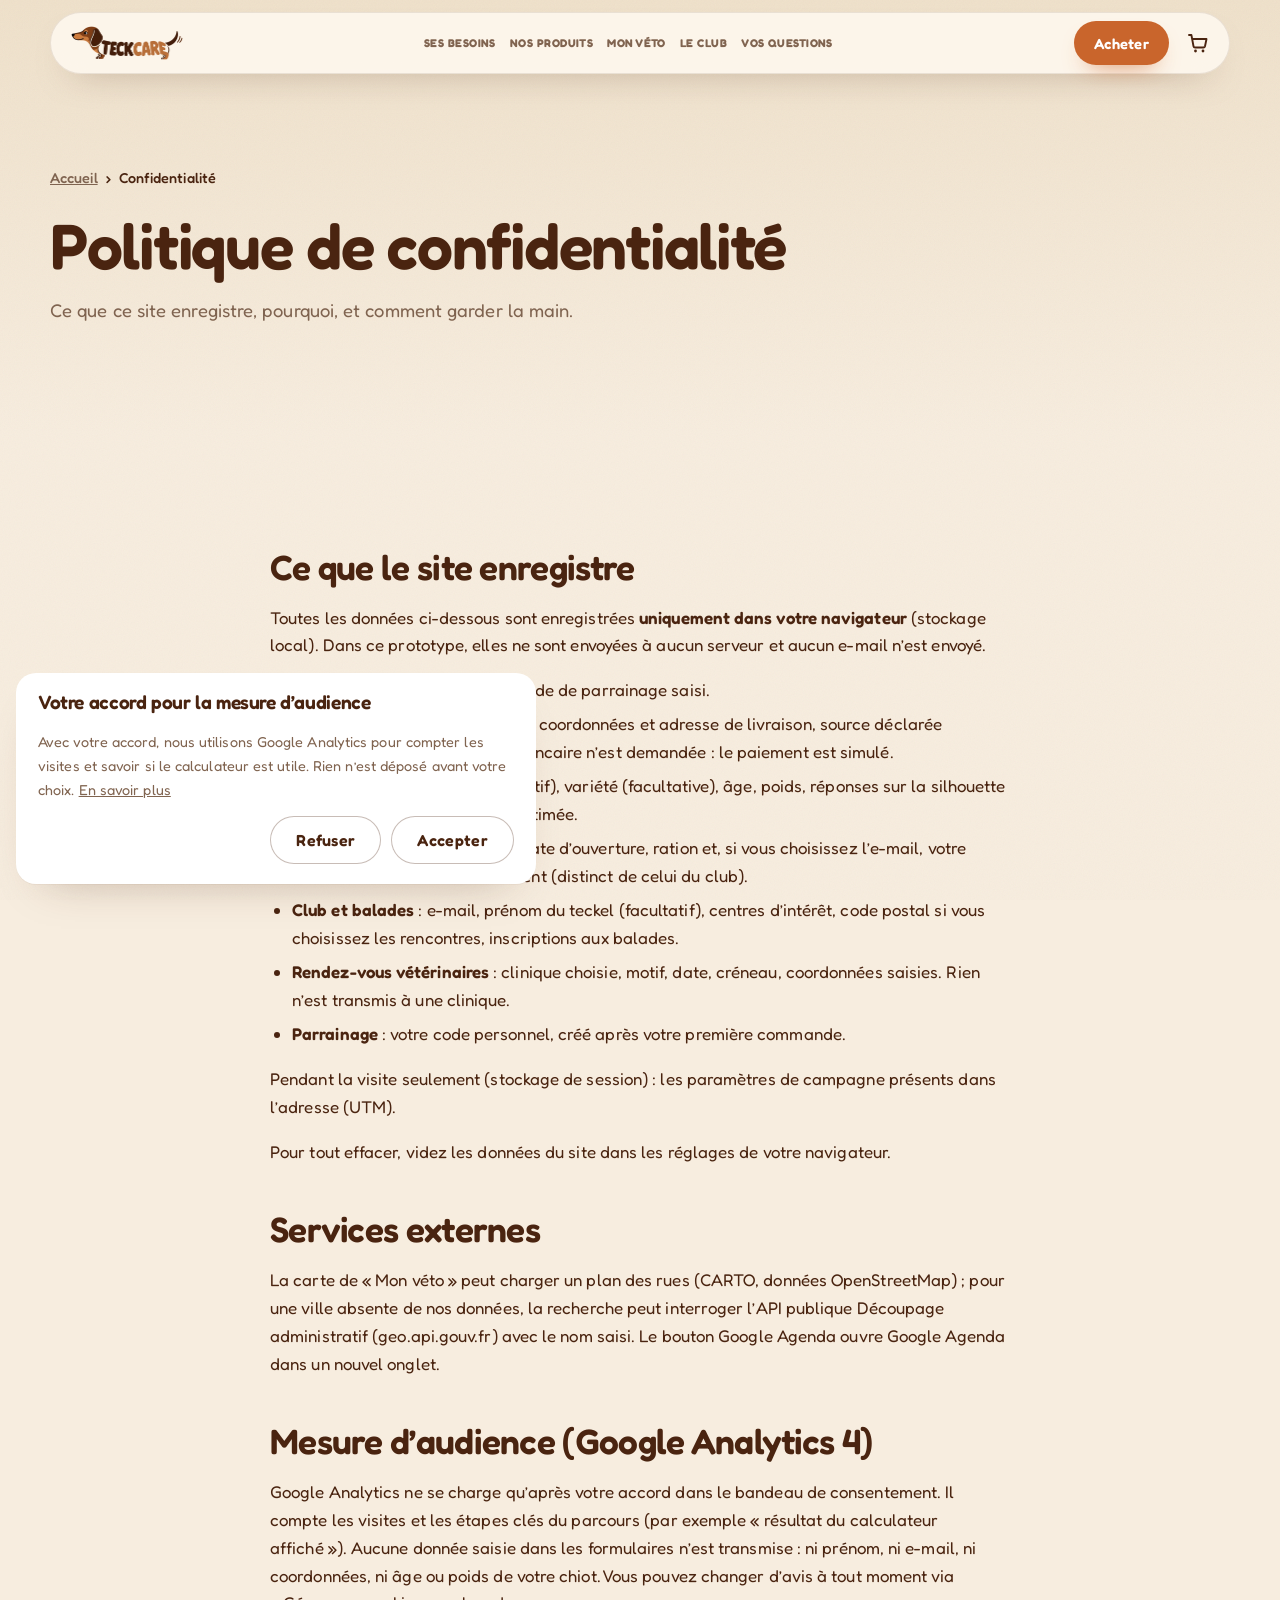
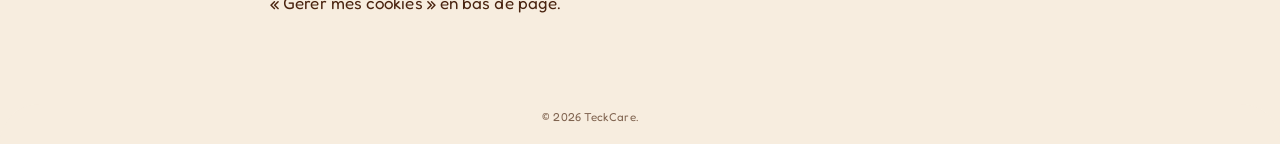
<file: confidentialite.html>
<!DOCTYPE html>
<html lang="fr" data-base="">
<head>
<meta charset="utf-8">
<meta name="viewport" content="width=device-width, initial-scale=1, viewport-fit=cover">
<title>Politique de confidentialité | TeckCare</title>
<meta name="description" content="Données enregistrées par le site TeckCare, mesure d’audience avec consentement et droits des utilisateurs (modèle à compléter).">
<meta name="theme-color" content="#F7EBDA">
<link rel="canonical" href="https://lehelloenora-dev.github.io/teckcare/confidentialite.html">
<meta property="og:type" content="website"><meta property="og:locale" content="fr_FR"><meta property="og:site_name" content="TeckCare">
<meta property="og:title" content="Politique de confidentialité | TeckCare"><meta property="og:description" content="Données enregistrées par le site TeckCare, mesure d’audience avec consentement et droits des utilisateurs (modèle à compléter).">
<meta property="og:image" content="https://lehelloenora-dev.github.io/teckcare/assets/club/balade-800.webp"><meta name="twitter:card" content="summary_large_image">
<link rel="icon" type="image/png" sizes="32x32" href="assets/favicon-32.png">
<link rel="apple-touch-icon" href="assets/apple-touch-icon.png">
<link rel="preload" href="assets/fonts/fredoka.woff2" as="font" type="font/woff2" crossorigin>
<link rel="preload" href="assets/fonts/nunito.woff2" as="font" type="font/woff2" crossorigin>
<link rel="stylesheet" href="style.css?v=20261104-2">
<script>document.documentElement.classList.add('js');if(!window.matchMedia('(prefers-reduced-motion: reduce)').matches)document.documentElement.classList.add('motion-ok');</script>

</head>
<body>
<svg width="0" height="0" style="position:absolute" aria-hidden="true" focusable="false"><defs>
<symbol id="i-cart" viewBox="0 0 24 24"><path d="M3 4h2.4l2.1 11.2a1.6 1.6 0 0 0 1.6 1.3h8.3a1.6 1.6 0 0 0 1.6-1.2L20.5 8H6.2" fill="none" stroke="currentColor" stroke-width="1.9" stroke-linecap="round" stroke-linejoin="round"/><circle cx="9.5" cy="20" r="1.4" fill="currentColor"/><circle cx="17" cy="20" r="1.4" fill="currentColor"/></symbol>
</defs></svg>
<a class="skip-link" href="#contenu">Aller au contenu</a>
<header class="site-header" id="top">
  <div class="container header-inner">
    <a class="brand" href="index.html" aria-label="TeckCare — accueil"><img src="assets/logo.webp" width="150" height="45" alt="TeckCare"></a>
    <nav class="nav" aria-label="Navigation principale">
      <a href="index.html#calculateur">Ses besoins</a>
      <a href="index.html#croquettes">Nos produits</a>
      <a href="index.html#sante">Mon véto</a>
      <a href="index.html#club">Le club</a>
      <a href="index.html#faq">Vos questions</a>
    </nav>
    <div class="header-actions">
      <a class="btn btn--primary btn--sm header-cta" href="index.html#croquettes" data-buy-cta>Acheter</a>
      <button class="icon-btn cart-btn" type="button" data-open-cart aria-label="Ouvrir le panier"><svg width="24" height="24" aria-hidden="true"><use href="#i-cart"/></svg><span class="cart-count" data-cart-count aria-hidden="true">0</span></button>
      <button class="icon-btn menu-btn" type="button" aria-expanded="false" aria-controls="mobile-menu" aria-label="Ouvrir le menu"><span class="burger" aria-hidden="true"><i></i><i></i><i></i></span></button>
    </div>
  </div>
  <nav class="mobile-menu" id="mobile-menu" aria-label="Menu mobile" hidden>
    <a href="index.html">Accueil</a>
    <a href="index.html#calculateur">Ses besoins</a>
    <a href="index.html#croquettes">Nos produits</a>
    <a href="index.html#sante">Mon véto</a>
    <a href="index.html#club">Le club TeckCare</a>
    <a href="index.html#faq">Vos questions</a>
  </nav>
</header>
<main id="contenu">
<section class="page-hero"><div class="container">
  <nav class="crumbs" aria-label="Fil d’Ariane"><a href="index.html">Accueil</a><span aria-hidden="true">›</span><span>Confidentialité</span></nav>
  <h1>Politique de confidentialité</h1>
  <p class="lead">Ce que ce site enregistre, pourquoi, et comment garder la main.</p>
</div></section>
<div class="container prose">
<h2>Ce que le site enregistre</h2>
<p>Toutes les données ci-dessous sont enregistrées <strong>uniquement dans votre navigateur</strong> (stockage local). Dans ce prototype, elles ne sont envoyées à aucun serveur et aucun e-mail n’est envoyé.</p>
<ul>
  <li><strong>Panier</strong>&nbsp;: articles, quantités et code de parrainage saisi.</li>
  <li><strong>Commande</strong>&nbsp;: articles, montants, coordonnées et adresse de livraison, source déclarée (facultative). Aucune donnée bancaire n’est demandée&nbsp;: le paiement est simulé.</li>
  <li><strong>Profil du chiot</strong>&nbsp;: prénom (facultatif), variété (facultative), âge, poids, réponses sur la silhouette et habitudes de sortie, ration estimée.</li>
  <li><strong>Rappel de fin de sac</strong>&nbsp;: format, date d’ouverture, ration et, si vous choisissez l’e-mail, votre adresse avec votre consentement (distinct de celui du club).</li>
  <li><strong>Club et balades</strong>&nbsp;: e-mail, prénom du teckel (facultatif), centres d’intérêt, code postal si vous choisissez les rencontres, inscriptions aux balades.</li>
  <li><strong>Rendez-vous vétérinaires</strong>&nbsp;: clinique choisie, motif, date, créneau, coordonnées saisies. Rien n’est transmis à une clinique.</li>
  <li><strong>Parrainage</strong>&nbsp;: votre code personnel, créé après votre première commande.</li>
</ul>
<p>Pendant la visite seulement (stockage de session)&nbsp;: les paramètres de campagne présents dans l’adresse (UTM).</p>
<p>Pour tout effacer, videz les données du site dans les réglages de votre navigateur.</p>

<h2>Services externes</h2>
<p>La carte de «&nbsp;Mon véto&nbsp;» peut charger un plan des rues (CARTO, données OpenStreetMap)&nbsp;; pour une ville absente de nos données, la recherche peut interroger l’API publique Découpage administratif (geo.api.gouv.fr) avec le nom saisi. Le bouton Google Agenda ouvre Google Agenda dans un nouvel onglet.</p>

<h2>Mesure d’audience (Google Analytics 4)</h2>
<p>Google Analytics ne se charge qu’après votre accord dans le bandeau de consentement. Il compte les visites et les étapes clés du parcours (par exemple «&nbsp;résultat du calculateur affiché&nbsp;»). Aucune donnée saisie dans les formulaires n’est transmise&nbsp;: ni prénom, ni e-mail, ni coordonnées, ni âge ou poids de votre chiot. Vous pouvez changer d’avis à tout moment via «&nbsp;Gérer mes cookies&nbsp;» en bas de page.</p>
</div>
</main>
<footer class="site-footer">
  <div class="container footer-grid">
    <div class="footer-brand">
      <img src="assets/logo.webp" width="170" height="51" alt="TeckCare" loading="lazy">
      <p class="footer-mif"><span class="mif-flag" aria-hidden="true"><i></i><i></i><i></i></span><span><b>Fabriqué en France</b>Poulet frais &amp; saumon, sans colorants ni conservateurs artificiels.</span></p>
    </div>
    <nav aria-label="Découvrir">
      <h2 class="footer-title">TeckCare</h2>
      <ul>
        <li><a href="index.html#hero">Accueil</a></li>
        <li><a href="index.html#calculateur">Ses besoins</a></li>
        <li><a href="index.html#croquettes">Nos produits</a></li>
        <li><a href="index.html#sante">Mon véto</a></li>
        <li><a href="index.html#club">Le club</a></li>
        <li><a href="index.html#faq">Vos questions</a></li>
      </ul>
    </nav>
    <nav aria-label="Informations">
      <h2 class="footer-title">Informations</h2>
      <ul>
        <li><a href="mentions-legales.html">Mentions légales</a></li>
        <li><a href="mentions-legales.html#cgv">Conditions de vente</a></li>
        <li><a href="confidentialite.html">Confidentialité</a></li>
        <li><button type="button" class="link-btn" data-manage-cookies hidden>Gérer mes cookies</button></li>
      </ul>
    </nav>
  </div>
  <div class="container footer-bottom">
    <p>© 2026 TeckCare.</p>
  </div>
</footer>
<div class="kibble-layer" id="kibble-layer" aria-hidden="true"></div>
<div class="toast" id="toast" role="status" aria-live="polite"></div>
<script src="config.js?v=20261104-2"></script>
<script src="script.js?v=20261104-2" defer></script>
<script src="fx.js?v=20261104-2" defer></script>
</body>
</html>
</file>
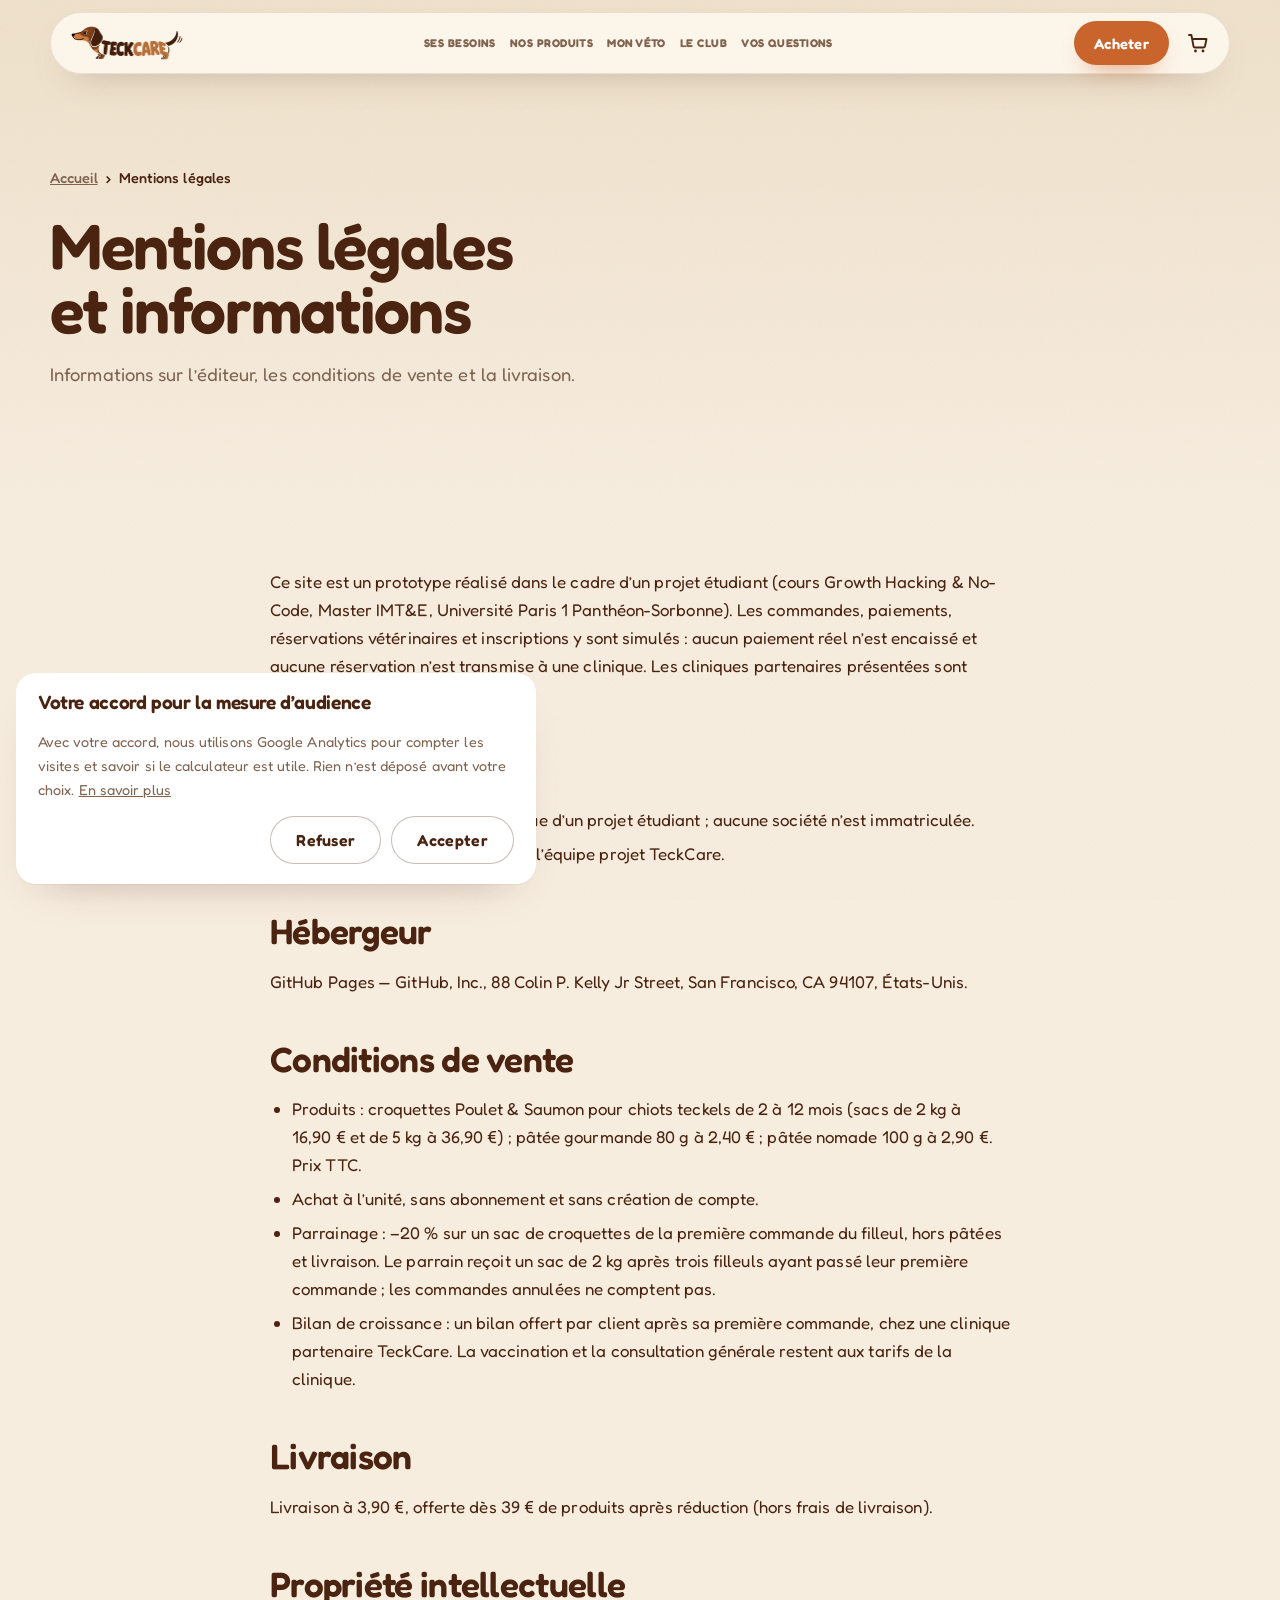
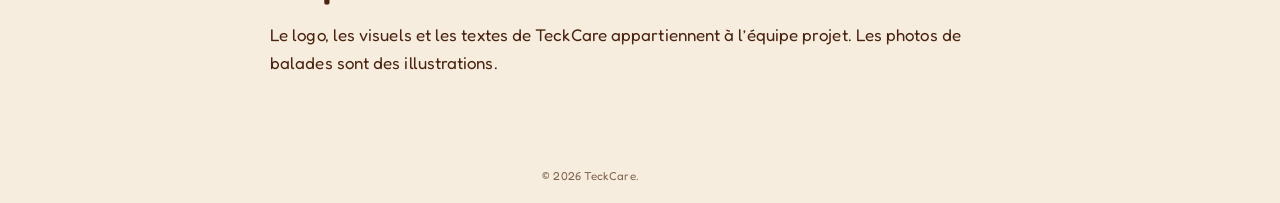
<file: mentions-legales.html>
<!DOCTYPE html>
<html lang="fr" data-base="">
<head>
<meta charset="utf-8">
<meta name="viewport" content="width=device-width, initial-scale=1, viewport-fit=cover">
<title>Mentions légales | TeckCare</title>
<meta name="description" content="Mentions légales, conditions de vente et informations de livraison de TeckCare (modèle à compléter).">
<meta name="theme-color" content="#F7EBDA">
<link rel="canonical" href="https://lehelloenora-dev.github.io/teckcare/mentions-legales.html">
<meta property="og:type" content="website"><meta property="og:locale" content="fr_FR"><meta property="og:site_name" content="TeckCare">
<meta property="og:title" content="Mentions légales | TeckCare"><meta property="og:description" content="Mentions légales, conditions de vente et informations de livraison de TeckCare (modèle à compléter).">
<meta property="og:image" content="https://lehelloenora-dev.github.io/teckcare/assets/club/balade-800.webp"><meta name="twitter:card" content="summary_large_image">
<link rel="icon" type="image/png" sizes="32x32" href="assets/favicon-32.png">
<link rel="apple-touch-icon" href="assets/apple-touch-icon.png">
<link rel="preload" href="assets/fonts/fredoka.woff2" as="font" type="font/woff2" crossorigin>
<link rel="preload" href="assets/fonts/nunito.woff2" as="font" type="font/woff2" crossorigin>
<link rel="stylesheet" href="style.css?v=20261104-2">
<script>document.documentElement.classList.add('js');if(!window.matchMedia('(prefers-reduced-motion: reduce)').matches)document.documentElement.classList.add('motion-ok');</script>

</head>
<body>
<svg width="0" height="0" style="position:absolute" aria-hidden="true" focusable="false"><defs>
<symbol id="i-cart" viewBox="0 0 24 24"><path d="M3 4h2.4l2.1 11.2a1.6 1.6 0 0 0 1.6 1.3h8.3a1.6 1.6 0 0 0 1.6-1.2L20.5 8H6.2" fill="none" stroke="currentColor" stroke-width="1.9" stroke-linecap="round" stroke-linejoin="round"/><circle cx="9.5" cy="20" r="1.4" fill="currentColor"/><circle cx="17" cy="20" r="1.4" fill="currentColor"/></symbol>
</defs></svg>
<a class="skip-link" href="#contenu">Aller au contenu</a>
<header class="site-header" id="top">
  <div class="container header-inner">
    <a class="brand" href="index.html" aria-label="TeckCare — accueil"><img src="assets/logo.webp" width="150" height="45" alt="TeckCare"></a>
    <nav class="nav" aria-label="Navigation principale">
      <a href="index.html#calculateur">Ses besoins</a>
      <a href="index.html#croquettes">Nos produits</a>
      <a href="index.html#sante">Mon véto</a>
      <a href="index.html#club">Le club</a>
      <a href="index.html#faq">Vos questions</a>
    </nav>
    <div class="header-actions">
      <a class="btn btn--primary btn--sm header-cta" href="index.html#croquettes" data-buy-cta>Acheter</a>
      <button class="icon-btn cart-btn" type="button" data-open-cart aria-label="Ouvrir le panier"><svg width="24" height="24" aria-hidden="true"><use href="#i-cart"/></svg><span class="cart-count" data-cart-count aria-hidden="true">0</span></button>
      <button class="icon-btn menu-btn" type="button" aria-expanded="false" aria-controls="mobile-menu" aria-label="Ouvrir le menu"><span class="burger" aria-hidden="true"><i></i><i></i><i></i></span></button>
    </div>
  </div>
  <nav class="mobile-menu" id="mobile-menu" aria-label="Menu mobile" hidden>
    <a href="index.html">Accueil</a>
    <a href="index.html#calculateur">Ses besoins</a>
    <a href="index.html#croquettes">Nos produits</a>
    <a href="index.html#sante">Mon véto</a>
    <a href="index.html#club">Le club TeckCare</a>
    <a href="index.html#faq">Vos questions</a>
  </nav>
</header>
<main id="contenu">
<section class="page-hero"><div class="container">
  <nav class="crumbs" aria-label="Fil d’Ariane"><a href="index.html">Accueil</a><span aria-hidden="true">›</span><span>Mentions légales</span></nav>
  <h1>Mentions légales et informations</h1>
  <p class="lead">Informations sur l’éditeur, les conditions de vente et la livraison.</p>
</div></section>
<div class="container prose">
<p class="ml-proto">Ce site est un prototype réalisé dans le cadre d’un projet étudiant (cours Growth Hacking &amp; No-Code, Master IMT&amp;E, Université Paris 1 Panthéon-Sorbonne). Les commandes, paiements, réservations vétérinaires et inscriptions y sont simulés&nbsp;: aucun paiement réel n’est encaissé et aucune réservation n’est transmise à une clinique. Les cliniques partenaires présentées sont fictives.</p>

<h2 id="mentions">Éditeur du site</h2>
<ul>
  <li>Dénomination&nbsp;: TeckCare, marque d’un projet étudiant&nbsp;; aucune société n’est immatriculée.</li>
  <li>Responsable de la publication&nbsp;: l’équipe projet TeckCare.</li>
</ul>

<h2>Hébergeur</h2>
<p>GitHub Pages — GitHub, Inc., 88 Colin P. Kelly Jr Street, San Francisco, CA 94107, États-Unis.</p>

<h2 id="cgv">Conditions de vente</h2>
<ul>
  <li>Produits&nbsp;: croquettes Poulet &amp; Saumon pour chiots teckels de 2 à 12&nbsp;mois (sacs de 2&nbsp;kg à 16,90&nbsp;€ et de 5&nbsp;kg à 36,90&nbsp;€)&nbsp;; pâtée gourmande 80&nbsp;g à 2,40&nbsp;€&nbsp;; pâtée nomade 100&nbsp;g à 2,90&nbsp;€. Prix TTC.</li>
  <li>Achat à l’unité, sans abonnement et sans création de compte.</li>
  <li>Parrainage&nbsp;: −20&nbsp;% sur un sac de croquettes de la première commande du filleul, hors pâtées et livraison. Le parrain reçoit un sac de 2&nbsp;kg après trois filleuls ayant passé leur première commande&nbsp;; les commandes annulées ne comptent pas.</li>
  <li>Bilan de croissance&nbsp;: un bilan offert par client après sa première commande, chez une clinique partenaire TeckCare. La vaccination et la consultation générale restent aux tarifs de la clinique.</li>
</ul>

<h2 id="livraison">Livraison</h2>
<p>Livraison à 3,90&nbsp;€, offerte dès 39&nbsp;€ de produits après réduction (hors frais de livraison).</p>

<h2>Propriété intellectuelle</h2>
<p>Le logo, les visuels et les textes de TeckCare appartiennent à l’équipe projet. Les photos de balades sont des illustrations.</p>
</div>
</main>
<footer class="site-footer">
  <div class="container footer-grid">
    <div class="footer-brand">
      <img src="assets/logo.webp" width="170" height="51" alt="TeckCare" loading="lazy">
      <p class="footer-mif"><span class="mif-flag" aria-hidden="true"><i></i><i></i><i></i></span><span><b>Fabriqué en France</b>Poulet frais &amp; saumon, sans colorants ni conservateurs artificiels.</span></p>
    </div>
    <nav aria-label="Découvrir">
      <h2 class="footer-title">TeckCare</h2>
      <ul>
        <li><a href="index.html#hero">Accueil</a></li>
        <li><a href="index.html#calculateur">Ses besoins</a></li>
        <li><a href="index.html#croquettes">Nos produits</a></li>
        <li><a href="index.html#sante">Mon véto</a></li>
        <li><a href="index.html#club">Le club</a></li>
        <li><a href="index.html#faq">Vos questions</a></li>
      </ul>
    </nav>
    <nav aria-label="Informations">
      <h2 class="footer-title">Informations</h2>
      <ul>
        <li><a href="mentions-legales.html">Mentions légales</a></li>
        <li><a href="mentions-legales.html#cgv">Conditions de vente</a></li>
        <li><a href="confidentialite.html">Confidentialité</a></li>
        <li><button type="button" class="link-btn" data-manage-cookies hidden>Gérer mes cookies</button></li>
      </ul>
    </nav>
  </div>
  <div class="container footer-bottom">
    <p>© 2026 TeckCare.</p>
  </div>
</footer>
<div class="kibble-layer" id="kibble-layer" aria-hidden="true"></div>
<div class="toast" id="toast" role="status" aria-live="polite"></div>
<script src="config.js?v=20261104-2"></script>
<script src="script.js?v=20261104-2" defer></script>
<script src="fx.js?v=20261104-2" defer></script>
</body>
</html>
</file>
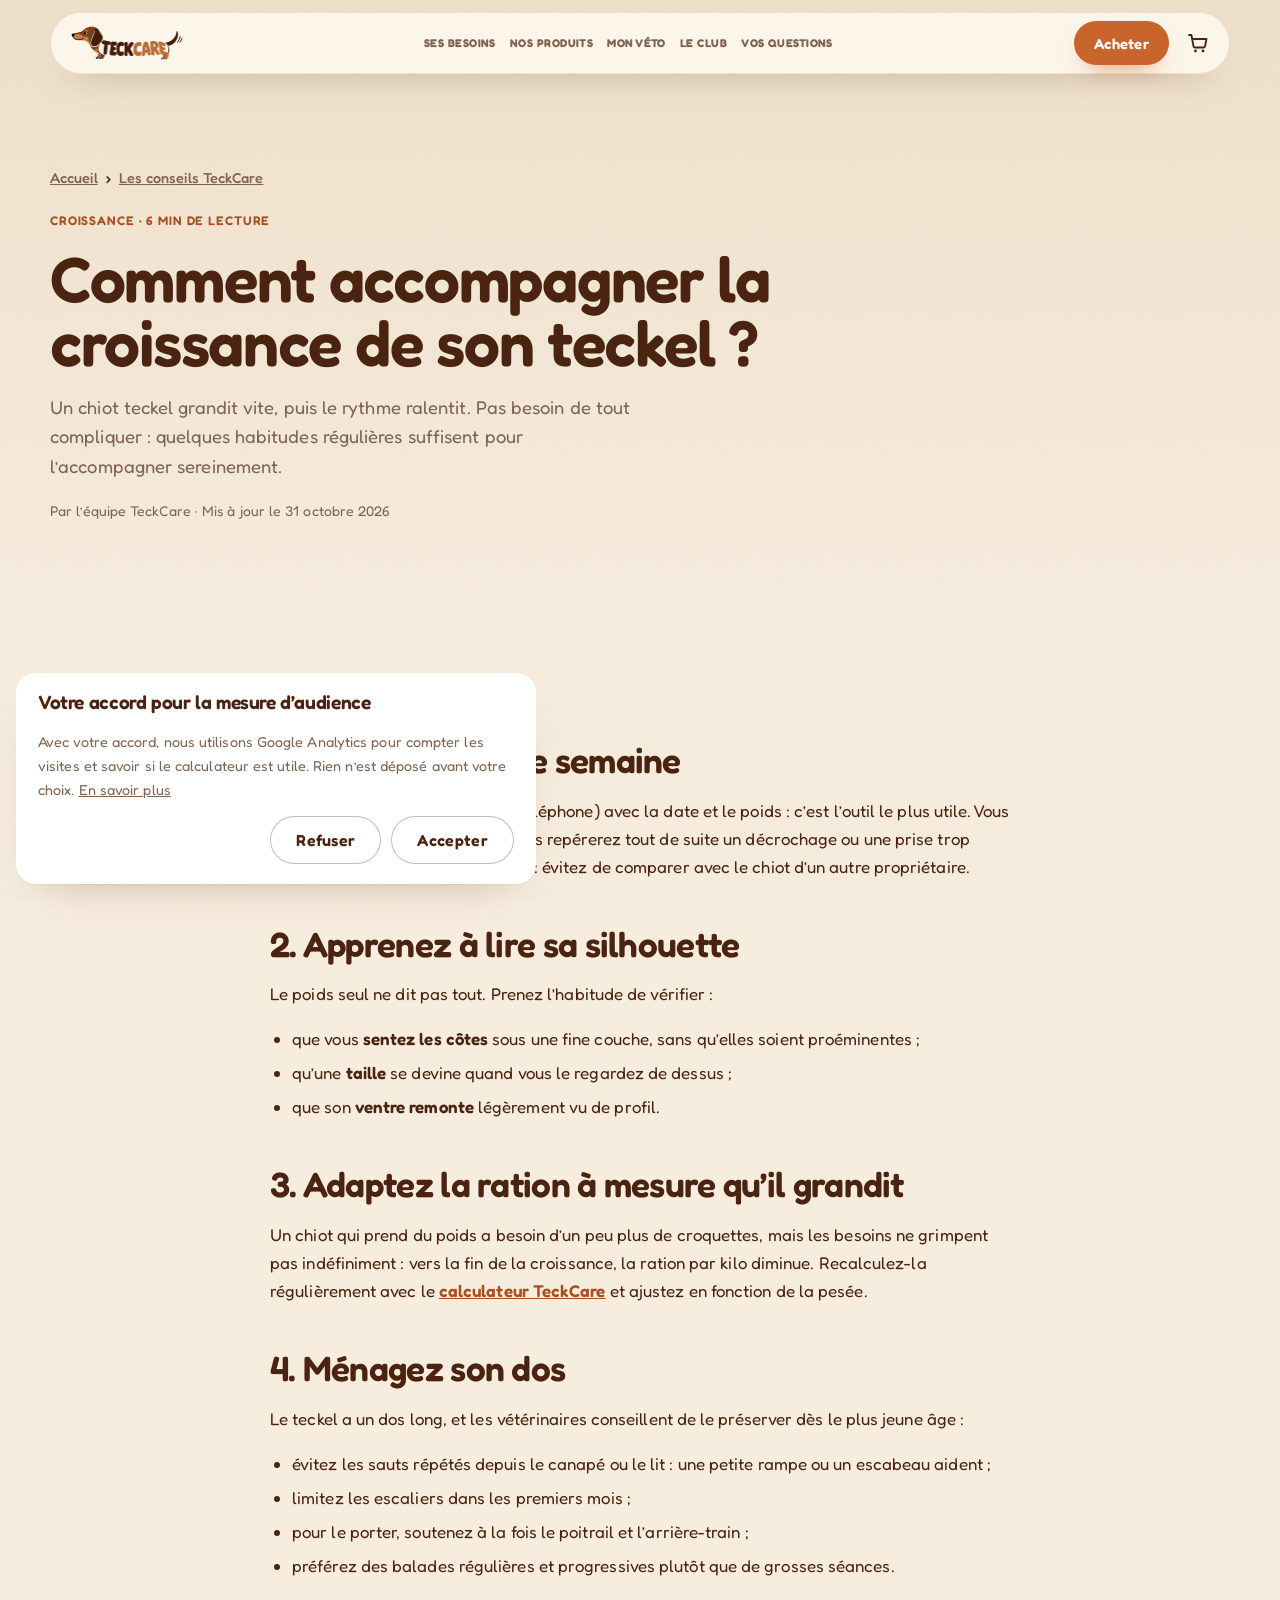
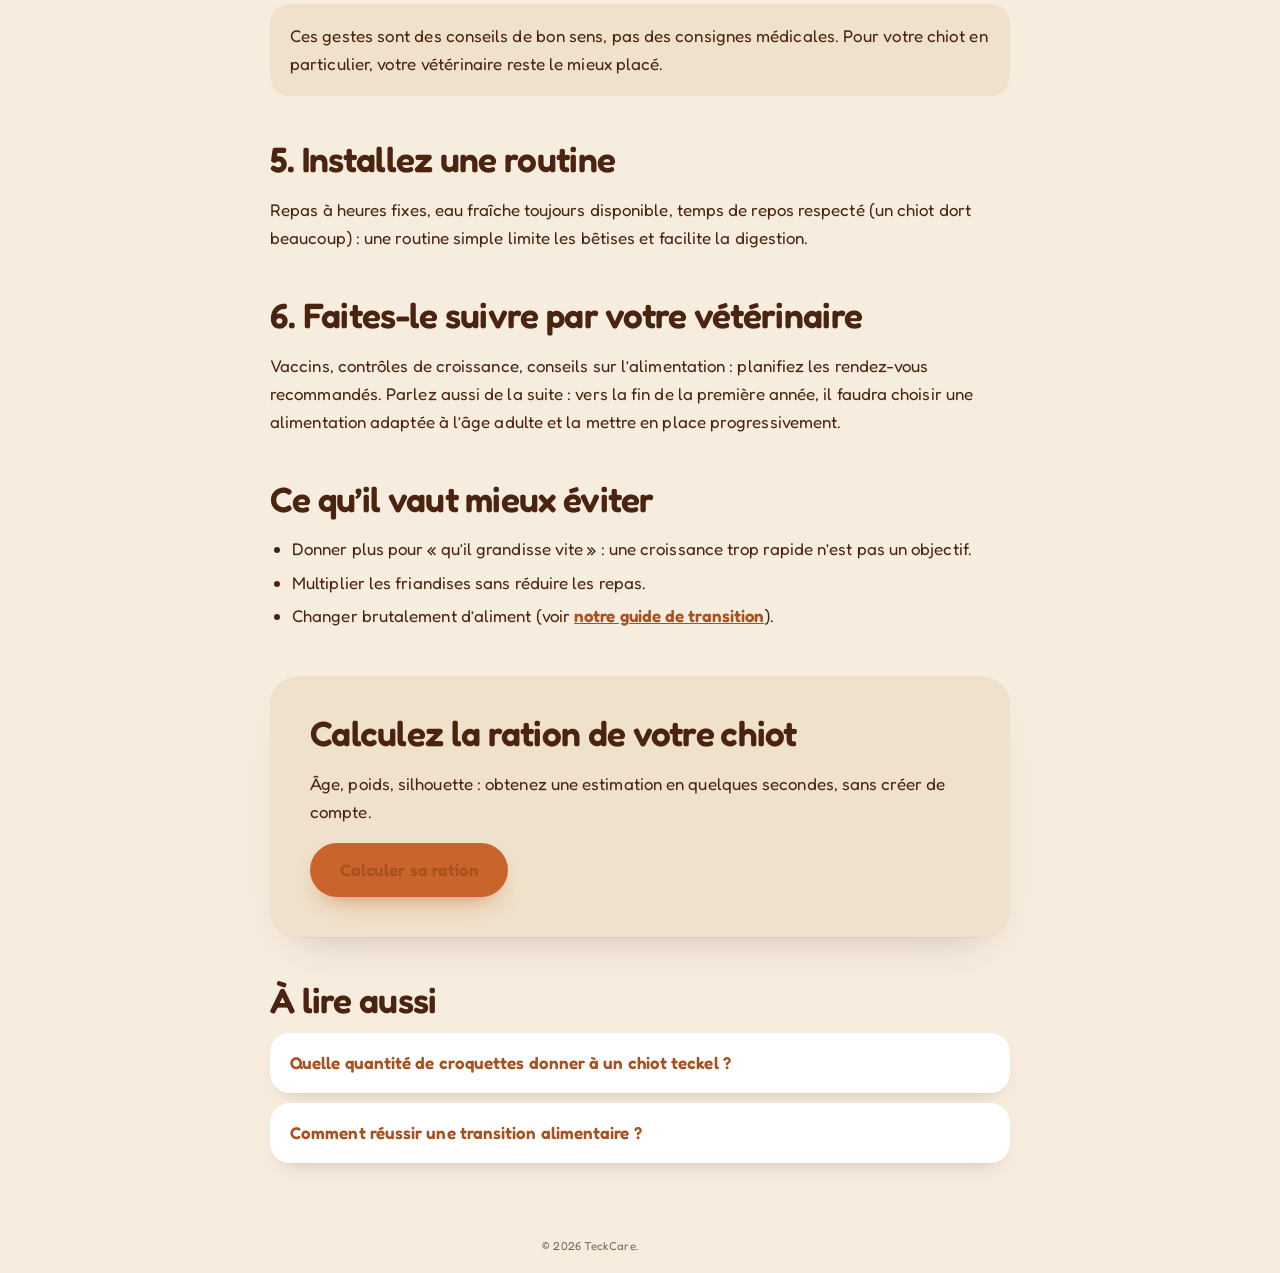
<file: conseils/accompagner-croissance-teckel.html>
<!DOCTYPE html>
<html lang="fr" data-base="../">
<head>
<meta charset="utf-8">
<meta name="viewport" content="width=device-width, initial-scale=1, viewport-fit=cover">
<title>Comment accompagner la croissance de son teckel ? | TeckCare</title>
<meta name="description" content="Pesée, silhouette, ration, activité et suivi vétérinaire : les gestes simples pour accompagner la croissance de votre chiot teckel, de 2 à 12 mois.">
<meta name="theme-color" content="#F7EBDA">
<link rel="canonical" href="https://lehelloenora-dev.github.io/teckcare/conseils/accompagner-croissance-teckel.html">
<meta property="og:type" content="article"><meta property="og:locale" content="fr_FR"><meta property="og:site_name" content="TeckCare">
<meta property="og:title" content="Comment accompagner la croissance de son teckel ? | TeckCare"><meta property="og:description" content="Pesée, silhouette, ration, activité et suivi vétérinaire : les gestes simples pour accompagner la croissance de votre chiot teckel, de 2 à 12 mois.">
<meta property="og:image" content="https://lehelloenora-dev.github.io/teckcare/assets/club/balade-800.webp"><meta name="twitter:card" content="summary_large_image">
<link rel="icon" type="image/png" sizes="32x32" href="../assets/favicon-32.png">
<link rel="apple-touch-icon" href="../assets/apple-touch-icon.png">
<link rel="preload" href="../assets/fonts/fredoka.woff2" as="font" type="font/woff2" crossorigin>
<link rel="preload" href="../assets/fonts/nunito.woff2" as="font" type="font/woff2" crossorigin>
<link rel="stylesheet" href="../style.css?v=20261104-2">
<script>document.documentElement.classList.add('js');if(!window.matchMedia('(prefers-reduced-motion: reduce)').matches)document.documentElement.classList.add('motion-ok');</script>
<script type="application/ld+json">{"@context": "https://schema.org", "@type": "Article", "headline": "Comment accompagner la croissance de son teckel ?", "description": "Pesée, silhouette, ration, activité et suivi vétérinaire : les gestes simples pour accompagner la croissance de votre chiot teckel, de 2 à 12 mois.", "inLanguage": "fr-FR", "datePublished": "2026-10-31", "dateModified": "2026-10-31", "author": {"@type": "Organization", "name": "TeckCare"}, "publisher": {"@type": "Organization", "name": "TeckCare"}, "image": "https://lehelloenora-dev.github.io/teckcare/assets/club/balade-800.webp", "mainEntityOfPage": "https://lehelloenora-dev.github.io/teckcare/conseils/accompagner-croissance-teckel.html"}</script>
</head>
<body>
<svg width="0" height="0" style="position:absolute" aria-hidden="true" focusable="false"><defs>
<symbol id="i-cart" viewBox="0 0 24 24"><path d="M3 4h2.4l2.1 11.2a1.6 1.6 0 0 0 1.6 1.3h8.3a1.6 1.6 0 0 0 1.6-1.2L20.5 8H6.2" fill="none" stroke="currentColor" stroke-width="1.9" stroke-linecap="round" stroke-linejoin="round"/><circle cx="9.5" cy="20" r="1.4" fill="currentColor"/><circle cx="17" cy="20" r="1.4" fill="currentColor"/></symbol>
</defs></svg>
<a class="skip-link" href="#contenu">Aller au contenu</a>
<header class="site-header" id="top">
  <div class="container header-inner">
    <a class="brand" href="../index.html" aria-label="TeckCare — accueil"><img src="../assets/logo.webp" width="150" height="45" alt="TeckCare"></a>
    <nav class="nav" aria-label="Navigation principale">
      <a href="../index.html#calculateur">Ses besoins</a>
      <a href="../index.html#croquettes">Nos produits</a>
      <a href="../index.html#sante">Mon véto</a>
      <a href="../index.html#club">Le club</a>
      <a href="../index.html#faq">Vos questions</a>
    </nav>
    <div class="header-actions">
      <a class="btn btn--primary btn--sm header-cta" href="../index.html#croquettes" data-buy-cta>Acheter</a>
      <button class="icon-btn cart-btn" type="button" data-open-cart aria-label="Ouvrir le panier"><svg width="24" height="24" aria-hidden="true"><use href="#i-cart"/></svg><span class="cart-count" data-cart-count aria-hidden="true">0</span></button>
      <button class="icon-btn menu-btn" type="button" aria-expanded="false" aria-controls="mobile-menu" aria-label="Ouvrir le menu"><span class="burger" aria-hidden="true"><i></i><i></i><i></i></span></button>
    </div>
  </div>
  <nav class="mobile-menu" id="mobile-menu" aria-label="Menu mobile" hidden>
    <a href="../index.html">Accueil</a>
    <a href="../index.html#calculateur">Ses besoins</a>
    <a href="../index.html#croquettes">Nos produits</a>
    <a href="../index.html#sante">Mon véto</a>
    <a href="../index.html#club">Le club TeckCare</a>
    <a href="../index.html#faq">Vos questions</a>
  </nav>
</header>
<main id="contenu">
<section class="page-hero"><div class="container">
  <nav class="crumbs" aria-label="Fil d’Ariane"><a href="../index.html">Accueil</a><span aria-hidden="true">›</span><a href="../index.html#conseils">Les conseils TeckCare</a></nav>
  <p class="eyebrow">Croissance · 6 min de lecture</p>
  <h1>Comment accompagner la croissance de son teckel ?</h1>
  <p class="lead">Un chiot teckel grandit vite, puis le rythme ralentit. Pas besoin de tout compliquer : quelques habitudes régulières suffisent pour l’accompagner sereinement.</p>
  <p class="meta">Par l’équipe TeckCare · Mis à jour le 31 octobre 2026</p>
</div></section>
<article class="container prose">

<h2>1. Pesez-le chaque semaine</h2>
<p>Un carnet (ou une note sur votre téléphone) avec la date et le poids : c’est l’outil le plus utile. Vous verrez la courbe se dessiner et vous repérerez tout de suite un décrochage ou une prise trop rapide. Chaque chiot a son rythme : évitez de comparer avec le chiot d’un autre propriétaire.</p>

<h2>2. Apprenez à lire sa silhouette</h2>
<p>Le poids seul ne dit pas tout. Prenez l’habitude de vérifier :</p>
<ul>
  <li>que vous <strong>sentez les côtes</strong> sous une fine couche, sans qu’elles soient proéminentes ;</li>
  <li>qu’une <strong>taille</strong> se devine quand vous le regardez de dessus ;</li>
  <li>que son <strong>ventre remonte</strong> légèrement vu de profil.</li>
</ul>

<h2>3. Adaptez la ration à mesure qu’il grandit</h2>
<p>Un chiot qui prend du poids a besoin d’un peu plus de croquettes, mais les besoins ne grimpent pas indéfiniment : vers la fin de la croissance, la ration par kilo diminue. Recalculez-la régulièrement avec le <a href="../index.html#calculateur">calculateur TeckCare</a> et ajustez en fonction de la pesée.</p>

<h2>4. Ménagez son dos</h2>
<p>Le teckel a un dos long, et les vétérinaires conseillent de le préserver dès le plus jeune âge :</p>
<ul>
  <li>évitez les sauts répétés depuis le canapé ou le lit : une petite rampe ou un escabeau aident ;</li>
  <li>limitez les escaliers dans les premiers mois ;</li>
  <li>pour le porter, soutenez à la fois le poitrail et l’arrière-train ;</li>
  <li>préférez des balades régulières et progressives plutôt que de grosses séances.</li>
</ul>
<div class="callout">Ces gestes sont des conseils de bon sens, pas des consignes médicales. Pour votre chiot en particulier, votre vétérinaire reste le mieux placé.</div>

<h2>5. Installez une routine</h2>
<p>Repas à heures fixes, eau fraîche toujours disponible, temps de repos respecté (un chiot dort beaucoup) : une routine simple limite les bêtises et facilite la digestion.</p>

<h2>6. Faites-le suivre par votre vétérinaire</h2>
<p>Vaccins, contrôles de croissance, conseils sur l’alimentation : planifiez les rendez-vous recommandés. Parlez aussi de la suite : vers la fin de la première année, il faudra choisir une alimentation adaptée à l’âge adulte et la mettre en place progressivement.</p>

<h2>Ce qu’il vaut mieux éviter</h2>
<ul>
  <li>Donner plus pour « qu’il grandisse vite » : une croissance trop rapide n’est pas un objectif.</li>
  <li>Multiplier les friandises sans réduire les repas.</li>
  <li>Changer brutalement d’aliment (voir <a href="transition-alimentaire-chiot-teckel.html">notre guide de transition</a>).</li>
</ul>

<div class="cta-box"><h2>Calculez la ration de votre chiot</h2><p>Âge, poids, silhouette : obtenez une estimation en quelques secondes, sans créer de compte.</p>
<a class="btn btn--primary btn--lg" href="../index.html#calculateur">Calculer sa ration</a></div>
<h2>À lire aussi</h2><div class="related"><a href="quantite-croquettes-chiot-teckel.html">Quelle quantité de croquettes donner à un chiot teckel ?</a><a href="transition-alimentaire-chiot-teckel.html">Comment réussir une transition alimentaire ?</a></div>
</article>
</main>
<footer class="site-footer">
  <div class="container footer-grid">
    <div class="footer-brand">
      <img src="../assets/logo.webp" width="170" height="51" alt="TeckCare" loading="lazy">
      <p class="footer-mif"><span class="mif-flag" aria-hidden="true"><i></i><i></i><i></i></span><span><b>Fabriqué en France</b>Poulet frais &amp; saumon, sans colorants ni conservateurs artificiels.</span></p>
    </div>
    <nav aria-label="Découvrir">
      <h2 class="footer-title">TeckCare</h2>
      <ul>
        <li><a href="../index.html#hero">Accueil</a></li>
        <li><a href="../index.html#calculateur">Ses besoins</a></li>
        <li><a href="../index.html#croquettes">Nos produits</a></li>
        <li><a href="../index.html#sante">Mon véto</a></li>
        <li><a href="../index.html#club">Le club</a></li>
        <li><a href="../index.html#faq">Vos questions</a></li>
      </ul>
    </nav>
    <nav aria-label="Informations">
      <h2 class="footer-title">Informations</h2>
      <ul>
        <li><a href="../mentions-legales.html">Mentions légales</a></li>
        <li><a href="../mentions-legales.html#cgv">Conditions de vente</a></li>
        <li><a href="../confidentialite.html">Confidentialité</a></li>
        <li><button type="button" class="link-btn" data-manage-cookies hidden>Gérer mes cookies</button></li>
      </ul>
    </nav>
  </div>
  <div class="container footer-bottom">
    <p>© 2026 TeckCare.</p>
  </div>
</footer>
<div class="kibble-layer" id="kibble-layer" aria-hidden="true"></div>
<div class="toast" id="toast" role="status" aria-live="polite"></div>
<script src="../config.js?v=20261104-2"></script>
<script src="../script.js?v=20261104-2" defer></script>
<script src="../fx.js?v=20261104-2" defer></script>
</body>
</html>
</file>
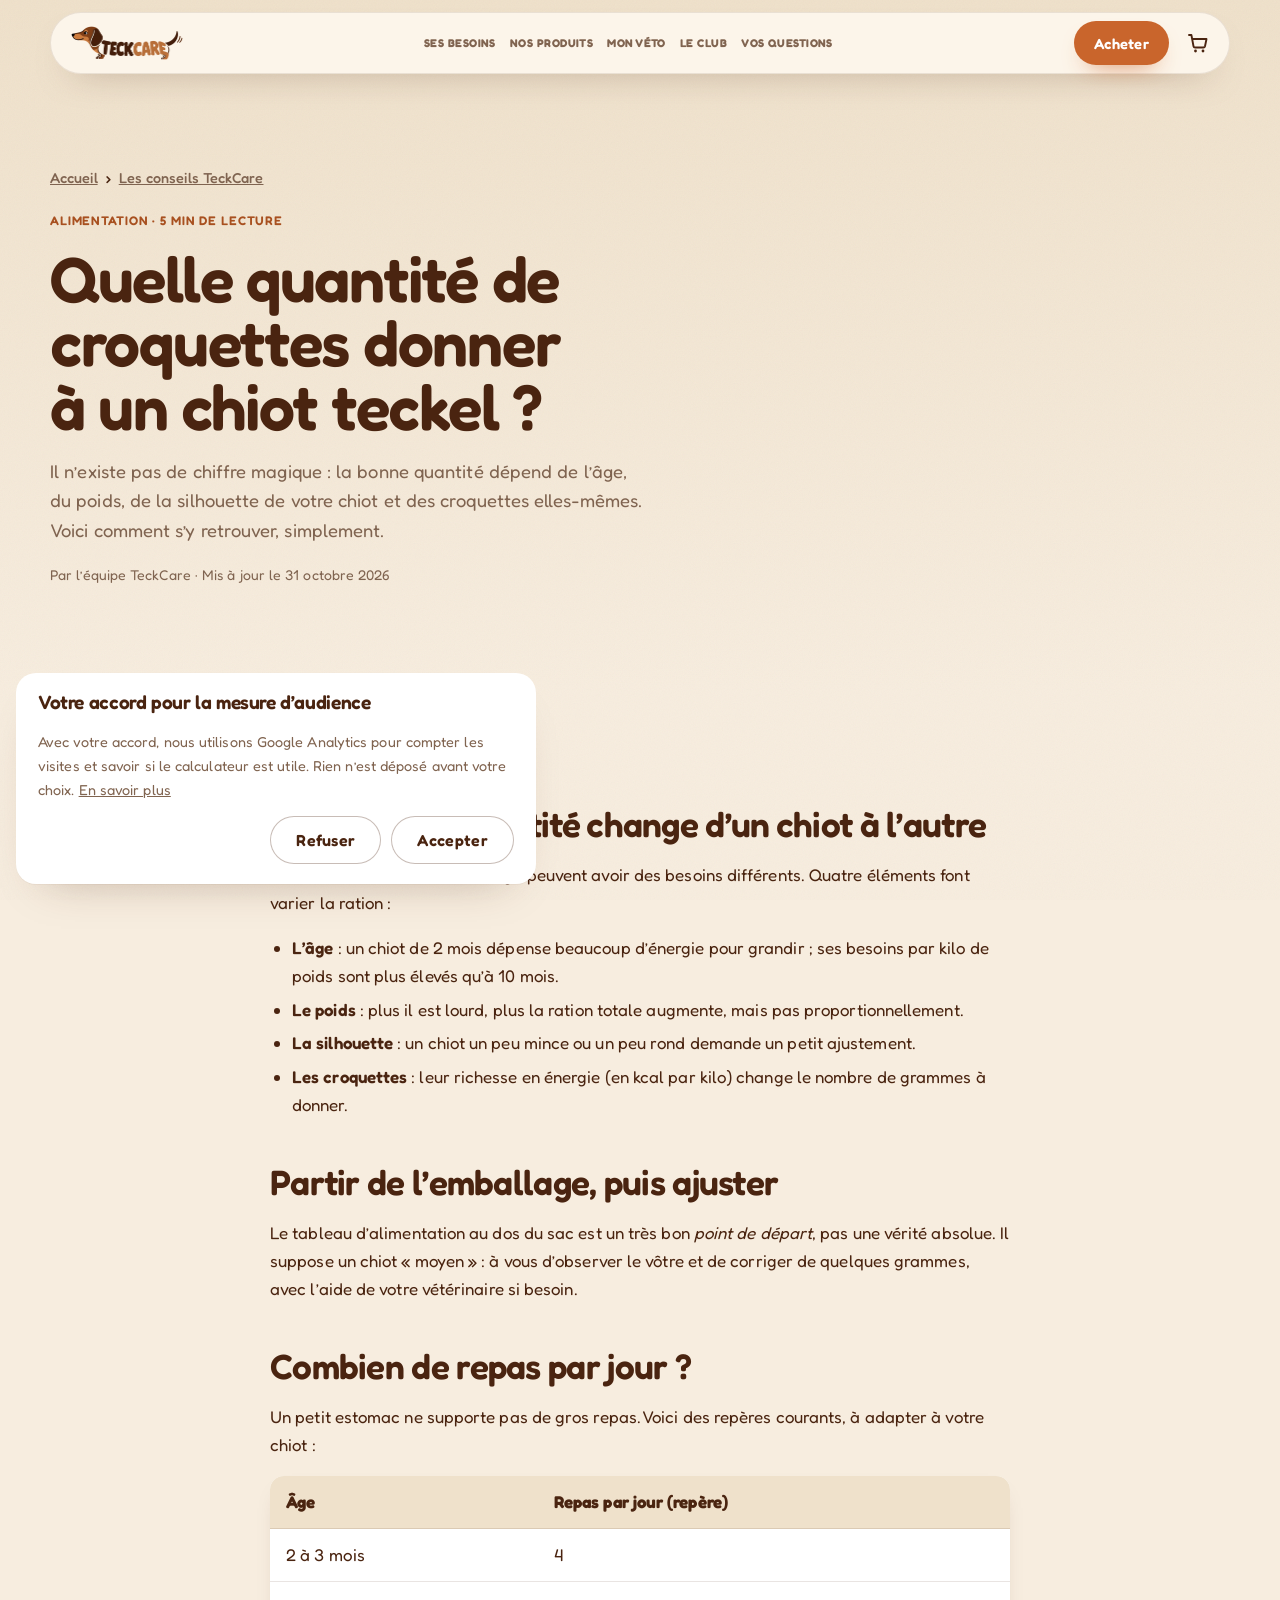
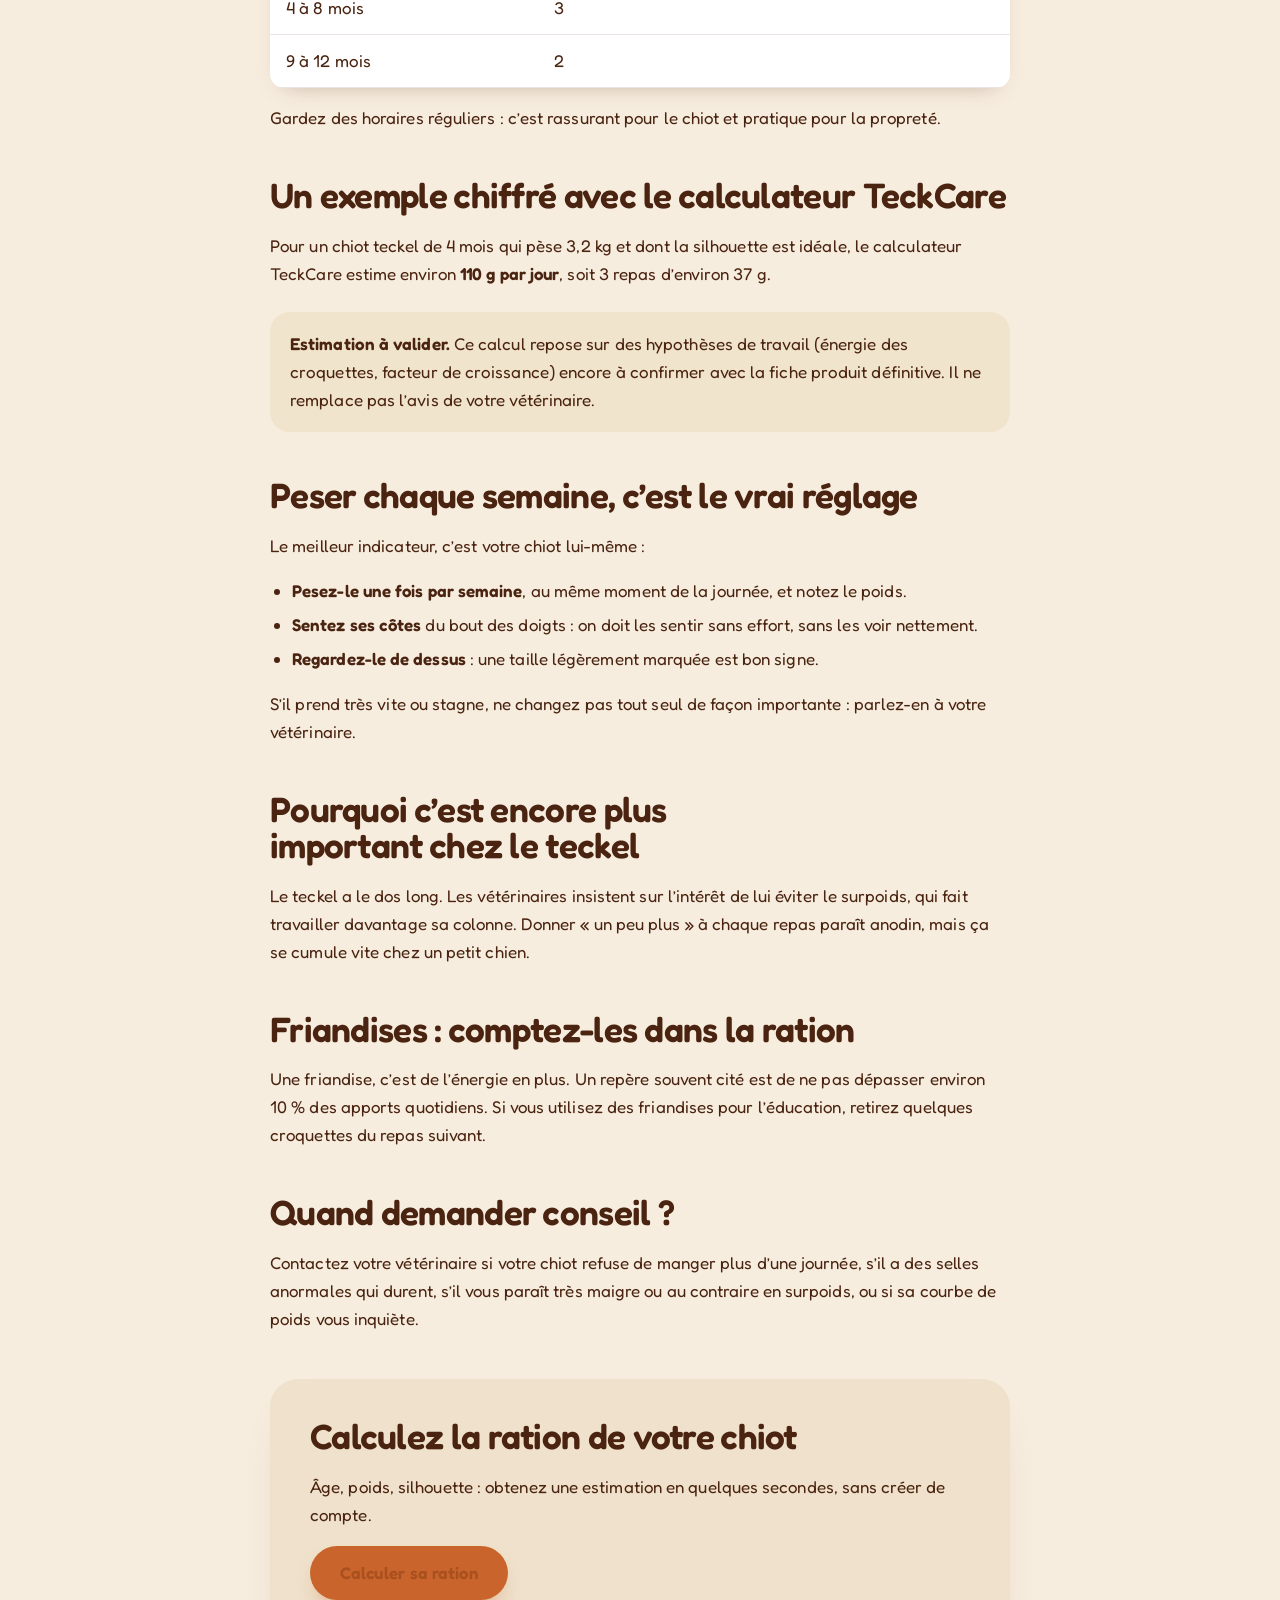
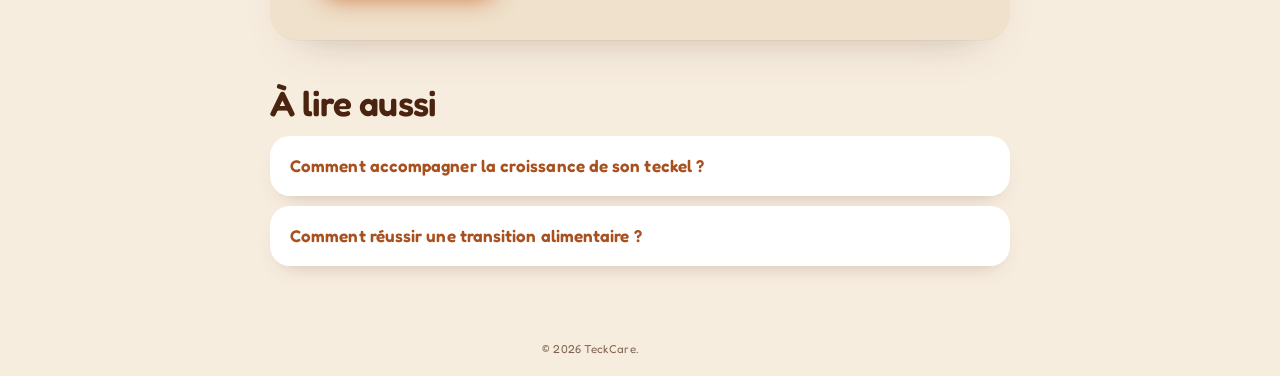
<file: conseils/quantite-croquettes-chiot-teckel.html>
<!DOCTYPE html>
<html lang="fr" data-base="../">
<head>
<meta charset="utf-8">
<meta name="viewport" content="width=device-width, initial-scale=1, viewport-fit=cover">
<title>Quelle quantité de croquettes donner à un chiot teckel ? | TeckCare</title>
<meta name="description" content="Quelle ration pour un chiot teckel de 2 à 12 mois ? Comprendre la quantité de croquettes, le nombre de repas et comment ajuster grâce à la pesée.">
<meta name="theme-color" content="#F7EBDA">
<link rel="canonical" href="https://lehelloenora-dev.github.io/teckcare/conseils/quantite-croquettes-chiot-teckel.html">
<meta property="og:type" content="article"><meta property="og:locale" content="fr_FR"><meta property="og:site_name" content="TeckCare">
<meta property="og:title" content="Quelle quantité de croquettes donner à un chiot teckel ? | TeckCare"><meta property="og:description" content="Quelle ration pour un chiot teckel de 2 à 12 mois ? Comprendre la quantité de croquettes, le nombre de repas et comment ajuster grâce à la pesée.">
<meta property="og:image" content="https://lehelloenora-dev.github.io/teckcare/assets/club/balade-800.webp"><meta name="twitter:card" content="summary_large_image">
<link rel="icon" type="image/png" sizes="32x32" href="../assets/favicon-32.png">
<link rel="apple-touch-icon" href="../assets/apple-touch-icon.png">
<link rel="preload" href="../assets/fonts/fredoka.woff2" as="font" type="font/woff2" crossorigin>
<link rel="preload" href="../assets/fonts/nunito.woff2" as="font" type="font/woff2" crossorigin>
<link rel="stylesheet" href="../style.css?v=20261104-2">
<script>document.documentElement.classList.add('js');if(!window.matchMedia('(prefers-reduced-motion: reduce)').matches)document.documentElement.classList.add('motion-ok');</script>
<script type="application/ld+json">{"@context": "https://schema.org", "@type": "Article", "headline": "Quelle quantité de croquettes donner à un chiot teckel ?", "description": "Quelle ration pour un chiot teckel de 2 à 12 mois ? Comprendre la quantité de croquettes, le nombre de repas et comment ajuster grâce à la pesée.", "inLanguage": "fr-FR", "datePublished": "2026-10-31", "dateModified": "2026-10-31", "author": {"@type": "Organization", "name": "TeckCare"}, "publisher": {"@type": "Organization", "name": "TeckCare"}, "image": "https://lehelloenora-dev.github.io/teckcare/assets/club/balade-800.webp", "mainEntityOfPage": "https://lehelloenora-dev.github.io/teckcare/conseils/quantite-croquettes-chiot-teckel.html"}</script>
</head>
<body>
<svg width="0" height="0" style="position:absolute" aria-hidden="true" focusable="false"><defs>
<symbol id="i-cart" viewBox="0 0 24 24"><path d="M3 4h2.4l2.1 11.2a1.6 1.6 0 0 0 1.6 1.3h8.3a1.6 1.6 0 0 0 1.6-1.2L20.5 8H6.2" fill="none" stroke="currentColor" stroke-width="1.9" stroke-linecap="round" stroke-linejoin="round"/><circle cx="9.5" cy="20" r="1.4" fill="currentColor"/><circle cx="17" cy="20" r="1.4" fill="currentColor"/></symbol>
</defs></svg>
<a class="skip-link" href="#contenu">Aller au contenu</a>
<header class="site-header" id="top">
  <div class="container header-inner">
    <a class="brand" href="../index.html" aria-label="TeckCare — accueil"><img src="../assets/logo.webp" width="150" height="45" alt="TeckCare"></a>
    <nav class="nav" aria-label="Navigation principale">
      <a href="../index.html#calculateur">Ses besoins</a>
      <a href="../index.html#croquettes">Nos produits</a>
      <a href="../index.html#sante">Mon véto</a>
      <a href="../index.html#club">Le club</a>
      <a href="../index.html#faq">Vos questions</a>
    </nav>
    <div class="header-actions">
      <a class="btn btn--primary btn--sm header-cta" href="../index.html#croquettes" data-buy-cta>Acheter</a>
      <button class="icon-btn cart-btn" type="button" data-open-cart aria-label="Ouvrir le panier"><svg width="24" height="24" aria-hidden="true"><use href="#i-cart"/></svg><span class="cart-count" data-cart-count aria-hidden="true">0</span></button>
      <button class="icon-btn menu-btn" type="button" aria-expanded="false" aria-controls="mobile-menu" aria-label="Ouvrir le menu"><span class="burger" aria-hidden="true"><i></i><i></i><i></i></span></button>
    </div>
  </div>
  <nav class="mobile-menu" id="mobile-menu" aria-label="Menu mobile" hidden>
    <a href="../index.html">Accueil</a>
    <a href="../index.html#calculateur">Ses besoins</a>
    <a href="../index.html#croquettes">Nos produits</a>
    <a href="../index.html#sante">Mon véto</a>
    <a href="../index.html#club">Le club TeckCare</a>
    <a href="../index.html#faq">Vos questions</a>
  </nav>
</header>
<main id="contenu">
<section class="page-hero"><div class="container">
  <nav class="crumbs" aria-label="Fil d’Ariane"><a href="../index.html">Accueil</a><span aria-hidden="true">›</span><a href="../index.html#conseils">Les conseils TeckCare</a></nav>
  <p class="eyebrow">Alimentation · 5 min de lecture</p>
  <h1>Quelle quantité de croquettes donner à un chiot teckel ?</h1>
  <p class="lead">Il n’existe pas de chiffre magique : la bonne quantité dépend de l’âge, du poids, de la silhouette de votre chiot et des croquettes elles-mêmes. Voici comment s’y retrouver, simplement.</p>
  <p class="meta">Par l’équipe TeckCare · Mis à jour le 31 octobre 2026</p>
</div></section>
<article class="container prose">

<h2>Pourquoi la quantité change d’un chiot à l’autre</h2>
<p>Deux chiots teckels du même âge peuvent avoir des besoins différents. Quatre éléments font varier la ration :</p>
<ul>
  <li><strong>L’âge</strong> : un chiot de 2 mois dépense beaucoup d’énergie pour grandir ; ses besoins par kilo de poids sont plus élevés qu’à 10 mois.</li>
  <li><strong>Le poids</strong> : plus il est lourd, plus la ration totale augmente, mais pas proportionnellement.</li>
  <li><strong>La silhouette</strong> : un chiot un peu mince ou un peu rond demande un petit ajustement.</li>
  <li><strong>Les croquettes</strong> : leur richesse en énergie (en kcal par kilo) change le nombre de grammes à donner.</li>
</ul>

<h2>Partir de l’emballage, puis ajuster</h2>
<p>Le tableau d’alimentation au dos du sac est un très bon <em>point de départ</em>, pas une vérité absolue. Il suppose un chiot « moyen » : à vous d’observer le vôtre et de corriger de quelques grammes, avec l’aide de votre vétérinaire si besoin.</p>

<h2>Combien de repas par jour&nbsp;?</h2>
<p>Un petit estomac ne supporte pas de gros repas. Voici des repères courants, à adapter à votre chiot :</p>
<table>
  <thead><tr><th>Âge</th><th>Repas par jour (repère)</th></tr></thead>
  <tbody>
    <tr><td>2 à 3 mois</td><td>4</td></tr>
    <tr><td>4 à 8 mois</td><td>3</td></tr>
    <tr><td>9 à 12 mois</td><td>2</td></tr>
  </tbody>
</table>
<p>Gardez des horaires réguliers : c’est rassurant pour le chiot et pratique pour la propreté.</p>

<h2>Un exemple chiffré avec le calculateur TeckCare</h2>
<p>Pour un chiot teckel de 4 mois qui pèse 3,2&nbsp;kg et dont la silhouette est idéale, le calculateur TeckCare estime environ <strong>110&nbsp;g par jour</strong>, soit 3 repas d’environ 37&nbsp;g.</p>
<div class="callout callout--warn"><strong>Estimation à valider.</strong> Ce calcul repose sur des hypothèses de travail (énergie des croquettes, facteur de croissance) encore à confirmer avec la fiche produit définitive. Il ne remplace pas l’avis de votre vétérinaire.</div>

<h2>Peser chaque semaine, c’est le vrai réglage</h2>
<p>Le meilleur indicateur, c’est votre chiot lui-même :</p>
<ul>
  <li><strong>Pesez-le une fois par semaine</strong>, au même moment de la journée, et notez le poids.</li>
  <li><strong>Sentez ses côtes</strong> du bout des doigts : on doit les sentir sans effort, sans les voir nettement.</li>
  <li><strong>Regardez-le de dessus</strong> : une taille légèrement marquée est bon signe.</li>
</ul>
<p>S’il prend très vite ou stagne, ne changez pas tout seul de façon importante : parlez-en à votre vétérinaire.</p>

<h2>Pourquoi c’est encore plus important chez le teckel</h2>
<p>Le teckel a le dos long. Les vétérinaires insistent sur l’intérêt de lui éviter le surpoids, qui fait travailler davantage sa colonne. Donner « un peu plus » à chaque repas paraît anodin, mais ça se cumule vite chez un petit chien.</p>

<h2>Friandises : comptez-les dans la ration</h2>
<p>Une friandise, c’est de l’énergie en plus. Un repère souvent cité est de ne pas dépasser environ 10&nbsp;% des apports quotidiens. Si vous utilisez des friandises pour l’éducation, retirez quelques croquettes du repas suivant.</p>

<h2>Quand demander conseil&nbsp;?</h2>
<p>Contactez votre vétérinaire si votre chiot refuse de manger plus d’une journée, s’il a des selles anormales qui durent, s’il vous paraît très maigre ou au contraire en surpoids, ou si sa courbe de poids vous inquiète.</p>

<div class="cta-box"><h2>Calculez la ration de votre chiot</h2><p>Âge, poids, silhouette : obtenez une estimation en quelques secondes, sans créer de compte.</p>
<a class="btn btn--primary btn--lg" href="../index.html#calculateur">Calculer sa ration</a></div>
<h2>À lire aussi</h2><div class="related"><a href="accompagner-croissance-teckel.html">Comment accompagner la croissance de son teckel ?</a><a href="transition-alimentaire-chiot-teckel.html">Comment réussir une transition alimentaire ?</a></div>
</article>
</main>
<footer class="site-footer">
  <div class="container footer-grid">
    <div class="footer-brand">
      <img src="../assets/logo.webp" width="170" height="51" alt="TeckCare" loading="lazy">
      <p class="footer-mif"><span class="mif-flag" aria-hidden="true"><i></i><i></i><i></i></span><span><b>Fabriqué en France</b>Poulet frais &amp; saumon, sans colorants ni conservateurs artificiels.</span></p>
    </div>
    <nav aria-label="Découvrir">
      <h2 class="footer-title">TeckCare</h2>
      <ul>
        <li><a href="../index.html#hero">Accueil</a></li>
        <li><a href="../index.html#calculateur">Ses besoins</a></li>
        <li><a href="../index.html#croquettes">Nos produits</a></li>
        <li><a href="../index.html#sante">Mon véto</a></li>
        <li><a href="../index.html#club">Le club</a></li>
        <li><a href="../index.html#faq">Vos questions</a></li>
      </ul>
    </nav>
    <nav aria-label="Informations">
      <h2 class="footer-title">Informations</h2>
      <ul>
        <li><a href="../mentions-legales.html">Mentions légales</a></li>
        <li><a href="../mentions-legales.html#cgv">Conditions de vente</a></li>
        <li><a href="../confidentialite.html">Confidentialité</a></li>
        <li><button type="button" class="link-btn" data-manage-cookies hidden>Gérer mes cookies</button></li>
      </ul>
    </nav>
  </div>
  <div class="container footer-bottom">
    <p>© 2026 TeckCare.</p>
  </div>
</footer>
<div class="kibble-layer" id="kibble-layer" aria-hidden="true"></div>
<div class="toast" id="toast" role="status" aria-live="polite"></div>
<script src="../config.js?v=20261104-2"></script>
<script src="../script.js?v=20261104-2" defer></script>
<script src="../fx.js?v=20261104-2" defer></script>
</body>
</html>
</file>
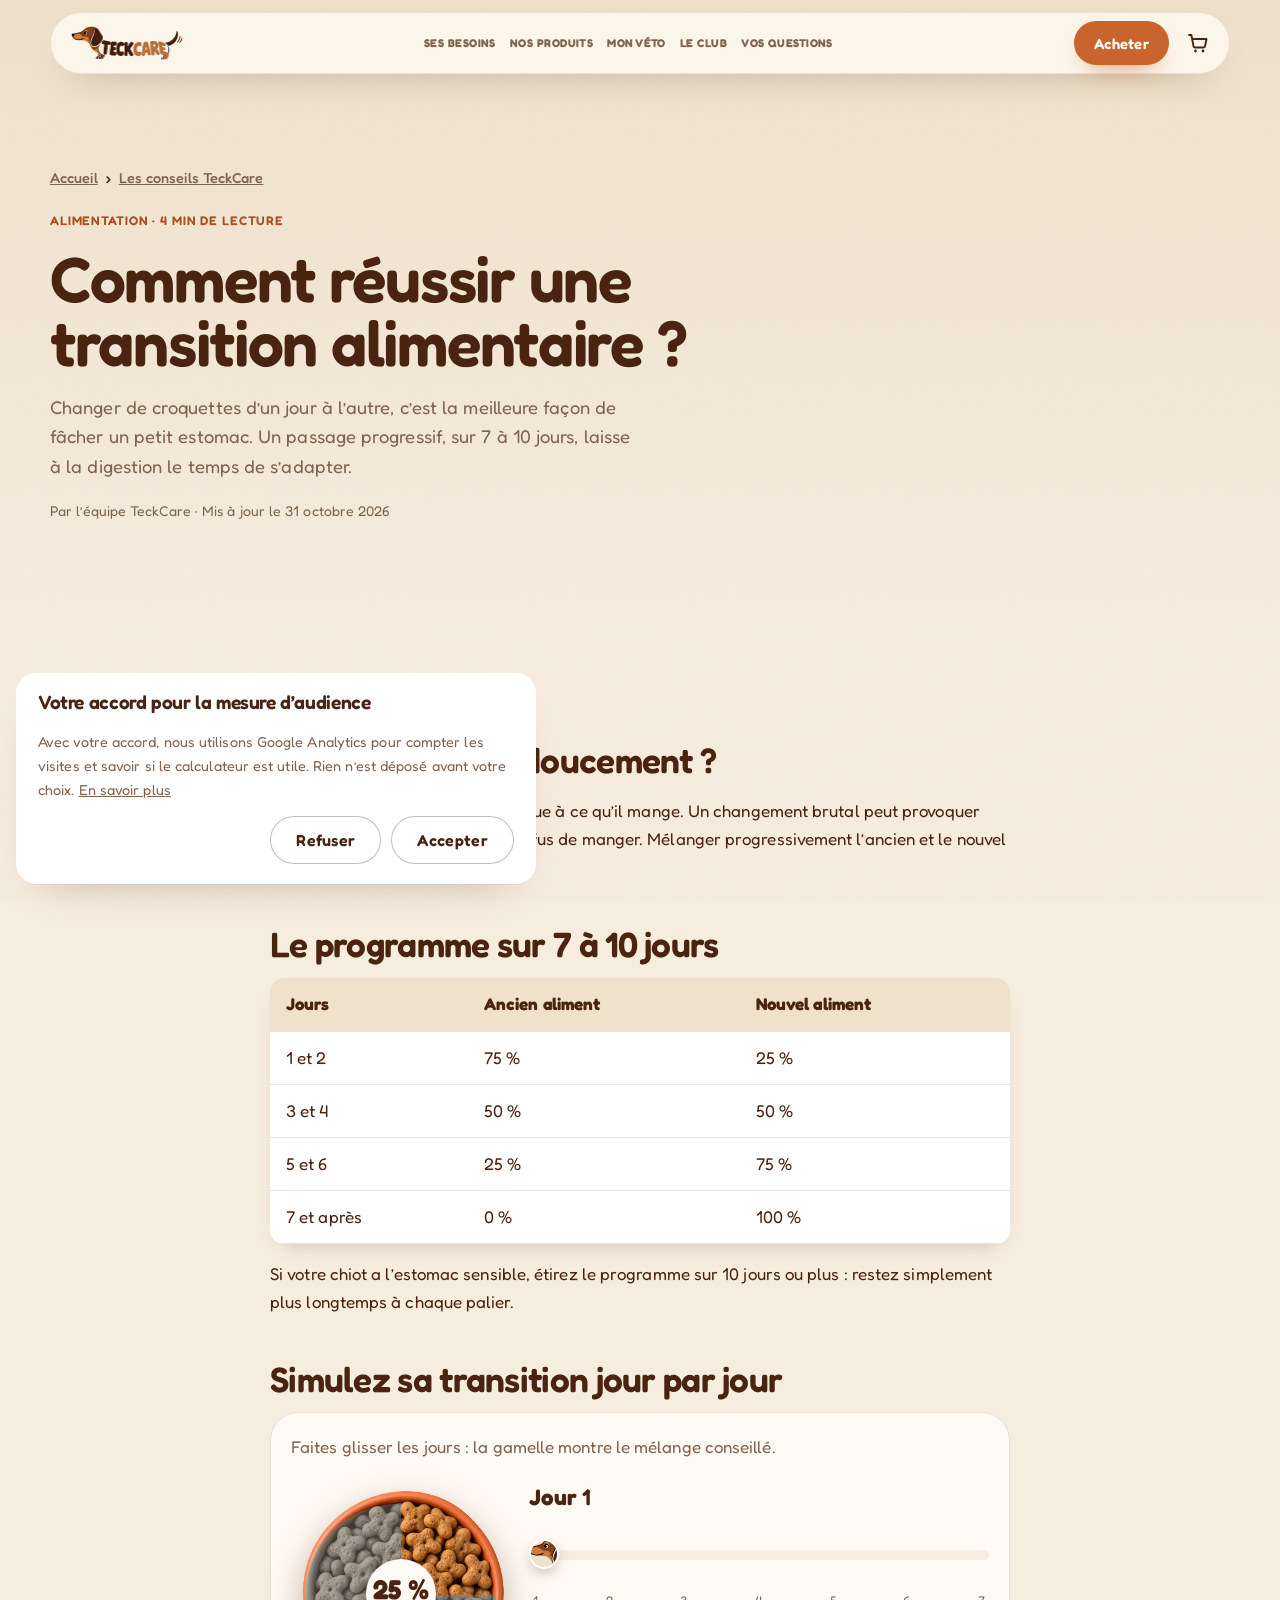
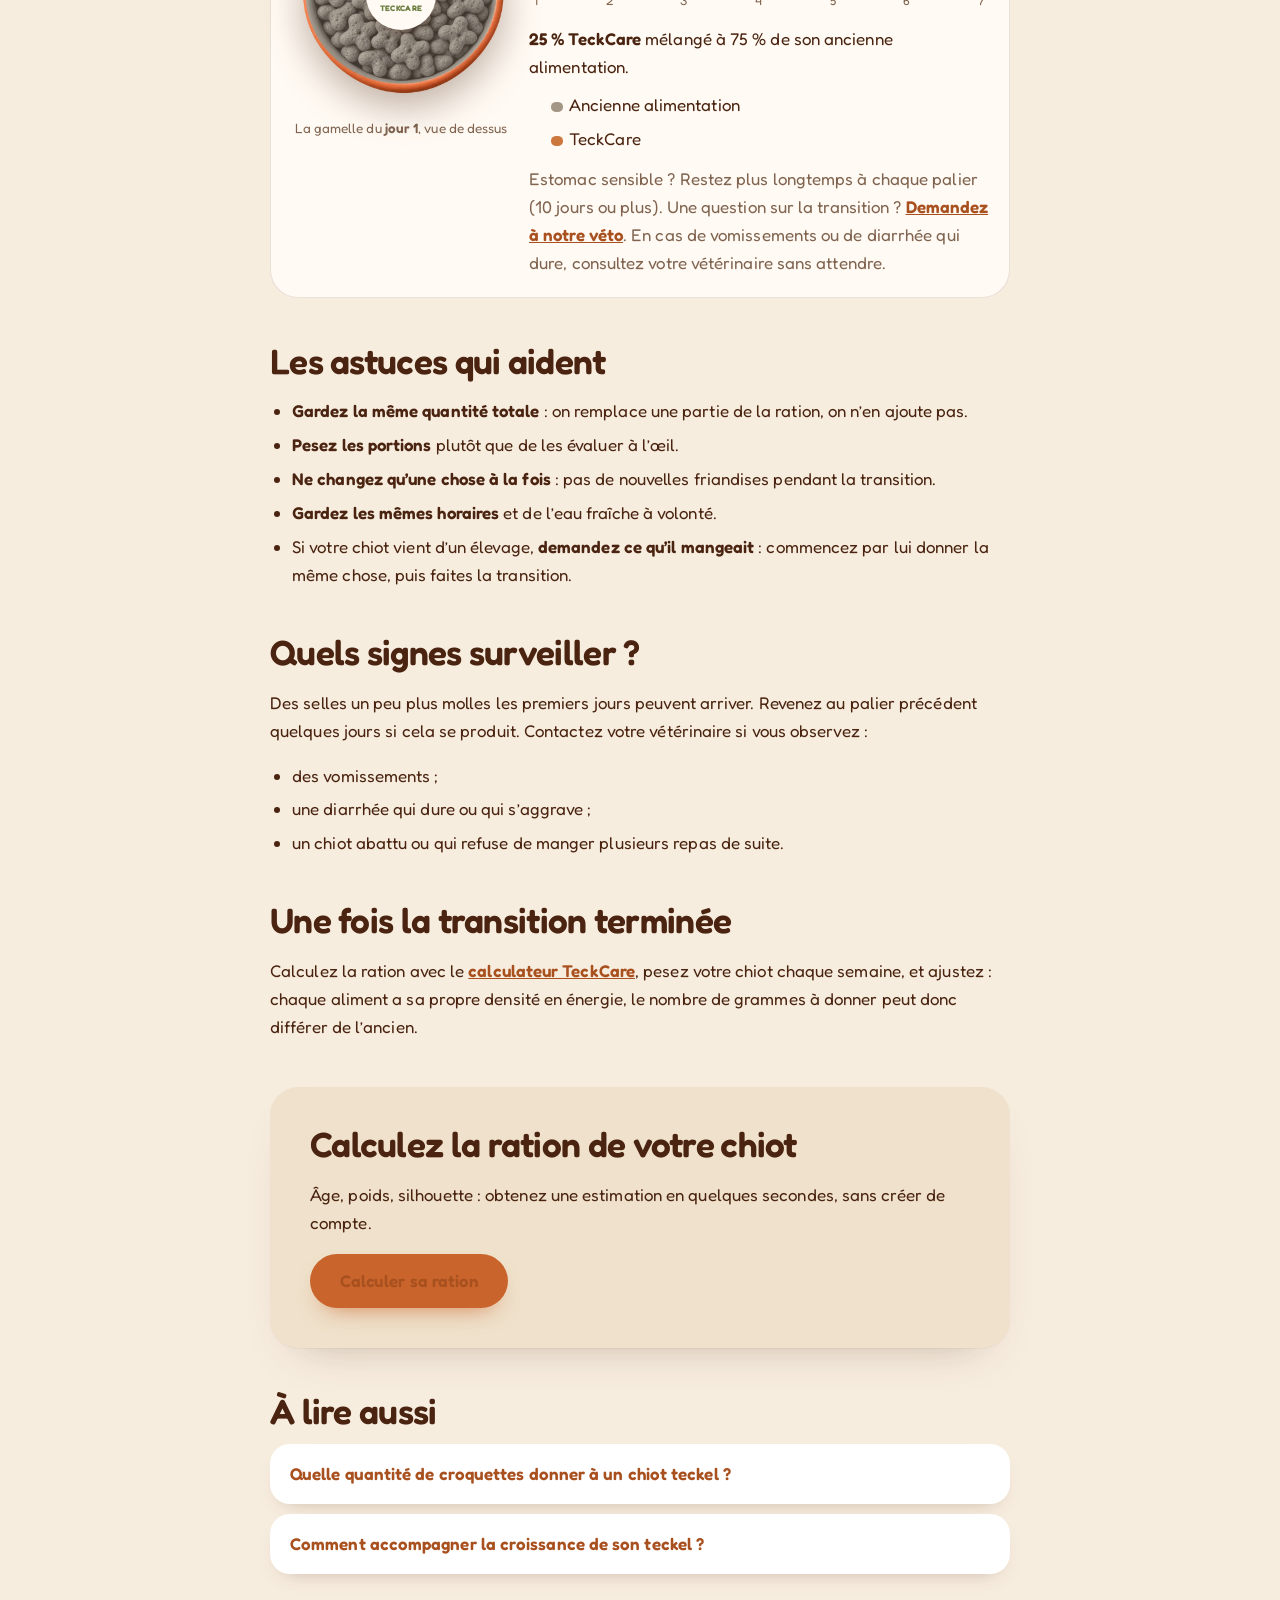
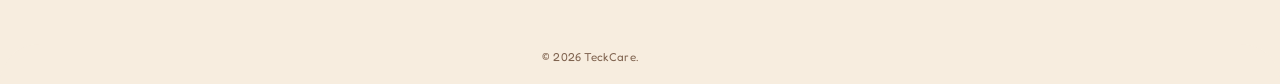
<file: conseils/transition-alimentaire-chiot-teckel.html>
<!DOCTYPE html>
<html lang="fr" data-base="../">
<head>
<meta charset="utf-8">
<meta name="viewport" content="width=device-width, initial-scale=1, viewport-fit=cover">
<title>Comment réussir une transition alimentaire chez un chiot teckel ? | TeckCare</title>
<meta name="description" content="Changer de croquettes sans bouleverser la digestion de votre chiot teckel : le programme sur 7 à 10 jours, les astuces et les signes à surveiller.">
<meta name="theme-color" content="#F7EBDA">
<link rel="canonical" href="https://lehelloenora-dev.github.io/teckcare/conseils/transition-alimentaire-chiot-teckel.html">
<meta property="og:type" content="article"><meta property="og:locale" content="fr_FR"><meta property="og:site_name" content="TeckCare">
<meta property="og:title" content="Comment réussir une transition alimentaire chez un chiot teckel ? | TeckCare"><meta property="og:description" content="Changer de croquettes sans bouleverser la digestion de votre chiot teckel : le programme sur 7 à 10 jours, les astuces et les signes à surveiller.">
<meta property="og:image" content="https://lehelloenora-dev.github.io/teckcare/assets/club/balade-800.webp"><meta name="twitter:card" content="summary_large_image">
<link rel="icon" type="image/png" sizes="32x32" href="../assets/favicon-32.png">
<link rel="apple-touch-icon" href="../assets/apple-touch-icon.png">
<link rel="preload" href="../assets/fonts/fredoka.woff2" as="font" type="font/woff2" crossorigin>
<link rel="preload" href="../assets/fonts/nunito.woff2" as="font" type="font/woff2" crossorigin>
<link rel="stylesheet" href="../style.css?v=20261104-2">
<script>document.documentElement.classList.add('js');if(!window.matchMedia('(prefers-reduced-motion: reduce)').matches)document.documentElement.classList.add('motion-ok');</script>
<script type="application/ld+json">{"@context": "https://schema.org", "@type": "Article", "headline": "Comment réussir une transition alimentaire ?", "description": "Changer de croquettes sans bouleverser la digestion de votre chiot teckel : le programme sur 7 à 10 jours, les astuces et les signes à surveiller.", "inLanguage": "fr-FR", "datePublished": "2026-10-31", "dateModified": "2026-10-31", "author": {"@type": "Organization", "name": "TeckCare"}, "publisher": {"@type": "Organization", "name": "TeckCare"}, "image": "https://lehelloenora-dev.github.io/teckcare/assets/club/balade-800.webp", "mainEntityOfPage": "https://lehelloenora-dev.github.io/teckcare/conseils/transition-alimentaire-chiot-teckel.html"}</script>
</head>
<body>
<svg width="0" height="0" style="position:absolute" aria-hidden="true" focusable="false"><defs>
<symbol id="i-cart" viewBox="0 0 24 24"><path d="M3 4h2.4l2.1 11.2a1.6 1.6 0 0 0 1.6 1.3h8.3a1.6 1.6 0 0 0 1.6-1.2L20.5 8H6.2" fill="none" stroke="currentColor" stroke-width="1.9" stroke-linecap="round" stroke-linejoin="round"/><circle cx="9.5" cy="20" r="1.4" fill="currentColor"/><circle cx="17" cy="20" r="1.4" fill="currentColor"/></symbol>
</defs></svg>
<a class="skip-link" href="#contenu">Aller au contenu</a>
<header class="site-header" id="top">
  <div class="container header-inner">
    <a class="brand" href="../index.html" aria-label="TeckCare — accueil"><img src="../assets/logo.webp" width="150" height="45" alt="TeckCare"></a>
    <nav class="nav" aria-label="Navigation principale">
      <a href="../index.html#calculateur">Ses besoins</a>
      <a href="../index.html#croquettes">Nos produits</a>
      <a href="../index.html#sante">Mon véto</a>
      <a href="../index.html#club">Le club</a>
      <a href="../index.html#faq">Vos questions</a>
    </nav>
    <div class="header-actions">
      <a class="btn btn--primary btn--sm header-cta" href="../index.html#croquettes" data-buy-cta>Acheter</a>
      <button class="icon-btn cart-btn" type="button" data-open-cart aria-label="Ouvrir le panier"><svg width="24" height="24" aria-hidden="true"><use href="#i-cart"/></svg><span class="cart-count" data-cart-count aria-hidden="true">0</span></button>
      <button class="icon-btn menu-btn" type="button" aria-expanded="false" aria-controls="mobile-menu" aria-label="Ouvrir le menu"><span class="burger" aria-hidden="true"><i></i><i></i><i></i></span></button>
    </div>
  </div>
  <nav class="mobile-menu" id="mobile-menu" aria-label="Menu mobile" hidden>
    <a href="../index.html">Accueil</a>
    <a href="../index.html#calculateur">Ses besoins</a>
    <a href="../index.html#croquettes">Nos produits</a>
    <a href="../index.html#sante">Mon véto</a>
    <a href="../index.html#club">Le club TeckCare</a>
    <a href="../index.html#faq">Vos questions</a>
  </nav>
</header>
<main id="contenu">
<section class="page-hero"><div class="container">
  <nav class="crumbs" aria-label="Fil d’Ariane"><a href="../index.html">Accueil</a><span aria-hidden="true">›</span><a href="../index.html#conseils">Les conseils TeckCare</a></nav>
  <p class="eyebrow">Alimentation · 4 min de lecture</p>
  <h1>Comment réussir une transition alimentaire ?</h1>
  <p class="lead">Changer de croquettes d’un jour à l’autre, c’est la meilleure façon de fâcher un petit estomac. Un passage progressif, sur 7 à 10 jours, laisse à la digestion le temps de s’adapter.</p>
  <p class="meta">Par l’équipe TeckCare · Mis à jour le 31 octobre 2026</p>
</div></section>
<article class="container prose">

<h2>Pourquoi y aller doucement&nbsp;?</h2>
<p>La flore digestive d’un chiot s’habitue à ce qu’il mange. Un changement brutal peut provoquer des selles molles, des gaz ou un refus de manger. Mélanger progressivement l’ancien et le nouvel aliment limite ces désagréments.</p>

<h2>Le programme sur 7 à 10 jours</h2>
<table>
  <thead><tr><th>Jours</th><th>Ancien aliment</th><th>Nouvel aliment</th></tr></thead>
  <tbody>
    <tr><td>1 et 2</td><td>75&nbsp;%</td><td>25&nbsp;%</td></tr>
    <tr><td>3 et 4</td><td>50&nbsp;%</td><td>50&nbsp;%</td></tr>
    <tr><td>5 et 6</td><td>25&nbsp;%</td><td>75&nbsp;%</td></tr>
    <tr><td>7 et après</td><td>0&nbsp;%</td><td>100&nbsp;%</td></tr>
  </tbody>
</table>
<p>Si votre chiot a l’estomac sensible, étirez le programme sur 10 jours ou plus : restez simplement plus longtemps à chaque palier.</p>

<h2>Simulez sa transition jour par jour</h2>
<div class="sm-trans trans-sim" id="transition">
<p class="pates-intro">Faites glisser les jours&nbsp;: la gamelle montre le mélange conseillé.</p>
    <div class="trans-body">
      <figure class="tbowl" aria-hidden="true">
        <div class="tbowl-img" id="tbowl-in"><img src="../assets/pack/photo/bowl-top-old.webp" alt="" width="720" height="720" loading="lazy"><img class="tbowl-new" src="../assets/pack/photo/bowl-top.webp" alt="" width="720" height="720" loading="lazy"><div class="tbowl-c"><b id="tbowl-p">25 %</b><span>TeckCare</span></div></div>
        <figcaption>La gamelle du <b id="tbowl-d">jour 1</b>, vue de dessus</figcaption>
      </figure>
      <div class="trans-ctrl">
        <label for="trans-day" class="trans-day-l">Jour <b id="trans-day-n">1</b></label>
        <input type="range" id="trans-day" min="1" max="7" value="1" step="1" aria-describedby="trans-out">
        <div class="trans-ticks" aria-hidden="true"><span>1</span><span>2</span><span>3</span><span>4</span><span>5</span><span>6</span><span>7</span></div>
        <p class="trans-out" id="trans-out" aria-live="polite"></p>
        <ul class="trans-legend"><li><i class="k-old"></i>Ancienne alimentation</li><li><i class="k-new"></i>TeckCare</li></ul>
        <p class="trans-note">Estomac sensible&nbsp;? Restez plus longtemps à chaque palier (10&nbsp;jours ou plus). Une question sur la transition&nbsp;? <a href="../index.html#veterinaires">Demandez à notre véto</a>. En cas de vomissements ou de diarrhée qui dure, consultez votre vétérinaire sans attendre.</p>
      </div>
    </div>
          </div>
<h2>Les astuces qui aident</h2>
<ul>
  <li><strong>Gardez la même quantité totale</strong> : on remplace une partie de la ration, on n’en ajoute pas.</li>
  <li><strong>Pesez les portions</strong> plutôt que de les évaluer à l’œil.</li>
  <li><strong>Ne changez qu’une chose à la fois</strong> : pas de nouvelles friandises pendant la transition.</li>
  <li><strong>Gardez les mêmes horaires</strong> et de l’eau fraîche à volonté.</li>
  <li>Si votre chiot vient d’un élevage, <strong>demandez ce qu’il mangeait</strong> : commencez par lui donner la même chose, puis faites la transition.</li>
</ul>

<h2>Quels signes surveiller&nbsp;?</h2>
<p>Des selles un peu plus molles les premiers jours peuvent arriver. Revenez au palier précédent quelques jours si cela se produit. Contactez votre vétérinaire si vous observez :</p>
<ul>
  <li>des vomissements ;</li>
  <li>une diarrhée qui dure ou qui s’aggrave ;</li>
  <li>un chiot abattu ou qui refuse de manger plusieurs repas de suite.</li>
</ul>

<h2>Une fois la transition terminée</h2>
<p>Calculez la ration avec le <a href="../index.html#calculateur">calculateur TeckCare</a>, pesez votre chiot chaque semaine, et ajustez : chaque aliment a sa propre densité en énergie, le nombre de grammes à donner peut donc différer de l’ancien.</p>

<div class="cta-box"><h2>Calculez la ration de votre chiot</h2><p>Âge, poids, silhouette : obtenez une estimation en quelques secondes, sans créer de compte.</p>
<a class="btn btn--primary btn--lg" href="../index.html#calculateur">Calculer sa ration</a></div>
<h2>À lire aussi</h2><div class="related"><a href="quantite-croquettes-chiot-teckel.html">Quelle quantité de croquettes donner à un chiot teckel ?</a><a href="accompagner-croissance-teckel.html">Comment accompagner la croissance de son teckel ?</a></div>
</article>
</main>
<footer class="site-footer">
  <div class="container footer-grid">
    <div class="footer-brand">
      <img src="../assets/logo.webp" width="170" height="51" alt="TeckCare" loading="lazy">
      <p class="footer-mif"><span class="mif-flag" aria-hidden="true"><i></i><i></i><i></i></span><span><b>Fabriqué en France</b>Poulet frais &amp; saumon, sans colorants ni conservateurs artificiels.</span></p>
    </div>
    <nav aria-label="Découvrir">
      <h2 class="footer-title">TeckCare</h2>
      <ul>
        <li><a href="../index.html#hero">Accueil</a></li>
        <li><a href="../index.html#calculateur">Ses besoins</a></li>
        <li><a href="../index.html#croquettes">Nos produits</a></li>
        <li><a href="../index.html#sante">Mon véto</a></li>
        <li><a href="../index.html#club">Le club</a></li>
        <li><a href="../index.html#faq">Vos questions</a></li>
      </ul>
    </nav>
    <nav aria-label="Informations">
      <h2 class="footer-title">Informations</h2>
      <ul>
        <li><a href="../mentions-legales.html">Mentions légales</a></li>
        <li><a href="../mentions-legales.html#cgv">Conditions de vente</a></li>
        <li><a href="../confidentialite.html">Confidentialité</a></li>
        <li><button type="button" class="link-btn" data-manage-cookies hidden>Gérer mes cookies</button></li>
      </ul>
    </nav>
  </div>
  <div class="container footer-bottom">
    <p>© 2026 TeckCare.</p>
  </div>
</footer>
<div class="kibble-layer" id="kibble-layer" aria-hidden="true"></div>
<div class="toast" id="toast" role="status" aria-live="polite"></div>
<script src="../config.js?v=20261104-2"></script>
<script src="../script.js?v=20261104-2" defer></script>
<script src="../fx.js?v=20261104-2" defer></script>
</body>
</html>
</file>
<file: style.css>
/* ==========================================================================
   TECKCARE — feuille de style
   Direction : l'univers des emballages TeckCare. Kraft, orange, vert sauge,
   brun du logo ; formes organiques comme sur les sacs ; titres ronds et
   épais (Fredoka) proches du logo, texte en Nunito. Le teckel du logo reste
   le fil rouge : il s'allonge au fil de la visite, de 2 à 12 mois.
   ========================================================================== */
@font-face{font-family:"Fredoka";src:url("assets/fonts/fredoka.woff2") format("woff2");font-weight:300 700;font-style:normal;font-display:swap}
@font-face{font-family:"Nunito";src:url("assets/fonts/nunito.woff2") format("woff2");font-weight:200 1000;font-style:normal;font-display:swap}

:root{
  /* Couleurs : beige, pistache et marron du logo et des emballages ; orange réservé aux boutons */
  --cream:#F7EDDF; --card:#FFFAF3; --ink:#4A2410; --muted:#806450; --line:rgba(74,36,16,.12);
  --accent:#C9652C; --accent-d:#A9501F; --accent-l:#F6D8BE; --rust:#A85F2B; --orange:#E3894B;
  --pista:#C9D79F; --pista-l:#E7EDD2; --pista-d:#6F8045;
  --peach:#EFE1CB; --sage:#E7EDD2; --sage-d:#6F8045; --sky:#EFE1CB; --butter:#F1E4CC;
  /* Pelage du teckel (illustration du logo) */
  --fur:#7A3E14; --fur-d:#3C1800; --tan:#CC783C;
  /* Typo */
  --display:"Fredoka","Nunito",system-ui,sans-serif;
  --sans:"Nunito",system-ui,-apple-system,"Segoe UI",Roboto,sans-serif;
  /* Matière */
  --sh:0 18px 40px -18px rgba(90,45,15,.28),0 2px 6px rgba(90,45,15,.06);
  --sh-s:0 8px 20px -10px rgba(70,40,20,.25);
  --r-s:14px; --r-m:20px; --r-l:28px; --lip:40px;
  --ease:cubic-bezier(.2,.8,.2,1); --spring:cubic-bezier(.34,1.4,.64,1);
  --tape-h:0px; --header-h:70px; --top:calc(var(--tape-h) + var(--header-h));
  color-scheme:light;
}
*,*::before,*::after{box-sizing:border-box}
html{-webkit-text-size-adjust:100%;scroll-behavior:smooth;scroll-padding-top:calc(var(--top) + 10px);overflow-x:clip;background:var(--cream)}
html.no-scroll{overflow:hidden}
body{margin:0;font:400 1.0625rem/1.65 var(--sans);color:var(--ink);background:var(--cream);overflow-x:clip;-webkit-font-smoothing:antialiased}
img,svg{display:block;max-width:100%}
[hidden]{display:none!important}
h1,h2,h3,h4{font-family:var(--display);font-weight:600;line-height:1.02;letter-spacing:-.015em;margin:0;color:inherit;text-wrap:balance}
h1{font-size:clamp(2.6rem,6.2vw,5rem)}
h2{font-size:clamp(2.1rem,4.8vw,3.6rem)}
h3{font-size:clamp(1.3rem,2.4vw,1.6rem);letter-spacing:-.015em;line-height:1.12;}
p{margin:0 0 1em}
a{color:inherit}
button,input,select,textarea{font:inherit;color:inherit}
code{font-size:.85em;background:rgba(46,34,28,.06);padding:1px 6px;border-radius:6px}
.container{width:min(1180px,100% - 40px);margin-inline:auto}
.sr-only{position:absolute;width:1px;height:1px;overflow:hidden;clip:rect(0 0 0 0);white-space:nowrap}
.skip-link{position:absolute;left:12px;top:-80px;z-index:999;background:var(--ink);color:#fff;padding:10px 16px;border-radius:12px;transition:top .2s}
.skip-link:focus{top:40px}
:focus-visible{outline:2.5px solid var(--accent);outline-offset:3px;border-radius:8px}
::selection{background:var(--accent-l)}
.lead{font-size:clamp(1.05rem,1.9vw,1.2rem);color:var(--muted);max-width:54ch}
.section-head{margin-bottom:clamp(32px,5vw,56px)}
h2+.lead,h2+p{margin-top:18px}

/* mot mis en valeur : italique couleur, sans surligneur */
mark{background:none;color:var(--pista-d)}
.trust mark,.footer-sign mark{color:var(--orange)}

/* étiquette de section */
.tag{display:inline-flex;align-items:center;gap:10px;margin:0 0 18px;padding:5px 14px 5px 5px;border-radius:999px;background:rgba(255,255,255,.75);font:700 .74rem/1 var(--sans);letter-spacing:.1em;text-transform:uppercase;color:var(--ink)}
.tag::before{content:"";width:24px;height:24px;border-radius:50%;background:var(--peach) url("assets/dog/head.webp") 30% 10%/170% auto no-repeat}
.tag b{background:var(--ink);color:#fff;padding:4px 8px;border-radius:999px;font-weight:700}
.tag--light{background:rgba(255,255,255,.85)}

/* ---------- Boutons ---------- */
.btn{display:inline-flex;align-items:center;justify-content:center;gap:10px;min-height:48px;padding:10px 26px;text-align:center;line-height:1.15;border-radius:999px;border:0;font:700 1rem var(--sans);text-decoration:none;cursor:pointer;transition:transform .25s var(--ease),box-shadow .25s var(--ease),background .2s,color .2s,translate .3s var(--ease);-webkit-tap-highlight-color:transparent}
.btn:hover{transform:translateY(-2px)}
.btn:active{transform:translateY(1px)}
.btn--primary{background:var(--accent);color:#fff;box-shadow:0 10px 22px -10px rgba(224,107,74,.7)}
.btn--primary:hover{background:var(--accent-d);box-shadow:0 14px 26px -10px rgba(224,107,74,.8)}
.btn--accent{background:#fff;color:var(--ink);box-shadow:var(--sh-s)}
.btn--ghost{background:#fff;color:var(--ink);box-shadow:inset 0 0 0 1.5px var(--line)}
.btn--ghost:hover{box-shadow:inset 0 0 0 1.5px var(--ink)}
.btn--text{background:none;color:inherit;padding:0 8px;min-height:44px;text-decoration:underline;text-underline-offset:4px;font-weight:600}
.btn--text:hover,.btn--link:hover{transform:none}
.btn--link{background:none;color:var(--ink);padding:4px 0;min-height:44px;font-weight:700;text-decoration:underline;text-underline-offset:5px}
.btn--sm{min-height:40px;padding:8px 18px;font-size:.92rem}
.btn--lg{min-height:54px;padding:12px 30px;font-size:1.05rem}
.btn--xl{min-height:60px;padding:14px 34px;font-size:1.12rem}
.btn--block{width:100%}
.link-btn{background:none;border:0;padding:0;cursor:pointer;text-decoration:underline;color:inherit}
.icon-btn{position:relative;display:grid;place-items:center;width:46px;height:46px;border-radius:50%;border:0;background:transparent;cursor:pointer;color:var(--ink)}
.icon-btn:hover{background:rgba(46,34,28,.06)}
.badge{display:inline-block;padding:5px 10px;border-radius:999px;font:700 .68rem/1 var(--sans);letter-spacing:.07em;text-transform:uppercase;background:var(--accent-l);color:var(--accent-d);vertical-align:middle}
.badge--demo{background:var(--butter);color:#8A6A12}.badge--green{background:var(--sage);color:#3F6B44}.badge--soon{background:var(--sky);color:#3D6286}.badge--rec{background:var(--ink);color:#fff}
.micro{display:flex;align-items:center;gap:8px;margin:0;font-size:.92rem;color:var(--muted)}
.micro svg{color:var(--accent)}
.micro--dark{justify-content:center;margin-top:12px}

/* ==========================================================================
   LE TECKEL — tête + corps extensible + queue, dans la couleur du pelage
   ========================================================================== */
.gdog,.live-dog,.scene-art .dog,.how-dog,.walker{--H:120px;display:flex;align-items:flex-end}
.dog-head{position:relative;z-index:3;flex:none;height:var(--H);width:auto;margin-right:calc(var(--H) * -.12)}
.dog-body{position:relative;flex:1;min-width:0;margin-bottom:calc(var(--H) * .2)}
.dog-band{position:relative;z-index:2;height:calc(var(--H) * .36);background:var(--fur);border-radius:calc(var(--H) * .1) calc(var(--H) * .2) calc(var(--H) * .2) calc(var(--H) * .1);overflow:hidden;display:flex;align-items:center;color:#FBE6D2;font:600 clamp(.8rem,1.5vw,1.05rem)/1 var(--display);letter-spacing:.005em;white-space:nowrap;box-shadow:inset 0 calc(var(--H) * -.06) 0 rgba(0,0,0,.14)}
.leg{position:absolute;z-index:1;bottom:calc(var(--H) * -.17);width:calc(var(--H) * .12);height:calc(var(--H) * .2);background:var(--fur-d);border-radius:3px 3px 10px 10px;transform-origin:50% 0}
.leg--1{right:15%}.leg--2{right:6%}
.dog-tail{flex:none;height:calc(var(--H) * .5);width:auto;margin-left:-8px;margin-bottom:calc(var(--H) * .28);transform-origin:6% 92%}
.motion-ok .dog-tail{animation:wag 1.5s ease-in-out infinite}
.motion-ok .is-walking .leg--1,.motion-ok .walker .leg--1{animation:step .34s ease-in-out infinite alternate}
.motion-ok .is-walking .leg--2,.motion-ok .walker .leg--2{animation:step .34s ease-in-out infinite alternate-reverse}
@keyframes wag{0%,100%{transform:rotate(-6deg)}50%{transform:rotate(10deg)}}
@keyframes step{from{transform:rotate(-14deg)}to{transform:rotate(14deg)}}
.mq{display:flex;flex:none}
.mq span{flex:none}
.motion-ok .mq{animation:mq 30s linear infinite}
@keyframes mq{to{transform:translateX(-50%)}}
.ground{height:10px;border-radius:999px;background:rgba(46,34,28,.08)}
.ground--light{background:rgba(46,34,28,.1)}
.bubble{position:absolute;z-index:6;left:calc(var(--H) * .1);top:calc(var(--H) * -.34);padding:9px 15px;border-radius:18px 18px 18px 4px;background:#fff;color:var(--ink);font:600 1rem/1 var(--display);box-shadow:var(--sh-s);white-space:nowrap;opacity:0;transform:scale(.5);transform-origin:0 100%;transition:opacity .2s,transform .4s var(--spring);pointer-events:none}
.bubble.is-on,.bubble--static{opacity:1;transform:none}

/* ==========================================================================
   BARRE DE LECTURE : le teckel s'allonge au fil de la page
   ========================================================================== */
.tape{--p:0;position:fixed;inset:0 0 auto 0;height:var(--tape-h);z-index:130;background:var(--cream);pointer-events:none;overflow:hidden;box-shadow:inset 0 -1px 0 var(--line)}
.tape-dog{--Ht:24px;position:absolute;left:8px;bottom:1px;display:flex;align-items:flex-end;transform:scaleX(-1)}
.tape-head{height:var(--Ht);width:auto;flex:none;position:relative;z-index:2;margin-right:-3px}
.tape-body{display:block;height:9px;width:calc(var(--p) * (100vw - 160px) + 10px);margin-bottom:5px;background:var(--fur);border-radius:4px 8px 8px 4px}
.tape-tail{height:12px;width:auto;flex:none;margin-left:-2px;margin-bottom:6px;transform-origin:6% 92%}
.motion-ok .tape-tail{animation:wag 1.1s ease-in-out infinite}
.tape-mark{transition:opacity .25s;position:absolute;top:50%;left:calc(var(--p) * (100vw - 160px) + 58px);transform:translateY(-50%);padding:3px 9px;border-radius:999px;background:#fff;box-shadow:0 1px 4px rgba(46,34,28,.12);font:600 .72rem/1 var(--sans);white-space:nowrap;color:var(--muted)}
.tape-mark b{font-family:var(--display);font-size:.9rem;color:var(--ink)}
.tape.in-hero .tape-mark{opacity:0}

/* ---------- Header ---------- */
.site-header{position:fixed;inset:var(--tape-h) 0 auto 0;z-index:100;height:var(--header-h);transition:background .3s,box-shadow .3s}
.site-header.is-stuck{background:rgba(251,244,236,.86);backdrop-filter:blur(14px);-webkit-backdrop-filter:blur(14px);box-shadow:0 1px 0 var(--line)}
.header-inner{display:flex;align-items:center;gap:18px;height:100%}
.brand{flex:none;transition:transform .3s var(--spring)}
.brand:hover{transform:scale(1.03)}
.brand img{width:auto;height:42px}
.nav{display:none;gap:2px;margin-left:auto}
.nav a{padding:8px 14px;border-radius:999px;font-weight:600;font-size:.95rem;text-decoration:none;transition:background .2s}
.nav a:hover{background:rgba(255,255,255,.8)}
.header-actions{display:flex;align-items:center;gap:6px;margin-left:auto}
.nav+.header-actions{margin-left:10px}
.header-cta{display:none}
.cart-count{position:absolute;top:2px;right:0;min-width:18px;height:18px;border-radius:9px;background:var(--accent);color:#fff;font:700 .66rem/18px var(--sans);text-align:center;transform:scale(0);transition:transform .3s var(--spring)}
.cart-count.has-items{transform:scale(1)}
.cart-count.bump{animation:bump .5s var(--spring)}
@keyframes bump{40%{transform:scale(1.5)}}
.burger{display:grid;gap:5px;width:22px}
.burger i{display:block;height:2.5px;border-radius:2px;background:currentColor;transition:transform .3s var(--ease),opacity .2s}
.menu-btn[aria-expanded=true] .burger i:nth-child(1){transform:translateY(7.5px) rotate(45deg)}
.menu-btn[aria-expanded=true] .burger i:nth-child(2){opacity:0}
.menu-btn[aria-expanded=true] .burger i:nth-child(3){transform:translateY(-7.5px) rotate(-45deg)}
.mobile-menu{position:absolute;top:var(--header-h);left:0;right:0;background:var(--cream);padding:6px 20px 22px;display:grid;box-shadow:0 20px 30px -20px rgba(46,34,28,.3)}
.mobile-menu a{padding:14px 4px;font:600 1.3rem var(--display);text-decoration:none;border-bottom:1px solid var(--line)}
@media (min-width:640px){.header-cta{display:inline-flex}}
@media (min-width:1080px){.nav{display:flex}.menu-btn{display:none}}

/* ==========================================================================
   SECTIONS : des feuilles douces empilées, une par mois
   ========================================================================== */
main>section{position:relative}
main>section:not(.hero):not(.strip):not(.page-hero){margin-top:calc(var(--lip) * -1);border-radius:var(--lip) var(--lip) 0 0;padding:calc(clamp(70px,9vw,120px) + 10px) 0 calc(clamp(70px,9vw,120px) + var(--lip));box-shadow:0 -12px 30px -24px rgba(70,40,20,.35)}

/* ---------- HERO : il grandit au défilement ---------- */
.hero{--g:.35;background:linear-gradient(180deg,var(--peach) 0%,#FCEDE3 60%,var(--cream) 100%)}
.motion-ok .hero{height:240vh;--g:0}
.hero{padding-bottom:var(--lip)}
.hero-pin{position:relative;display:flex;flex-direction:column;min-height:640px;padding-top:calc(var(--top) + clamp(14px,4vh,40px));overflow:hidden}
.motion-ok .hero-pin{position:sticky;top:0;height:100vh;height:100svh}
.hero-copy{position:relative;z-index:4}
.eyebrow{display:flex;flex-wrap:wrap;align-items:center;gap:12px;margin:0 0 18px;font:700 .78rem/1.2 var(--sans);letter-spacing:.1em;text-transform:uppercase;color:var(--muted)}
.chip{display:inline-block;padding:6px 12px;border-radius:999px;background:#fff;color:var(--accent-d);box-shadow:var(--sh-s)}
.hero h1{max-width:14ch}
.brand-word{color:var(--fur);font-style:normal}
.hero-sub{margin:18px 0 26px;font-size:clamp(1.05rem,1.9vw,1.25rem);max-width:40ch;color:var(--muted)}
.hero-cta{display:flex;flex-wrap:wrap;align-items:center;gap:14px 22px}
.motion-ok .hero-copy>*{animation:rise .9s var(--ease) both}
.motion-ok .hero-copy>*:nth-child(2){animation-delay:.08s}.motion-ok .hero-copy>*:nth-child(3){animation-delay:.16s}.motion-ok .hero-copy>*:nth-child(4){animation-delay:.24s}
@keyframes rise{from{opacity:0;transform:translateY(22px)}}

.sky{position:absolute;inset:0;pointer-events:none;z-index:0}
.blob{position:absolute;border-radius:50%;filter:blur(2px)}
.blob--1{right:-6%;top:8%;width:clamp(260px,38vw,520px);aspect-ratio:1;background:radial-gradient(circle at 40% 40%,#FFF3E4,#F6D5C2 70%);transform:translate(calc(var(--g) * -60px),calc(var(--g) * 80px))}
.blob--2{right:24%;top:46%;width:clamp(90px,10vw,150px);aspect-ratio:1;background:var(--sage);transform:translateY(calc(var(--g) * -120px))}
.blob--3{right:6%;top:20%;width:clamp(40px,5vw,70px);aspect-ratio:1;background:var(--butter);transform:translateY(calc(var(--g) * 160px))}
.motion-ok .blob--2{animation:float 7s ease-in-out infinite}
.motion-ok .blob--3{animation:float 5s ease-in-out -2s infinite}
@keyframes float{50%{translate:0 -14px}}

.hero-stage{position:relative;z-index:3;flex:1;display:flex;flex-direction:column;justify-content:flex-end;min-height:230px;margin-top:10px}
.meter{position:absolute;z-index:4;right:max(20px,(100vw - 1180px) / 2);bottom:calc(min(17vh,22vw,190px) + 70px);display:flex;flex-direction:row-reverse;align-items:flex-end;gap:16px}
.meter-num{display:flex;align-items:baseline;gap:8px;margin:0;font:600 clamp(3.6rem,9vw,7.2rem)/.8 var(--display);letter-spacing:-.04em;color:var(--fur)}
.meter-num b{display:inline-block;min-width:1.1ch;font-weight:600;text-align:right;font-variant-numeric:tabular-nums;color:var(--accent)}
.meter-num span{font-size:.26em;font-style:normal;letter-spacing:0;color:var(--ink)}
.meter-cap{margin:0 0 6px;max-width:17ch;font:600 clamp(.95rem,1.5vw,1.12rem)/1.25 var(--display);padding:10px 14px;background:#fff;border-radius:16px 16px 16px 4px;box-shadow:var(--sh-s)}
.meter-cap.flash{animation:capIn .5s var(--spring)}
@keyframes capIn{from{transform:scale(.85) translateY(6px);opacity:.3}}
.gdog-wrap{display:flex;justify-content:center;padding:0 20px}
.gdog{--H:clamp(96px,min(17vh,22vw),190px);position:relative;cursor:pointer}
.gdog .dog-body{flex:none;width:calc(var(--H) * .45 + var(--g) * (min(100vw,1500px) - var(--H) * 2.1 - 60px))}
.gdog .dog-band{font-size:clamp(.9rem,1.6vw,1.15rem)}
.gdog.jump{animation:hop .6s var(--spring)}
@keyframes hop{30%{transform:translateY(-30px)}60%{transform:translateY(0)}75%{transform:translateY(-6px)}}
.gdog .dog-head{transition:transform .3s var(--ease);transform-origin:70% 80%;transform:rotate(var(--look,0deg))}
.ruler{position:relative;display:flex;margin:0;padding:12px max(20px,(100vw - 1180px) / 2) 14px;list-style:none;align-items:flex-end;background:rgba(255,255,255,.55);box-shadow:inset 0 1px 0 var(--line)}
.ruler li{flex:1;text-align:center;font:500 .85rem/1 var(--sans);color:var(--muted);transition:color .2s}
.ruler li::before{content:"";display:block;width:1px;height:7px;margin:0 auto 6px;background:rgba(46,34,28,.25)}
.ruler li.is-on::before{background:var(--accent);height:10px;width:2px}
.ruler li.is-on{color:var(--accent);font-weight:700}
.scroll-hint{position:absolute;z-index:5;left:max(20px,(100vw - 1180px) / 2);bottom:62px;display:flex;align-items:center;gap:10px;margin:0;font-weight:600;font-size:.86rem;color:var(--muted);transition:opacity .3s}
.scroll-hint i{width:24px;height:38px;border:1.5px solid var(--muted);border-radius:14px;position:relative}
.scroll-hint i::after{content:"";position:absolute;left:50%;top:7px;width:4px;height:8px;margin-left:-2px;border-radius:2px;background:var(--accent)}
.motion-ok .scroll-hint i::after{animation:wheel 1.5s ease-in-out infinite}
@keyframes wheel{60%{transform:translateY(12px);opacity:0}}
.hero.is-moving .scroll-hint{opacity:0}
html:not(.motion-ok) .scroll-hint{display:none}
@media (max-width:700px){
  .meter{bottom:calc(min(17vh,22vw,190px) + 64px)}
  .meter-cap{max-width:13ch}
  .scroll-hint span{display:none}
  .hero-pin{min-height:600px}
  .blob--2,.blob--3{display:none}
  .blob--1{right:-40%;top:4%}
  .gdog{--H:clamp(84px,min(15vh,24vw),190px)}
}

/* ---------- Bandeau d'engagements ---------- */
.strip{z-index:5;background:var(--ink);color:#F3E7DC;overflow:hidden;padding:14px 0}
.strip-track{display:flex;width:max-content}
.motion-ok .strip-track{animation:mq 44s linear infinite}
.strip-list{display:flex;gap:48px;margin:0;padding:0 24px;list-style:none;white-space:nowrap}
.strip-list li{display:flex;align-items:center;gap:10px;font-size:.95rem;color:#CDBBAE}
.strip-list b{color:#fff;font-weight:600}
.strip-list svg{color:var(--ink);background:#F2A487;border-radius:50%;padding:4px;width:22px;height:22px}


/* ==========================================================================
   CALCULATEUR (4 mois)
   ========================================================================== */
.calc-section{background:var(--sage)}
.calc-layout{display:grid;gap:clamp(36px,6vw,70px);align-items:start}
@media (min-width:980px){.calc-layout{grid-template-columns:1fr 1.05fr}.calc-intro{position:sticky;top:calc(var(--top) + 30px)}}
.live{margin-top:clamp(28px,5vw,54px)}
.live-dog{--H:clamp(74px,12vw,116px);--k:.2;width:calc(42% + 58% * var(--k));min-width:240px;transition:width .8s var(--spring)}
.live-dog .dog-band{justify-content:flex-end;padding-right:16px;font-size:clamp(.95rem,1.6vw,1.15rem)}
.live-dog .dog-band b{font-size:1.25em;margin-right:4px}
.live-dog.pop .dog-body{animation:wiggle .5s var(--ease)}
@keyframes wiggle{30%{translate:0 -6px}65%{translate:0 2px}}
.live-note{margin:16px 0 0;font:600 1.02rem var(--display);color:#4F6B4F}
.calc-disclaimer{margin-top:34px;text-align:center;font-size:.9rem;color:var(--muted)}
.calc-disclaimer a{color:var(--ink);font-weight:600}

.sheet{position:relative;background:var(--card);color:var(--ink);border-radius:var(--r-l);padding:clamp(22px,4vw,42px);box-shadow:var(--sh)}
.calc-progress{display:flex;justify-content:space-between;gap:10px;margin:0 0 14px;padding:0;list-style:none;font-weight:600;font-size:.9rem}
.calc-progress li{display:flex;align-items:center;gap:8px;color:var(--muted)}
.calc-progress .dot{display:grid;place-items:center;width:30px;height:30px;border-radius:50%;background:var(--cream);font-weight:700;transition:all .3s var(--spring)}
.calc-progress li.is-active{color:var(--ink)}
.calc-progress li.is-active .dot{background:var(--accent);color:#fff;transform:scale(1.1)}
.calc-progress li.is-done .dot{background:var(--sage);color:#3F6B44}
.calc-bar{height:6px;border-radius:6px;background:var(--cream);overflow:hidden;margin-bottom:28px}
.calc-bar i{display:block;height:100%;width:33.3%;border-radius:6px;background:var(--accent);transition:width .6s var(--ease)}
.calc-step h3{font-size:clamp(1.6rem,3.2vw,2.2rem);outline:none}
.step-hint{margin:8px 0 18px;color:var(--muted)}
.calc-step.anim-in{animation:stepIn .5s var(--ease) both}
@keyframes stepIn{from{opacity:0;transform:translateX(20px)}}
.name-field{display:grid;gap:6px;margin-bottom:12px}
.name-field label,.form-row label{font-weight:600;font-size:.92rem}
.name-field em,.form-row em,legend em{font-weight:400;font-style:normal;color:var(--muted)}
input[type=text],input[type=email],input[type=number],input[type=date],select{width:100%;min-height:50px;padding:10px 14px;border:1.5px solid var(--line);border-radius:var(--r-s);background:var(--cream);font-size:1rem;transition:border-color .2s,background .2s}
input:focus,select:focus{outline:none;border-color:var(--accent);background:#fff}
.age-out{display:block;text-align:center;font:600 1.4rem var(--display);margin:6px 0 2px;color:var(--muted)}
.age-out b{font-size:clamp(4rem,9vw,5.6rem);line-height:1;color:var(--accent);letter-spacing:-.04em;font-weight:600}
.age-control,.weight-control{display:flex;align-items:center;gap:12px}
.round-btn{flex:none;width:50px;height:50px;border-radius:50%;border:0;background:var(--cream);color:var(--ink);font:500 1.5rem/1 var(--sans);cursor:pointer;transition:transform .15s,background .2s}
.round-btn:hover{background:var(--peach)}.round-btn:active{transform:scale(.92)}
input[type=range]{flex:1;min-width:0;-webkit-appearance:none;appearance:none;height:56px;background:transparent;cursor:pointer;--p:20%}
input[type=range]::-webkit-slider-runnable-track{height:10px;border-radius:10px;background:linear-gradient(90deg,var(--accent) var(--p),var(--cream) var(--p))}
input[type=range]::-moz-range-track{height:10px;border-radius:10px;background:var(--cream)}
input[type=range]::-moz-range-progress{height:10px;background:var(--accent);border-radius:10px}
input[type=range]::-webkit-slider-thumb{-webkit-appearance:none;width:46px;height:46px;margin-top:-18px;border-radius:50%;border:3px solid #fff;background:var(--peach) url("assets/dog/head.webp") 25% 20%/150% auto no-repeat;box-shadow:0 6px 16px -4px rgba(70,40,20,.4);transition:transform .25s var(--spring)}
input[type=range]::-moz-range-thumb{width:42px;height:42px;border-radius:50%;border:3px solid #fff;background:var(--peach) url("assets/dog/head.webp") 25% 20%/150% auto no-repeat;box-shadow:0 6px 16px -4px rgba(70,40,20,.4)}
input[type=range]:active::-webkit-slider-thumb{transform:scale(1.15) rotate(-8deg)}
.age-ticks{display:flex;justify-content:space-between;margin:0 64px;padding:0;list-style:none;font-size:.76rem;color:var(--muted)}
.calc-actions{display:flex;justify-content:flex-end;margin-top:26px}
.calc-actions--split{justify-content:space-between;align-items:center}
.weight-field{position:relative;flex:1}
.weight-field input{width:100%;height:86px;border-radius:var(--r-m);text-align:center;font:600 3rem/1 var(--display);letter-spacing:-.03em;padding:0 56px 0 16px;color:var(--ink)}
.weight-field input[aria-invalid=true]{border-color:var(--accent);background:var(--accent-l)}
.weight-field .unit{position:absolute;right:20px;top:50%;transform:translateY(-50%);font:600 1.3rem var(--display);color:var(--muted)}
.field-msg{min-height:1.4em;margin:8px 0 0;color:var(--accent-d);font-weight:600;font-size:.95rem}
.shape{border:0;padding:0;margin:14px 0 0}
.shape legend{font-weight:600;font-size:.95rem;margin-bottom:10px}
.shape-grid{display:grid;grid-template-columns:repeat(3,1fr);gap:10px}
.shape-card{position:relative;display:flex;flex-direction:column;align-items:center;text-align:center;gap:4px;padding:14px 6px;border-radius:var(--r-m);border:1.5px solid var(--line);background:#fff;cursor:pointer;transition:all .25s var(--ease)}
.shape-card input{position:absolute;opacity:0;pointer-events:none}
.shape-card b{font-weight:600;font-size:.95rem}.shape-card small{font-size:.76rem;color:var(--muted);line-height:1.25}
.shape-ico{display:grid;place-items:center;height:30px;width:100%}
.shape-ico i{display:block;height:18px;width:var(--w);border-radius:9px;background:var(--fur)}
.shape-card:hover{border-color:rgba(46,34,28,.3)}
.shape-card:has(input:checked){border-color:var(--accent);background:var(--accent-l)}
.shape-card:has(input:focus-visible){outline:2.5px solid var(--accent);outline-offset:3px}

/* résultat (généré par script.js) */
.calc-result.anim-in{animation:pop .55s var(--spring)}
@keyframes pop{from{opacity:0;transform:scale(.95)}}
.result-main{position:relative;text-align:center;padding-bottom:20px;border-bottom:1px solid var(--line)}
.result-main .paw{position:absolute;right:0;top:0;width:30px;height:30px;color:var(--peach);transform:rotate(18deg)}
.bowl{width:min(170px,48%);height:auto;margin:0 auto 6px;overflow:visible;--f:0}
.bowl path{stroke:#4A3328;stroke-width:2.5}
.bowl-fill{fill:var(--tan);transform:translateY(70px);transition:transform 1.2s var(--spring) .2s}
.calc-result .bowl-fill{transform:translateY(calc(66px - var(--f) * 46px))}
.result-eyebrow{margin:0;font-weight:700;font-size:.76rem;letter-spacing:.1em;text-transform:uppercase;color:var(--muted);outline:none}
.result-grams{margin:4px 0 0;font:600 clamp(4.4rem,12vw,6.6rem)/.9 var(--display);letter-spacing:-.04em;color:var(--accent)}
.result-grams small{display:block;font:600 1.1rem var(--sans);letter-spacing:0;color:var(--ink);margin-top:8px}
.result-meals{margin:12px 0 8px;font-weight:600;font-size:1.1rem}
.result-text{color:var(--muted);font-size:.95rem;max-width:48ch;margin:0 auto}
.result-bags{padding:20px 0 6px}
.result-bags h4{font-size:1.15rem;margin-bottom:14px}
.bag-row{display:grid;grid-template-columns:52px 1fr auto;align-items:center;gap:12px;padding:10px 14px;border-radius:var(--r-s);margin-bottom:6px}
.bag-row.is-rec{background:var(--peach)}
.bag-row .fmt{font:600 1.05rem var(--display)}
.bag-row .bar{height:10px;border-radius:10px;background:var(--cream);overflow:hidden}
.bag-row .bar i{display:block;height:100%;width:0;border-radius:10px;background:var(--accent);transition:width 1.1s var(--ease) .3s}
.bag-row .days{text-align:right;font-weight:700;line-height:1.15}
.bag-row .days small{display:block;font-weight:400;font-size:.78rem;color:var(--muted)}
.result-note{font-size:.84rem;color:var(--muted);margin:10px 0 0}
.result-warn{padding:12px 14px;border-radius:var(--r-s);background:var(--accent-l);font-weight:600;font-size:.92rem}
.result-actions{display:flex;flex-wrap:wrap;gap:10px;align-items:center;margin:18px 0 10px}
.result-how{margin-top:8px;font-size:.9rem}
.result-how summary{cursor:pointer;font-weight:600}
.result-how ul{margin:10px 0 0;padding-left:20px;color:var(--muted)}

/* ==========================================================================
   EXEMPLES (5 mois) — trois teckels de longueurs différentes
   ========================================================================== */
.examples{background:var(--cream)}
.cards-3{display:grid;gap:22px}
@media (min-width:820px){.cards-3{grid-template-columns:repeat(3,1fr)}}
.ex-card{--len:30%;position:relative;display:flex;flex-direction:column;align-items:flex-start;padding:100px 26px 26px;border-radius:var(--r-l);background:var(--card);box-shadow:var(--sh);transition:transform .4s var(--spring),box-shadow .3s}
.ex-card:nth-child(1){background:linear-gradient(180deg,var(--peach) 0 92px,#fff 92px)}
.ex-card:nth-child(2){--len:52%;background:linear-gradient(180deg,var(--butter) 0 92px,#fff 92px)}
.ex-card:nth-child(3){--len:74%;background:linear-gradient(180deg,var(--sky) 0 92px,#fff 92px)}
.ex-card::before{content:"";position:absolute;left:62px;top:44px;width:var(--len);height:20px;border-radius:6px 12px 12px 6px;background:var(--fur);transition:width .7s var(--spring)}
.ex-card::after{content:"";position:absolute;left:20px;top:18px;width:58px;height:64px;background:url("assets/dog/head.webp") 0 0/contain no-repeat}
.ex-card:hover{transform:translateY(-6px)}
.ex-card:hover::before{width:calc(var(--len) + 10%)}
.ex-title{font:600 1.35rem/1.1 var(--display);margin:0 0 4px}
.ex-prof{margin:0 0 14px;color:var(--muted);font-size:.92rem}
.ex-grams{margin:0;font-weight:600}
.ex-grams b{font:600 3.4rem/.9 var(--display);letter-spacing:-.04em;color:var(--accent)}
.ex-grams span{font-weight:400;color:var(--muted)}
.ex-meals{margin:8px 0 12px;font-weight:600}
.ex-bag{flex:1;font-size:.9rem;color:var(--muted);padding:10px 12px;border-radius:var(--r-s);background:var(--cream);width:100%}
.ex-card .btn{margin-top:6px}
.range-note{margin:20px 0 0;text-align:center;font-size:.88rem;color:var(--muted)}

/* ==========================================================================
   PRODUIT (6 mois)
   ========================================================================== */
.product-section{background:var(--sky)}
.product{display:grid;gap:clamp(30px,5vw,64px);align-items:center}
@media (min-width:940px){.product{grid-template-columns:1fr 1fr}}
.product-stage{position:relative;display:grid;place-items:center;min-height:clamp(380px,46vw,520px);border-radius:var(--r-l);background:linear-gradient(180deg,#fff 0%,#F3F7FA 100%);box-shadow:var(--sh);overflow:hidden;perspective:900px}
.halo{position:absolute;left:50%;top:46%;width:72%;aspect-ratio:1;border-radius:50%;transform:translate(-50%,-50%);background:radial-gradient(circle,var(--peach) 0 55%,transparent 56%)}
.halo::after{content:"";position:absolute;left:18%;right:18%;bottom:-6%;height:7%;border-radius:50%;background:rgba(70,40,20,.14);filter:blur(6px)}
.motion-ok .halo{animation:breathe 6s ease-in-out infinite}
@keyframes breathe{50%{transform:translate(-50%,-50%) scale(1.04)}}
.stage-bag{--s:1;--rx:0deg;--ry:0deg;position:relative;z-index:2;width:min(52%,280px);transform:rotateX(var(--rx)) rotateY(var(--ry)) scale(var(--s));transform-origin:50% 70%;transition:transform .45s var(--ease)}
.stage-bag .pk{position:relative;display:block;width:100%;height:auto;filter:drop-shadow(0 22px 22px rgba(70,40,20,.22));transition:opacity .5s,transform .7s var(--ease)}
.motion-ok .stage-bag .pk-front{animation:bagIn .8s var(--spring)}
@keyframes bagIn{from{transform:translateY(-30px);opacity:0}}
.stage-bag .pk-back{position:absolute;inset:0;opacity:0;transform:rotateY(80deg)}
.stage-bag.is-back .pk-front{opacity:0;transform:rotateY(-80deg)}
.stage-bag.is-back .pk-back{opacity:1;transform:none}
.swing{position:absolute;z-index:3;right:12%;top:0;display:flex;flex-direction:column;align-items:center;transform-origin:50% 0}
.swing i{width:1.5px;height:50px;background:rgba(46,34,28,.35)}
.swing span{padding:8px 14px;border-radius:12px;background:#fff;color:var(--accent-d);font:600 1.1rem var(--display);box-shadow:var(--sh-s);white-space:nowrap}
.motion-ok .swing{animation:swing 4s ease-in-out infinite}
@keyframes swing{0%,100%{transform:rotate(4deg)}50%{transform:rotate(-4deg)}}
#rec-badge{position:absolute;z-index:3;left:18px;top:18px}
.flip-btn{position:absolute;z-index:3;left:18px;bottom:18px;padding:9px 16px;border:0;border-radius:999px;background:#fff;font-weight:600;font-size:.88rem;cursor:pointer;box-shadow:var(--sh-s);transition:transform .2s}
.flip-btn:hover{transform:translateY(-2px)}
.product-info h2{font-size:clamp(2.6rem,6vw,4.2rem)}
.product-info .lead{margin-top:14px}
.checks{display:grid;gap:10px;margin:22px 0 26px;padding:0;list-style:none}
.checks li{display:flex;gap:10px;align-items:flex-start}
.checks svg{flex:none;width:22px;height:22px;padding:3px;border-radius:50%;background:#fff;color:var(--accent)}
.formats{border:0;padding:0;margin:0 0 22px}
.formats legend{font-weight:600;margin-bottom:10px}
.format-grid{display:grid;grid-template-columns:1fr 1fr;gap:12px}
.format-card{position:relative;display:flex;flex-direction:column;gap:2px;padding:16px 18px;border-radius:var(--r-m);background:#fff;box-shadow:inset 0 0 0 1.5px transparent;cursor:pointer;transition:transform .25s var(--spring),box-shadow .2s}
.format-card input{position:absolute;opacity:0;pointer-events:none}
.format-card:hover{transform:translateY(-3px)}
.format-card:has(input:checked){box-shadow:inset 0 0 0 2px var(--accent),var(--sh-s)}
.format-card:has(input:focus-visible){outline:2.5px solid var(--accent);outline-offset:3px}
.f-label{font:600 1.7rem/1 var(--display);letter-spacing:-.02em}
.f-price{font-weight:700}
.f-kg,.f-days{font-size:.8rem;color:var(--muted)}
.f-rec{position:absolute;top:-11px;right:12px;padding:4px 9px;border-radius:999px;background:var(--accent);color:#fff;font-weight:700;font-size:.64rem;line-height:1;letter-spacing:.07em;text-transform:uppercase}
.buy-row{display:flex;flex-wrap:wrap;align-items:center;gap:16px 26px}
.price{font:600 clamp(2.5rem,5.5vw,3.2rem)/1 var(--display);letter-spacing:-.03em}
.per-kg{font-size:.85rem;color:var(--muted)}
.duration{margin:16px 0 8px;font-weight:500}
.duration a{color:var(--accent-d);font-weight:700}
.demo-tag{font-size:.85rem;color:var(--muted);display:flex;align-items:center;gap:8px;flex-wrap:wrap}
.range{margin-top:clamp(60px,8vw,96px)}
.range-title{font:600 1.5rem var(--display);margin:0 0 22px}
.range-title span{color:var(--muted)}
.range-grid{display:grid;grid-template-columns:repeat(2,1fr);gap:22px 16px;margin:0;padding:0;list-style:none;align-items:end}
@media (min-width:760px){.range-grid{grid-template-columns:repeat(4,1fr)}}
.range-card{display:flex;flex-direction:column;align-items:center;gap:8px;text-align:center}
.range-card img{height:150px;width:auto;filter:drop-shadow(0 14px 14px rgba(70,40,20,.18));transition:transform .45s var(--spring)}
.range-card:hover img{transform:translateY(-10px)}
.range-card.is-sel img{transform:translateY(-14px)}
.range-card b{font-weight:600}
.range-btn{background:none;border:0;padding:0;cursor:pointer;line-height:0}
.tag-s{padding:4px 10px;border-radius:999px;font-weight:700;font-size:.64rem;line-height:1;letter-spacing:.06em;text-transform:uppercase;background:rgba(255,255,255,.7);color:var(--muted)}
.tag-s--on{background:var(--ink);color:#fff}
.plank{height:10px;margin-top:-2px;border-radius:999px;background:rgba(255,255,255,.8);box-shadow:0 10px 20px -10px rgba(70,40,20,.3)}

/* ==========================================================================
   COMMENT ÇA MARCHE (7 mois) — parcours horizontal le long du teckel
   ========================================================================== */
.how{background:var(--butter)}
main>.how{padding-bottom:calc(40px + var(--lip))}
.how-hint{display:flex;align-items:center;gap:8px;margin:16px 0 0;font:600 1.02rem var(--display);color:var(--fur)}
.motion-ok .how-hint svg{animation:nudge 1.4s ease-in-out infinite}
@keyframes nudge{50%{transform:translateX(8px)}}
.how-viewport{margin-top:clamp(26px,4vw,44px);overflow-x:auto;scroll-snap-type:x mandatory;scrollbar-width:none;-webkit-overflow-scrolling:touch}
.how-viewport::-webkit-scrollbar{display:none}
.how-track{--H:clamp(120px,15vw,170px);position:relative;display:inline-block;min-width:100%;padding:18px max(20px,(100vw - 1180px) / 2) calc(var(--H) + 20px)}
.steps{display:flex;gap:clamp(22px,4vw,56px);margin:0;padding:0 calc(var(--H) * 1.2) 0 calc(var(--H) * .6);list-style:none}
.step-card{position:relative;flex:none;display:flex;flex-direction:column;width:min(380px,78vw);min-height:290px;padding:30px 28px 24px;border-radius:var(--r-l);background:#fff;color:var(--ink);box-shadow:var(--sh);scroll-snap-align:center}
.step-card:nth-child(even){transform:translateY(18px)}
.step-card h3{margin-bottom:8px}
.step-card p{color:var(--muted);margin:0}
.step-num{display:grid;place-items:center;width:44px;height:44px;margin-bottom:18px;border-radius:50%;background:var(--peach);color:var(--accent-d);font:600 1.3rem/1 var(--display)}
.step-art{margin-top:auto;padding-top:22px}
.step-art svg{fill:var(--fur);color:var(--fur);width:160px;height:auto}
.step-art--g{display:flex;align-items:baseline;gap:6px}
.step-art--g b{font:600 3.6rem/.9 var(--display);color:var(--accent);letter-spacing:-.04em}
.step-art--g span{font-weight:600;color:var(--muted)}
.step-bag .pk{height:120px;width:auto;filter:drop-shadow(0 10px 10px rgba(70,40,20,.18))}
.step-bag .pk-back,.thumb .pk-back,.reorder-bag .pk-back{display:none}
.step-card--end{justify-content:center;align-items:flex-start;gap:10px;background:var(--ink);color:#fff}
.step-card--end h3{font-size:clamp(2rem,3.6vw,2.6rem)}
.step-card--end p{color:#CDBBAE;margin-bottom:12px}
.step-card--end .btn--accent{background:var(--accent);color:#fff}
.how-dog{--H:clamp(120px,15vw,170px);position:absolute;left:max(20px,(100vw - 1180px) / 2);right:max(20px,(100vw - 1180px) / 2);bottom:6px;transform:scaleX(-1)}
.how-dog .dog-band{transform:scaleX(-1);justify-content:flex-start;padding-left:24px;border-radius:calc(var(--H) * .2) calc(var(--H) * .1) calc(var(--H) * .1) calc(var(--H) * .2)}
.how-dog .dog-band span{white-space:nowrap}
main>.how.is-pinned{padding-top:0;padding-bottom:var(--lip)}
.how.is-pinned .how-pin{position:sticky;top:0;height:100vh;height:100svh;display:flex;flex-direction:column;justify-content:center;padding-top:calc(var(--top) - 20px)}
.how.is-pinned .how-viewport{overflow:hidden;scroll-snap-type:none;margin-top:20px}
.how.is-pinned .how-track,.how.is-pinned .how-dog{--H:clamp(110px,12vw,140px)}
.how.is-pinned .how-track{will-change:transform}
.how.is-pinned .step-card{min-height:230px}
.how.is-pinned h2{font-size:clamp(2rem,4vw,3.2rem)}
.how.is-pinned .step-num{margin-bottom:12px}
.how.is-pinned .step-art{padding-top:12px}
.how.is-pinned .step-art svg{width:130px}.how.is-pinned .step-bag .pk{height:96px}.how.is-pinned .step-art--g b{font-size:3rem}

/* ==========================================================================
   POURQUOI (8 mois) — scène interactive
   ========================================================================== */
.why{background:var(--cream)}
.scene-art{position:relative;display:flex;align-items:flex-end;gap:8px;padding:clamp(30px,5vw,56px) 0 0}
.scene-art .dog{--H:clamp(96px,18vw,200px);flex:1;min-width:0}
.scene-bowl{flex:none;width:calc(clamp(96px,18vw,200px) * .6);margin-bottom:8px}
.motion-ok .scene-bowl{animation:wiggle 3s ease-in-out infinite}
.band-txt{padding:0 18px;white-space:nowrap;overflow:hidden;text-overflow:ellipsis;min-width:0}
.scene-art .ground{position:absolute;left:0;right:0;bottom:-12px}
.hot{position:absolute;z-index:6;display:grid;place-items:center;width:36px;height:36px;border:3px solid #fff;border-radius:50%;background:var(--accent);color:#fff;font:600 1rem var(--display);cursor:pointer;box-shadow:var(--sh-s);padding:0;transition:transform .3s var(--spring),background .2s}
.hot:hover{transform:scale(1.15)}
.hot.is-on{background:var(--ink);transform:scale(1.15)}
.hot--1{left:5%;top:52%}.hot--2{left:24%;top:20%}.hot--3{left:56%;top:44%}.hot--4{right:2%;top:42%}
.motion-ok .hot:not(.is-on)::after{content:"";position:absolute;inset:-8px;border:2px solid var(--accent);border-radius:50%;opacity:0;animation:ping 2.4s ease-out infinite}
@keyframes ping{0%{transform:scale(.6);opacity:.8}100%{transform:scale(1.35);opacity:0}}
.scene-tabs{display:flex;flex-wrap:wrap;gap:10px;margin:40px 0 18px}
.scene-tab{display:inline-flex;align-items:center;gap:8px;min-height:46px;padding:6px 18px 6px 8px;border:0;border-radius:999px;background:#fff;font-weight:600;font-size:.96rem;cursor:pointer;box-shadow:inset 0 0 0 1.5px var(--line);transition:background .2s,box-shadow .2s}
.scene-tab:hover{box-shadow:inset 0 0 0 1.5px rgba(46,34,28,.35)}
.scene-tab b{display:grid;place-items:center;width:30px;height:30px;border-radius:50%;background:var(--peach);color:var(--accent-d);font:600 .9rem var(--display)}
.scene-tab[aria-pressed=true]{background:var(--ink);color:#fff;box-shadow:none}
.scene-tab[aria-pressed=true] b{background:var(--accent);color:#fff}
.scene-panels{border-radius:var(--r-l);background:#fff;box-shadow:var(--sh);padding:clamp(22px,4vw,36px);max-width:760px}
.scene-panel h3{margin-bottom:10px}.scene-panel p{max-width:60ch;color:var(--muted)}.scene-panel a:not(.btn){color:var(--accent-d);font-weight:600}
.scene-js .scene-panel{animation:stepIn .45s var(--ease) both}
.scene:not(.scene-js) .scene-panel+.scene-panel{margin-top:22px;padding-top:22px;border-top:1px solid var(--line)}

/* ==========================================================================
   TRANSPARENCE (9 mois)
   ========================================================================== */
.trust{background:var(--ink);color:#F3E7DC}
.trust .tag{background:rgba(255,255,255,.1);color:#fff}
.trust-grid{display:grid;gap:clamp(34px,6vw,70px);align-items:start}
@media (min-width:980px){.trust-grid{grid-template-columns:1fr 1.1fr}}
.pledges{display:grid;gap:14px;margin:30px 0 0;padding:0;list-style:none}
.pledges li{display:flex;gap:12px;align-items:flex-start;color:#DCCBBE}
.pledges svg{flex:none;width:24px;height:24px;padding:4px;border-radius:50%;background:#F2A487;color:var(--ink)}
.trust-details{border-radius:var(--r-l);background:rgba(255,255,255,.06);padding:6px 26px}
.trust-details details+details{border-top:1px solid rgba(255,255,255,.1)}
details>summary{list-style:none;cursor:pointer;position:relative;padding:20px 48px 20px 0;font:600 1.12rem/1.3 var(--display)}
details>summary::-webkit-details-marker{display:none}
details>summary::after{content:"+";position:absolute;right:0;top:50%;width:30px;height:30px;margin-top:-15px;display:grid;place-items:center;border-radius:50%;background:rgba(127,104,93,.15);font:400 1.3rem/1 var(--sans);transition:transform .35s var(--spring),background .2s}
details[open]>summary::after{transform:rotate(45deg);background:var(--accent);color:#fff}
.details-body{padding:0 0 22px}
.motion-ok details[open] .details-body{animation:stepIn .4s var(--ease)}
.trust .details-body{color:#CDBBAE;font-size:.96rem}
.formula{font:500 .86rem/1.6 ui-monospace,Menlo,Consolas,monospace;background:rgba(0,0,0,.25);padding:12px 14px;border-radius:var(--r-s)}
.table-scroll{overflow-x:auto}
.age-table{width:100%;border-collapse:collapse;font-size:.9rem;margin:10px 0}
.age-table th,.age-table td{text-align:left;padding:8px 6px;border-bottom:1px solid rgba(255,255,255,.1)}
.age-table td{font-variant-numeric:tabular-nums}
.note{font-size:.85rem}
.spec{margin:0;display:grid;gap:10px}
.spec div{display:grid;gap:2px}
.spec dt{font-weight:700}.spec dd{margin:0;opacity:.85}
.plain-list{margin:0;padding-left:20px;display:grid;gap:6px}
.trust a{color:#F2A487}

/* ==========================================================================
   CONSEILS (10 mois)
   ========================================================================== */
.tips{background:var(--peach)}
.tip-card{display:flex;flex-direction:column;border-radius:var(--r-l);background:#fff;box-shadow:var(--sh);text-decoration:none;overflow:hidden;transition:transform .4s var(--spring),box-shadow .3s}
.tip-card:hover{transform:translateY(-6px);box-shadow:0 28px 50px -22px rgba(70,40,20,.35)}
.tip-photo{position:relative;display:flex;align-items:flex-end;justify-content:center;gap:8px;height:170px;padding-bottom:24px;background:var(--sage);overflow:hidden}
.tip-card--2 .tip-photo{background:var(--butter)}.tip-card--3 .tip-photo{background:var(--sky)}
.tip-photo svg{fill:var(--fur);color:var(--fur);height:auto;transition:transform .6s var(--spring)}
.tip-card:hover .tip-photo svg{transform:translateX(10px)}
.tip-grow{width:110px;transition:width .7s var(--spring)!important}
.tip-card:hover .tip-grow{width:220px;transform:none!important}
.tip-big{position:absolute;left:20px;top:16px;font:600 2.6rem/1 var(--display);letter-spacing:-.03em;color:var(--accent)}
.tip-big small{font-size:.4em;font-style:normal;color:var(--muted);margin-left:4px}
.tip-meta{margin:22px 24px 6px;font-weight:700;font-size:.72rem;letter-spacing:.1em;text-transform:uppercase;color:var(--accent-d)}
.tip-card h3{margin:0 24px;font-size:1.35rem}
.tip-link{display:inline-flex;align-items:center;gap:6px;margin:16px 24px 24px;font-weight:700;font-size:.95rem}
.tip-card:hover .tip-link svg{transform:translateX(6px)}
.tip-link svg{transition:transform .3s var(--ease)}

/* ==========================================================================
   FAQ (11 mois)
   ========================================================================== */
.faq{background:var(--cream)}
.faq-grid{display:grid;gap:clamp(30px,5vw,60px);align-items:start}
@media (min-width:980px){.faq-grid{grid-template-columns:.8fr 1.2fr}.faq-intro{position:sticky;top:calc(var(--top) + 30px)}}
.faq-intro a{color:var(--accent-d);font-weight:600}
.faq-dog{position:relative;width:160px;margin-top:30px}
.faq-dog img{width:100%;height:auto}
.faq-dog .bubble{left:auto;right:-36px;top:-14px;--H:0px}
.motion-ok .faq-dog img{animation:tilt 3.4s ease-in-out infinite;transform-origin:70% 90%}
@keyframes tilt{50%{transform:rotate(-7deg)}}
.faq-list{border-radius:var(--r-l);background:#fff;box-shadow:var(--sh);padding:6px 26px}
.faq-list details+details{border-top:1px solid var(--line)}
.faq-list summary:hover{color:var(--accent-d)}
.faq-list .details-body{color:var(--muted)}

/* ==========================================================================
   RAPPEL (12 mois)
   ========================================================================== */
.loyal{background:var(--sage)}
.loyal-grid{display:grid;gap:clamp(34px,6vw,64px);align-items:start}
@media (min-width:980px){.loyal-grid{grid-template-columns:1fr 1fr}}
.loyal-actions{margin:22px 0 30px}
.reorder-card{position:relative;padding:26px;border-radius:var(--r-l);background:#fff;box-shadow:var(--sh);transition:box-shadow .3s,transform .3s}
.reorder-card .badge{position:absolute;top:-11px;left:22px}
.reorder-body{display:flex;gap:16px;align-items:center}
.reorder-bag{flex:none;width:64px}
.reorder-bag .pk{width:100%;height:auto;filter:drop-shadow(0 8px 8px rgba(70,40,20,.18))}
.reorder-name{font:600 1.1rem var(--display);margin:0 0 4px}
.reorder-sub{margin:0;font-size:.9rem;color:var(--muted)}
.soon{font-size:.85rem;color:var(--muted);margin:8px 0 0;display:flex;gap:8px;align-items:center;flex-wrap:wrap}
.is-highlight{animation:hl 1.2s var(--ease) 2}
@keyframes hl{50%{transform:translateY(-4px);box-shadow:0 0 0 4px var(--accent-l),var(--sh)}}
.reminder-card{position:relative;padding:clamp(24px,4vw,38px);padding-top:52px;border-radius:var(--r-l);background:#fff;box-shadow:var(--sh);overflow:hidden}
.cal-top{position:absolute;left:0;right:0;top:0;height:22px;background:var(--accent)}
.cal-top i{position:absolute;top:6px;width:10px;height:10px;border-radius:50%;background:#fff;opacity:.9}
.cal-top i:first-child{left:24px}.cal-top i:last-child{left:42px}
.reminder-card h3{font-size:clamp(1.5rem,3vw,1.9rem);margin-bottom:10px}
.reminder-lead{color:var(--muted)}
.form-row{display:grid;gap:6px;margin-bottom:14px}
.form-row--2{grid-template-columns:1fr 1fr;gap:12px}
.form-row--2>div{display:grid;gap:6px}
.estimate{padding:12px 14px;border-radius:var(--r-s);font-weight:500;font-size:.95rem;background:var(--butter)}
.form-actions{margin:14px 0}
.mail-opt{margin-top:8px;border-top:1px solid var(--line)}
.mail-opt summary{font-size:1rem}
.mail-body{display:grid;gap:12px;padding-bottom:6px}
.check{display:flex;gap:10px;align-items:flex-start;font-size:.9rem;cursor:pointer}
.check input{flex:none;width:20px;height:20px;margin-top:2px;accent-color:var(--accent)}
.form-msg{min-height:1.2em;margin:12px 0 0;font-weight:600;font-size:.92rem}
.form-msg.is-ok{color:#3F6B44}.form-msg.is-err{color:var(--accent-d)}

/* ==========================================================================
   PIED DE PAGE
   ========================================================================== */
.site-footer{position:relative;z-index:2;margin-top:calc(var(--lip) * -1);border-radius:var(--lip) var(--lip) 0 0;background:var(--ink);color:#CDBBAE;padding:clamp(60px,8vw,100px) 0 30px;overflow:hidden}
.footer-hero{display:flex;flex-wrap:wrap;align-items:center;justify-content:space-between;gap:24px}
.footer-sign{margin:0;font:600 clamp(2.6rem,7vw,5.4rem)/.98 var(--display);letter-spacing:-.035em;color:#fff;max-width:12ch}
.site-footer .btn--accent{background:var(--accent);color:#fff;box-shadow:none}
.footer-walk{position:relative;height:110px;margin:40px 0 10px;border-bottom:1px solid rgba(255,255,255,.12)}
.walker{--H:92px;position:absolute;left:0;bottom:0;width:330px}

.motion-ok .walker{animation:walk 24s linear infinite}
@keyframes walk{from{transform:translateX(100vw)}to{transform:translateX(-360px)}}
html:not(.motion-ok) .walker{left:50%;margin-left:-165px}
.footer-grid{display:grid;gap:30px;margin-top:40px}
@media (min-width:860px){.footer-grid{grid-template-columns:1.4fr 1fr 1fr 1fr}}
.footer-brand img{height:46px;width:auto;background:var(--cream);border-radius:12px;padding:4px 10px}
.footer-brand p{margin-top:14px;font-size:.92rem}
.footer-title{font:600 1.05rem var(--display);color:#fff;margin-bottom:12px;letter-spacing:0}
.site-footer ul{list-style:none;margin:0;padding:0;display:grid;gap:8px;font-size:.92rem}
.site-footer a{text-decoration:none}
.site-footer a:hover{color:#fff;text-decoration:underline}
.site-footer small{opacity:.6}
.demo-footer{display:flex;gap:8px;align-items:center;flex-wrap:wrap}
.footer-bottom{margin-top:40px;padding-top:20px;border-top:1px solid rgba(255,255,255,.1);font-size:.82rem;opacity:.75}

/* ==========================================================================
   PANIER · CHECKOUT · TOAST · CONSENTEMENT · DEBUG
   ========================================================================== */
.overlay{position:fixed;inset:0;z-index:200;background:rgba(46,34,28,.35);backdrop-filter:blur(3px);opacity:0;transition:opacity .35s}
.overlay.is-open{opacity:1}
.cart-drawer{position:fixed;z-index:210;top:0;right:0;bottom:0;width:min(440px,100%);display:flex;flex-direction:column;background:var(--cream);box-shadow:-20px 0 50px -20px rgba(46,34,28,.4);transform:translateX(100%);transition:transform .4s var(--ease)}
.cart-drawer.is-open{transform:none}
.drawer-head{display:flex;justify-content:space-between;align-items:center;padding:20px 24px;border-bottom:1px solid var(--line)}
.drawer-head h2{font-size:1.6rem}
.drawer-body{flex:1;overflow-y:auto;padding:18px 24px}
.drawer-foot{padding:18px 24px 24px;background:#fff;display:grid;gap:10px;box-shadow:0 -1px 0 var(--line)}
.cart-empty{text-align:center;padding:40px 10px}
.cart-item{display:grid;grid-template-columns:62px 1fr auto;gap:14px;align-items:center;padding:14px;margin-bottom:12px;border-radius:var(--r-m);background:#fff;box-shadow:var(--sh-s)}
.thumb{height:76px;display:grid;place-items:center}
.thumb .pk{height:100%;width:auto}
.cart-item .name{font-weight:700;font-size:.96rem}
.cart-item .variant{font-size:.85rem;color:var(--muted)}
.qty{display:inline-flex;align-items:center;margin-top:8px;border-radius:999px;background:var(--cream);overflow:hidden}
.qty button{width:34px;height:32px;border:0;background:transparent;cursor:pointer;font-size:1.1rem}
.qty button:hover{background:var(--peach)}
.qty output{min-width:28px;text-align:center;font-weight:700}
.line-price{font-weight:700;text-align:right}
.remove-btn{background:none;border:0;padding:4px 0;color:var(--muted);text-decoration:underline;cursor:pointer;font-size:.8rem}
.demo-mini{font-size:.82rem;color:var(--muted);margin:0;display:flex;gap:8px;align-items:center}
.totals{display:grid;gap:4px;font-size:.95rem}
.totals>div{display:flex;justify-content:space-between}
.totals .grand{font:600 1.25rem var(--display);padding-top:8px;border-top:1px solid var(--line)}
.checkout{width:min(900px,calc(100% - 24px));max-height:calc(100% - 24px);padding:0;border:0;border-radius:var(--r-l);background:var(--cream);color:var(--ink);box-shadow:0 40px 80px -30px rgba(46,34,28,.5)}
.checkout::backdrop{background:rgba(46,34,28,.4);backdrop-filter:blur(3px)}
.checkout[open]{animation:dlg .45s var(--spring)}
@keyframes dlg{from{opacity:0;transform:translateY(24px) scale(.97)}}
.checkout-inner{position:relative;padding:clamp(22px,4vw,40px)}
.checkout-close{position:absolute;top:12px;right:12px}
.checkout h2{font-size:clamp(1.6rem,3.6vw,2.2rem);margin:16px 0 22px}
.demo-banner{padding:10px 14px;border-radius:var(--r-s);background:var(--butter);font-size:.9rem;margin-right:40px}
.checkout-grid{display:grid;gap:26px}
@media (min-width:760px){.checkout-grid{grid-template-columns:1fr 1fr}}
.order-line{display:grid;grid-template-columns:52px 1fr auto;gap:12px;align-items:center;padding:10px 0;border-bottom:1px solid var(--line)}
.order-line .thumb{height:60px}
.order-totals{margin:14px 0 0;display:grid;gap:4px}
.order-totals div{display:flex;justify-content:space-between}
.order-totals dt,.order-totals dd{margin:0}
.order-totals .grand{font:600 1.25rem var(--display)}
.source{border:0;padding:0;margin:0 0 14px}
.source legend{font-weight:600;font-size:.92rem;margin-bottom:8px}
.source-grid{display:flex;flex-wrap:wrap;gap:8px}
.pill{position:relative;cursor:pointer}
.pill input{position:absolute;opacity:0}
.pill span{display:inline-block;padding:7px 14px;border-radius:999px;background:#fff;box-shadow:inset 0 0 0 1.5px var(--line);font-weight:600;font-size:.9rem;transition:background .2s}
.pill input:checked+span{background:var(--accent);color:#fff;box-shadow:none}
.pill input:focus-visible+span{outline:2.5px solid var(--accent);outline-offset:2px}
#checkout-form .check{margin:6px 0 18px}
.done{text-align:center;padding:10px 0}
.done .tick{display:grid;place-items:center;width:80px;height:80px;margin:0 auto 14px;border-radius:50%;background:var(--sage);color:#3F6B44;animation:pop .5s var(--spring)}
.done p{max-width:46ch;margin-inline:auto}
.order-no{display:inline-block;padding:6px 14px;border-radius:10px;background:#fff;font:700 1.05rem ui-monospace,monospace;letter-spacing:.08em}
.done .btn{margin:6px 4px}
.toast{position:fixed;z-index:300;left:50%;bottom:24px;visibility:hidden;max-width:calc(100% - 32px);padding:12px 20px;border-radius:999px;background:var(--ink);color:#fff;font-weight:600;box-shadow:var(--sh);transform:translate(-50%,140%);transition:transform .4s var(--spring);pointer-events:none}
.toast.is-on{transform:translate(-50%,0);visibility:visible}
.sticky-cta{position:fixed;z-index:90;left:16px;right:16px;bottom:16px;display:flex;justify-content:center;align-items:center;min-height:56px;border-radius:999px;background:var(--accent);color:#fff;font-weight:700;font-size:1.05rem;text-decoration:none;box-shadow:0 14px 28px -12px rgba(224,107,74,.8);transform:translateY(150%);transition:transform .4s var(--spring)}
.sticky-cta.is-on{transform:none}
@media (min-width:760px){.sticky-cta{display:none}}
.consent{position:fixed;z-index:250;left:16px;right:16px;bottom:16px;max-width:520px;padding:20px 22px;border-radius:var(--r-m);background:#fff;box-shadow:var(--sh)}
.consent h2{font-size:1.2rem;margin-bottom:8px}
.consent p{font-size:.9rem;color:var(--muted)}
.consent .row{display:flex;gap:10px;justify-content:flex-end}
.dbg{position:fixed;z-index:260;right:12px;bottom:12px;width:min(380px,calc(100% - 24px));max-height:60vh;display:flex;flex-direction:column;border-radius:12px;background:#1E1612;color:#F3E6D3;font:500 .75rem/1.4 ui-monospace,Menlo,monospace;box-shadow:var(--sh)}
.dbg-head{display:flex;gap:8px;align-items:center;padding:8px 10px;cursor:pointer;border-bottom:1px solid #4A3326}
.dbg-badge{padding:2px 6px;border-radius:6px;background:#6B4A2A;font-size:.66rem}.dbg-badge.ga{background:#2F7A3C}
.dbg-body{overflow-y:auto;padding:8px 10px}
.dbg-note{opacity:.8}.dbg-ev{padding:6px 0;border-top:1px dashed #4A3326;word-break:break-word}
.dbg-actions{display:flex;gap:6px;padding:8px 10px;border-top:1px solid #4A3326}
.dbg-actions button{background:#3A2418;border:1px solid #6B4A2A;color:inherit;border-radius:6px;padding:4px 8px;cursor:pointer}

/* croquettes volantes (fx.js) */
.kibble-layer{position:fixed;inset:0;z-index:280;pointer-events:none;overflow:hidden}
.kibble-layer i{position:absolute;left:0;top:0;width:14px;height:12px;border-radius:45% 55% 50% 50%;background:var(--tan);box-shadow:inset -2px -2px 0 rgba(0,0,0,.18);will-change:transform}
.kibble-layer i:nth-child(3n){background:var(--fur)}.kibble-layer i:nth-child(4n){width:11px;height:11px;border-radius:50%}

/* apparition au défilement (le contenu reste visible au repos) */
@supports (animation-timeline:view()){
  .motion-ok [data-reveal],.motion-ok .ex-card,.motion-ok .tip-card{animation:reveal linear both;animation-timeline:view();animation-range:entry 0% entry 55%}
  @keyframes reveal{from{opacity:.3;transform:translateY(40px)}}
}

/* ==========================================================================
   SOUS-PAGES (conseils, mentions, confidentialité)
   ========================================================================== */
.page-hero{padding:calc(var(--top) + clamp(40px,7vw,80px)) 0 clamp(60px,8vw,90px);background:linear-gradient(180deg,var(--peach),var(--cream))}
.page-hero h1{font-size:clamp(2.2rem,5.6vw,4rem);max-width:20ch}
.page-hero .lead{margin-top:18px}
.crumbs{display:flex;flex-wrap:wrap;gap:8px;margin-bottom:24px;font-size:.9rem;font-weight:500}
.crumbs a{color:var(--muted)}
.page-hero .eyebrow{color:var(--accent-d)}
.meta{font-size:.88rem;color:var(--muted)}
.prose{max-width:740px;padding:clamp(40px,6vw,70px) 0 clamp(70px,9vw,110px)}
.prose h2{font-size:clamp(1.6rem,3.4vw,2.2rem);margin:46px 0 14px}
.prose h3{margin:28px 0 10px}
.prose p,.prose li{font-size:1.06rem}
.prose ul,.prose ol{padding-left:22px;display:grid;gap:6px}
.prose a{color:var(--accent-d);font-weight:600}
.prose table{width:100%;border-collapse:collapse;margin:16px 0;border-radius:var(--r-s);overflow:hidden;background:#fff;box-shadow:var(--sh-s)}
.prose th,.prose td{padding:12px 16px;text-align:left;border-bottom:1px solid var(--line)}
.prose th{background:var(--peach);font-weight:700}
.callout{margin:24px 0;padding:18px 20px;border-radius:var(--r-m);background:var(--sky)}
.callout--warn{background:var(--butter)}
.cta-box{margin:46px 0;padding:clamp(24px,4vw,40px);border-radius:var(--r-l);background:var(--peach);box-shadow:var(--sh)}
.cta-box h2{margin:0 0 10px}
.related{display:grid;gap:10px}
.related a{display:block;padding:16px 20px;border-radius:var(--r-m);background:#fff;text-decoration:none;box-shadow:var(--sh-s);transition:transform .25s}
.related a:hover{transform:translateY(-2px)}
.todo{background:var(--butter);padding:1px 6px;border-radius:6px}

/* ---------- Petits écrans ---------- */
@media (max-width:600px){
  :root{--lip:26px;--header-h:64px}
  .container{width:calc(100% - 32px)}
  .brand img{height:36px}
  .shape-grid{gap:6px}.shape-card small{display:none}
  .form-row--2{grid-template-columns:1fr}
  .cart-item{grid-template-columns:48px 1fr auto}
  .step-card{min-height:260px}
}

/* ---------- Mouvement réduit ---------- */
@media (prefers-reduced-motion:reduce){
  *,*::before,*::after{animation-duration:.01ms!important;animation-iteration-count:1!important;transition-duration:.01ms!important;scroll-behavior:auto!important}
}

/* ==========================================================================
   UNIVERS DES EMBALLAGES (surcouche)
   ========================================================================== */
.btn{font-family:var(--display);font-weight:600;letter-spacing:.01em}
.tag,.eyebrow,.tip-meta,.result-eyebrow,.badge,.tag-s,.f-rec{font-family:var(--display);font-weight:600;letter-spacing:.07em}
.tag{color:var(--rust)}.tag b{background:var(--rust)}
.eyebrow{color:var(--rust)}
.chip{color:#fff;background:var(--sage-d)}
.brand-word{color:var(--ink)}
.brand-word b{color:var(--tan);font-weight:inherit}
h2{color:var(--ink)}
.trust h2,.step-card--end h3,.footer-sign{color:#FFF3E3}
.trust{background:#4A2410}
.site-footer{background:#3A1B0B}
.strip{background:var(--sage-d);color:#fff}
.strip-list li{color:#F4F1E4}.strip-list b{color:#fff}
.strip-list svg{background:#fff;color:var(--sage-d)}
.nav a:hover{background:var(--card)}
.result-grams,.age-out b,.ex-grams b,.step-art--g b,.meter-num b,.tip-big{color:var(--accent)}
.meter-num{color:var(--ink)}
.hot{background:var(--orange)}
.hot.is-on{background:var(--sage-d)}
.scene-tab[aria-pressed=true]{background:var(--sage-d)}
.scene-tab b{background:var(--peach);color:var(--rust)}
.step-num{background:var(--peach);color:var(--rust)}
.step-card--end{background:var(--sage-d)}
.step-card--end .btn--accent{background:#fff;color:var(--ink)}
.step-card--end p{color:#F1F3E6}
.live-note{color:var(--sage-d)}
.calc-progress li.is-done .dot{background:var(--sage);color:var(--sage-d)}
.checks svg{background:var(--accent);color:#fff}
.pledges svg{background:var(--orange);color:#fff}
.trust .tag{background:rgba(255,255,255,.1);color:#FFE3C8}
.trust .tag b{background:var(--orange)}
.badge--green{background:var(--sage);color:#5F6D41}
.form-msg.is-ok{color:#5F6D41}
.done .tick{color:#5F6D41}

/* formes organiques façon emballage */
.wavy{overflow:clip}
.wavy::before,.wavy::after{content:"";position:absolute;z-index:0;pointer-events:none;border-radius:58% 42% 61% 39% / 47% 55% 45% 53%}
.wavy::before{right:-14vw;top:-10vw;width:clamp(260px,40vw,620px);aspect-ratio:1.2;background:var(--sage-d);opacity:.22}
.wavy::after{left:-16vw;bottom:-18vw;width:clamp(260px,42vw,640px);aspect-ratio:1.3;background:var(--orange);opacity:.2}
.wavy>*{position:relative;z-index:1}
.loyal::before{opacity:.3}.tips::before{background:var(--sage-d)}.tips::after{background:var(--rust);opacity:.14}

/* HERO : ondes et sacs */
.hero{background:linear-gradient(180deg,#F4DCC0 0%,#F6E6D1 60%,var(--cream) 100%)}
.wave{position:absolute;border-radius:58% 42% 61% 39% / 47% 55% 45% 53%}
.wave--sage{right:-10vw;top:-12vw;width:clamp(320px,46vw,720px);aspect-ratio:1.15;background:var(--sage-d);opacity:.55;transform:rotate(calc(var(--g) * 30deg))}
.wave--orange{left:-18vw;bottom:8vh;width:clamp(260px,34vw,520px);aspect-ratio:1.4;background:var(--orange);opacity:.32;transform:translateY(calc(var(--g) * -60px)) rotate(calc(var(--g) * -20deg))}
.hero-packs{position:absolute;z-index:2;right:max(20px,(100vw - 1180px) / 2 + 10px);top:calc(var(--top) + 6px);width:min(40vw,500px);height:min(46vh,430px);transform:translateY(calc(var(--g) * -50px))}
.hp{position:absolute;bottom:0;height:auto;filter:drop-shadow(0 26px 24px rgba(90,45,15,.3));transition:transform .5s var(--spring)}
.hp--5{right:8%;height:100%;width:auto;z-index:2;transform:rotate(calc(4deg - var(--g) * 6deg))}
.hp--2{right:46%;height:86%;width:auto;z-index:1;transform:rotate(calc(-7deg + var(--g) * 5deg)) translateY(-4%)}
.hp--p{right:-4%;height:52%;width:auto;z-index:3;transform:rotate(calc(10deg + var(--g) * 10deg))}
.motion-ok .hp{animation:packIn 1s var(--spring) both}
.motion-ok .hp--2{animation-delay:.12s}.motion-ok .hp--p{animation-delay:.24s}
@keyframes packIn{from{opacity:0;translate:0 40px}}
.hero-packs:hover .hp--5{transform:rotate(1deg) translateY(-8px)}
.hero-packs:hover .hp--2{transform:rotate(-10deg) translateY(-6%)}
.hero-copy h1{max-width:12.5ch}
.meter{bottom:calc(min(17vh,22vw,190px) + 60px)}
@media (max-width:980px){
  .hero-packs{width:44vw;height:30vh;top:auto;bottom:calc(min(17vh,22vw,190px) + 140px);opacity:.95}
  .meter{bottom:calc(min(17vh,22vw,190px) + 56px)}
}
@media (max-width:700px){
  .hero-packs{display:none}
  .wave--sage{right:-40vw;top:-20vw}
}

/* PRODUIT : vraies photos de sacs */
.product-stage{background:linear-gradient(180deg,#FBF1E3 0%,#F3E0C8 100%)}
.halo{background:radial-gradient(circle,rgba(142,156,110,.28) 0 55%,transparent 56%)}
.stage-bag{width:min(56%,300px)}
.stage-bag .pk{filter:drop-shadow(0 26px 22px rgba(90,45,15,.28))}
.stage-bag .pk-back{object-fit:contain;height:100%}
.range-card img{height:170px}
.range-card:hover img{transform:translateY(-10px) rotate(-2deg)}
.step-bag .pk{height:130px}
.thumb .pk,.reorder-bag .pk{filter:drop-shadow(0 6px 6px rgba(90,45,15,.2))}
.how{background:#F2DFC4}
.how-hint{color:var(--rust)}

/* ==========================================================================
   VERSION « PETITES PATTES. GRANDE CROISSANCE. »
   ========================================================================== */
main>section:not(.hero):not(.strip):not(.page-hero){padding-top:calc(clamp(80px,10vw,136px) + 10px);padding-bottom:calc(clamp(80px,10vw,136px) + var(--lip))}
h1{font-size:clamp(2.6rem,6.4vw,5.2rem);line-height:1}
h2{font-size:clamp(2rem,4.4vw,3.3rem)}
.tag{background:var(--pista-l);color:var(--pista-d)}
.tag b{background:var(--pista-d)}
.tag::before{background-color:#fff}
.eyebrow{color:var(--pista-d)}
.trust .tag{background:rgba(255,255,255,.12)}

/* ---------- Le sac personnalisé ---------- */
.pbag{position:relative;display:block;container-type:inline-size;aspect-ratio:357/529}
.pbag[data-kg="2"]{aspect-ratio:318/496}
.pbag .pk{display:block;width:100%;height:auto}
.pbag-label{--lx:6%;--ly:72%;--lw:52%;position:absolute;left:var(--lx);top:var(--ly);width:var(--lw);padding:2.6cqw 3cqw 2.4cqw;border-radius:2.2cqw;background:#FFF9EF;color:#4A2410;text-align:center;transform:rotate(-3deg);box-shadow:0 1.4cqw 3cqw -1cqw rgba(60,30,10,.45);outline:.5cqw dashed rgba(111,128,69,.6);outline-offset:-1.6cqw;transition:opacity .4s,transform .4s var(--spring)}
.pbag[data-kg="2"] .pbag-label{--lx:7%;--ly:70.5%;--lw:54%}
.pbag-name{display:block;font:600 4.3cqw/1.1 var(--display)}
.pbag-name b{display:block;margin-top:.4cqw;font-size:1.6em;font-weight:700;color:var(--rust);overflow-wrap:anywhere;line-height:1}
.pbag[data-long="1"] .pbag-name b{font-size:1.25em}
.pbag[data-long="2"] .pbag-name b{font-size:1em}
.pbag-sign{display:block;margin-top:1.2cqw;font:700 2.9cqw/1.2 var(--sans);color:var(--pista-d)}
.pbag .pk-back{position:absolute;inset:0;width:100%;height:100%;object-fit:contain;opacity:0;pointer-events:none}
.stage-bag.is-back .pbag-label{opacity:0;transform:rotate(-3deg) scale(.8)}
.stage-bag.is-back .pk-front{opacity:0}
.stage-bag.is-back .pbag .pk-back{opacity:1;transform:none}
.js-pup{transition:color .2s}
.motion-ok .pbag-label.bump{animation:labelBump .45s var(--spring)}
@keyframes labelBump{40%{transform:rotate(-3deg) scale(1.08)}}

/* ---------- Accueil ---------- */
.hero{background:linear-gradient(180deg,#F3E2CB 0%,#F5E8D6 60%,var(--cream) 100%)}
.wave--pista{position:absolute;right:-12vw;top:-14vw;width:clamp(340px,50vw,780px);aspect-ratio:1.1;border-radius:58% 42% 61% 39% / 47% 55% 45% 53%;background:var(--pista);opacity:.7;transform:rotate(calc(var(--g) * 24deg))}
.hero-packs{top:calc(var(--top) + 10px);height:min(52vh,470px);width:min(42vw,520px)}
.hp{position:absolute;bottom:0;filter:drop-shadow(0 26px 24px rgba(90,45,15,.28))}
.hp--5{right:4%;height:100%;z-index:2;transform:rotate(calc(3deg - var(--g) * 5deg))}
.hp--2{right:47%;height:86%;z-index:1;transform:rotate(calc(-6deg + var(--g) * 4deg))}
.hero-packs:hover .hp--5{transform:rotate(1deg) translateY(-8px)}
.hero-packs:hover .hp--2{transform:rotate(-9deg) translateY(-4%)}
.hero h1{max-width:15ch;font-size:clamp(2.6rem,5vw,4.3rem)}
.hero-cta{gap:14px 26px}
.hero .micro{margin-top:18px}
.link-arrow{display:inline-flex;align-items:center;gap:8px;font:600 1.05rem var(--display);color:var(--ink);text-decoration:none;border-bottom:2px solid var(--pista);padding-bottom:2px;transition:gap .25s var(--ease),border-color .2s}
.link-arrow:hover{gap:12px;border-color:var(--pista-d)}
.hero-stage .meter-num{position:absolute;z-index:4;right:max(20px,(100vw - 1180px) / 2);bottom:calc(min(16vh,20vw,170px) + 26px);margin:0;font:600 clamp(2.6rem,6vw,4.6rem)/.8 var(--display);color:var(--ink)}
.hero-stage .meter-num b{color:var(--pista-d)}
.gdog{--H:clamp(90px,min(16vh,20vw),170px)}
.gdog .dog-band{justify-content:center}
.gdog .band-txt{padding:0 1.2em;font-size:clamp(.85rem,1.4vw,1.05rem)}
.ground-line{height:12px;margin:0 max(20px,(100vw - 1180px) / 2) 24px;border-radius:999px;background:rgba(111,128,69,.22)}
.motion-ok .gdog .dog-body{transition:width .12s linear}
@media (max-width:980px){
  .hero-packs{width:44vw;height:34vh;top:auto;bottom:calc(min(16vh,20vw,170px) + 110px)}
}
@media (max-width:700px){
  .motion-ok .hero{height:auto}
  .motion-ok .hero-pin{position:relative;height:auto}
  .hero-pin{min-height:0;padding-bottom:0}
  .hero-packs{display:block;position:relative;inset:auto;margin:26px auto 0;width:min(86vw,360px);height:240px;transform:none}
  .hp--5{right:6%}.hp--2{right:50%}
  .hero-stage{min-height:200px}
  .hero-stage .meter-num{bottom:calc(min(16vh,20vw,170px) + 40px)}
  .wave--pista{right:-50vw;top:-30vw}
  .hero-copy{order:-1}
}
.hero-pin{display:flex;flex-direction:column}
@media (max-width:700px){.hero-pin>.hero-packs{order:2}.hero-pin>.hero-stage{order:3}}

/* ---------- Pourquoi ---------- */
.why{background:var(--cream)}
.reasons{display:grid;gap:22px;margin:0;padding:0;list-style:none}
@media (min-width:860px){.reasons{grid-template-columns:repeat(3,1fr)}}
.reason{padding:28px 28px 30px;border-radius:var(--r-l);background:var(--card);box-shadow:var(--sh)}
.reason h3{margin:22px 0 8px}
.reason p{margin:0;color:var(--muted)}
.reason-art{min-height:104px;display:flex;flex-direction:column;justify-content:center;gap:18px;padding:14px 18px;border-radius:var(--r-m);background:var(--pista-l)}
.mini-dog{position:relative;display:block;height:12px;width:var(--l);margin-left:22px;border-radius:4px 8px 8px 4px;background:var(--fur);transition:width .7s var(--spring)}
.mini-dog::before{content:"";position:absolute;left:-22px;top:-12px;width:26px;height:28px;background:url("assets/dog/head.webp") 0 0/contain no-repeat}
.reason:hover .mini-dog{width:calc(var(--l) + 12%)}
.reason-art--g{flex-direction:row;align-items:baseline;justify-content:flex-start;gap:8px}
.reason-art--g b{font:700 3.2rem/1 var(--display);color:var(--ink)}
.reason-art--g span{font-weight:700;color:var(--pista-d)}
.reason-art--cal{align-items:flex-start}
.cal{position:relative;display:grid;place-items:center;width:64px;height:64px;padding-top:14px;border-radius:12px;background:#fff;box-shadow:var(--sh-s);font:700 1.2rem var(--display);color:var(--ink)}
.cal i{position:absolute;left:0;right:0;top:0;height:16px;border-radius:12px 12px 0 0;background:var(--accent)}
.motion-ok .reason:hover .cal{animation:wiggle .5s var(--ease)}

/* ---------- Carnet de croissance ---------- */
.calc-section{background:var(--pista-l)}
.calc-section::before,.calc-section::after{display:none}
.preview{margin:28px 0 0;display:flex;flex-direction:column;align-items:flex-start;gap:10px}
.preview .pbag{width:min(260px,70%);filter:drop-shadow(0 24px 22px rgba(90,45,15,.25))}
.preview figcaption{font-size:.85rem;color:var(--muted)}
.preview--mob{display:none;align-items:center;margin:4px 0 18px;padding:16px;border-radius:var(--r-m);background:var(--cream)}
.preview--mob .pbag{width:min(170px,52%)}
.preview--mob figcaption{text-align:center}
@media (max-width:979px){.preview--desk{display:none}.preview--mob{display:flex}}
.name-field{margin-bottom:22px}
.name-row{display:flex;gap:8px;align-items:center}
.name-row input{flex:1;min-width:0}
.name-clear{min-height:44px;padding:0 6px}
.field-hint{margin:4px 0 0;font-size:.8rem;color:var(--muted)}
.calc-step h3{margin-top:4px}
.calc-progress li.is-active .dot{background:var(--pista-d)}
.calc-bar i{background:var(--pista-d)}
input[type=range]::-webkit-slider-runnable-track{background:linear-gradient(90deg,var(--pista-d) var(--p),var(--cream) var(--p))}
input[type=range]::-moz-range-progress{background:var(--pista-d)}
.age-out b{color:var(--pista-d)}
.shape-card:has(input:checked){border-color:var(--pista-d);background:var(--pista-l)}
.calc-disclaimer{color:var(--muted)}
/* résultat */
.result-head{display:grid;grid-template-columns:minmax(110px,34%) 1fr;gap:22px;align-items:center;padding-bottom:20px;border-bottom:1px solid var(--line)}
.result-bag .pbag{filter:drop-shadow(0 16px 16px rgba(90,45,15,.25))}
.result-main{text-align:left;padding:0;border:0}
.result-eyebrow{color:var(--pista-d)}
.result-title{margin:6px 0 4px;font-size:clamp(1.6rem,3.4vw,2.2rem);outline:none}
.result-title .js-pup{color:var(--rust)}
.result-prof{margin:0 0 10px;color:var(--muted);font-size:.95rem}
.result-grams{margin:0;text-align:left;color:var(--ink);font-size:clamp(3.4rem,8vw,4.8rem)}
.result-grams small{display:inline;margin-left:8px;font-size:1rem;color:var(--muted)}
.result-meals{margin:8px 0 0}
.result-format{padding:18px 0 4px}
.rf-label{margin:0 0 8px;font-weight:700;font-size:.9rem}
.seg{display:inline-flex;padding:4px;border-radius:999px;background:var(--cream);gap:4px}
.seg button{min-height:40px;padding:6px 18px;border:0;border-radius:999px;background:transparent;font:600 1rem var(--display);cursor:pointer;color:var(--ink);transition:background .2s,box-shadow .2s}
.seg button small{font:700 .66rem var(--sans);letter-spacing:.05em;text-transform:uppercase;color:var(--pista-d);margin-left:4px}
.seg button[aria-pressed=true]{background:#fff;box-shadow:var(--sh-s)}
.result-dur{margin:12px 0 0}
.result-dur small{color:var(--muted)}
.result-actions{margin:20px 0 6px}
.result-vet{margin:10px 0 4px;font-size:.88rem;color:var(--muted)}
.result-links{display:flex;flex-wrap:wrap;gap:4px 12px;margin-left:-8px;font-size:.92rem}
.reminder-panel{margin-top:20px;padding:22px;border-radius:var(--r-m);background:var(--cream)}
.reminder-panel h4{font-size:1.25rem;margin-bottom:14px;outline:none}
.motion-ok .reminder-panel:not([hidden]){animation:stepIn .45s var(--ease)}
@media (max-width:520px){.result-head{grid-template-columns:1fr}.result-bag{width:46%;margin:0 auto}}

/* ---------- Croquettes ---------- */
.product-section{background:#EFE1CB}
.product-section::before{background:var(--pista)}
.product-section::after{background:var(--pista);opacity:.25}
.product-stage{background:linear-gradient(180deg,#FBF3E7 0%,#F1E3CD 100%)}
.halo{background:radial-gradient(circle,rgba(201,215,159,.55) 0 55%,transparent 56%)}
.stage-bag{width:min(54%,290px)}
.stage-bag .pbag{filter:drop-shadow(0 26px 22px rgba(90,45,15,.28))}
.stage-bag .pk{filter:none}
.perso-note{display:flex;gap:10px;align-items:flex-start;margin:18px 0 22px;padding:12px 16px;border-radius:var(--r-s);background:var(--card);font-size:.95rem}
.perso-note b{color:var(--rust)}
.perso-note a{color:var(--pista-d);font-weight:700}
.dot-pista{flex:none;width:10px;height:10px;margin-top:7px;border-radius:50%;background:var(--pista-d)}
.format-card:has(input:checked){box-shadow:inset 0 0 0 2px var(--pista-d),var(--sh-s)}
.f-rec{background:var(--pista-d)}
.recipe{margin-top:clamp(64px,8vw,100px)}
.recipe-head{display:flex;flex-wrap:wrap;align-items:baseline;justify-content:space-between;gap:8px 24px;margin-bottom:22px}
.recipe-head h3{font-size:clamp(1.6rem,3vw,2.1rem)}
.recipe-src{margin:0;font-size:.88rem;color:var(--muted)}
.recipe-grid{display:grid;gap:18px}
@media (min-width:900px){.recipe-grid{grid-template-columns:1.1fr 1.2fr 1fr 1fr}}
@media (min-width:600px) and (max-width:899px){.recipe-grid{grid-template-columns:1fr 1fr}}
.kibble-card{margin:0;border-radius:var(--r-l);overflow:hidden;background:var(--card);box-shadow:var(--sh)}
.kibble-card img{width:100%;height:auto;aspect-ratio:414/242;object-fit:cover;transition:transform .8s var(--ease)}
.kibble-card:hover img{transform:scale(1.06)}
.kibble-card figcaption{padding:12px 16px 16px;font-size:.85rem;color:var(--muted)}
.recipe-card{padding:22px 22px 18px;border-radius:var(--r-l);background:var(--card);box-shadow:var(--sh)}
.recipe-card h4{font-size:1.15rem;margin-bottom:10px}
.recipe-card h4 small{font:600 .8rem var(--sans);color:var(--muted)}
.recipe-card p{font-size:.95rem;color:var(--muted)}
.ana{width:100%;border-collapse:collapse;font-size:.92rem}
.ana th{text-align:left;font-weight:500;color:var(--muted);padding:6px 0;border-bottom:1px solid var(--line)}
.ana td{text-align:right;font-weight:700;font-variant-numeric:tabular-nums;padding:6px 0;border-bottom:1px solid var(--line);white-space:nowrap}
.ana tr:last-child th,.ana tr:last-child td{border-bottom:0}
.ana small{font-size:.78em}
.pack-flags{display:flex;flex-wrap:wrap;gap:6px;margin:12px 0 0;padding:0;list-style:none}
.pack-flags li{padding:4px 10px;border-radius:999px;background:var(--pista-l);color:var(--pista-d);font-weight:700;font-size:.78rem}
.future{margin-top:clamp(56px,7vw,90px);display:grid;gap:22px;align-items:center;padding:26px;border-radius:var(--r-l);border:2px dashed rgba(74,36,16,.18)}
@media (min-width:860px){.future{grid-template-columns:1fr 1.3fr}}
.future-head h3{font-size:1.5rem;margin-bottom:8px}
.future-head p{margin:0;color:var(--muted)}
.future-grid{display:flex;gap:22px;justify-content:center;flex-wrap:wrap;margin:0;padding:0;list-style:none}
.future-grid li{display:flex;flex-direction:column;align-items:center;gap:8px;text-align:center}
.future-grid img{height:150px;width:auto;filter:grayscale(.25) drop-shadow(0 12px 12px rgba(90,45,15,.18));opacity:.92}
.future-grid b{font-weight:600}

/* ---------- Conseils & FAQ ---------- */
.tips{background:var(--cream)}
.tips::before{background:var(--pista);opacity:.35}.tips::after{display:none}
.tip-photo{background:var(--pista-l)}.tip-card--2 .tip-photo{background:#F1E4CC}.tip-card--3 .tip-photo{background:#E9EFD6}
.tip-big{color:var(--ink)}
.tip-meta{color:var(--pista-d)}
.faq-grid{margin-top:clamp(64px,8vw,100px)}
.faq-intro h3{font-size:clamp(1.6rem,3vw,2.1rem);margin-bottom:10px}
.faq-list .details-body{color:var(--muted)}
.faq-list .formula{background:var(--cream);color:var(--ink)}
.faq-list .age-table th,.faq-list .age-table td{border-bottom:1px solid var(--line)}
details[open]>summary::after{background:var(--pista-d)}
.faq-intro a{color:var(--pista-d)}

/* ---------- Pied de page, panier ---------- */
.site-footer{background:#3E1E0D}
.site-footer .btn--accent{background:var(--accent)}
.footer-sign mark{color:var(--pista)}
.proto-note{margin-top:12px;padding:8px 12px;border-radius:10px;background:rgba(255,255,255,.08);font-size:.85rem;color:#F1E6DA}
.cart-item .perso{font-size:.8rem;color:var(--pista-d);font-weight:700;margin-top:2px}
.thumb .pbag,.order-line .thumb .pbag{height:100%;width:auto}
.thumb{overflow:visible}
.demo-banner{background:var(--pista-l)}
.btn--ghost{box-shadow:inset 0 0 0 1.5px rgba(74,36,16,.25)}
.btn--ghost:hover{box-shadow:inset 0 0 0 1.5px var(--ink)}
.toast{background:var(--ink)}

/* Le logo bouge (il trotte quand on fait défiler) — remplace l'ancienne barre */
.brand img{transform-origin:50% 90%;transition:transform .3s var(--spring)}
.motion-ok .brand.is-trotting img{animation:trot .32s ease-in-out infinite alternate}
@keyframes trot{from{transform:translateY(0) rotate(-2.5deg)}to{transform:translateY(-3px) rotate(2deg)}}
.motion-ok .brand:hover img{animation:trot .25s ease-in-out 4 alternate}

.h1-brown{color:var(--fur)}
.hero-tagline{margin:14px 0 0;max-width:34ch;font:600 clamp(1.1rem,1.8vw,1.35rem)/1.3 var(--display);color:var(--pista-d)}
.hero-tagline+.hero-sub{margin-top:12px}

/* ==========================================================================
   REFONTE FINE — placement, couleurs, animations
   ========================================================================== */
/* Apparition plus douce : on ne délave plus le contenu */
@supports (animation-timeline:view()){
  .motion-ok [data-reveal],.motion-ok .ex-card,.motion-ok .tip-card,.motion-ok .reason,.motion-ok .recipe-card,.motion-ok .kibble-card{animation:reveal2 linear both;animation-timeline:view();animation-range:entry 0% entry 45%}
  @keyframes reveal2{from{opacity:.65;transform:translateY(28px)}}
}

/* ---------- Accueil : le teckel grandit jusqu'à ses croquettes ---------- */
.hero{--bagsH:min(46vh,460px);background:linear-gradient(180deg,#F2E1C9 0%,#F5E7D4 55%,var(--cream) 100%)}
.motion-ok .hero{height:230vh}
.hero-pin{padding-top:calc(var(--top) + clamp(18px,5vh,56px))}
.hero-copy{max-width:min(1180px,100% - 40px)}
.hero-copy>*{max-width:600px}
.hero h1{font-size:clamp(2.6rem,5.4vw,4.6rem);max-width:12ch}
.hero-tagline{font-size:clamp(1.15rem,1.9vw,1.45rem)}
.wave--pista{right:-8vw;top:-16vw;width:clamp(360px,52vw,820px);opacity:.75}
.wave--sand{position:absolute;left:-14vw;bottom:-10vw;width:clamp(260px,34vw,520px);aspect-ratio:1.3;border-radius:58% 42% 61% 39% / 47% 55% 45% 53%;background:#EAD3B4;opacity:.7;transform:translateY(calc(var(--g) * -40px))}
.hero-scene{position:relative;z-index:3;margin-top:auto;padding-top:20px}
.scene-inner{position:relative;display:flex;align-items:flex-end;gap:0;min-height:var(--bagsH)}
.hero-packs{position:relative;inset:auto;flex:none;order:3;margin-left:auto;width:calc(var(--bagsH) * .98);height:var(--bagsH);transform:none;top:auto;right:auto;bottom:auto}
.hero-packs .hp{position:absolute;bottom:-4px;filter:drop-shadow(0 22px 20px rgba(90,45,15,.28))}
.hero-packs .hp--5{right:0;height:100%;transform:rotate(calc(2deg - var(--g) * 3deg))}
.hero-packs .hp--2{right:44%;height:84%;transform:rotate(calc(-5deg + var(--g) * 3deg))}
.hero-packs:hover .hp--5{transform:rotate(0) translateY(-6px)}
.hero-packs:hover .hp--2{transform:rotate(-7deg) translateY(-5px)}
.crumbs-k{position:absolute;left:-6%;bottom:2px;display:flex;gap:6px;opacity:calc(var(--g) * 1.4)}
.crumbs-k i{width:14px;height:12px;border-radius:45% 55% 50% 50%;background:var(--tan);box-shadow:inset -2px -2px 0 rgba(0,0,0,.18)}
.crumbs-k i:nth-child(2){background:var(--fur);transform:translateY(-2px) rotate(20deg)}
/* le chiot regarde vers ses croquettes (tête à droite) */
.gdog{--H:clamp(90px,min(15vh,18vw),160px);order:2;transform:scaleX(-1);transform-origin:50% 100%;margin-bottom:-2px}
.gdog .bubble{transform:scaleX(-1) scale(.5);left:auto;right:calc(var(--H) * .1);border-radius:18px 18px 4px 18px}
.gdog .bubble.is-on{transform:scaleX(-1)}
.gdog .dog-band{transform:scaleX(-1);justify-content:center}
.gdog .dog-body{width:calc(var(--H) * .5 + var(--g) * (min(100vw - 40px,1180px) - var(--bagsH) * .98 - var(--H) * 2.05 - 30px))}
.gdog.jump{animation:hop2 .6s var(--spring)}
@keyframes hop2{30%{transform:scaleX(-1) translateY(-30px)}60%{transform:scaleX(-1)}75%{transform:scaleX(-1) translateY(-6px)}}
.meter{position:absolute;left:0;bottom:calc(var(--H, 140px) + 26px);z-index:4;display:flex;flex-direction:column;gap:6px;pointer-events:none}
.hero-scene .meter{--H:clamp(90px,min(15vh,18vw),160px)}
.meter .meter-num{position:static;margin:0;font:600 clamp(2.4rem,5vw,4rem)/.85 var(--display);color:var(--ink)}
.meter .meter-num b{color:var(--pista-d)}
.meter .meter-num span{font-size:.36em;margin-left:6px}
.meter-hint{margin:0;max-width:24ch;font-size:.88rem;font-weight:600;color:var(--muted);transition:opacity .4s}
.hero.is-moving .meter-hint{opacity:0}
html:not(.motion-ok) .meter-hint{display:none}
.ground-line{height:14px;margin:0;border-radius:0;background:linear-gradient(180deg,rgba(111,128,69,.28),rgba(111,128,69,.12))}
@media (max-width:980px){.hero{--bagsH:min(34vh,360px)}}
@media (max-width:700px){
  .hero{--bagsH:230px}
  .motion-ok .hero{height:auto}
  .hero-pin{padding-bottom:0}
  .hero-scene{margin-top:34px}
  .scene-inner{min-height:var(--bagsH)}
  .hero-packs{width:calc(var(--bagsH) * .9);position:relative;display:block;margin:0 0 0 auto}
  .gdog{--H:74px;position:absolute;left:0;bottom:0}
  .gdog .dog-body{width:calc(var(--H) * .5 + var(--g) * (100vw - 40px - var(--bagsH) * .9 - var(--H) * 2))}
  .meter{bottom:calc(74px + 18px)}
  .meter-hint{display:none}
  .hero-cta{flex-direction:column;align-items:flex-start}
}

/* ---------- Pourquoi : bande brune, comme le logo ---------- */
.why--dark{background:#4A2410;color:#F6EADB}
.why--dark h2,.why--dark h3{color:#FFF5E8}
.why--dark mark{color:var(--pista)}
.why--dark .lead{color:#D9C3AE}
.why--dark .tag{background:rgba(255,255,255,.1);color:var(--pista)}
.why--dark .reason{background:#5A2D15;box-shadow:none;border:1px solid rgba(255,255,255,.08);transition:transform .4s var(--spring),background .3s}
.why--dark .reason:hover{transform:translateY(-6px);background:#63331A}
.why--dark .reason p{color:#D9C3AE}
.why--dark .reason-art{background:rgba(201,215,159,.16)}
.why--dark .reason-art--g b{color:#FFF5E8}
.why--dark .reason-art--g span{color:var(--pista)}
.why--dark .mini-dog{background:var(--tan)}
.why .section-head{display:grid;gap:4px}
@media (min-width:860px){.why .section-head{grid-template-columns:1fr auto;align-items:end}.why .section-head .lead{margin:0 0 6px}}

/* ---------- Carnet & produit : un peu plus de relief ---------- */
.calc-section{background:linear-gradient(180deg,var(--pista-l),#EEF1DE)}
.preview .pbag{animation:none}
.motion-ok .preview--desk .pbag{animation:floaty 6s ease-in-out infinite}
@keyframes floaty{50%{transform:translateY(-10px) rotate(-1deg)}}
.motion-ok .stage-bag .pbag{animation:floaty 7s ease-in-out infinite}
.product-section{background:linear-gradient(180deg,#F0E2CC,#EBDBC1)}
.perso-note{box-shadow:var(--sh-s)}

/* ---------- Conseils : vraie photo des croquettes ---------- */
.tip-photo--img{padding:0;background:#E9D8BF}
.tip-photo--img img{position:absolute;inset:0;width:100%;height:100%;object-fit:cover;transition:transform .8s var(--ease)}
.tip-card:hover .tip-photo--img img{transform:scale(1.07)}
.tip-photo--img .tip-big{z-index:1;padding:6px 12px;border-radius:12px;background:rgba(255,250,243,.92);font-size:1.6rem;top:14px;left:14px}
.tip-photo--img .tip-big small{font-size:.5em}
/* corrections de placement */
.hero{--bagsH:min(60vh,540px)}
.hero-scene{position:absolute;left:0;right:0;bottom:0;margin:0;padding:0}
.hero-copy{position:relative;z-index:5}
.meter{right:auto;flex-direction:column;align-items:flex-start}
.why .section-head{display:block}
@media (min-width:701px) and (max-width:1100px){.hero{--bagsH:min(40vh,380px)}.hero-copy>*{max-width:52vw}}
@media (max-width:700px){
  .hero{--bagsH:230px}
  .hero-scene{position:relative;margin-top:30px}
  .meter{bottom:auto;top:0}
}
.gdog .band-txt{opacity:clamp(0,calc((var(--g) - .25) * 4),1)}
html:not(.motion-ok) .gdog .band-txt{opacity:1}

/* ==========================================================================
   CONCEPT STORE — finitions professionnelles et chaleureuses
   Filets fins plutôt qu'ombres lourdes, sections numérotées, en-tête centré,
   texture papier kraft, fiche produit façon boutique.
   ========================================================================== */
:root{--sh:0 1px 0 rgba(74,36,16,.04),0 22px 44px -30px rgba(74,36,16,.35);--sh-s:0 10px 22px -14px rgba(74,36,16,.35);--hair:1px solid rgba(74,36,16,.12)}
/* texture papier, très légère */
body::after{content:"";position:fixed;inset:0;z-index:95;pointer-events:none;opacity:.05;mix-blend-mode:multiply;
  background-image:url("data:image/svg+xml,%3Csvg xmlns='http://www.w3.org/2000/svg' width='160' height='160'%3E%3Cfilter id='n'%3E%3CfeTurbulence type='fractalNoise' baseFrequency='.85' numOctaves='3' stitchTiles='stitch'/%3E%3C/filter%3E%3Crect width='100%25' height='100%25' filter='url(%23n)'/%3E%3C/svg%3E")}

/* typographie plus posée */
h1,h2{font-weight:600;letter-spacing:-.02em}
h2{font-size:clamp(2rem,4vw,3.1rem)}
h3{font-weight:600}
.lead{font-size:clamp(1.02rem,1.6vw,1.15rem);line-height:1.6}
body{letter-spacing:.005em}

/* étiquettes de section numérotées */
.tag{display:inline-flex;align-items:center;gap:12px;margin:0 0 20px;padding:0;background:none!important;box-shadow:none;border-radius:0;font:700 .72rem/1 var(--sans);letter-spacing:.18em;text-transform:uppercase;color:var(--muted)}
.tag::before{display:none}
.tag span{font:600 .9rem/1 var(--display);letter-spacing:0;color:var(--pista-d)}
.tag::after{content:"";width:44px;height:1px;background:currentColor;opacity:.45}
.why--dark .tag{color:#D9C3AE}.why--dark .tag span{color:var(--pista)}

/* en-tête : logo centré façon boutique */
.site-header{height:76px}
.site-header.is-stuck{background:rgba(247,237,223,.92);box-shadow:0 1px 0 rgba(74,36,16,.1)}
@media (min-width:1080px){
  .header-inner{display:grid;grid-template-columns:1fr auto 1fr;gap:24px}
  .nav{grid-column:1;grid-row:1;margin:0;justify-self:start;gap:0}
  .brand{grid-column:2;grid-row:1}
  .header-actions{grid-column:3;grid-row:1;justify-self:end;margin:0}
  .nav a{padding:8px 12px;font:700 .74rem var(--sans);letter-spacing:.14em;text-transform:uppercase;border-radius:0;background:none!important;position:relative}
  .nav a::after{content:"";position:absolute;left:12px;right:12px;bottom:2px;height:1px;background:var(--ink);transform:scaleX(0);transform-origin:left;transition:transform .35s var(--ease)}
  .nav a:hover::after{transform:scaleX(1)}
  .brand img{height:46px}
}

/* boutons plus nets */
.btn{letter-spacing:.02em}
.btn--primary{box-shadow:0 12px 24px -14px rgba(201,101,44,.9)}
.btn--ghost{background:transparent;box-shadow:inset 0 0 0 1px rgba(74,36,16,.3)}
.btn--ghost:hover{background:var(--card);box-shadow:inset 0 0 0 1px var(--ink)}

/* cartes : filets fins */
.reason,.recipe-card,.kibble-card,.tip-card,.faq-list,.sheet,.product-stage,.reminder-panel,.contact-card,.perso-note{border:var(--hair);box-shadow:var(--sh)}
.why--dark .reason{border-color:rgba(255,255,255,.1);box-shadow:none}
.format-card{border:var(--hair);box-shadow:none}
.format-card:has(input:checked){border-color:var(--pista-d);box-shadow:inset 0 0 0 1px var(--pista-d)}
.perso-note{box-shadow:none}
.reason{padding:30px}
.reason h3{font-size:1.3rem}

/* ---------- Fiche produit façon boutique ---------- */
.product{align-items:start}
.product-stage{min-height:clamp(420px,46vw,560px);padding-bottom:96px;background:linear-gradient(180deg,#FBF4E9,#F2E4CF)}
.stage-bag{margin-top:24px}
.stage-kibble{position:absolute;inset:0 0 96px 0;margin:0;opacity:0;transition:opacity .45s var(--ease);pointer-events:none;z-index:2}
.stage-kibble img{width:100%;height:100%;object-fit:cover}
.product-stage.show-kibble .stage-kibble{opacity:1}
.product-stage.show-kibble .stage-bag,.product-stage.show-kibble .swing,.product-stage.show-kibble .halo{opacity:0}
.stage-bag,.swing,.halo{transition:opacity .4s}
.thumbs{position:absolute;z-index:4;left:0;right:0;bottom:0;display:flex;justify-content:center;gap:12px;padding:14px;border-top:var(--hair);background:rgba(255,250,243,.85);backdrop-filter:blur(6px)}
.thumb-btn{display:flex;flex-direction:column;align-items:center;gap:4px;padding:0;border:0;background:none;cursor:pointer;font:700 .66rem var(--sans);letter-spacing:.12em;text-transform:uppercase;color:var(--muted)}
.thumb-btn img{width:54px;height:54px;object-fit:contain;padding:4px;border-radius:12px;background:#fff;border:1px solid rgba(74,36,16,.12);transition:border-color .2s,transform .3s var(--spring)}
.thumb-btn[data-view="kibble"] img{object-fit:cover;padding:0}
.thumb-btn:hover img{transform:translateY(-2px)}
.thumb-btn[aria-pressed=true]{color:var(--ink)}
.thumb-btn[aria-pressed=true] img{border-color:var(--pista-d);box-shadow:0 0 0 2px var(--pista-l)}
.swing{right:9%}
#rec-badge{top:16px;left:16px}
.product-info h2{font-size:clamp(2.4rem,5vw,3.8rem)}
.price{font-weight:600}

/* engagements */
.assurances{display:grid;grid-template-columns:repeat(2,1fr);gap:0;margin-top:clamp(48px,6vw,72px);padding:0;list-style:none;border-top:var(--hair);border-bottom:var(--hair)}
@media (min-width:900px){.assurances{grid-template-columns:repeat(4,1fr)}}
.assurances li{display:grid;grid-template-columns:auto 1fr;column-gap:12px;align-items:start;padding:22px 18px}
.assurances li+li{border-left:var(--hair)}
@media (max-width:899px){.assurances li:nth-child(3){border-left:0}.assurances li:nth-child(n+3){border-top:var(--hair)}}
.assurances svg{grid-row:span 2;width:26px;height:26px;fill:none;stroke:var(--pista-d);stroke-width:1.5;stroke-linecap:round;stroke-linejoin:round}
.assurances b{font:600 1rem var(--display)}
.assurances span{font-size:.85rem;color:var(--muted)}

/* recette */
.recipe-head h3{font-size:clamp(1.5rem,2.6vw,1.9rem)}
.recipe-card h4{font-size:1rem;letter-spacing:.12em;text-transform:uppercase;font-family:var(--sans);font-weight:800;color:var(--pista-d)}
.recipe-card h4 small{letter-spacing:0;text-transform:none}
.future{border:1px dashed rgba(74,36,16,.22)}

/* conseils : tuiles typographiques */
.tip-photo--type{display:grid;place-items:center;padding:0;background:var(--pista-l)}
.tip-photo--sand{background:#F0E1CA}
.tip-type{font:600 clamp(2.6rem,4vw,3.4rem)/1 var(--display);color:var(--ink);letter-spacing:-.02em;transition:transform .5s var(--spring)}
.tip-type small{display:block;margin-top:6px;text-align:center;font:700 .72rem var(--sans);letter-spacing:.18em;text-transform:uppercase;color:var(--pista-d)}
.tip-card:hover .tip-type{transform:scale(1.06)}
.tip-meta{letter-spacing:.14em}
.tip-card{box-shadow:none}
.tip-card:hover{box-shadow:var(--sh)}

/* FAQ : carte contact */
.contact-card{display:flex;align-items:center;gap:14px;margin-top:24px;padding:16px 18px;border-radius:var(--r-m);background:var(--card)}
.contact-card img{width:52px;height:52px;object-fit:cover;object-position:20% 10%;border-radius:50%;background:var(--pista-l)}
.contact-card p{margin:0;font-size:.95rem}
.contact-card a{color:var(--pista-d);font-weight:700}
.faq-list summary{font-weight:600}

/* pied de page */
.footer-title{font:700 .74rem var(--sans);letter-spacing:.16em;text-transform:uppercase;color:#D9C3AE}
.footer-sign{font-weight:600}

@media (min-width:1080px){.nav a{white-space:nowrap}}

/* Fond uni : plus aucune forme ronde décorative */
.wave,.wave--pista,.wave--sand,.blob{display:none!important}
.wavy::before,.wavy::after{display:none!important}
.hero{background:linear-gradient(180deg,#F1E3CE 0%,var(--cream) 100%)}
.halo{display:none}

/* ==========================================================================
   COIN SANTÉ — le check-up du teckel
   ========================================================================== */
.health{background:linear-gradient(180deg,#E8EDD4,#F1F2E2)}
.checkup{display:grid;gap:22px 40px;align-items:start}
@media (min-width:960px){.checkup{grid-template-columns:1.05fr 1fr;grid-template-areas:"stage panels" "tabs panels" "vet vet"}
  .ck-stage{grid-area:stage}.ck-tabs{grid-area:tabs}.ck-panels{grid-area:panels}.vet-slot{grid-area:vet}}
.ck-stage{position:relative;padding:60px 24px 0;border-radius:var(--r-l);background:linear-gradient(180deg,#FBF6EC,#F2EBDA);border:var(--hair);min-height:300px;display:flex;flex-direction:column;justify-content:flex-end;overflow:hidden}
.ck-dog{--H:clamp(110px,13vw,160px);--th:.36;position:relative;display:flex;align-items:flex-end;width:min(100%,520px);margin:0 auto}
.ck-dog .dog-body{flex:1}
.ck-dog .dog-band{height:calc(var(--H) * var(--th));transition:height .6s var(--spring)}
.ck-dog[data-shape="mince"]{--th:.22}.ck-dog[data-shape="ronde"]{--th:.6}
.motion-ok .ck-dog.is-trot .leg--1{animation:step var(--step,.5s) ease-in-out infinite alternate}
.motion-ok .ck-dog.is-trot .leg--2{animation:step var(--step,.5s) ease-in-out infinite alternate-reverse}
.motion-ok .ck-dog.is-trot .dog-tail{animation-duration:calc(var(--step,.5s) * 2)}
.ck-floor{height:14px;margin:0 -24px;background:rgba(111,128,69,.2)}
.ck-hot{position:absolute;z-index:5;display:grid;place-items:center;width:38px;height:38px;padding:0;border:3px solid #fff;border-radius:50%;background:var(--pista-d);color:#fff;font:600 1rem var(--display);cursor:pointer;box-shadow:var(--sh-s);transition:transform .3s var(--spring),background .2s}
.ck-hot:hover{transform:scale(1.15)}
.ck-hot.is-on{background:var(--accent);transform:scale(1.15)}
.motion-ok .ck-hot:not(.is-on)::after{content:"";position:absolute;inset:-8px;border:2px solid var(--pista-d);border-radius:50%;opacity:0;animation:ping 2.4s ease-out infinite}
.ck-hot--1{left:52%;bottom:calc(var(--H) * .22)}
.ck-hot--2{left:30%;bottom:calc(var(--H) * .62)}
.ck-hot--3{right:14%;bottom:-6px}
.ck-tabs{display:flex;flex-wrap:wrap;gap:8px}
.ck-tab{display:inline-flex;align-items:center;gap:8px;min-height:46px;padding:6px 18px 6px 8px;border:var(--hair);border-radius:999px;background:var(--card);font:600 .96rem var(--display);color:var(--ink);cursor:pointer;transition:background .2s,border-color .2s}
.ck-tab b{display:grid;place-items:center;width:30px;height:30px;border-radius:50%;background:var(--pista-l);color:var(--pista-d)}
.ck-tab[aria-selected=true]{background:var(--ink);border-color:var(--ink);color:#fff}
.ck-tab[aria-selected=true] b{background:var(--accent);color:#fff}
.ck-panels{min-height:100%}
.ck-panel{padding:clamp(22px,3vw,32px);border-radius:var(--r-l);background:var(--card);border:var(--hair);box-shadow:var(--sh)}
.motion-ok .ck-panel:not([hidden]){animation:stepIn .45s var(--ease)}
.ck-panel h3{font-size:clamp(1.3rem,2.2vw,1.6rem);margin-bottom:8px}
.ck-panel h3 .js-pup{color:var(--rust)}
.ck-note{font-size:.88rem;color:var(--muted)}
.ck-shapes{display:grid;grid-template-columns:repeat(3,1fr);gap:10px;margin:14px 0}
.ck-shapes button{display:flex;flex-direction:column;align-items:center;gap:4px;padding:16px 8px 12px;border:var(--hair);border-radius:var(--r-m);background:#fff;cursor:pointer;text-align:center;transition:border-color .2s,background .2s,transform .3s var(--spring)}
.ck-shapes button:hover{transform:translateY(-3px)}
.ck-shapes button[aria-checked=true]{border-color:var(--pista-d);background:var(--pista-l)}
.ck-shapes b{font:600 .9rem var(--display)}
.ck-shapes small{font-size:.74rem;color:var(--muted);line-height:1.2}
.top-view{display:block;width:34px;height:70px;margin-bottom:6px;background:var(--fur);border-radius:16px 16px 14px 14px}
.top-view--mince{clip-path:polygon(18% 0,82% 0,86% 30%,66% 52%,70% 100%,30% 100%,34% 52%,14% 30%)}
.top-view--ideale{clip-path:polygon(12% 0,88% 0,92% 34%,78% 56%,80% 100%,20% 100%,22% 56%,8% 34%)}
.top-view--ronde{clip-path:polygon(10% 0,90% 0,100% 40%,98% 70%,86% 100%,14% 100%,2% 70%,0 40%)}
.ck-feedback{min-height:3.2em;margin:4px 0 14px;padding:12px 14px;border-radius:var(--r-s);background:var(--pista-l);font-size:.92rem}
.ck-stat{display:flex;align-items:baseline;gap:4px;margin:8px 0 6px;font:600 clamp(3.6rem,7vw,5rem)/1 var(--display);color:var(--ink)}
.ck-stat span{font-size:.45em;color:var(--pista-d)}
.ck-alert{margin:14px 0 0;padding:12px 14px;border-left:3px solid var(--accent);background:#FBEFE4;border-radius:0 var(--r-s) var(--r-s) 0;font-size:.92rem;font-weight:600}
.ck-min{display:block;font:600 1.2rem var(--display);color:var(--muted);margin:6px 0}
.ck-min b{font-size:3rem;color:var(--ink)}
#ck-min{width:100%;--p:32%}
.vet-slot{position:relative;display:grid;gap:4px;padding:24px 26px;border-radius:var(--r-l);border:1px dashed rgba(74,36,16,.3);background:rgba(255,250,243,.6)}
@media (min-width:960px){.vet-slot{grid-template-columns:1fr auto;align-items:center;column-gap:24px}.vet-slot p:not(.vet-kicker){grid-column:1}.vet-badge{grid-column:2;grid-row:1 / span 3}}
.vet-kicker{margin:0;font:700 .72rem var(--sans);letter-spacing:.18em;text-transform:uppercase;color:var(--pista-d)}
.vet-slot h3{font-size:1.3rem}
.vet-slot p{margin:0;color:var(--muted);font-size:.92rem}
.vet-badge{justify-self:start;padding:8px 14px;border-radius:999px;border:1px solid rgba(74,36,16,.25);font:700 .72rem var(--sans);letter-spacing:.12em;text-transform:uppercase;color:var(--muted)}
.ck-sources{margin-top:22px;font-size:.8rem;color:var(--muted)}
.ck-sources a{color:var(--pista-d)}

/* ==========================================================================
   EN-TÊTE « ÎLOT » : capsule flottante centrée, repère qui suit la section lue
   ========================================================================== */
:root{--header-h:86px}
.site-header,.site-header.is-stuck{inset:12px 0 auto 0;height:auto;background:none;box-shadow:none;backdrop-filter:none;-webkit-backdrop-filter:none;pointer-events:none}
.site-header .header-inner{pointer-events:auto;display:grid;grid-template-columns:auto 1fr auto;align-items:center;gap:16px;width:min(1180px,100% - 24px);height:62px;margin:0 auto;padding:0 8px 0 20px;border-radius:999px;background:rgba(255,250,243,.8);backdrop-filter:blur(16px) saturate(1.2);-webkit-backdrop-filter:blur(16px) saturate(1.2);border:1px solid rgba(74,36,16,.1);box-shadow:0 16px 36px -24px rgba(74,36,16,.5);transition:width .6s var(--ease),height .4s var(--ease),background .3s}
.site-header.is-stuck .header-inner{width:min(1000px,100% - 24px);height:56px;background:rgba(255,250,243,.93)}
.site-header .brand{grid-column:1;grid-row:1}
.site-header .brand img{height:38px}
.site-header .header-actions{grid-column:3;grid-row:1;margin:0;justify-self:end}
.site-header .header-cta{min-height:44px;padding:8px 20px}
@media (min-width:1080px){
  .site-header .nav{grid-column:2;grid-row:1;justify-self:center;position:relative;display:flex;gap:2px;margin:0;isolation:isolate}
  .site-header .nav a{padding:10px 14px;color:var(--muted);transition:color .25s}
  .site-header .nav a::after{display:none}
  .site-header .nav a:hover,.site-header .nav a.is-active{color:var(--ink)}
  .nav-ind{position:absolute;z-index:-1;top:50%;left:0;height:36px;width:0;border-radius:999px;background:var(--pista-l);transform:translateY(-50%);opacity:0;transition:left .45s var(--spring),width .45s var(--spring),opacity .3s}
  .nav-ind.is-on{opacity:1}
}
.mobile-menu{pointer-events:auto;top:72px;left:12px;right:12px;padding:8px 20px 14px;border-radius:24px;background:rgba(255,250,243,.97);border:1px solid rgba(74,36,16,.1);box-shadow:0 24px 40px -24px rgba(74,36,16,.5)}
.mobile-menu a:last-child{border-bottom:0}
@media (max-width:600px){.site-header .header-inner{height:56px;padding-left:16px}.site-header .brand img{height:32px}}

/* ==========================================================================
   « IMC » DU CHIEN — score de condition corporelle (1 à 9)
   ========================================================================== */
.bcs-q{border:0;margin:0 0 16px;padding:0}
.bcs-q legend{display:flex;align-items:center;gap:10px;margin-bottom:10px;font:600 1rem var(--display)}
.bcs-q legend span{display:grid;place-items:center;width:26px;height:26px;border-radius:50%;background:var(--pista-l);color:var(--pista-d);font-size:.85rem}
.bcs-opts{display:grid;grid-template-columns:repeat(3,1fr);gap:8px}
.bcs-opts label{position:relative;display:flex;flex-direction:column;align-items:center;justify-content:flex-start;gap:8px;padding:14px 6px 12px;border:var(--hair);border-radius:var(--r-m);background:#fff;cursor:pointer;text-align:center;transition:border-color .2s,background .2s,transform .3s var(--spring)}
.bcs-opts label:hover{transform:translateY(-2px)}
.bcs-opts input{position:absolute;opacity:0;pointer-events:none}
.bcs-opts b{font:600 .82rem/1.2 var(--display)}
.bcs-opts label:has(input:checked){border-color:var(--pista-d);background:var(--pista-l)}
.bcs-opts label:has(input:focus-visible){outline:2.5px solid var(--accent);outline-offset:3px}
.bcs-opts .top-view{width:24px;height:48px;margin:0}
.bcs-ico{position:relative;display:block;width:56px;height:40px;border-radius:20px;background:var(--fur)}
.bcs-ico::before{content:"";position:absolute;inset:8px 12px;background:repeating-linear-gradient(90deg,rgba(255,240,220,.85) 0 3px,transparent 3px 9px);border-radius:8px}
.bcs-ico--ribs2::before{opacity:.35}
.bcs-ico--ribs3{width:62px;height:44px}.bcs-ico--ribs3::before{opacity:0}
.side-view{position:relative;display:block;width:60px;height:34px}
.side-view::before{content:"";position:absolute;left:0;right:0;top:0;height:16px;border-radius:10px;background:var(--fur)}
.side-view::after{content:"";position:absolute;left:8px;right:8px;top:12px;height:14px;background:var(--fur);border-radius:0 0 30px 30px;transform-origin:50% 0}
.side-view--1::after{left:18px;height:7px;border-radius:0 0 40px 10px}
.side-view--2::after{left:12px;height:11px;border-radius:0 0 30px 18px}
.side-view--3::after{left:4px;right:4px;height:18px;border-radius:0 0 22px 22px}
.bcs-live{margin:6px 0 4px;padding:14px 16px;border-radius:var(--r-m);background:var(--cream)}
.bcs-live p{margin:10px 0 0;font-size:.92rem}
.bcs-gauge{--s:5;position:relative;height:12px;border-radius:999px;background:linear-gradient(90deg,#E9C9A3 0 33.3%,var(--pista) 33.3% 55.5%,#E9C9A3 55.5% 77.7%,#E4A98A 77.7%)}
.bcs-mark{position:absolute;top:50%;left:calc((var(--s,5) - .5) / 9 * 100%);width:22px;height:22px;margin:-11px 0 0 -11px;border-radius:50%;background:var(--ink);border:3px solid #fff;box-shadow:var(--sh-s);transition:left .6s var(--spring),opacity .3s}
.bcs-live:not(.is-set) .bcs-mark{opacity:0}
.result-bcs{margin:18px 0 6px;padding:18px 18px 16px;border-radius:var(--r-m);background:var(--pista-l)}
.result-bcs[data-cat="mince"],.result-bcs[data-cat="ronde"]{background:#F6E6D3}
.rb-head{display:flex;justify-content:space-between;align-items:baseline;gap:10px;margin-bottom:12px}
.rb-k{margin:0;font:700 .72rem var(--sans);letter-spacing:.16em;text-transform:uppercase;color:var(--pista-d)}
.rb-v{margin:0;font:600 1.1rem var(--display)}
.rb-v b{font-size:2.4rem;color:var(--ink)}
.rb-v span{margin-left:6px;padding:4px 10px;border-radius:999px;background:#fff;font-size:.8rem;color:var(--pista-d)}
.result-bcs[data-cat="mince"] .rb-v span,.result-bcs[data-cat="ronde"] .rb-v span{color:var(--accent-d)}
.bcs-scale{display:flex;justify-content:space-between;margin-top:6px;font-size:.72rem;color:var(--muted)}
.rb-adv{margin:10px 0 0;font-size:.9rem}
.result-reco{margin:8px 0 0;padding:12px 14px;border-left:3px solid var(--accent);background:#FBF1E6;border-radius:0 var(--r-s) var(--r-s) 0;font-size:.95rem}
.result-reco span{display:block;font:700 .7rem var(--sans);letter-spacing:.16em;text-transform:uppercase;color:var(--accent-d);margin-bottom:2px}
.calc-progress{gap:6px}
@media (max-width:420px){.calc-progress .lbl{font-size:.78rem}.bcs-opts b{font-size:.76rem}}

/* ==========================================================================
   PARCOURS « MON TECKEL A-T-IL LE BON POIDS ? »
   ========================================================================== */
.calc-step h3{margin-bottom:16px}
.field-block{margin-top:20px;padding-top:18px;border-top:1px solid var(--line)}
.field-label{margin:0 0 4px;font:600 1.15rem var(--display)}
.variety{border:0;padding:0;margin:4px 0 0}
.variety legend{font-weight:600;font-size:.92rem;margin-bottom:8px}
.variety legend em{font-style:normal;font-weight:400;color:var(--muted)}
.variety-opts{display:flex;flex-wrap:wrap;gap:8px}
.variety-opts label{position:relative;cursor:pointer}
.variety-opts input{position:absolute;opacity:0;pointer-events:none}
.variety-opts span{display:inline-block;padding:9px 16px;border:var(--hair);border-radius:999px;background:#fff;font:600 .9rem var(--display);transition:background .2s,border-color .2s}
.variety-opts label:has(input:checked) span{background:var(--pista-l);border-color:var(--pista-d);color:var(--ink)}
.variety-opts label:has(input:focus-visible) span{outline:2.5px solid var(--accent);outline-offset:2px}
.age-out{text-align:left;margin:0}
.age-out b{font-size:clamp(2.8rem,6vw,3.6rem)}
.result-eyebrow{display:block;margin-bottom:4px}
.result-title{margin:0 0 4px}
.result-consult{margin:14px 0 0;padding:14px 16px;border-left:3px solid var(--accent);border-radius:0 var(--r-s) var(--r-s) 0;background:#FBEFE4;font-size:.94rem}
.result-consult b{display:block;margin-bottom:2px;font-family:var(--display);font-weight:600}
.result-ration{margin-top:16px;padding:18px;border-radius:var(--r-m);border:var(--hair);background:#fff}
.result-ration .result-grams{font-size:clamp(3rem,7vw,4.2rem);text-align:left;color:var(--ink);margin:4px 0 0}
.rr-note{margin:8px 0 0;font-size:.88rem;color:var(--muted)}
.result-repere{margin-top:14px;padding:14px 16px;border-radius:var(--r-m);background:var(--cream);font-size:.88rem}
.result-repere p:last-child{margin:4px 0 0;color:var(--muted)}
.result-repere a{color:var(--pista-d);font-weight:700}
.result-bagzone{display:grid;grid-template-columns:minmax(100px,30%) 1fr;gap:18px;align-items:center;margin-top:18px;padding-top:18px;border-top:1px solid var(--line)}
.rbz-t{margin:2px 0 6px;font:600 1.25rem var(--display)}
.rbz-t .js-pup{color:var(--rust)}
.result-bagzone .result-format{padding:4px 0 0}
@media (max-width:480px){.result-bagzone{grid-template-columns:1fr}.result-bag{width:44%;margin:0 auto}}


/* ==========================================================================
   LE TECKEL ILLUSTRÉ (visuel fourni) — avant + milieu étirable + arrière
   ========================================================================== */
.tdog{--H:140px;position:relative;display:flex;align-items:flex-end;height:var(--H)}
.td-front,.td-back{display:block;height:100%;width:auto;flex:none}
.td-mid{display:block;flex:none;height:100%;width:calc(var(--H) * .88);margin:0 -1px;background:url("assets/dog/full-mid.webp") 0 0/100% 100% no-repeat}
.motion-ok .tdog.is-walking{animation:bob .32s ease-in-out infinite alternate}
@keyframes bob{to{translate:0 -3px}}
/* accueil : il grandit jusqu'à ses sacs */
.gdog.tdog{--H:clamp(100px,min(19vh,21vw),190px);margin-bottom:0}
.gdog .td-mid{width:calc(var(--H) * .15 + max(0px, var(--g) * (min(100vw - 40px,1180px) - var(--bagsH) * .98 - var(--H) * 2.1 - 30px)))}
.hero-scene .meter{--H:clamp(100px,min(19vh,21vw),190px);bottom:calc(var(--H) + 18px)}
.gdog .bubble{top:-12px;right:calc(var(--H) * .55);left:auto}
@media (max-width:700px){
  .gdog.tdog{--H:86px}
  .gdog .td-mid{width:calc(var(--H) * .15 + max(0px, var(--g) * (100vw - 40px - var(--bagsH) * .9 - var(--H) * 2.1)))}
  .hero-scene .meter{--H:86px;bottom:auto;top:0}
}
/* coin santé */
.ck-dog.tdog{--H:clamp(120px,15vw,180px);width:auto;justify-content:center}
.ck-dog .td-mid{width:calc(var(--H) * 1.1)}
.motion-ok .ck-dog.is-trot{animation:bob var(--step,.4s) ease-in-out infinite alternate}
.ck-hot--2{left:48%;bottom:auto;top:12%}
.ck-hot--3{right:16%;bottom:2%}
/* pied de page */
.walker{--H:90px;width:auto;height:var(--H)}
.walker img{height:100%;width:auto;display:block}
.motion-ok .walker img{animation:bob .35s ease-in-out infinite alternate}

/* curseur en forme de patte (souris uniquement) */
@media (hover:hover) and (pointer:fine){
  html,body{cursor:url("data:image/svg+xml,%3Csvg xmlns='http://www.w3.org/2000/svg' width='30' height='30' viewBox='0 0 24 24'%3E%3Cg fill='%23843D14' stroke='%23FFF8EE' stroke-width='1.3'%3E%3Cellipse cx='6.2' cy='10' rx='2.3' ry='3'/%3E%3Cellipse cx='10.4' cy='5.8' rx='2.2' ry='2.9'/%3E%3Cellipse cx='15.2' cy='5.8' rx='2.2' ry='2.9'/%3E%3Cellipse cx='19' cy='10' rx='2.3' ry='3'/%3E%3Cpath d='M12.8 11.2c3.2 0 6.2 3.3 6.2 6.1 0 2.1-1.8 3.1-3.5 2.6-1.1-.3-1.8-.7-2.7-.7s-1.6.4-2.7.7C8.4 20.4 6.6 19.4 6.6 17.3c0-2.8 3-6.1 6.2-6.1z'/%3E%3C/g%3E%3C/svg%3E") 15 4, auto}
  a,button,label,summary,select,[role="tab"],[role="radio"],input[type="range"],input[type="radio"],input[type="checkbox"],.gdog,.hero-packs{cursor:url("data:image/svg+xml,%3Csvg xmlns='http://www.w3.org/2000/svg' width='30' height='30' viewBox='0 0 24 24'%3E%3Cg fill='%23C9652C' stroke='%23FFF8EE' stroke-width='1.3'%3E%3Cellipse cx='6.2' cy='10' rx='2.3' ry='3'/%3E%3Cellipse cx='10.4' cy='5.8' rx='2.2' ry='2.9'/%3E%3Cellipse cx='15.2' cy='5.8' rx='2.2' ry='2.9'/%3E%3Cellipse cx='19' cy='10' rx='2.3' ry='3'/%3E%3Cpath d='M12.8 11.2c3.2 0 6.2 3.3 6.2 6.1 0 2.1-1.8 3.1-3.5 2.6-1.1-.3-1.8-.7-2.7-.7s-1.6.4-2.7.7C8.4 20.4 6.6 19.4 6.6 17.3c0-2.8 3-6.1 6.2-6.1z'/%3E%3C/g%3E%3C/svg%3E") 15 4, pointer}
  input[type="text"],input[type="email"],input[type="number"],input[type="date"],textarea{cursor:text}
}

/* Correctif superposition : la scène (chien + sacs) ne passe au-dessus du texte
   que sur grand écran assez haut ; sinon elle se place sous le texte. */
.gdog .td-mid{width:calc(var(--H) * .45 + max(0px, var(--g) * (min(100vw - 40px,1180px) - var(--bagsH) * .98 - var(--H) * 2.4 - 30px)))}
@media (max-width:1099px){
  .motion-ok .hero{height:auto}
  .motion-ok .hero-pin{position:relative;height:auto;min-height:0}
  .hero-pin{min-height:0}
  .hero{--bagsH:min(42vh,340px)}
  .hero-scene{position:relative;inset:auto;margin-top:clamp(20px,4vh,40px)}
  .scene-inner{min-height:var(--bagsH)}
  .hero-packs{position:relative;margin-left:auto}
  .hero-scene .meter{bottom:auto;top:0;left:0}
  .meter-hint{display:none}
  .gdog.tdog{--H:clamp(80px,14vh,140px);position:absolute;left:0;bottom:0}
  .gdog .td-mid{width:calc(var(--H) * .45 + max(0px, var(--g) * (min(100vw - 40px,1180px) - var(--bagsH) * .95 - var(--H) * 2.4 - 20px)))}
}
@media (max-width:700px){
  .hero{--bagsH:220px}
  .gdog.tdog{--H:78px}
  .gdog .td-mid{width:calc(var(--H) * .45 + max(0px, var(--g) * (100vw - 40px - var(--bagsH) * .9 - var(--H) * 2.4)))}
}

/* grand écran mais peu haut : on garde les sacs à côté du texte, chien plus petit, compteur masqué */
@media (min-width:1100px) and (max-height:759px){
  .hero{--bagsH:min(58vh,420px)}
  .gdog.tdog{--H:clamp(80px,15vh,120px)}
  .hero-scene .meter{display:none}
}

/* sacs aux nouveaux visuels (logo TeckCare corrigé) */
.pbag{aspect-ratio:588/846}.pbag[data-kg="2"]{aspect-ratio:520/794}
.pbag-label{--lx:5%;--ly:74%;--lw:50%}
.pbag[data-kg="2"] .pbag-label{--lx:6%;--ly:73%;--lw:50%}
/* illustrations du parcours « bon poids » */
.bcs-opts label{padding:10px 6px 12px}
.bcs-img{display:block;width:100%;height:74px;object-fit:contain;transition:transform .35s var(--spring)}
.bcs-img--top{height:110px}
.bcs-opts label:hover .bcs-img{transform:scale(1.06)}
.bcs-opts label:has(input:checked) .bcs-img{transform:scale(1.08)}
.result-bcs{position:relative;overflow:hidden}
.rb-pic{display:block;width:min(260px,70%);height:auto;margin:-4px auto 8px}
.motion-ok .rb-pic{animation:pop .6s var(--spring)}
.pbag-label{--ly:69.5%;--lw:48%}
.pbag[data-kg="2"] .pbag-label{--ly:69%;--lw:48%}

/* croquettes détourées (visuel fourni) */
.kibble-card{background:radial-gradient(circle at 50% 45%,#FFF8EC 0,#F3E3CB 75%)}
.kibble-card img{aspect-ratio:4/3;object-fit:contain;padding:14px;filter:drop-shadow(0 14px 14px rgba(90,45,15,.28))}
.stage-kibble{background:radial-gradient(circle at 50% 45%,#FFF8EC 0,#F1E2CA 80%)}
.stage-kibble img{object-fit:contain;padding:8%;filter:drop-shadow(0 22px 20px rgba(90,45,15,.3))}
.thumb-btn[data-view="kibble"] img{object-fit:contain;padding:4px}
.tip-photo--img{background:radial-gradient(circle at 60% 50%,#FFF8EC 0,#EAD7BC 80%)}
.tip-photo--img img{object-fit:contain;padding:10px 10px 10px 90px;filter:drop-shadow(0 10px 10px rgba(90,45,15,.28))}
.motion-ok .kibble-card:hover img{transform:scale(1.06) rotate(-3deg)}

/* ==========================================================================
   LA GAMELLE : les croquettes tombent du sac dans un bol à son nom
   ========================================================================== */
.result-ration{display:grid;grid-template-columns:1fr minmax(170px,44%);gap:14px;align-items:end}
@media (max-width:520px){.result-ration{grid-template-columns:1fr}}
.bowl-stage{position:relative;width:100%;max-width:240px;justify-self:center;aspect-ratio:220/170;margin-top:10px}
.pour-bag{position:absolute;left:-2%;top:-6%;width:30%;height:auto;transform-origin:70% 20%;transform:rotate(0deg);filter:drop-shadow(0 8px 8px rgba(90,45,15,.25));transition:transform .5s var(--spring);z-index:3}
.bowl-stage.is-pouring .pour-bag{transform:rotate(-118deg) translate(6px,-4px)}
.bowl-back{position:absolute;left:0;right:0;bottom:0;width:100%;height:auto;z-index:0;transform:translateY(-47%)}
.bowl-pile{position:absolute;left:8%;right:8%;bottom:30%;height:30%;z-index:1}
.bowl-front{position:absolute;left:0;right:0;bottom:0;width:100%;height:auto;z-index:2;transform-origin:50% 100%}
.bowl-stage.is-full .bowl-front{animation:bowlBump .45s var(--spring)}
@keyframes bowlBump{40%{transform:scale(1.04,.96)}}
.bowl-name{font:700 13px var(--display);letter-spacing:.14em;fill:#FFF6E8}
.pk-k{position:absolute;width:26px;height:26px;object-fit:contain;filter:drop-shadow(0 2px 1px rgba(60,30,10,.35));will-change:transform}
.refill{position:absolute;right:-4px;top:4px;z-index:4;padding:5px 11px;border:1px solid rgba(74,36,16,.2);border-radius:999px;background:#fff;font:700 .7rem var(--sans);letter-spacing:.06em;color:var(--ink);opacity:.9}
.refill:hover{background:var(--pista-l)}
/* croquettes volantes : la vraie croquette */
.kibble-layer i{width:18px;height:18px;border-radius:0;background:url("assets/pack/photo/kibble-1.webp") center/contain no-repeat!important;box-shadow:none;border:0;filter:drop-shadow(0 3px 2px rgba(60,30,10,.3))}
.hero-packs{cursor:pointer}
.kibble-layer i:nth-child(n){width:18px;height:18px}
.bowl-pile{left:14%;right:14%;bottom:33%;height:26%}
.pk-k{width:24px;height:24px}

/* ==========================================================================
   PAGE PLUS COURTE
   ========================================================================== */
@media (min-width:1100px) and (min-height:760px){.motion-ok .hero{height:165vh}}
main>section:not(.hero):not(.strip):not(.page-hero){padding-top:calc(clamp(56px,6.5vw,88px) + 6px);padding-bottom:calc(clamp(56px,6.5vw,88px) + var(--lip))}
.section-head{margin-bottom:clamp(24px,3.5vw,40px)}
.recipe{margin-top:clamp(40px,5vw,64px)}
.assurances{margin-top:clamp(32px,4vw,48px)}
.future{margin-top:clamp(32px,4vw,52px);padding:18px 22px}
.future-grid img{height:110px}
.faq-grid{margin-top:clamp(40px,5vw,64px)}
.ck-stage{min-height:240px;padding-top:40px}
.scene-tabs,.ck-tabs{margin-top:0}
.site-footer{padding-top:clamp(44px,5vw,70px)}
.footer-walk{height:84px;margin:24px 0 0}
.walker{--H:70px}
.footer-grid{margin-top:28px}
.footer-bottom{margin-top:24px}
.footer-sign{font-size:clamp(2.2rem,5vw,3.8rem)}
/* mobile : les séries de cartes défilent à l'horizontale au lieu de s'empiler */
@media (max-width:819px){
  .reasons,.cards-3,.recipe-grid{display:grid;grid-auto-flow:column;grid-auto-columns:min(82%,320px);grid-template-columns:none;gap:14px;overflow-x:auto;scroll-snap-type:x mandatory;padding:4px 20px 14px;margin:0 -20px;scrollbar-width:none}
  .reasons::-webkit-scrollbar,.cards-3::-webkit-scrollbar,.recipe-grid::-webkit-scrollbar{display:none}
  .reasons>*,.cards-3>*,.recipe-grid>*{scroll-snap-align:start}
  .reason{padding:22px}
  .reason-art{min-height:80px}
  .future-grid img{height:90px}
  .future{gap:12px}
  .assurances li{padding:14px 10px}
  .assurances span{display:none}
  .ck-stage{min-height:180px}
  .product-stage{min-height:360px}
  .footer-grid{grid-template-columns:1fr 1fr;gap:22px}
  .footer-brand{grid-column:1 / -1}
}
@media (max-width:819px){.reasons,.cards-3,.recipe-grid{margin:0 -16px;padding:4px 16px 14px;scroll-padding-inline:16px}}

/* ==========================================================================
   PREMIER ÉCRAN : le prénom, tout de suite, sur le sac
   ========================================================================== */
.hero-sub{margin:14px 0 18px;max-width:46ch}
.name-card{display:block;max-width:520px;padding:16px 16px 12px;border-radius:22px;background:rgba(255,250,243,.92);border:1px solid rgba(74,36,16,.12);box-shadow:0 20px 40px -26px rgba(74,36,16,.55)}
.name-card label{display:block;margin:0 0 8px 4px;font:600 1.05rem var(--display);color:var(--ink)}
.nc-row{display:flex;gap:8px}
.nc-row input{flex:1;min-width:0;min-height:54px;padding:10px 18px;border-radius:999px;border:1.5px solid rgba(74,36,16,.18);background:#fff;font:600 1.1rem var(--display);color:var(--rust)}
.nc-row input::placeholder{color:#B9A08B;font-weight:500}
.nc-row input:focus{border-color:var(--accent);box-shadow:0 0 0 4px var(--accent-l)}
.nc-row .btn{min-height:54px;flex:none}
.nc-hint{margin:8px 0 0 4px;font-size:.85rem;color:var(--muted)}
.nc-arrow{display:inline-block;color:var(--accent);font-weight:700}
.motion-ok .nc-arrow{animation:nudge 1.3s ease-in-out infinite}
.hero-points{display:flex;flex-wrap:wrap;gap:6px 18px;margin:16px 0 10px;padding:0;list-style:none;font-weight:600;font-size:.9rem;color:var(--ink)}
.hero-points li{display:flex;align-items:center;gap:7px}
.hero-points li::before{content:"";width:16px;height:16px;border-radius:50%;background:var(--pista-d) url("data:image/svg+xml,%3Csvg xmlns='http://www.w3.org/2000/svg' viewBox='0 0 24 24'%3E%3Cpath d='M6 12.5l4 4 8-9' fill='none' stroke='white' stroke-width='3' stroke-linecap='round' stroke-linejoin='round'/%3E%3C/svg%3E") center/11px no-repeat}
.hero-copy .link-arrow{font-size:.95rem}
.hero-packs .pbag-label.is-demo .js-pup{opacity:.92}
.hero-packs .pbag-label{transition:transform .4s var(--spring)}
.hero h1{margin-bottom:0}
@media (max-width:520px){.nc-row{flex-direction:column}.nc-row .btn{width:100%}.name-card{padding:14px}}
.hero h1{font-size:clamp(2.4rem,4.6vw,3.9rem)}
.hero-tagline{margin-top:10px;font-size:clamp(1.05rem,1.5vw,1.25rem);max-width:38ch}
.hero-sub{margin:10px 0 18px;font-size:1.05rem}
.hero-sub strong{color:var(--rust)}
.nc-link{margin-left:6px;color:var(--ink);font-weight:700;text-underline-offset:3px}
.hero-scene .meter{display:none}
@media (min-width:1100px){.gdog.tdog{--H:clamp(96px,min(15vh,14vw),140px)}}
.hero-mob-bag{display:none}
@media (max-width:700px){
  .hero-mob-bag{display:block;width:min(58%,220px);margin:18px auto 4px;filter:drop-shadow(0 20px 18px rgba(90,45,15,.28));transform:rotate(-3deg)}
  .hero-scene .hero-packs{display:none}
  .hero{--bagsH:0px}
  .hero-scene{margin-top:10px}
  .scene-inner{min-height:96px}
  .gdog .td-mid{width:calc(var(--H) * .45 + var(--g) * (100vw - 40px - var(--H) * 2.4))}
}
.h1-who{display:inline-block;transition:color .3s}
.h1-who.is-name{color:var(--accent)}
.h1-who.pop{animation:whoPop .45s var(--spring)}
@keyframes whoPop{40%{transform:translateY(-6px) scale(1.04)}}
.hero-tagline{color:#C4702F}
/* sacs de l'accueil plus haut : ils occupent toute la hauteur à droite du texte */
@media (min-width:1100px){.hero{--bagsH:min(calc(100vh - 150px),620px)}}
@media (min-width:1100px) and (max-height:759px){.hero{--bagsH:min(calc(100vh - 130px),540px)}}
@media (min-width:1100px) and (max-width:1279px){.hero{--bagsH:min(calc(100vh - 150px),540px)}}

/* 1. le teckel s'étire moins et reste collé à ses sacs (il grandit vers la gauche) */
@media (min-width:701px){
  .scene-inner .gdog.tdog{margin-left:auto}
  .scene-inner .hero-packs{margin-left:-10px}
  .gdog .td-mid{width:calc(var(--H) * .45 + var(--g) * var(--H) * 1.5)}
}
@media (min-width:701px) and (max-width:1099px){.scene-inner .gdog.tdog{position:relative;left:auto;bottom:auto}}
/* 2. le texte de l'accueil s'aligne toujours sur le bord de l'en-tête */
.site-header .header-inner,.site-header.is-stuck .header-inner{width:min(1180px,100% - 40px)}
@media (max-width:600px){.site-header .header-inner,.site-header.is-stuck .header-inner{width:calc(100% - 32px)}}
/* 3. message de bienvenue sous le champ prénom */
.nc-welcome{max-height:0;margin:0 0 0 6px;overflow:hidden;opacity:0;font:600 .98rem var(--display);color:var(--pista-d);transition:max-height .4s var(--ease),opacity .3s,margin .3s}
.nc-welcome.is-on{max-height:40px;margin-top:10px;opacity:1}
.nc-welcome b{color:var(--accent)}
/* 4. de vraies croquettes au pied des sacs */
.crumbs-k{left:-4%;bottom:-2px;gap:2px;align-items:flex-end}
.crumbs-k i{display:none}
.crumbs-k img{width:22px;height:auto;filter:drop-shadow(0 3px 2px rgba(60,30,10,.3))}
.crumbs-k img:nth-child(2){width:18px;transform:rotate(40deg) translateY(-1px)}
.crumbs-k img:nth-child(3){width:20px;transform:rotate(-25deg)}

/* étiquette du prénom sur les sacs de l'accueil : n'apparaît qu'une fois le prénom saisi */
.pbag-label--hero{opacity:0;transform:rotate(-3deg) scale(.6);pointer-events:none;transition:opacity .3s,transform .45s var(--spring)}
#hero.has-name .pbag-label--hero{opacity:1;transform:rotate(-3deg) scale(1)}
.motion-ok .pbag-label--hero.stick{animation:stickOn .6s var(--spring)}
@keyframes stickOn{0%{transform:rotate(-14deg) scale(1.5) translateY(-30px);opacity:0}60%{transform:rotate(-1deg) scale(.97);opacity:1}100%{transform:rotate(-3deg) scale(1)}}

/* gamelle de l'accueil : elle se remplit quand on saisit le prénom */
.bowl-stage--hero{position:absolute;z-index:5;left:-30%;bottom:-6px;width:min(36%,190px);max-width:none;margin:0;aspect-ratio:220/170}
.bowl-stage--hero .refill{display:none}
.bowl-stage--hero .bowl-name{font-size:12px}
.hp--5{transition:transform .5s var(--spring)}
.hp--5.is-pouring{transform:rotate(-14deg) translate(-14px,-10px)!important;transform-origin:20% 30%}
.hero-mob-bag{position:relative}
.hero-mob-bag .pbag.is-pouring{transform:rotate(-12deg);transform-origin:20% 30%;transition:transform .5s var(--spring)}
.hero-mob-bag .bowl-stage--hero{left:-46%;bottom:-4px;width:72%}
.crumbs-k{display:none}
@media (min-width:701px){
  .bowl-stage--hero{width:calc(var(--bagsH) * .3);left:calc(var(--bagsH) * -.3 - 4px)}
  .scene-inner .hero-packs{margin-left:calc(var(--bagsH) * .3 + 4px)}
}
.hero-mob-bag .bowl-stage--hero{left:-66%;width:62%;bottom:-2px}
@media (max-width:700px){
  .hero-mob-bag{margin:18px 4% 4px auto}
  .hero-mob-bag .bowl-stage--hero{left:-60%;width:56%}
}

/* ==========================================================================
   VOS TECKELS : vidéos + avis
   ========================================================================== */
.community{background:var(--sky)}
.videos{display:grid;grid-template-columns:repeat(3,1fr);gap:18px}
.video-slot{margin:0}
.vs-frame{position:relative;display:grid;place-items:center;aspect-ratio:9/12;border-radius:var(--r-l);overflow:hidden;background:linear-gradient(160deg,#F7ECDD,#E6D2B6);border:var(--hair);box-shadow:var(--sh)}
.vs-frame--b{background:linear-gradient(160deg,#EEF1DE,#D9E0C2)}
.vs-frame--c{background:linear-gradient(160deg,#FBEFE2,#F0D8C0)}
.vs-frame img{width:78%;height:auto;max-height:70%;object-fit:contain;opacity:.55;filter:saturate(.8);transition:transform .6s var(--ease),opacity .3s}
.vs-frame video{width:100%;height:100%;object-fit:cover}
.video-slot:hover .vs-frame img{transform:scale(1.05);opacity:.7}
.vs-play{position:absolute;left:50%;top:50%;width:64px;height:64px;margin:-32px 0 0 -32px;border-radius:50%;background:rgba(255,250,243,.92);box-shadow:var(--sh-s)}
.vs-play::after{content:"";position:absolute;left:26px;top:20px;border-left:18px solid var(--accent);border-top:12px solid transparent;border-bottom:12px solid transparent}
.motion-ok .vs-play{animation:pulse 2.4s ease-in-out infinite}
@keyframes pulse{50%{box-shadow:0 0 0 12px rgba(255,250,243,.35)}}
.video-slot figcaption{display:flex;justify-content:space-between;align-items:baseline;gap:8px;padding:12px 4px 0}
.video-slot figcaption b{font:600 1.05rem var(--display)}
.video-slot figcaption span{font:700 .68rem var(--sans);letter-spacing:.12em;text-transform:uppercase;color:var(--muted)}
.videos-note{margin:16px 0 0;font-size:.9rem;color:var(--muted)}
.videos-note a{color:var(--pista-d);font-weight:700}
.reviews{margin-top:clamp(36px,4.5vw,56px)}
.reviews-head{display:flex;flex-wrap:wrap;justify-content:space-between;align-items:baseline;gap:6px 24px;margin-bottom:16px}
.reviews-head h3{font-size:clamp(1.5rem,2.6vw,1.9rem)}
.reviews-head p{margin:0;font-size:.9rem;color:var(--muted)}
.review-grid{display:grid;grid-template-columns:repeat(3,1fr);gap:16px;align-items:start}
.review{padding:20px 22px;border-radius:var(--r-l);background:var(--card);border:var(--hair);box-shadow:var(--sh)}
.review--empty{background:transparent;border:1px dashed rgba(74,36,16,.25);box-shadow:none}
.review--empty .rv-stars{color:rgba(74,36,16,.18)}
.review--empty .rv-text,.review--empty .rv-who{color:rgba(74,36,16,.42)}
.rv-stars{font-size:1.1rem;letter-spacing:2px;color:var(--accent)}
.rv-stars i{font-style:normal;color:rgba(74,36,16,.18)}
.rv-text{margin:10px 0;font-size:.98rem}
.rv-who{margin:0;font-size:.82rem;font-weight:700;color:var(--muted)}
.review--mine{order:-1;border-color:var(--pista-d)}
.review--form{display:grid;gap:10px}
.review--form h4{font-size:1.1rem}
.review--form textarea{width:100%;padding:10px 14px;border:1.5px solid var(--line);border-radius:var(--r-s);background:var(--cream);font:inherit;resize:vertical}
.review--form textarea:focus{outline:none;border-color:var(--accent);background:#fff}
.rv-rate{display:flex;flex-direction:row-reverse;justify-content:flex-end;gap:2px}
.rv-rate label{cursor:pointer;font-size:1.5rem;line-height:1;color:rgba(74,36,16,.2)}
.rv-rate input{position:absolute;opacity:0;pointer-events:none}
.rv-rate label:has(input:checked),.rv-rate label:has(input:checked)~label,.rv-rate label:hover,.rv-rate label:hover~label{color:var(--accent)}
.rv-rate label:has(input:focus-visible){outline:2px solid var(--accent);outline-offset:2px;border-radius:4px}
.review--form .btn{justify-self:start}
.rv-msg{margin:0;font-size:.85rem;color:var(--pista-d);font-weight:600}
@media (max-width:819px){
  .videos{grid-auto-flow:column;grid-auto-columns:min(70%,260px);grid-template-columns:none;overflow-x:auto;scroll-snap-type:x mandatory;margin:0 -16px;padding:4px 16px 14px;scrollbar-width:none}
  .videos>*{scroll-snap-align:start}
  .review-grid{grid-template-columns:1fr}
  .review--empty:nth-child(2){display:none}
}
.faq{background:var(--cream)}
.faq-intro h2{margin-bottom:10px}

/* ===== Inspirations concurrents : étapes, ingrédients, transition ===== */
.reasons--steps{counter-reset:st;position:relative}
.reasons--steps .reason{position:relative}
.reasons--steps .reason h3 small{display:block;margin-bottom:4px;font:800 .78rem/1.2 var(--body);letter-spacing:.08em;text-transform:uppercase;color:var(--pista-d)}
@media (min-width:900px){
  .reasons--steps .reason:not(:last-child)::after{content:"";position:absolute;top:66px;right:-22px;width:22px;height:2px;background:repeating-linear-gradient(90deg,var(--tan) 0 5px,transparent 5px 9px);z-index:2}
}
.steps-cta{display:flex;flex-wrap:wrap;align-items:center;justify-content:center;gap:10px 18px;margin:34px 0 0;text-align:center}
.steps-cta span{font-size:.92rem;opacity:.8}
.ing-bar{display:flex;height:16px;margin:6px 0 10px;border-radius:999px;overflow:hidden;font:700 .74rem/1 var(--body)}
.ing-bar i{flex:0 0 var(--w);display:flex;align-items:center;justify-content:center;font-style:normal;white-space:nowrap;overflow:hidden;color:#fff;background:var(--tan)}
.ing-bar i:nth-child(2){background:#E39A7A}
.ing-bar i:nth-child(3){background:var(--pista-l);color:var(--pista-d)}
.ing-leg{display:flex;flex-wrap:wrap;gap:4px 14px;margin:0 0 14px;padding:0;list-style:none;font:700 .8rem/1.3 var(--body);color:var(--ink)}
.ing-leg i{display:inline-block;width:10px;height:10px;margin-right:6px;border-radius:50%;vertical-align:-1px;background:var(--tan)}
.ing-leg li:nth-child(2) i{background:#E39A7A}.ing-leg li:nth-child(3) i{background:var(--pista)}
.trans{margin-top:56px;padding:34px clamp(20px,4vw,48px);border-radius:var(--r-l);background:var(--pista-l)}
.trans-head h3{margin:0 0 6px}
.trans-head p{margin:0;color:var(--muted)}
.trans-head a{color:var(--ink);font-weight:700}
.trans-body{display:grid;grid-template-columns:minmax(200px,300px) 1fr;gap:clamp(20px,4vw,56px);align-items:center;margin-top:24px}
.trans-bowl{position:relative;aspect-ratio:1.5;max-width:300px}
.trans-mix{position:absolute;left:6%;right:6%;bottom:36%;height:40%;display:flex;flex-wrap:wrap-reverse;align-content:flex-start;justify-content:center;gap:1px;overflow:hidden;clip-path:ellipse(50% 100% at 50% 100%)}
.trans-mix i{width:12px;height:10px;border-radius:45%;background:var(--k);transition:background .35s,transform .35s;transform:rotate(var(--r))}
.trans-dish{position:absolute;left:0;right:0;bottom:0;height:42%;border-radius:12% 12% 50% 50%/10% 10% 90% 90%;background:linear-gradient(#D9874E,#B9622B);box-shadow:inset 0 6px 0 rgba(255,255,255,.25),0 10px 18px -8px rgba(74,36,16,.45)}
.trans-day-l{font:700 1.4rem/1 var(--display);color:var(--ink)}
.trans-ctrl input[type=range]{width:100%;margin:14px 0 4px;accent-color:var(--accent)}
.trans-ticks{display:flex;justify-content:space-between;padding:0 4px;font-size:.78rem;color:var(--muted)}
.trans-out{min-height:2.6em;margin:14px 0 10px;font-size:1.05rem}
.trans-legend{display:flex;gap:18px;margin:0 0 12px;padding:0;list-style:none;font-size:.88rem}
.trans-legend i{display:inline-block;width:12px;height:10px;margin-right:6px;border-radius:45%;vertical-align:middle}
.k-old{background:#9C8B78}.k-new{background:var(--tan)}
.trans-note{margin:0;font-size:.86rem;color:var(--muted)}
@media (max-width:700px){.trans-body{grid-template-columns:1fr}.trans-bowl{margin:0 auto;width:80%}}
.ing-leg li{font-size:.8rem;margin:0;padding:0}

/* ===== Rappel calendrier (section dédiée) ===== */
.remind-section{padding:clamp(70px,9vw,120px) 0;background:var(--cream)}
.remind{display:grid;grid-template-columns:1.05fr 1fr;gap:clamp(28px,5vw,72px);align-items:start}
.remind-intro .lead strong{color:var(--ink)}
.rem-cal{margin-top:26px;padding:20px 20px 16px;border-radius:var(--r-l);background:var(--card);border:var(--hair);box-shadow:var(--sh);max-width:440px}
.rem-cal-head{display:flex;justify-content:space-between;align-items:baseline;gap:10px;margin-bottom:12px}
.rem-cal-head b{font:700 1.15rem/1.2 var(--display);color:var(--ink);text-transform:capitalize}
.rem-cal-head span{font-size:.8rem;color:var(--muted)}
.rem-cal-dow,.rem-cal-grid{display:grid;grid-template-columns:repeat(7,1fr);gap:3px;text-align:center}
.rem-cal-dow span{font:800 .7rem/1 var(--body);color:var(--pista-d);padding-bottom:6px}
.cd{position:relative;display:flex;align-items:center;justify-content:center;aspect-ratio:1;max-height:42px;border-radius:9px;font:600 .82rem/1 var(--body);color:var(--muted);transition:background .3s,color .3s}
.cd--x{visibility:hidden}
.cd--in{background:var(--pista-l);color:var(--ink)}
.cd--m1{box-shadow:inset 2px 0 0 var(--pista)}
.cd--open{background:var(--pista-d);color:#fff}
.cd--end{background:var(--ink);color:#fff}
.cd--rem{background:var(--accent);color:#fff;font-weight:800;transform:scale(1.08);z-index:1;box-shadow:0 6px 14px -6px rgba(201,101,44,.8)}
.cd--rem i{position:absolute;top:-10px;left:50%;transform:translateX(-50%);white-space:nowrap;padding:2px 5px;border-radius:999px;background:var(--ink);color:#fff;font:800 .58rem/1.2 var(--body);font-style:normal}
.motion-ok .cd--rem{animation:remPulse 2.4s ease-in-out infinite}
@keyframes remPulse{0%,100%{box-shadow:0 6px 14px -6px rgba(201,101,44,.8)}50%{box-shadow:0 0 0 6px rgba(201,101,44,.18),0 6px 14px -6px rgba(201,101,44,.8)}}
.rem-cal-leg{display:flex;flex-wrap:wrap;gap:6px 16px;margin:14px 0 0;padding:0;list-style:none;font-size:.8rem;color:var(--muted)}
.rem-cal-leg i{display:inline-block;width:11px;height:11px;margin-right:6px;border-radius:4px;vertical-align:-1px}
.c-open{background:var(--pista-d)}.c-rem{background:var(--accent)}.c-end{background:var(--ink)}
.remind .reminder-panel{margin-top:0;padding:clamp(22px,3vw,34px);background:var(--card)}
.remind .reminder-panel h3{margin:0 0 16px;outline:none}
.remind .estimate{padding:12px 14px;border-radius:var(--r-m);background:var(--pista-l);color:var(--ink)}
.rem-hint{margin:-4px 0 12px;font-size:.88rem;color:var(--muted)}
.rem-hint a{color:var(--ink);font-weight:700}
.rem-actions{display:flex;flex-wrap:wrap;gap:10px}
.rem-actions .btn{display:inline-flex;align-items:center;gap:8px}
#rem-gcal[aria-disabled="true"]{opacity:.55}
.step-link{display:inline-block;margin-top:6px;font-weight:700;color:var(--pista);text-decoration:underline;text-underline-offset:3px}
@media (max-width:860px){.remind{grid-template-columns:1fr}.rem-cal{max-width:none}}
.cd--before{opacity:.45}
@media (max-width:500px){.cd--rem i{top:-13px;font-size:.52rem;padding:1px 4px}}

/* Avis fictifs clairement signalés */
.rv-disclaimer{max-width:560px}
.rv-disclaimer b{color:var(--ink)}
.review--ex{display:flex;flex-direction:column;gap:8px}
.rv-top{display:flex;justify-content:space-between;align-items:center;gap:8px}
.review--ex .rv-stars{color:var(--accent);letter-spacing:2px}
.rv-off{color:rgba(74,36,16,.18)}
.rv-fict{padding:3px 9px;border-radius:999px;border:1px dashed rgba(74,36,16,.35);font:800 .66rem/1.2 var(--body);letter-spacing:.06em;text-transform:uppercase;color:var(--muted);white-space:nowrap}
.rv-topic{margin:2px 0 0;font:800 .72rem/1.2 var(--body);letter-spacing:.08em;text-transform:uppercase;color:var(--pista-d)}
.review--ex .rv-text{margin:0;line-height:1.55;color:var(--ink)}
.review--ex .rv-text mark{background:linear-gradient(transparent 58%,var(--pista-l) 58%);color:inherit;padding:0 1px}
.review--ex .rv-who{margin:auto 0 0;font-size:.88rem;color:var(--muted)}
.rv-fict{font-size:.62rem!important;font-weight:800}.rv-topic{font-size:.7rem!important;font-weight:800}
.rv-foot{margin:12px 0 0;font-size:.74rem;color:var(--muted);opacity:.75;text-align:right}
.review--ex .rv-topic{font:700 1.05rem/1.3 var(--display)!important;letter-spacing:0;text-transform:none;color:var(--ink)}
/* Transition : gamelle vue de dessus */
@property --tp{syntax:'<number>';inherits:true;initial-value:25}
.tbowl{margin:0 auto;width:min(100%,280px);text-align:center}
.tbowl-rim{aspect-ratio:1;border-radius:50%;padding:13%;background:radial-gradient(circle at 35% 30%,#E9A274,#C9652C 60%,#9E4A1C);box-shadow:0 14px 28px -12px rgba(74,36,16,.55),inset 0 -6px 12px rgba(0,0,0,.18)}
.tbowl-in-old{position:relative;width:100%;height:100%;border-radius:50%;transition:--tp .5s ease;
  background:radial-gradient(circle,rgba(255,255,255,.22) 0 2px,transparent 2.5px) 0 0/13px 11px,radial-gradient(circle,rgba(0,0,0,.14) 0 2.5px,transparent 3px) 6px 5px/13px 11px,conic-gradient(var(--tan) 0 calc(var(--tp)*1%),#A39684 0 100%);
  box-shadow:inset 0 6px 14px rgba(0,0,0,.35)}
.tbowl-c{position:absolute;inset:27%;display:flex;flex-direction:column;align-items:center;justify-content:center;border-radius:50%;background:var(--card);box-shadow:0 4px 12px rgba(74,36,16,.25)}
.tbowl-c b{font:700 clamp(1.3rem,3vw,1.7rem)/1 var(--display);color:var(--ink)}
.tbowl-c span{font:800 .62rem/1.3 var(--body);letter-spacing:.08em;text-transform:uppercase;color:var(--pista-d)}
.tbowl figcaption{margin-top:12px;font-size:.84rem;color:var(--muted)}
.k-old{background:#A39684}
.trans-ctrl input[type=range]::-webkit-slider-thumb{width:30px;height:30px;margin-top:-11px;border-width:2px}
.trans-ctrl input[type=range]::-moz-range-thumb{width:26px;height:26px;border-width:2px}
/* Vidéo à la une (Vos teckels) */
.vfeat{margin:0 0 22px}
.vfeat-frame{position:relative;overflow:hidden;border-radius:var(--r-l);aspect-ratio:16/9;background:#e9dccb;box-shadow:var(--sh);border:var(--hair)}
.vfeat-frame video{display:block;width:100%;height:100%;object-fit:cover}
.vfeat-btn{position:absolute;left:16px;bottom:16px;width:44px;height:44px;border:0;border-radius:50%;background:rgba(255,250,243,.92);box-shadow:0 6px 16px -6px rgba(74,36,16,.5);cursor:pointer;display:grid;place-items:center}
.vfeat-btn span{width:12px;height:14px;border-left:4px solid var(--ink);border-right:4px solid var(--ink)}
.vfeat-btn.is-paused span{width:0;height:0;border:0;border-left:13px solid var(--ink);border-top:8px solid transparent;border-bottom:8px solid transparent;margin-left:4px}
.vfeat figcaption{display:flex;flex-wrap:wrap;gap:4px 12px;align-items:baseline;margin-top:10px}
.vfeat figcaption b{font:700 1.1rem/1.2 var(--display);color:var(--ink)}
.vfeat figcaption span{font-size:.88rem;color:var(--muted)}
.videos--2{grid-template-columns:repeat(2,1fr)}
@media (max-width:700px){.videos--2{grid-template-columns:none}}
.vlayout{display:grid;grid-template-columns:minmax(0,1.9fr) minmax(0,1fr);gap:18px;align-items:start}
.vlayout .vfeat{margin:0}
.vlayout .videos--2{grid-template-columns:1fr 1fr;gap:14px}
.vlayout .videos--2 .vs-frame{aspect-ratio:3/4}
@media (max-width:860px){.vlayout{grid-template-columns:1fr}}
.vlayout .video-slot figcaption{flex-direction:column;align-items:flex-start;gap:2px}

/* Prénom imprimé entre « Made in France » et « Chiot 2-12 mois » */
.pbag-label{display:none!important}
.pbag-nm{position:absolute;left:37.5%;top:13.4%;width:33%;height:6.4%;display:flex;align-items:center;justify-content:center;text-align:center;pointer-events:none;opacity:0;transform:scale(.6);transition:opacity .3s,transform .45s var(--spring)}
.pbag[data-kg="2"] .pbag-nm{left:40.5%;top:12.2%;width:33%}
.pbag-nm b{font:700 6.2cqw/1 var(--display);color:#7A3E14;letter-spacing:.01em;white-space:nowrap;overflow:hidden;text-overflow:ellipsis;max-width:100%}
.pbag[data-long="1"] .pbag-nm b{font-size:4.8cqw}
.pbag[data-long="2"] .pbag-nm b{font-size:3.8cqw}
.pbag[data-named] .pbag-nm{opacity:1;transform:none}
.stage-bag.is-back .pbag-nm{opacity:0}
.tbowl-img{position:relative;aspect-ratio:1;filter:drop-shadow(0 14px 18px rgba(74,36,16,.35))}
.tbowl-img img{position:absolute;inset:0;width:100%;height:100%;object-fit:contain}
.tbowl-new{transition:--tp .5s ease;-webkit-mask:conic-gradient(#000 0 calc(var(--tp)*1%),transparent 0 100%);mask:conic-gradient(#000 0 calc(var(--tp)*1%),transparent 0 100%)}
.tbowl-img .tbowl-c{inset:34%;z-index:2}
.tbowl-img .tbowl-c span{font-size:.5rem;letter-spacing:.04em}
.pbag-nm{left:35%;width:31%}
.pbag[data-kg="2"] .pbag-nm{left:38.5%;width:31%}
.pbag[data-long="1"] .pbag-nm b{font-size:4.2cqw}
.pbag[data-long="2"] .pbag-nm b{font-size:3.3cqw}

/* ==========================================================================
   Refonte attractivité (nov. 2026)
   ========================================================================== */
/* Premier écran */
.hero-kicker{margin:0 0 10px;font:700 .78rem/1 var(--sans);letter-spacing:.14em;text-transform:uppercase;color:var(--pista-d)}
.hero-copy h1{max-width:15ch}
.h1-who{color:var(--accent,#C8642E);white-space:nowrap}
.hero-copy .name-card{margin-top:22px}
.hero-proof{display:flex;align-items:center;gap:14px;max-width:520px;margin-top:16px;padding:10px 16px 10px 10px;border-radius:18px;background:rgba(255,250,243,.7);border:1px solid rgba(74,36,16,.08);color:var(--ink);text-decoration:none;font-size:.95rem;line-height:1.35;transition:transform .3s var(--spring),background .2s}
.hero-proof:hover{transform:translateY(-2px);background:#FFFAF3}
.hero-proof img{flex:none;width:56px;height:56px;border-radius:50%;object-fit:cover;box-shadow:0 0 0 3px #fff,0 6px 14px -6px rgba(74,36,16,.5)}
.hero-proof .hp-stars{display:block;color:#E39A2B;letter-spacing:.08em;font-size:.85rem}
.hero-proof small{display:block;margin-top:2px;color:var(--muted);font-size:.8rem}
.hero-proof u{text-underline-offset:3px}
.hero-sub--after{display:none}
@media (max-width:900px){
  .hero-sub--after{display:block;margin-top:6px}
  .hero-proof{font-size:.9rem}
}

/* Rappel en bande sombre */
.remind--dark{background:#4A2410;color:#F6EADB}
.remind--dark h2{color:#FFF5E8}
.remind--dark mark{color:var(--pista)}
.remind--dark .lead{color:#D9C3AE}
.remind--dark .lead strong{color:#FFF5E8}
.remind--dark .tag{background:rgba(255,255,255,.1);color:var(--pista)}
.remind--dark .rem-cal{background:#FFFAF3;color:var(--ink)}
.remind--dark .reminder-panel{color:var(--ink)}

/* Parrainage : aplat vert plein */
.referral{background:#5E7A3A;color:#F4F7EA}
.ref-inner{display:grid;grid-template-columns:1.3fr 1fr;gap:clamp(24px,5vw,64px);align-items:center}
.referral h2{color:#fff;margin:0 0 12px}
.referral mark{color:#F2C48D}
.referral .lead{color:#E3EBCF;margin:0;max-width:44ch}
.referral .tag{background:rgba(255,255,255,.14);color:#fff}
.ref-card{padding:26px;border-radius:var(--r-l);background:#FFFAF3;color:var(--ink);box-shadow:0 30px 50px -30px rgba(30,40,10,.6);text-align:center}
.ref-label{margin:0;font:700 .74rem/1 var(--sans);letter-spacing:.12em;text-transform:uppercase;color:var(--muted)}
.ref-code{margin:10px 0 18px;padding:12px;border:2px dashed rgba(94,122,58,.5);border-radius:14px;font:600 clamp(1.6rem,3.4vw,2.2rem)/1 var(--display);letter-spacing:.06em;color:#3F5527;word-break:break-all}
.ref-actions{display:flex;gap:10px;justify-content:center;flex-wrap:wrap}
.ref-note{margin:12px 0 0;font-size:.8rem;color:var(--muted)}
@media (max-width:800px){.ref-inner{grid-template-columns:1fr}}

/* Conseils intégrés à la section santé */
.tips-title{margin:clamp(48px,7vw,80px) 0 22px;font:600 clamp(1.4rem,2.6vw,1.9rem)/1.2 var(--display);color:var(--ink)}
.hero-copy .nw{white-space:nowrap}
.referral .tag span{background:#fff;color:#5E7A3A}

/* Gamelle illustrée pleine dès l'arrivée (accueil) */
.bowl-stage--hero{aspect-ratio:560/329}
.bowl-stage--hero .bowl-img{position:absolute;inset:auto 0 0 0;width:100%;height:auto;z-index:1;transform-origin:50% 100%;filter:drop-shadow(0 10px 10px rgba(74,36,16,.18))}
.bowl-stage--hero .bowl-pile{display:none}
.bowl-stage--hero .bowl-label{position:absolute;z-index:2;left:8%;right:8%;top:42%;height:16%;display:grid;place-items:center;font:700 clamp(8px,1vw,13px)/1 var(--display);letter-spacing:.14em;color:#4E6A2E;text-transform:uppercase;white-space:nowrap;overflow:hidden;pointer-events:none}
.bowl-stage--hero.is-full .bowl-img,.bowl-stage--hero.is-pouring .bowl-img{animation:bowlBump .45s var(--spring)}
.bowl-stage--hero .bowl-label{top:auto;bottom:0;left:0;right:0;height:auto;aspect-ratio:560/329;padding:0 12% 2.4%;display:flex;align-items:center;justify-content:center}
.bowl-stage--hero .bowl-label{padding:5.8% 12% 0}
/* Prénom courbé sur la bande crème */
.bowl-stage--hero svg.bowl-label{display:block;position:absolute;left:0;right:0;bottom:0;top:auto;width:100%;height:auto;aspect-ratio:560/329;padding:0;overflow:visible}
.bowl-stage--hero svg.bowl-label text{font:700 30px var(--display);letter-spacing:.14em;fill:#4E6A2E;dominant-baseline:central}

/* Vétérinaires partenaires */
.vets{background:linear-gradient(180deg,#F4E6D6,#F7EDDF)}
.vet-perks{list-style:none;margin:0 0 clamp(28px,4vw,44px);padding:0;display:grid;grid-template-columns:repeat(3,1fr);gap:14px}
.vet-perks li{display:flex;gap:14px;align-items:flex-start;padding:18px;border-radius:var(--r-m);background:rgba(255,250,243,.75);border:1px solid rgba(74,36,16,.08)}
.vet-perks b{flex:none;display:grid;place-items:center;width:44px;height:44px;border-radius:50%;background:#5E7A3A;color:#fff}
.vet-perks span{font-size:.95rem;color:var(--muted);line-height:1.45}
.vet-perks strong{display:block;color:var(--ink);font-family:var(--display);font-size:1.05rem;margin-bottom:2px}
.vet-grid{display:grid;grid-template-columns:repeat(4,1fr);gap:16px}
.vet-card{padding:22px;border-radius:var(--r-l);background:var(--card);box-shadow:0 18px 36px -26px rgba(74,36,16,.45)}
.vet-card h3{margin:0;font:600 1.1rem/1.2 var(--display);color:var(--ink)}
.vet-card p{margin:0;font-size:.93rem;color:var(--muted);line-height:1.5}
.vet-top{display:flex;gap:12px;align-items:center;margin-bottom:14px}
.vet-av{flex:none;display:grid;place-items:center;width:52px;height:52px;border-radius:50%;background:var(--accent-l);color:var(--accent-d);font:700 1rem var(--display);box-shadow:0 0 0 3px #fff}
.vet-card .vet-where{font-size:.82rem}
.vet-card .vet-spec{display:inline-block;margin-bottom:10px;padding:4px 10px;border-radius:999px;background:var(--sage);color:#4E6A2E;font-size:.78rem;font-weight:700}
.vet-card--join{background:#4A2410;color:#F6EADB;display:flex;flex-direction:column;gap:12px}
.vet-card--join h3{color:#FFF5E8}
.vet-card--join p{color:#D9C3AE}
.vet-card--join .btn{align-self:flex-start}
.vet-card--join .vet-mail a{color:#F2C48D;font-size:.85rem}
.vets .rv-foot{margin-top:18px}
@media (max-width:1000px){.vet-grid{grid-template-columns:repeat(2,1fr)}}
@media (max-width:700px){.vet-perks,.vet-grid{grid-template-columns:1fr}}

/* Plan recommandé selon la corpulence */
.plan{margin:16px 0 0;padding:20px 22px;border-radius:var(--r-m);background:#fff;border:1px solid rgba(74,36,16,.1);box-shadow:0 14px 30px -24px rgba(74,36,16,.5)}
.plan--ideal{border-top:5px solid #5E7A3A}
.plan--ajuste{border-top:5px solid #E3A13B}
.plan--veto{border-top:5px solid var(--accent);background:#FFF6EE}
.plan-k{display:flex;align-items:center;gap:8px;margin:0 0 6px;font:700 .74rem/1 var(--sans);letter-spacing:.12em;text-transform:uppercase;color:var(--muted)}
.plan-k i{display:grid;place-items:center;width:22px;height:22px;border-radius:50%;font-style:normal;font-size:.8rem;color:#fff;background:#5E7A3A}
.plan--ajuste .plan-k i{background:#E3A13B}.plan--veto .plan-k i{background:var(--accent)}
.plan h4{margin:0 0 8px;font:600 clamp(1.15rem,2vw,1.35rem)/1.25 var(--display);color:var(--ink)}
.plan-intro{margin:0 0 10px;font-size:.95rem;color:var(--muted)}
.plan-list{margin:0 0 14px;padding:0;list-style:none;display:grid;gap:8px}
.plan-list li{position:relative;padding-left:22px;font-size:.95rem;line-height:1.45;color:var(--muted)}
.plan-list li::before{content:"";position:absolute;left:4px;top:.55em;width:8px;height:8px;border-radius:50%;background:var(--pista-d)}
.plan-list b{color:var(--ink)}
.plan-gift{margin:0 0 14px;padding:10px 14px;border-radius:12px;background:var(--sage);color:#3F5527;font-size:.92rem}
.plan-actions{display:flex;flex-wrap:wrap;gap:10px}

/* Offre consultation offerte */
.vet-offer{display:flex;gap:12px;align-items:center;margin-top:14px;padding:12px 14px;border-radius:16px;background:var(--sage);color:#3F5527;text-decoration:none;font-size:.9rem;line-height:1.4;transition:transform .3s var(--spring)}
.vet-offer:hover{transform:translateY(-2px)}
.vet-offer b,.vet-banner>b{flex:none;display:grid;place-items:center;width:40px;height:40px;border-radius:50%;background:#5E7A3A;color:#fff}
.vet-offer strong{display:block;color:#2F4219;font-family:var(--display);font-size:1rem}
.vet-banner{display:flex;align-items:center;gap:16px;margin:0 0 clamp(24px,3vw,36px);padding:18px 22px;border-radius:var(--r-l);background:#5E7A3A;color:#E3EBCF}
.vet-banner>b{background:#fff;color:#5E7A3A;width:48px;height:48px}
.vet-banner p{margin:0;flex:1;font-size:.98rem;line-height:1.5}
.vet-banner strong{display:block;color:#fff;font:600 1.2rem/1.3 var(--display)}
@media (max-width:700px){.vet-banner{flex-direction:column;align-items:flex-start}}

/* Curseur d'âge : tête du teckel plus grande et entière */
#age::-webkit-slider-thumb{width:68px;height:68px;margin-top:-29px;border-width:3px;background:#FFF3E6 url("assets/teckel-head.webp") 10% 60%/112% auto no-repeat}
#age::-moz-range-thumb{width:64px;height:64px;background:#FFF3E6 url("assets/teckel-head.webp") 10% 60%/112% auto no-repeat}
#age{height:70px}

/* Gamelle illustrée dans le résultat */
.bowl-stage--img .bowl-img{position:absolute;left:0;right:0;bottom:0;width:100%;height:auto;z-index:1;transform-origin:50% 100%;filter:drop-shadow(0 10px 10px rgba(74,36,16,.18))}
.bowl-stage--img .bowl-pile{display:none}
.bowl-stage--img svg.bowl-label{display:block;position:absolute;left:0;right:0;bottom:0;width:100%;height:auto;z-index:2;overflow:visible;pointer-events:none}
.bowl-stage--img svg.bowl-label text{font:700 30px var(--display);letter-spacing:.14em;fill:#4E6A2E;dominant-baseline:central}
.bowl-stage--img.is-full .bowl-img{animation:bowlBump .45s var(--spring)}

/* Accueil : on nourrit le chiot en touchant le sac (plus de défilement épinglé) */
.motion-ok .hero{height:auto}
.motion-ok .hero-pin{position:relative;height:auto;min-height:100vh;min-height:100svh}
.hero.is-moving .meter-hint{opacity:1}
.hero-packs .pbag,.hero-mob-bag .pbag{cursor:pointer;pointer-events:auto;transition:filter .2s}
.hero-packs .pbag:hover,.hero-mob-bag .pbag:hover{filter:brightness(1.04) drop-shadow(0 12px 18px rgba(90,45,15,.25))}
.hero-packs .pbag:focus-visible,.hero-mob-bag .pbag:focus-visible{outline:3px solid var(--accent);outline-offset:6px;border-radius:12px}
.hero-packs .pbag.is-pouring,.hero-mob-bag .pbag.is-pouring{animation:bagPour 1.2s var(--spring)}
@keyframes bagPour{0%{transform:rotate(0)}30%,70%{transform:rotate(-28deg) translate(-6%,-4%)}100%{transform:rotate(0)}}
.bowl-stage--hero .bowl-pile{display:block;left:16%;right:16%;bottom:44%;height:22%;z-index:1;overflow:visible}
.bowl-stage--hero .bowl-pile .pk-k{position:absolute}
.meter-hint{pointer-events:none}
.bowl-stage--hero .bowl-pile{z-index:2}
.hero-copy{pointer-events:none}.hero-copy>*{pointer-events:auto}

/* Toute la gamme dans la section ration */
.range .range-row{list-style:none;margin:0;padding:0;display:grid;grid-template-columns:1fr 1.12fr .72fr .9fr;align-items:end;gap:clamp(8px,1.4vw,18px);width:100%;max-width:560px}
.range li{display:flex;flex-direction:column;align-items:center;gap:8px;text-align:center}
.range li>b{font:600 .78rem/1.2 var(--display);color:var(--ink)}
.range .pbag{width:100%;filter:drop-shadow(0 18px 16px rgba(90,45,15,.22))}
.range li>img{width:100%;height:auto;filter:drop-shadow(0 14px 12px rgba(90,45,15,.2))}
.motion-ok .range .pbag{animation:none}
.range.preview--mob .range-row{max-width:none}
.range.preview--mob li>b{font-size:.68rem}
.range.preview--mob .pbag{width:100%}

/* Correctifs mise en page accueil (écrans d'ordinateur peu hauts) */
@media (min-width:701px){
  .hero-copy{padding-bottom:calc(clamp(90px,min(15vh,18vw),160px) + 70px)}
}
.hero-scene .meter{display:none}
.feed-chip{position:absolute;z-index:6;display:inline-flex;align-items:center;gap:10px;margin:0;padding:8px 14px 8px 8px;border-radius:999px;background:#fff;box-shadow:0 10px 24px -14px rgba(74,36,16,.6);font-size:.85rem;font-weight:600;color:var(--ink);white-space:nowrap;pointer-events:none;animation:chipBob 2.4s ease-in-out infinite}
.feed-chip b{display:inline-grid;place-items:center;padding:5px 10px;border-radius:999px;background:var(--pista-d);color:#fff;font:600 .85rem/1 var(--display)}
.feed-chip .meter-hint{max-width:none;font-size:.85rem;color:var(--ink);opacity:1!important;display:inline}
.hero-packs .feed-chip{left:0;top:2%}
.hero-mob-bag .feed-chip{left:50%;top:-14px;transform:translateX(-50%);font-size:.75rem;animation:none}
.hero-mob-bag .feed-chip .meter-hint,.hero-mob-bag .feed-chip b{font-size:.75rem}
@keyframes chipBob{50%{transform:translateY(-4px)}}
@media (prefers-reduced-motion:reduce){.feed-chip{animation:none}}
html:not(.motion-ok) .feed-chip .meter-hint{display:inline}
.feed-chip b{white-space:nowrap}
.hero-mob-bag .feed-chip{top:auto;bottom:-46px;left:50%;transform:translateX(-50%) rotate(3deg);padding:5px 10px 5px 5px;gap:6px}
.hero-mob-bag .feed-chip b{padding:4px 8px}
@media (max-width:700px){.hero-mob-bag{margin-bottom:56px}}
.feed-chip b{display:inline-flex;align-items:center;gap:.25em}

/* Gamelle vide au départ, qui se remplit à chaque toucher du sac */
.bowl-stage--hero{--fill:0}
.bowl-stage--hero .bowl-full{opacity:var(--fill);transition:opacity .6s ease}
.bowl-stage--hero .bowl-pile{left:20%;right:20%;bottom:50%;height:20%;transition:opacity .4s}
.bowl-stage--hero .bowl-pile.is-settling{opacity:0}
.bowl-stage--hero .bowl-full{opacity:1;clip-path:inset(calc(9% + (1 - var(--fill)) * 41%) 0 0 0);transition:clip-path .8s cubic-bezier(.3,1.3,.5,1)}

/* « Comment ça marche » plus compact */
main>section.why--dark{padding-top:calc(clamp(48px,6vw,80px) + 10px);padding-bottom:calc(clamp(44px,5vw,70px) + var(--lip))}
.why--dark .section-head{margin-bottom:22px}
.why--dark .reasons{gap:16px}
.why--dark .reason{min-height:0;padding:18px 20px 20px}
.why--dark .reason-art{min-height:64px;padding:10px 14px;margin-bottom:12px}
.why--dark .reason-art--g b{font-size:2rem}
.why--dark .reason h3{margin:0 0 6px}
.why--dark .reason p{margin:0;font-size:.95rem;line-height:1.5}
.why--dark .steps-cta{margin-top:22px}
.why--dark .reasons--steps .reason:not(:last-child)::after{top:48px;right:-16px;width:16px}
main>section.why--dark:not(.hero):not(.strip):not(.page-hero){padding-top:calc(clamp(44px,5vw,72px) + 10px);padding-bottom:calc(clamp(40px,4.5vw,64px) + var(--lip))}
.why--dark .reason-art{height:76px;min-height:0;box-sizing:border-box}
.why--dark .reason-art .mini-dog{transform:scale(.85);transform-origin:left center}

/* Menu centré sur le visiteur : ne pas écraser le logo ni couper le bouton */
.header-inner .brand{flex:none}
.header-inner .brand img{width:150px;height:auto}
.header-cta{white-space:nowrap}
@media (max-width:1400px){.nav a{letter-spacing:.06em;padding-left:10px;padding-right:10px}}
@media (max-width:1180px){.nav a{font-size:.74rem;padding-left:7px;padding-right:7px}}

/* Pied de page : Fabriqué en France */
.footer-mif{display:flex;gap:12px;align-items:flex-start;margin-top:14px;max-width:32ch;font-size:.9rem;line-height:1.45;color:#CDBBAE}
.footer-mif b{display:block;color:#FFF5E8;font-family:var(--display);font-size:1.02rem;margin-bottom:2px}
.mif-flag{flex:none;display:flex;width:30px;height:20px;margin-top:3px;border-radius:4px;overflow:hidden;box-shadow:0 0 0 2px rgba(255,255,255,.15)}
.mif-flag i{flex:1}.mif-flag i:nth-child(1){background:#2B4C9B}.mif-flag i:nth-child(2){background:#fff}.mif-flag i:nth-child(3){background:#D8343C}

/* Petits titres (surtitres) : police de marque arrondie, comme les grands titres */
.hero-kicker,.tag,.footer-title,.plan-k,.ref-label,.vet-kicker,.rb-k,.tip-meta,.result-eyebrow,.calc-progress li{font-family:var(--display)!important;font-weight:600!important;letter-spacing:.06em!important}
.hero-kicker{font-size:1rem}
.tag{font-size:.88rem!important}
.footer-title,.plan-k,.ref-label,.vet-kicker,.rb-k,.tip-meta{font-size:.84rem!important}

/* « Comment ça marche » : illustrations repensées (mini interfaces) */
.why--dark .reason-art{height:96px;display:flex;flex-direction:row;align-items:center;justify-content:flex-start;gap:12px;padding:12px 14px;background:rgba(255,245,232,.1)}
.ra-profile img{flex:none;width:58px;height:58px;border-radius:50%;object-fit:cover;object-position:10% 55%;background:#FFF3E6;box-shadow:0 0 0 3px #fff}
.ra-card{display:flex;flex-direction:column;gap:6px;min-width:0}
.ra-card b{font:600 1.05rem/1 var(--display);color:#FFF5E8}
.ra-pills{display:flex;flex-wrap:wrap;gap:5px}
.ra-pills i{font-style:normal;padding:3px 8px;border-radius:999px;background:rgba(201,215,159,.22);color:#E3EBCF;font-size:.72rem;font-weight:700;white-space:nowrap}
.ra-bags{gap:10px!important}
.ra-bag{position:relative;display:flex;flex-direction:column;align-items:center;gap:2px}
.ra-bag img{height:58px;width:auto;filter:drop-shadow(0 6px 6px rgba(0,0,0,.3));transition:transform .3s var(--spring)}
.ra-bag:first-child img{height:48px;opacity:.7}
.ra-bag i{font-style:normal;font-size:.68rem;font-weight:700;color:#D9C3AE}
.ra-bag em{position:absolute;top:-6px;right:-30px;padding:2px 7px;border-radius:999px;background:var(--accent);color:#fff;font-style:normal;font-size:.62rem;font-weight:700}
.ra-ration{margin-left:auto;display:flex;flex-direction:column;align-items:flex-end;font-size:.72rem;color:#D9C3AE}
.ra-ration b{font:600 1.6rem/1 var(--display);color:#FFF5E8}
.ra-cal .cal{flex:none;width:58px;height:58px}
.ra-notif{display:flex;flex-direction:column;gap:2px;padding:8px 10px;border-radius:12px;background:#FFFAF3;color:var(--ink);font-size:.74rem;line-height:1.3;box-shadow:0 8px 16px -10px rgba(0,0,0,.5)}
.ra-notif b{font:600 .78rem/1 var(--display);color:var(--accent-d)}
.motion-ok .reason:hover .ra-bag.is-rec img{transform:translateY(-4px) rotate(-3deg)}

/* Vidéo « La première gamelle » centrée (plus de vignettes à côté) */
.vlayout{display:block!important;grid-template-columns:none!important}
.vfeat{max-width:860px;margin-left:auto!important;margin-right:auto!important}
.vfeat figcaption{justify-content:center;text-align:center}
.videos-note{text-align:center}

/* Pourquoi ces croquettes ? */
.kibble-why{background:linear-gradient(180deg,#F7EDDF,#F3E3CF)}
.kw-grid{display:grid;grid-template-columns:1fr 1.1fr;gap:clamp(28px,5vw,72px);align-items:center}
.kw-stage{position:relative;aspect-ratio:1;max-width:520px;margin:0 auto;border-radius:50%;background:radial-gradient(circle at 50% 45%,#FFF6EA 0 55%,#F0DCC2 56% 100%)}
.kw-kibbles{position:absolute;left:8%;top:14%;width:84%;height:auto;filter:drop-shadow(0 22px 22px rgba(90,45,15,.25))}
.motion-ok .kw-kibbles{animation:kwFloat 6s ease-in-out infinite}
@keyframes kwFloat{50%{transform:translateY(-8px) rotate(-2deg)}}
.kw-call{position:absolute;display:flex;flex-direction:column;padding:10px 14px;border-radius:16px;background:#fff;box-shadow:0 14px 28px -18px rgba(74,36,16,.6);font-size:.82rem;color:var(--muted);line-height:1.3}
.kw-call b{font:600 1rem/1.1 var(--display);color:var(--ink)}
.kw-call--1{left:-2%;top:8%}
.kw-call--2{right:-2%;bottom:10%}
.kw-list{list-style:none;margin:22px 0 0;padding:0;display:grid;gap:12px}
.kw-list li{display:flex;gap:14px;align-items:flex-start;padding:16px 18px;border-radius:var(--r-m);background:rgba(255,250,243,.85);border:1px solid rgba(74,36,16,.08)}
.kw-list li>b{flex:none;display:grid;place-items:center;width:34px;height:34px;border-radius:50%;background:var(--accent);color:#fff;font:600 1rem var(--display)}
.kw-list span{font-size:.95rem;line-height:1.5;color:var(--muted)}
.kw-list strong{display:block;font:600 1.08rem/1.25 var(--display);color:var(--ink);margin-bottom:2px}
@media (max-width:860px){.kw-grid{grid-template-columns:1fr}.kw-stage{max-width:340px}.kw-call{font-size:.74rem}}

/* Parole de véto (encart unique) */
.vet-duo{display:grid;grid-template-columns:1.6fr 1fr;gap:16px;margin-bottom:clamp(20px,3vw,32px)}
.vet-word{position:relative;margin:0;padding:clamp(22px,3vw,34px);border-radius:var(--r-l);background:var(--card);box-shadow:0 18px 36px -26px rgba(74,36,16,.45);overflow:hidden}
.vw-mark{position:absolute;right:22px;top:-18px;font:600 9rem/1 var(--display);color:var(--sage);pointer-events:none}
.vw-top{position:relative;display:flex;gap:14px;align-items:center;margin-bottom:16px}
.vw-av{flex:none;display:grid;place-items:center;width:58px;height:58px;border-radius:50%;background:#5E7A3A;color:#fff;box-shadow:0 0 0 4px var(--sage)}
.vw-av svg{width:28px;height:28px}
.vw-k{margin:0 0 2px;font:600 .84rem var(--display);letter-spacing:.06em;text-transform:uppercase;color:var(--pista-d)}
.vet-word h3{margin:0;font:600 1.5rem/1.15 var(--display);color:var(--ink)}
.vet-word blockquote{position:relative;margin:0 0 16px;padding-left:16px;border-left:3px solid var(--accent)}
.vet-word blockquote p{margin:0;font:500 clamp(1.05rem,1.6vw,1.2rem)/1.5 var(--display);color:var(--ink)}
.vw-badge{display:inline-block;padding:5px 12px;border-radius:999px;background:var(--sage);color:#4E6A2E;font-size:.8rem;font-weight:700}
.vet-duo .vet-card--join{justify-content:center}
@media (max-width:860px){.vet-duo{grid-template-columns:1fr}}

/* Notes : croquettes en étoile au lieu de ★ */
.rv-stars,.hero-proof .hp-stars{display:flex!important;gap:3px;letter-spacing:0!important;font-size:0!important;line-height:0}
.kb{display:inline-block;width:18px;height:18px;background:url("assets/pack/photo/kibble-1.webp") center/contain no-repeat;filter:drop-shadow(0 1px 1px rgba(74,36,16,.25))}
.kb--off{filter:grayscale(1);opacity:.28}
.hero-proof .kb{width:15px;height:15px}
.hero-proof .hp-stars{margin-bottom:3px}
.rv-rate label span{display:inline-block;width:26px;height:26px;font-size:0;background:url("assets/pack/photo/kibble-1.webp") center/contain no-repeat;filter:grayscale(1);opacity:.3;transition:transform .2s var(--spring),filter .2s,opacity .2s}
.rv-rate label:has(input:checked) span,.rv-rate label:has(input:checked)~label span,.rv-rate label:hover span,.rv-rate label:hover~label span{filter:none;opacity:1}
.rv-rate label:hover span{transform:rotate(-12deg) scale(1.12)}

/* Tous les textes dans la police de marque (Fredoka) */
:root{--sans:"Fredoka","Nunito",system-ui,sans-serif;--body:"Fredoka","Nunito",system-ui,sans-serif}
body{font-family:var(--sans);font-weight:400;letter-spacing:.005em}
input,textarea,select,button{font-family:inherit}
p,li,dd,dt,label,summary,figcaption,small,td,th{font-family:var(--sans)}
strong,b{font-weight:600}
.lead{font-weight:400}

/* Parole de véto : photo + encarts */
.vet-duo--photo{grid-template-columns:minmax(0,.9fr) minmax(0,1.4fr);align-items:stretch}
.vet-stack{display:grid;gap:16px;align-content:start}
.vet-photo{position:relative;border-radius:var(--r-l);overflow:hidden;min-height:340px;box-shadow:0 22px 40px -28px rgba(74,36,16,.6)}
.vet-photo img{position:absolute;inset:0;width:100%;height:100%;object-fit:cover;object-position:50% 30%}
@media (max-width:860px){.vet-duo--photo{grid-template-columns:1fr}.vet-photo{min-height:0;aspect-ratio:4/5}.vet-photo img{position:static}}
.ra-bags{gap:8px!important;padding-right:12px!important}
.ra-bag.ra-pate img{height:40px;opacity:.9}
.ra-bags .ra-bag:first-child img{height:44px}
.ra-bags .ra-bag.is-rec img{height:56px}
.ra-bag em{right:-22px}
.ra-ration b{font-size:1.35rem}
.ra-bags .ra-bag em{top:-12px;right:-26px;z-index:2}

/* Accueil : pâtées devant les sacs */
.hero-packs .hp--pouch{right:38%;bottom:-6px;height:36%;z-index:3;transform:rotate(-4deg)}
.hero-packs .hp--tray{right:-4%;bottom:-8px;height:27%;z-index:3;transform:rotate(3deg)}
.hero-packs:hover .hp--pouch{transform:rotate(-6deg) translateY(-4px)}
.hero-packs:hover .hp--tray{transform:rotate(1deg) translateY(-4px)}
.hero-packs .hp--pouch .pk,.hero-packs .hp--tray .pk{height:100%;width:auto}
/* croquettes illustrées qui s'empilent dans la gamelle */
.bowl-stage--hero .bowl-pile{left:20%;right:20%;bottom:52%;height:18%;opacity:1!important}
.bowl-stage--hero .bowl-pile{left:16%;right:16%;bottom:56%;height:26%}

/* Réseau de cliniques : carte + recherche */
.vet-net{display:grid;grid-template-columns:minmax(0,1fr) minmax(0,1.15fr);gap:clamp(20px,4vw,48px);align-items:center;margin:0 0 clamp(20px,3vw,32px);padding:clamp(20px,3vw,34px);border-radius:var(--r-l);background:var(--card);box-shadow:0 18px 36px -26px rgba(74,36,16,.45)}
.fr-map{width:100%;max-width:440px;height:auto;display:block;margin:0 auto}
.fr-land{fill:var(--sage);stroke:#8E9C6E;stroke-width:2;stroke-linejoin:round}
.map-dot .md-core{fill:#fff;stroke:#5E7A3A;stroke-width:3}
.map-dot .md-pulse{fill:#5E7A3A;opacity:.35;transform-box:fill-box;transform-origin:center}
.motion-ok .map-dot .md-pulse{animation:mdPulse 2.6s ease-out infinite;animation-delay:var(--d)}
.map-dot--live .md-core{fill:var(--accent);stroke:#fff}
.map-dot--live .md-pulse{fill:var(--accent)}
.map-dot text{font:600 13px var(--display);fill:var(--ink)}
@keyframes mdPulse{0%{transform:scale(.6);opacity:.5}100%{transform:scale(2.6);opacity:0}}
.vn-legend{display:flex;align-items:center;justify-content:center;gap:8px;margin:8px 0 0;font-size:.8rem;color:var(--muted)}
.lg{display:inline-block;width:12px;height:12px;border-radius:50%;background:#fff;border:3px solid #5E7A3A;margin-left:8px}
.lg--live{background:var(--accent);border-color:#fff;box-shadow:0 0 0 1px var(--accent);margin-left:0}
.vn-k{margin:0 0 6px;font:600 .84rem var(--display);letter-spacing:.06em;text-transform:uppercase;color:var(--pista-d)}
.vn-copy h3{margin:0 0 10px;font:600 clamp(1.3rem,2.4vw,1.7rem)/1.2 var(--display);color:var(--ink)}
.vn-copy>p{color:var(--muted);font-size:.95rem;line-height:1.55}
.vn-join{font-size:.88rem!important;margin:12px 0 0}
.vn-join a{color:var(--accent-d);font-weight:600}
.vet-find{margin:16px 0 0;padding:14px;border-radius:var(--r-m);background:var(--sage)}
.vet-find label{display:block;margin:0 0 8px;font:600 .95rem var(--display);color:#3F5527}
.vf-row{display:flex;gap:8px;flex-wrap:wrap}
.vf-row input{flex:1;min-width:150px;height:46px;padding:0 14px;border-radius:999px;border:1px solid rgba(74,36,16,.15);background:#fff;font-size:1rem}
.vf-row .btn{white-space:nowrap}
.vet-find--plan{margin:0 0 14px}
@media (max-width:860px){.vet-net{grid-template-columns:1fr}}

/* Calculateur : mode de vie */
.lifestyle{margin-top:14px}
/* Menu conseillé croquettes + pâtées */
.plan-menu{margin:0 0 14px;padding:14px 16px;border-radius:var(--r-m);background:#FFF6EA;border:1px dashed rgba(201,101,44,.45)}
.pm-k{margin:0 0 4px;font:600 .84rem var(--display);letter-spacing:.06em;text-transform:uppercase;color:var(--accent-d)}
.pm-why{margin:0 0 10px;font-size:.92rem;color:var(--muted)}
.pm-list{list-style:none;margin:0;padding:0;display:grid;grid-template-columns:repeat(auto-fit,minmax(150px,1fr));gap:8px}
.pm-list li{display:grid;grid-template-columns:40px 1fr;column-gap:10px;align-items:center;padding:8px 10px;border-radius:12px;background:#fff}
.pm-list img{grid-row:span 2;width:40px;height:40px;object-fit:contain}
.pm-list b{font:600 .98rem/1.2 var(--display);color:var(--ink)}
.pm-list span{font-size:.8rem;color:var(--muted)}
.menu-note,.plan-tip{margin:10px 0 0;font-size:.85rem;color:var(--muted)}
.plan-tip{margin:0 0 14px}
.plan-tip a{color:var(--accent-d);font-weight:600}
/* Pâtées dans la section croquettes */
.pates{margin-top:clamp(28px,4vw,44px)}
.pates-head h3{margin:0 0 6px;font:600 clamp(1.4rem,2.6vw,1.9rem)/1.2 var(--display);color:var(--ink)}
.pates-head p{margin:0 0 18px;color:var(--muted);max-width:60ch}
.pates-grid{display:grid;grid-template-columns:1fr 1fr;gap:16px}
.pate-card{display:grid;grid-template-columns:120px 1fr;gap:18px;align-items:start;padding:20px;border-radius:var(--r-l);background:var(--card);box-shadow:0 18px 36px -26px rgba(74,36,16,.45)}
.pate-card img{width:100%;height:auto;filter:drop-shadow(0 12px 12px rgba(90,45,15,.22))}
.pate-k{margin:0 0 4px;font:600 .84rem var(--display);letter-spacing:.06em;text-transform:uppercase;color:var(--pista-d)}
.pate-card h4{margin:0 0 6px;font:600 1.2rem/1.2 var(--display);color:var(--ink)}
.pate-card p{margin:0 0 10px;font-size:.93rem;line-height:1.5;color:var(--muted)}
.pate-use{list-style:none;margin:0;padding:0;display:grid;gap:5px}
.pate-use li{position:relative;padding-left:20px;font-size:.9rem;color:var(--ink)}
.pate-use li::before{content:"";position:absolute;left:2px;top:.5em;width:9px;height:9px;border-radius:50%;background:var(--accent)}
.pates-note{margin:14px 0 0;font-size:.88rem;color:var(--muted)}
@media (max-width:860px){.pates-grid{grid-template-columns:1fr}.pate-card{grid-template-columns:90px 1fr}}

/* Club TeckCare */
.club{background:linear-gradient(180deg,#F6E3CF,#F7EDDF)}
.club-grid{display:grid;grid-template-columns:1.1fr 1fr;gap:clamp(18px,3vw,32px);align-items:start}
.club-perks{list-style:none;margin:0;padding:0;display:grid;gap:12px}
.club-perks li{display:flex;gap:14px;align-items:flex-start;padding:18px 20px;border-radius:var(--r-m);background:rgba(255,250,243,.9);border:1px solid rgba(74,36,16,.08)}
.club-perks li>b{flex:none;display:grid;place-items:center;width:46px;height:46px;border-radius:50%;background:var(--accent-l);font-size:1.3rem}
.club-perks span{font-size:.95rem;line-height:1.5;color:var(--muted)}
.club-perks strong{display:block;font:600 1.12rem/1.25 var(--display);color:var(--ink);margin-bottom:2px}
.club-form{padding:clamp(20px,3vw,30px);border-radius:var(--r-l);background:#4A2410;color:#F6EADB;box-shadow:0 22px 40px -28px rgba(74,36,16,.7)}
.club-form h3{margin:0;font:600 1.5rem/1.2 var(--display);color:#FFF5E8}
.club-sub{margin:2px 0 16px;color:#D9C3AE;font-size:.9rem}
.club-form label{color:#F1E6DA}
.club-form input[type=email],.club-form input[type=text]{width:100%;height:46px;padding:0 14px;border-radius:12px;border:0;background:#FFFAF3;color:var(--ink);font-size:1rem}
.club-form .form-row{margin-bottom:12px}
.club-form .form-row--2{display:grid;grid-template-columns:1.4fr 1fr;gap:10px}
.club-form .form-row label,.club-form .form-row--2 label{display:block;margin-bottom:5px;font-size:.88rem;font-weight:600}
.club-want{border:0;margin:4px 0 12px;padding:0;display:flex;flex-wrap:wrap;gap:8px}
.club-want legend{width:100%;margin-bottom:6px;font-size:.88rem;font-weight:600}
.club-want label{cursor:pointer}
.club-want input{position:absolute;opacity:0}
.club-want span{display:inline-block;padding:7px 14px;border-radius:999px;border:1.5px solid rgba(255,255,255,.3);font-size:.88rem;transition:background .2s,border-color .2s}
.club-want input:checked+span{background:var(--pista);border-color:var(--pista);color:#2F4219}
.club-want input:focus-visible+span{outline:2px solid #fff;outline-offset:2px}
.club-form .check{display:flex;gap:10px;align-items:flex-start;margin:0 0 14px;font-size:.84rem;color:#D9C3AE}
.club-form .check a{color:#F2C48D}
.club-form .btn--block{width:100%}
.club-form .form-msg{margin:10px 0 0;min-height:1.2em;color:var(--pista);font-weight:600}
.club-note{margin:16px 0 0;font-size:.86rem;color:var(--muted)}
@media (max-width:860px){.club-grid{grid-template-columns:1fr}}

/* Page raccourcie : composition repliée */
.recipe--fold{display:block;margin-top:clamp(20px,3vw,32px);padding:0;border-radius:var(--r-l);background:var(--card);box-shadow:0 14px 30px -24px rgba(74,36,16,.45)}
.recipe--fold>summary{list-style:none;cursor:pointer;display:flex;align-items:baseline;gap:14px;flex-wrap:wrap;padding:18px 22px;margin:0}
.recipe--fold>summary::-webkit-details-marker{display:none}
.recipe--fold>summary h3{margin:0;font:600 1.2rem var(--display);color:var(--ink)}
.recipe--fold>summary::after{content:"+";margin-left:auto;font:600 1.5rem/1 var(--display);color:var(--accent)}
.recipe--fold[open]>summary::after{content:"−"}
.rf-sub{font-size:.88rem;color:var(--muted)}
.recipe--fold .recipe-grid{padding:0 22px 22px}
/* Rappel en petite bande */
main>section.remind--dark:not(.hero):not(.strip):not(.page-hero){padding-top:calc(clamp(36px,4vw,56px) + 10px);padding-bottom:calc(clamp(32px,4vw,52px) + var(--lip))}
.remind--dark .remind{display:block}
.remind--dark .rem-cal{display:none}
.remind--dark .remind-intro{display:flex;flex-wrap:wrap;align-items:center;gap:8px 28px}
.remind--dark .remind-intro .tag{width:100%;margin-bottom:6px}
.remind--dark .remind-intro h2{margin:0;font-size:clamp(1.6rem,3vw,2.3rem)}
.remind--dark .remind-intro .lead{flex:1;min-width:260px;margin:0}
.remind--dark .reminder-panel{max-width:620px;margin:24px auto 0}
/* Parrainage après commande */
.done-ref{margin:16px 0;padding:14px 16px;border-radius:14px;background:var(--sage);color:#3F5527;text-align:left;font-size:.92rem}
.done-ref p{margin:0}
.done-code{display:flex;align-items:center;gap:10px;margin-top:8px!important}
.done-code code{padding:6px 12px;border:2px dashed rgba(94,122,58,.5);border-radius:10px;font:600 1.1rem var(--display);letter-spacing:.06em;color:#3F5527;background:#fff}
/* Club et réseau plus compacts */
main>section.club:not(.hero):not(.strip):not(.page-hero){padding-top:calc(clamp(44px,5vw,72px) + 10px);padding-bottom:calc(clamp(40px,4.5vw,64px) + var(--lip))}
.club .section-head{margin-bottom:18px}
.club-perks{gap:8px}
.club-perks li{padding:12px 14px}
.club-perks li>b{width:38px;height:38px;font-size:1.05rem}
.club-perks span{font-size:.88rem}
.club-perks strong{font-size:1rem}
.club-form{padding:20px 22px}
.club-form h3{font-size:1.25rem}
.vet-net{padding:18px 22px;gap:22px;grid-template-columns:minmax(0,.75fr) minmax(0,1.25fr)}
.fr-map{max-width:300px}
.vn-copy>p{font-size:.9rem;margin:0}
.vet-find{margin-top:12px;padding:12px}

/* Résultat allégé */
.res-adv{display:flex;gap:10px;align-items:flex-start;margin:12px 0 0;padding:10px 14px;border-radius:12px;font-size:.92rem;line-height:1.45}
.res-adv b{flex:none;display:grid;place-items:center;width:22px;height:22px;border-radius:50%;color:#fff;font-size:.78rem}
.res-adv--ok{background:var(--sage);color:#3F5527}.res-adv--ok b{background:#5E7A3A}
.res-adv--warn{background:#FFF1DA;color:#6B4A10}.res-adv--warn b{background:#E3A13B}
.res-adv--vet{display:block;background:#FFF0E6;color:var(--ink);border-left:4px solid var(--accent)}
.res-adv--vet>p{display:flex;gap:10px;margin:0}
.res-adv--vet>p b{background:var(--accent)}
.res-adv--vet .vet-find{margin-top:10px;background:#fff}
.res-menu{margin:16px 0 0;border-radius:var(--r-m);background:#FFF6EA;border:1px dashed rgba(201,101,44,.45)}
.res-menu>summary{cursor:pointer;list-style:none;padding:12px 16px;font:600 1rem var(--display);color:var(--accent-d);display:flex;justify-content:space-between}
.res-menu>summary::-webkit-details-marker{display:none}
.res-menu>summary::after{content:"+";font-size:1.3rem;line-height:1}
.res-menu[open]>summary::after{content:"−"}
.res-menu-q{padding:0 16px 10px}
.res-menu-q p{margin:0 0 6px;font-weight:600;font-size:.9rem;color:var(--ink)}
#res-menu-out{padding:0 16px 14px}
#res-menu-out .plan-menu{margin:0;background:#fff}
.result-how{margin-top:14px}
.result-how .result-bcs{margin:10px 0}
/* Bloc vétérinaire unique */
.vet-one{display:grid;grid-template-columns:minmax(0,.7fr) minmax(0,1.3fr);gap:clamp(18px,3vw,32px);align-items:center;margin:0 0 8px;padding:clamp(16px,2.4vw,24px);border-radius:var(--r-l);background:var(--card);box-shadow:0 18px 36px -26px rgba(74,36,16,.45)}
.vet-one .vet-photo{min-height:300px}
.vo-copy h3{margin:0 0 8px;font:600 clamp(1.3rem,2.4vw,1.7rem)/1.2 var(--display);color:var(--ink)}
.vo-copy>p{margin:0;color:var(--muted);font-size:.95rem;line-height:1.55}
.vo-offer{margin-top:12px!important;padding:8px 12px;border-radius:10px;background:#FFF1DA;color:#6B4A10!important;font-size:.88rem!important}
.vo-offer b{color:var(--accent-d)}
@media (max-width:860px){.vet-one{grid-template-columns:1fr}.vet-one .vet-photo{aspect-ratio:4/3;min-height:0}}
.res-adv--vet>p{display:block}.res-adv--vet>p b{display:inline-grid;margin-right:6px;vertical-align:-4px}

/* Section croquettes : volets repliés */
.recipe--fold+.recipe--fold{margin-top:10px}
.pates-fold,.trans-fold{display:block}
.pf-thumbs{display:flex;align-items:flex-end;gap:2px;margin-right:4px}
.pf-thumbs img{height:34px;width:auto}
.recipe--fold>summary{align-items:center}
.fold-body{padding:0 22px 22px}
.pates-intro{margin:0 0 14px;color:var(--muted);font-size:.95rem}
.pates-intro a{color:var(--accent-d);font-weight:600}
.trans-fold .trans-body{margin-top:6px}
.pates-fold .pates-grid{margin-top:4px}
.trans-fold.trans{background:var(--card)}
.recipe--fold>summary{display:flex;justify-content:flex-start}.recipe--fold>summary h3{flex:0 0 auto;text-align:left;margin:0}.recipe--fold>summary .rf-sub{margin-left:auto;margin-right:8px}.recipe--fold>summary::after{margin-left:0}
.recipe--fold>summary .rf-sub{margin-right:18px}
.tag::after{display:none!important}

/* ---------- Onglets ---------- */
.tabs{margin-top:clamp(28px,4vw,48px)}
.tablist{display:flex;gap:8px;overflow-x:auto;padding:2px 2px 14px;scrollbar-width:none}
.tablist::-webkit-scrollbar{display:none}
.tab{flex:none;min-height:44px;padding:10px 20px;border:1px solid rgba(74,36,16,.18);border-radius:999px;background:transparent;color:var(--ink);font:600 1rem/1.2 var(--display);cursor:pointer;transition:background .2s,color .2s,border-color .2s}
.tab:hover{background:rgba(74,36,16,.07)}
.tab[aria-selected="true"]{background:var(--ink);border-color:var(--ink);color:#FFF5E8}
.tab:focus-visible{outline:3px solid var(--accent);outline-offset:2px}
.tabpanel[hidden]{display:none}
.tabpanel:focus-visible{outline:3px solid var(--accent);outline-offset:4px;border-radius:var(--r-l)}
.tabpanel--card{padding:clamp(16px,3vw,32px);border-radius:var(--r-l);background:var(--card);box-shadow:0 14px 30px -24px rgba(74,36,16,.45)}
.motion-ok .tabpanel:not([hidden]){animation:stepIn .35s var(--ease)}
.kw-title{margin:0 0 10px;font:600 clamp(1.5rem,2.6vw,2rem)/1.2 var(--display);color:var(--ink)}
.tabpanel--card .recipe-card{box-shadow:none;border:var(--hair)}
.tabpanel .vet-one{margin:0}

/* ---------- Une page à la fois ---------- */
.views:not(.views-ready) main>section:not(.hero){display:none}
main>section[hidden]{display:none!important}
.views body{display:flex;flex-direction:column;min-height:100vh;min-height:100svh}
.views main{flex:1 0 auto;display:flex;flex-direction:column}
.views main>section{flex:1 0 auto}
.views main>section:not(.hero){margin-top:0;border-radius:0;padding-top:calc(var(--top,86px) + clamp(28px,4vw,48px))!important;padding-bottom:clamp(40px,5vw,64px)!important}
.views .tag>span{display:none}
.views .hero{padding-bottom:0}
/* Pied de page réduit : plus de teckel qui marche ni de grand bouton */
.views .site-footer{margin-top:0;border-radius:0;padding:clamp(28px,4vw,44px) 0 20px}
.views .footer-walk,.views .footer-hero .btn{display:none}
.views .footer-hero{margin-bottom:24px}
.views .footer-sign{font-size:clamp(1.4rem,2.6vw,2rem);max-width:none}
.views .footer-bottom{margin-top:24px}
.footer-mini{display:none}
.footer-mini a{color:inherit;text-decoration:underline}
/* Accueil : tout tient dans l'écran */
.is-home .footer-hero,.is-home .footer-grid{display:none}
.is-home .footer-mini{display:inline}
.is-home .site-footer{padding:6px 0;background:var(--cream);color:var(--muted)}
.is-home .footer-bottom{margin:0;padding:0;border:0;text-align:center;font-size:.72rem;opacity:1;line-height:1.3}
@media (min-width:980px){
  .motion-ok.is-home .hero-pin,.is-home .hero-pin{height:calc(100vh - 38px);height:calc(100svh - 38px);min-height:560px}
}
@media (max-width:760px){
  .is-home .hero-proof{display:none}
  .is-home .hero-kicker{display:none}
  .is-home .hero-pin{padding-top:calc(var(--top,86px) + 4px)}
  .is-home .name-card{padding:12px 14px}
  .is-home .nc-row{display:flex;flex-direction:row;gap:8px}
  .is-home .nc-row input{flex:1 1 0;min-width:0}
  .is-home .nc-row .btn{flex:none;width:auto;padding-inline:16px}
  .motion-ok.is-home .hero-pin,.is-home .hero-pin{height:calc(100vh - 54px);height:calc(100svh - 54px);min-height:0}
  .is-home .hero-mob-bag{width:calc(22svh * .695);margin:8px 12% 46px auto}
  .is-home .hero-mob-bag .feed-chip{left:auto;right:-24%;transform:rotate(3deg);white-space:nowrap}
  .is-home .hero-scene{margin-top:auto}
}

/* Accueil : encart rappel réduit pour laisser voir le chien */
.views .hero-proof{display:inline-flex;width:fit-content;max-width:100%;margin-top:10px;padding:6px 14px;border-radius:999px;font-size:.85rem;line-height:1.3}
@media (min-width:980px) and (max-height:680px){.views .hero-proof{display:none}}

/* Après un versement, le sac ne rejoue pas son animation d'arrivée */
.hero-packs .pbag.poured:not(.is-pouring),.hero-mob-bag .pbag.poured:not(.is-pouring){animation:none}

/* « Comment ça marche » : 3 cartes crème, lecture immédiate */
.why--steps .steps3{list-style:none;margin:28px 0 0;padding:0;display:grid;grid-template-columns:repeat(3,minmax(0,1fr));gap:18px;align-items:stretch}
.why--steps .step3{display:flex;flex-direction:column;padding:20px 22px 24px;border-radius:var(--r-l);background:#FFF5E8;color:#4A2410;box-shadow:0 18px 34px -24px rgba(0,0,0,.55);transition:none;transform:none}
.why--steps .step3 .reason-art{height:96px;margin:0 0 16px;padding:12px 14px;border-radius:var(--r-m);background:#F1E4CF;display:flex;align-items:center;gap:12px;overflow:hidden;box-sizing:border-box}
.why--steps .step3 .reason-art img{object-fit:contain}
.why--steps .ra-card b{color:#4A2410}
.why--steps .ra-pills i{background:var(--pista-l);color:#3F5527}
.why--steps .ra-bag i{color:#806450}
.why--steps .ra-ration{color:#806450}.why--steps .ra-ration b{color:#4A2410}
.why--steps .ra-notif{border:1px solid rgba(74,36,16,.1)}
.why--steps .step3-k{display:flex;align-items:center;gap:10px;margin:0 0 8px;font:600 .84rem var(--display);letter-spacing:.06em;text-transform:uppercase;color:#5E7A3A}
.why--steps .step3-n{display:grid;place-items:center;width:30px;height:30px;border-radius:50%;background:var(--pista);color:#2F4219;font:600 1rem var(--display);letter-spacing:0}
.why--steps .step3 h3{margin:0 0 8px;min-height:2.5em;font:600 1.18rem/1.25 var(--display);color:#4A2410}
.why--steps .step3 p:not(.step3-k){margin:0;font-size:.97rem;line-height:1.55;color:#6B4A36}
.why--steps .step3 .step-link{color:#A9501F;font-weight:600;text-decoration:underline;text-underline-offset:3px}
.why--steps .steps-cta{margin-top:26px}
.why--steps .reasons--steps,.why--steps .step3::after{display:none}
.why--steps *{animation:none!important}
@media (max-width:900px){.why--steps .steps3{grid-template-columns:1fr;gap:14px}.why--steps .step3 h3{min-height:0}}

/* Logo de la navigation : lisible, jamais écrasé */
.site-header .header-inner{grid-template-columns:auto minmax(0,1fr) auto!important}
.site-header .brand{min-width:112px}
.site-header .brand img{width:112px!important;height:auto!important;max-width:none!important}
.site-header .nav{min-width:0;overflow:hidden}
@media (max-width:600px){.site-header .brand{min-width:96px}.site-header .brand img{width:96px!important}}

/* « Comment ça marche » : compact et équilibré */
main>section.why--steps:not(.hero):not(.strip):not(.page-hero){padding-top:calc(clamp(40px,4.5vw,64px) + 10px);padding-bottom:calc(clamp(36px,4vw,56px) + var(--lip))}
.why--steps .section-head{margin-bottom:0}
.why--steps .section-head h2{margin-bottom:10px}
.why--steps .steps-lead{max-width:44ch;margin:0;text-wrap:balance}
.why--steps .steps3{margin-top:24px;gap:16px}
.why--steps .step3{display:grid;grid-template-rows:auto auto 1fr;align-content:start;padding:18px 20px 20px}
.why--steps .step3 .reason-art{height:96px;margin:0 0 14px}
.why--steps .step3 h3{display:flex;align-items:flex-start;gap:10px;min-height:0;margin:0 0 6px;font:600 1.2rem/1.3 var(--display);color:#4A2410}
.why--steps .step3-n{flex:none;margin-top:-1px}
.why--steps .step3 p{margin:0;font-size:1rem;line-height:1.5;color:#6B4A36}
.why--steps .steps-cta{margin-top:22px;display:flex;justify-content:center}
@media (max-width:900px){.why--steps .steps-lead{max-width:none;text-wrap:pretty}}
/* Menu : les liens tiennent dans la colonne centrale, sans chevaucher le logo ni le bouton */
@media (min-width:1080px){
  .site-header .nav{justify-self:stretch;justify-content:center;overflow:visible}
  .site-header .nav a{padding:10px 10px;letter-spacing:.08em}
}
@media (min-width:1080px) and (max-width:1320px){
  .site-header .header-inner{gap:10px}
  .site-header .nav a{padding:10px 6px;font-size:.7rem;letter-spacing:.04em}
}
.why--steps .steps-lead{max-width:58ch}
@media (min-width:980px) and (max-height:680px){.views .hero-proof{display:inline-flex;margin-top:8px}}
.hero-proof .hp-link{color:#4E6A2E;font-weight:700;text-decoration:underline;text-decoration-thickness:2px;text-underline-offset:3px}.hero-proof:hover .hp-link{color:#3F5527}
.hero-proof .hp-link{color:var(--ink)}.hero-proof:hover .hp-link{color:#2E1608}
.hero-proof .hp-link{color:#A9501F;font-weight:600;text-decoration:underline;text-decoration-thickness:1px;text-underline-offset:3px}.hero-proof:hover .hp-link{color:#8A3F15}
/* Le prénom ne s’affiche plus sur les sacs */
.pbag-nm,.pbag-label,.pbag-label--hero{display:none!important}

/* Étape 2 : 4 produits, zoom et carte d'achat au survol */
.why--steps .ra-shop{justify-content:space-around;gap:6px!important;overflow:visible!important;position:relative;z-index:2}
.why--steps .ra-shop .ra-bag{position:relative;display:flex;flex-direction:column;align-items:center;gap:3px;cursor:pointer;outline:none}
.why--steps .ra-shop .ra-bag img{height:56px!important;width:auto;opacity:1!important;transition:transform .25s ease}
.why--steps .ra-shop .ra-pate img{height:44px!important}
.why--steps .ra-shop .ra-bag:hover img,.why--steps .ra-shop .ra-bag:focus-within img{transform:scale(1.35) translateY(-6px)}
.ra-pop{position:absolute;left:50%;top:calc(100% + 8px);z-index:20;display:flex;flex-direction:column;align-items:center;gap:6px;width:170px;padding:12px;border-radius:14px;background:#fff;color:#4A2410;box-shadow:0 18px 34px -14px rgba(0,0,0,.45);text-align:center;opacity:0;visibility:hidden;transform:translate(-50%,-4px);transition:opacity .18s,transform .18s,visibility .18s}
.ra-pop::before{content:"";position:absolute;top:-6px;left:50%;width:12px;height:12px;background:#fff;transform:translateX(-50%) rotate(45deg)}
.ra-pop b{font:600 .95rem/1.2 var(--display);color:#4A2410}
.rp-price{font-size:.85rem;color:#806450}
.ra-pop .btn{width:100%;justify-content:center;font-size:.82rem;padding:8px 10px;min-height:0}
.why--steps .ra-shop .ra-bag:hover .ra-pop,.why--steps .ra-shop .ra-bag:focus-within .ra-pop{opacity:1;visibility:visible;transform:translate(-50%,0)}
.why--steps .step3:nth-child(2){position:relative;z-index:3}
.why--steps .ra-shop .ra-bag:first-child .ra-pop{left:0;transform:translate(-12%,-4px)}
.why--steps .ra-shop .ra-bag:first-child:hover .ra-pop,.why--steps .ra-shop .ra-bag:first-child:focus-within .ra-pop{transform:translate(-12%,0)}
.why--steps .ra-shop .ra-bag:last-child .ra-pop{left:auto;right:0;transform:translate(12%,-4px)}
.why--steps .ra-shop .ra-bag:last-child:hover .ra-pop,.why--steps .ra-shop .ra-bag:last-child:focus-within .ra-pop{transform:translate(12%,0)}
.why--steps .ra-shop .ra-bag:first-child .ra-pop::before{left:30%}
.why--steps .ra-shop .ra-bag:last-child .ra-pop::before{left:70%}
.pate-buy{display:flex;align-items:center;gap:12px;margin:12px 0 0!important}.pate-buy b{font:600 1.2rem var(--display);color:var(--ink)}
/* Étape 1 : mini-fiche (âge, poids) */
.why--steps .ra-facts{display:flex;gap:16px;font-size:.88rem;color:#806450}
.why--steps .ra-facts b{display:block;font:600 1.05rem/1.2 var(--display);color:#4A2410}
.why--steps .ra-card{gap:4px}
/* Notification de l'étape 3 : police et couleurs TeckCare */
.why--steps .ra-notif{font-family:"Fredoka","Nunito",system-ui,sans-serif!important;font-weight:500;font-size:.82rem;line-height:1.3;color:#4A2410;padding:8px 12px;border-radius:14px;background:#FFFAF3}
.why--steps .ra-notif b{display:flex;align-items:center;gap:6px;margin-bottom:2px;font:600 .86rem/1 "Fredoka","Nunito",sans-serif;color:#A9501F}
.why--steps .ra-notif b img{width:18px;height:18px;border-radius:50%;object-fit:cover;object-position:10% 55%;background:#F1E4CF}
.why--steps .ra-notif small{font-weight:400;font-size:.72rem;color:#806450}

/* ===== Page « Mon teckel » : questionnaire plus compact ===== */
@media (min-width:980px){
  .calc-layout{grid-template-columns:minmax(0,.82fr) minmax(0,1.18fr);gap:clamp(28px,4vw,52px)}
  .calc-intro{top:calc(var(--top,86px) + 16px)}
}
.calc-intro .lead{max-width:44ch}
.calc-intro .range{margin-top:20px}
.calc-intro .range .range-row{max-width:420px;gap:10px}
.calc-intro .range li>b{font-size:.74rem}
.sheet#calc{padding:clamp(18px,2.6vw,30px)}
.calc-progress{margin-bottom:10px}
.calc-step h3{font-size:clamp(1.45rem,2.4vw,1.8rem);margin:2px 0 12px;scroll-margin-top:110px}
.calc-step .name-field{margin-bottom:4px}
.field-block{margin-top:14px;padding-top:14px}
.variety{margin-top:12px}
.age-out{margin:0 0 4px}
.age-out b{font-size:clamp(2.2rem,4.4vw,2.8rem)}
.age-out.is-unset .age-unset{display:inline-block;padding:6px 0;font:600 1.05rem var(--display);color:var(--muted)}
.age-out.is-unset+.field-msg+.age-ticks,.age-out.is-unset~.age-control input[type=range]{opacity:.75}
.round-btn{width:44px;height:44px;font-size:1.3rem}
.weight-field input{height:64px;font-size:2.2rem}
.age-control,.weight-control{gap:10px}
.field-msg:empty{display:none}
.field-msg{margin:6px 0 0;padding:8px 12px;border-radius:10px;background:#FFF0E6;color:#8A3F15;font-size:.9rem;font-weight:600}
input[aria-invalid=true]{box-shadow:0 0 0 2px var(--accent)!important}
.calc-actions{margin-top:18px}
.bcs-q{margin-top:14px}
.step-hint{margin:0 0 6px;color:var(--muted);font-size:.97rem;line-height:1.5}
/* résultat */
.calc-result .result-title{outline:none;scroll-margin-top:110px}
.calc-result .result-vet{margin:8px 0 0;font-size:.85rem;color:var(--muted)}
.calc-result .result-dur{display:flex;flex-direction:column;gap:2px}
.calc-result .rd-line{display:block}
.calc-progress,.calc-step h3{scroll-margin-top:110px}
@media (max-width:979px){
  .calc-intro .range{display:none}
  .calc-intro{margin-bottom:-12px}
  .calc-intro .lead{font-size:1rem}
}
#calculateur,#calculateur *{min-width:0}
@media (max-width:520px){.calc-result .bowl-stage--img{width:72%;max-width:260px;margin:26px auto 0;justify-self:center}}

/* Gamme du calculateur : zoom + carte prix au survol (comme « Votre parcours ») */
.calc-intro .range,.calc-intro .range .range-row{overflow:visible}
.calc-intro .range .shop-item{position:relative;cursor:pointer;outline:none}
.calc-intro .range .shop-item>img,.calc-intro .range .shop-item .pbag{transition:transform .25s ease}
.calc-intro .range .shop-item:hover>img,.calc-intro .range .shop-item:hover .pbag,.calc-intro .range .shop-item:focus-within>img,.calc-intro .range .shop-item:focus-within .pbag{transform:scale(1.12) translateY(-6px)}
.calc-intro .range .shop-item .ra-pop{top:calc(100% + 6px)}
.calc-intro .range .shop-item:hover .ra-pop,.calc-intro .range .shop-item:focus-within .ra-pop{opacity:1;visibility:visible;transform:translate(-50%,0)}
.calc-intro .range .r-bag2 .ra-pop{left:0;transform:translate(-8%,-4px)}
.calc-intro .range .r-bag2:hover .ra-pop,.calc-intro .range .r-bag2:focus-within .ra-pop{transform:translate(-8%,0)}
.calc-intro .range .r-bag2 .ra-pop::before{left:30%}
.calc-intro .range .shop-item:focus-visible{box-shadow:0 0 0 3px var(--accent);border-radius:12px}
.calc-intro{z-index:4}
.calc-result .result-vet .step-link{color:#A9501F;font-weight:600;text-decoration:underline;text-underline-offset:3px}
.calc-progress li.is-clickable{cursor:pointer;border-radius:999px;transition:background .2s}
.calc-progress li.is-clickable:hover .lbl{text-decoration:underline;text-underline-offset:3px}
.calc-progress li.is-clickable:focus-visible{outline:3px solid var(--accent);outline-offset:3px}
/* Profil du résultat : pastilles vertes */
.calc-result .result-prof{display:flex;flex-wrap:wrap;gap:6px;margin:6px 0 0}
.calc-result .rp-pill{display:inline-block;padding:4px 12px;border-radius:999px;background:var(--pista-l);color:#3F5527;font:600 .9rem/1.3 var(--display)}
/* Silhouette : plus de jauge ni de verdict pendant la saisie */
.calc-step .bcs-live .bcs-gauge{display:none}
.calc-result .res-adv--vet{margin-top:16px}

/* Encart « Faut-il voir un vétérinaire ? » avec niveau d'urgence */
.vet-urg{margin-top:16px;padding:16px 18px;border-radius:var(--r-m);background:#fff;border:1px solid rgba(74,36,16,.1);border-left:6px solid var(--u,#5E7A3A)}
.vet-urg--1{--u:#5E7A3A;--ub:var(--sage)}
.vet-urg--2{--u:#E3A13B;--ub:#FFF1DA}
.vet-urg--3{--u:#C9652C;--ub:#FFF0E6}
.vu-head{display:flex;align-items:center;justify-content:space-between;gap:12px}
.vu-q{margin:0;font:600 .84rem var(--display);letter-spacing:.06em;text-transform:uppercase;color:var(--muted)}
.vu-meter{display:flex;gap:4px}
.vu-meter i{width:22px;height:8px;border-radius:4px;background:rgba(74,36,16,.12)}
.vet-urg--1 .vu-meter i:nth-child(-n+1),.vet-urg--2 .vu-meter i:nth-child(-n+2),.vet-urg--3 .vu-meter i:nth-child(-n+3){background:var(--u)}
.vu-k{display:inline-block;margin:8px 0 4px;padding:3px 12px;border-radius:999px;background:var(--ub);color:var(--u);font:600 1.02rem var(--display);filter:saturate(1.2)}
.vet-urg--2 .vu-k{color:#8A5A0E}.vet-urg--3 .vu-k{color:#8A3F15}
.vu-t{margin:0 0 6px;font-size:.95rem;line-height:1.5;color:var(--ink)}
.vet-urg .vet-find{margin:10px 0 6px;background:var(--cream)}
.vu-link{margin:6px 0}
.vu-note{margin:8px 0 0;font-size:.8rem;color:var(--muted)}
.vet-urg .vu-link a{color:#A9501F!important;font-weight:600;text-decoration:underline;text-underline-offset:3px}

/* ===== Écran de résultat compact ===== */
#calculateur.is-result .calc-intro .range,#calculateur.is-result .calc-intro .lead{display:none}
@media (min-width:980px){#calculateur.is-result .calc-layout{grid-template-columns:minmax(0,.55fr) minmax(0,1.45fr)}}
.calc-recap{margin-top:18px;padding:16px 18px;border-radius:var(--r-m);background:#FFFAF3;border:1px solid rgba(74,36,16,.08)}
.cr-k{margin:0;font:600 .8rem var(--display);letter-spacing:.06em;text-transform:uppercase;color:var(--pista-d)}
.cr-name{margin:2px 0 8px;font:600 1.5rem/1.15 var(--display);color:var(--ink);word-break:break-word}
.cr-pills{display:flex;flex-wrap:wrap;gap:6px;margin:0 0 8px}
.cr-edit{padding:0;min-height:0;font-size:.88rem}
.calc-result .result-title{margin:0 0 12px;font-size:clamp(1.5rem,2.6vw,1.9rem)}
.res-block{margin-top:12px;padding:16px 18px;border-radius:var(--r-m);background:#fff;border:1px solid rgba(74,36,16,.08)}
.res-block .rb-k{margin:0 0 4px}
.res-block--ration{display:grid;grid-template-columns:1fr minmax(140px,36%);gap:14px;align-items:center}
.res-block--ration .result-grams{margin:0;font-size:clamp(2.8rem,6vw,3.6rem);line-height:1}
.res-block--ration .result-meals{margin:4px 0 0;font:600 1.05rem var(--display)}
.res-block--ration .result-vet{margin:8px 0 0;font-size:.85rem;color:var(--muted)}
.res-bowl{position:relative;width:100%;max-width:200px;justify-self:end;aspect-ratio:560/329;margin:0}
.res-bowl .bowl-img{position:absolute;left:0;right:0;bottom:0;width:100%;height:auto}
.res-bowl svg.bowl-label{position:absolute;left:0;right:0;bottom:0;width:100%;height:auto}
.res-sil{margin:10px 0 0;padding:9px 14px;border-radius:12px;font-size:.92rem;line-height:1.45;background:var(--cream);color:var(--ink);border-left:4px solid #8E9C6E}
.res-sil--ajuste{border-left-color:#E3A13B}.res-sil--veto{border-left-color:var(--accent)}
.res-block--bag{display:grid;grid-template-columns:96px 1fr;gap:16px;align-items:start}
.result-bag--sm .pbag{width:96px;max-width:96px}
.result-bag--sm{max-width:96px}
.res-block--bag .seg{margin:4px 0 8px}
.res-block--bag .result-dur{display:block}
.rd-price{margin:0;font-size:.95rem;color:var(--muted)}
.rd-price b{font:600 1.6rem var(--display);color:var(--ink);margin-right:4px}
.rd-line{margin:2px 0 0;font-size:.95rem}
.res-why{margin:6px 0 12px;font-size:.85rem;color:var(--muted)}
.res-block--rem{display:flex;align-items:center;justify-content:space-between;gap:12px;flex-wrap:wrap;background:var(--cream)}
.res-rem-t{margin:0;font-size:.95rem;max-width:44ch}
.calc-result .vet-urg{margin-top:12px}
.vet-urg .vu-q{margin:0 0 4px;font:600 .84rem var(--display);letter-spacing:.06em;text-transform:uppercase;color:var(--muted)}
.calc-result .res-menu,.calc-result .result-how{margin-top:12px}
@media (max-width:600px){
  .res-block--ration{grid-template-columns:1fr}
  .res-bowl{justify-self:center;max-width:220px}
  .res-block--bag{grid-template-columns:72px 1fr;gap:12px}
  .result-bag--sm,.result-bag--sm .pbag{max-width:72px;width:72px}
  .res-block--rem .btn{width:100%}
  .res-block--bag [data-choose-bag]{width:100%}
}
.calc-recap .rp-pill{display:inline-block;padding:4px 12px;border-radius:999px;background:var(--pista-l);color:#3F5527;font:600 .9rem/1.3 var(--display)}
.calc-result .res-bowl{aspect-ratio:560/329!important;height:auto!important;min-height:0!important}
@media (max-width:600px){.calc-result .res-bowl{width:62%!important;max-width:220px!important;margin:6px auto 0!important}}
.res-block--bag .seg button{white-space:nowrap}
html:has(#calculateur:not([hidden])) .sticky-cta{display:none!important}

/* Indice de silhouette façon IMC + pâtée conseillée avec le sac */
.res-sil .sil-idx{display:block;margin-bottom:6px}
.sil-gauge{position:relative;display:block;height:8px;margin:2px 0 10px;border-radius:99px;background:linear-gradient(90deg,#E9C98F 0 22%,#C9D7A8 22% 33%,#8E9C6E 33% 56%,#C9D7A8 56% 67%,#E9C98F 67% 100%)}
.sil-gauge i{position:absolute;top:50%;left:calc((var(--s) - .5) / 9 * 100%);width:16px;height:16px;border-radius:50%;background:#fff;border:3px solid var(--brown,#5B3A24);transform:translate(-50%,-50%)}
.res-pate{display:flex;align-items:center;gap:12px;margin-top:14px;padding:10px 12px;border-radius:14px;background:var(--cream);text-align:left}
.res-pate img{width:56px;height:56px;object-fit:contain;flex:none}
.res-pate>div{flex:1;min-width:0}
.res-pate p{margin:0;line-height:1.35}
.res-pate .rp-k{font-size:.78rem;font-weight:600;color:#A9501F;text-transform:uppercase;letter-spacing:.04em}
.res-pate .rp-n{font-size:.92rem}
.res-pate .rp-t{font-size:.82rem;opacity:.8}
.res-pate .btn{flex:none;padding:8px 14px;font-size:.88rem}
@media (max-width:520px){.res-pate{flex-wrap:wrap}.res-pate .btn{width:100%}}
.res-pates{margin-top:16px;text-align:left}
.res-pates .rp-k{margin:0 0 4px;font-size:.78rem;font-weight:600;color:#A9501F;text-transform:uppercase;letter-spacing:.04em}
.res-pates .rp-intro{margin:0 0 4px;font-size:.88rem;line-height:1.4}
.res-pates .res-pate{margin-top:8px}
.res-pate .rp-tag{display:inline-block;margin:0 0 2px!important;padding:1px 8px;border-radius:99px;background:#E4EBD3;color:#4E5B33;font-size:.72rem;font-weight:600}
.res-block--bag .res-pates{grid-column:1/-1;margin-top:4px;padding-top:14px;border-top:1px dashed rgba(91,58,36,.18)}
@media (min-width:720px){.res-pates{display:grid;grid-template-columns:1fr 1fr;column-gap:12px}.res-pates .rp-k,.res-pates .rp-intro{grid-column:1/-1}.res-pates .res-pate{flex-wrap:wrap;align-content:flex-start}.res-pates .res-pate>div{flex-basis:calc(100% - 70px)}.res-pates .res-pate .btn{margin-left:auto}}

/* Résultat v4 : récap seul à gauche, pâtées en accordéon, alimentation mixte, confirmations */
#calculateur.is-result .calc-intro .tag{display:none}
#calculateur.is-result .calc-intro #calc-title{position:absolute!important;width:1px;height:1px;overflow:hidden;clip:rect(0 0 0 0);white-space:nowrap}
.nw{white-space:nowrap}
.res-pates-acc .rp-intro{margin:10px 0 6px;font-size:.92rem;line-height:1.45}
.res-pates-acc .rp-base{margin:0 0 6px;font-size:.92rem}
.res-pates-acc .res-pate{align-items:flex-start;margin-top:10px;padding:12px}
.res-pate .rp-body{flex:1;min-width:0}
.res-pate .rp-t{margin:6px 0 0!important;font-size:.86rem;line-height:1.4}
.res-pate .rp-when{display:block;font-size:.72rem;font-weight:600;letter-spacing:.04em;text-transform:uppercase;color:#6E7D4C}
.rp-acts{display:flex;flex-wrap:wrap;gap:8px;align-items:center;margin-top:10px}
.rp-acts .btn{width:auto!important;flex:none}
.rp-daily[aria-pressed="true"]{color:#4E5B33;font-weight:600}
.res-pates-acc .rp-note{margin:12px 0 0;font-size:.8rem;line-height:1.45;opacity:.8}
.res-added{margin:8px 0 0;font-size:.86rem;color:#4E5B33;font-weight:500}
.res-added:empty{display:none}
.res-added .btn{padding:0;margin-left:4px;font-size:.86rem}
.res-mix{margin:10px 0 0;padding:10px 12px;border-radius:12px;background:#EEF2E3;font-size:.88rem;line-height:1.45}
.res-mix p{margin:0}
.res-mix .btn{padding:0;margin-top:4px;font-size:.84rem}
.result-dur .rd-sub{font-size:.88rem;margin-top:2px}
.res-pates-acc>*:not(summary){margin-left:16px;margin-right:16px}.res-pates-acc[open]{padding-bottom:14px}
/* Produits d'abord : pâtées visibles sous le sac */
.res-pates-block{display:block;text-align:left}
.res-pates-block .rp-intro{margin:4px 0 10px;font-size:.92rem;line-height:1.45}
.rp-grid{display:grid;gap:10px}
@media (min-width:760px){.rp-grid{grid-template-columns:1fr 1fr}}
.res-pates-block .res-pate{margin:0;align-items:flex-start;padding:12px}
.res-pates-block .res-pate img{width:72px;height:72px}
.res-pates-block .rp-note{margin:10px 0 0;font-size:.8rem;line-height:1.45;opacity:.8}

/* ===== Résultat v6 : formules comparables ===== */
.pref-q{border:0;margin:18px 0 0;padding:16px 0 0;border-top:1px dashed var(--line)}
.pref-q legend{padding:0;margin-bottom:10px;font:600 1rem var(--display);color:var(--ink)}
.pref-q legend small{margin-left:6px;font-weight:400;font-size:.875rem;color:var(--muted)}
#calculateur.is-result .calc-intro{display:none!important}
@media (min-width:980px){#calculateur.is-result .calc-layout{grid-template-columns:minmax(0,1fr)!important;max-width:1180px;margin-inline:auto}}
#calc-result .fx,#calc-result .fx *{font-family:var(--display)!important}
#calc-result .fx{font-size:16px;line-height:1.5;color:var(--ink);font-weight:400}
#calc-result .fx b,#calc-result .fx strong{font-weight:700}
#calc-result .fx .result-title{font-size:31px;font-weight:600;line-height:1.15;margin:0}
.fx-intro{margin:8px 0 20px;font-size:16px}
.fx-k{margin:0 0 4px;font-size:14px;font-weight:600;color:var(--pista-d)}
.fx-sec{margin:6px 0 0;font-size:14px;color:var(--muted)}
.fx-base{display:grid;gap:16px;padding:20px;border-radius:var(--r-m);background:var(--card);border:1px solid var(--line)}
@media (min-width:760px){.fx-base{grid-template-columns:minmax(0,1fr) minmax(0,1.3fr);gap:24px}}
.fx-pills{display:flex;flex-wrap:wrap;gap:6px;margin:0}
.fx-pill{display:inline-block;padding:3px 12px;border-radius:999px;background:var(--pista-l);font-size:14px;font-weight:600}
.fx-pill--nm{background:var(--accent-l);color:var(--accent-d)}
.fx-edit{margin-top:10px;padding:0;font-size:14px!important}
.fx-qty{margin:0;font-size:16px}.fx-qty b{font-size:21px}
.fx-sil{margin:12px 0 0;padding:12px 16px;border-radius:var(--r-s);background:var(--cream);font-size:16px;border-left:4px solid #E3A13B}
.fx-sil--veto{border-left-color:var(--accent)}
.fx-cards{display:grid;gap:16px;margin-top:20px;align-items:stretch}
@media (min-width:900px){.fx-cards--3{grid-template-columns:repeat(3,minmax(0,1fr))}}
.fx-card{position:relative;display:flex;flex-direction:column;gap:12px;padding:20px;border-radius:var(--r-m);background:var(--card);border:1.5px solid var(--line);min-width:0}
.fx-card.is-pref{border-color:var(--pista-d);box-shadow:0 0 0 3px var(--pista-l)}
.fx-card.is-chosen{border-color:var(--accent);box-shadow:0 0 0 3px var(--accent-l)}
.fx-badge{position:absolute;top:-12px;left:20px;margin:0;padding:3px 12px;border-radius:999px;background:var(--pista-d);color:#fff;font-size:14px;font-weight:600}
.fx-imgs{display:flex;align-items:flex-end;justify-content:center;gap:12px;height:120px;padding:8px;border-radius:var(--r-s);background:var(--cream)}
.fx-imgs img{height:100%;width:auto;max-width:45%;object-fit:contain}
.fx-imgs img+img{height:72%}
#calc-result .fx-name{margin:0;font-size:21px;font-weight:700;line-height:1.2}
.fx-use{margin:-6px 0 0;font-size:14px;color:var(--muted)}
.fx-seg{display:inline-flex;gap:4px;padding:3px;border-radius:999px;background:var(--cream)}
.fx-seg button{border:0;background:transparent;padding:6px 12px;border-radius:999px;font-size:14px;font-weight:600;color:var(--muted);cursor:pointer;white-space:nowrap}
.fx-seg button[aria-pressed="true"]{background:#fff;color:var(--ink);box-shadow:var(--sh-s)}
.fx-seg button:focus-visible{outline:2.5px solid var(--accent);outline-offset:1px}
.fx-freq{align-self:flex-start}
.fx-row{padding-top:12px;border-top:1px dashed var(--line)}
.fx-v{margin:0}
.fx-list{list-style:none;margin:0;padding:0;display:grid;gap:6px}
.fx-list li{display:flex;flex-wrap:wrap;align-items:center;justify-content:space-between;gap:6px 10px}
.fx-list li small{display:block;font-size:14px;color:var(--muted)}
.fx-step{display:inline-flex;align-items:center;gap:6px;padding:3px;border-radius:999px;background:var(--cream)}
.fx-step button{width:30px;height:30px;border:0;border-radius:50%;background:#fff;font-size:16px;font-weight:600;color:var(--ink);cursor:pointer}
.fx-step output{min-width:24px;text-align:center;font-weight:700}
.fx-row--price{margin-top:auto}
.fx-price{margin:0}.fx-price b{font-size:21px}
.fx-price small{display:block;font-size:14px;color:var(--muted)}
.fx-go{width:100%;font-size:16px!important}
.fx-veto{grid-column:1/-1}
.fx-choice{margin-top:20px;padding:20px;border-radius:var(--r-m);background:var(--pista-l);border:1.5px solid var(--pista-d)}
.fx-sum{margin:10px 0 14px;padding-left:20px;display:grid;gap:4px}
.fx-acts{display:flex;flex-wrap:wrap;gap:10px}
.fx-acts .btn{font-size:16px!important}
#calc-result .fx .res-added{font-size:14px}
#calc-result .fx-acc{margin-top:16px}
#calc-result .fx-acc>summary{font-size:16px;font-weight:600}
#calc-result .fx-acc li,#calc-result .fx-acc p{font-size:16px}
.fx-sil-t{margin:12px 0}
@media (max-width:600px){
  #calc-result .fx .result-title{font-size:26px}
  .fx-base,.fx-card,.fx-choice{padding:16px}
  .fx-acts .btn{width:100%}
}
.fx-list--txt li{display:block}
.fx-freq--none{margin:0;padding:9px 0;font-size:14px;color:var(--muted);line-height:1.2}
#calc-result .fx .fx-sec a{color:var(--accent-d)!important;font-weight:600}
@media (max-width:899px){.fx-card.is-pref{order:-1;margin-top:8px}}

/* ===== Résultat v7 : harmonisation ===== */
#calc-result .fx .fx-sec,#calc-result .fx .fx-use,#calc-result .fx .fx-dt,#calc-result .fx .fx-freq--none,#calc-result .fx .fx-seg button,#calc-result .fx .fx-edit,#calc-result .fx .res-added{font-size:16px!important}
.fx-base{display:block;padding:16px 20px}
.fx-base p{margin:0}
.fx-base .fx-prof{display:flex;flex-wrap:wrap;align-items:baseline;gap:4px 14px;color:var(--muted)}
.fx-base .fx-edit{margin:0;padding:0}
.fx-base .fx-qty{margin-top:6px}.fx-base .fx-qty b{font-size:inherit}
.fx-base .fx-sec{margin-top:6px}
#calc-result .fx .fx-h{margin:28px 0 0;font-size:21px;font-weight:700;line-height:1.2}
#calc-result .fx .fx-intro{margin:4px 0 0}
.fx-cards{margin-top:16px}
.fx-card{gap:12px}
.fx-card.is-chosen{border-color:var(--pista-d)!important;box-shadow:0 0 0 3px var(--pista-l)!important}
.fx-imgs{height:132px}
.fx-imgs .fx-img-bag{height:100%;max-width:none}
.fx-imgs .fx-img-pate{height:58%;max-width:none}
.fx-card .fx-name .fx-badge{position:static;display:inline-block;vertical-align:middle;margin:6px 0 0;padding:2px 10px;font-size:14px!important;font-weight:600;background:var(--pista-l);color:var(--pista-d)}
.fx-use{margin:0!important}
.fx-v,.fx-price{margin:0}
.fx-price{padding-top:12px;border-top:1px dashed var(--line)}
.fx-price b{font-size:21px}
.fx-dt{color:var(--muted)}
.fx-list{padding-top:12px;border-top:1px dashed var(--line)}
.fx-v{padding-top:12px;border-top:1px dashed var(--line)}
.fx-choice .fx-v{border:0;padding:0;margin:10px 0}
.fx-choice .fx-acts{margin:4px 0}
.fx-choice{background:var(--card)!important;border-color:var(--pista-d)!important}
@media (min-width:900px){
  .fx-cards--3{grid-template-rows:repeat(8,auto);row-gap:0}
  .fx-cards--3 .fx-card{display:grid;grid-template-rows:subgrid;grid-row:span 8;row-gap:12px}
  .fx-cards--3 .fx-price{align-self:end}
}
.fx-base{margin-top:14px}
.fx-how{list-style:none;margin:12px 0 0;padding:0;display:grid;gap:10px}
@media (min-width:760px){.fx-how{grid-template-columns:repeat(3,1fr)}}
.fx-how li{display:flex;gap:10px;align-items:flex-start;padding:12px 14px;border-radius:var(--r-s);background:var(--cream)}
.fx-how-i{font-size:22px;line-height:1}
.fx-how p{margin:0}
.fx-how b{display:block}
#calc-result .fx-acc .fx-how-n{margin:10px 0 0;color:var(--muted)}

/* Menu principal avec score */
.fx-menu{margin-top:16px;padding:20px;border-radius:var(--r-l);background:linear-gradient(135deg,#FFF6EA,var(--pista-l));border:2px solid var(--pista-d);position:relative}
.fm-head{display:flex;justify-content:space-between;align-items:center;gap:16px}
.fm-k{margin:0 0 2px;font-size:16px;font-weight:600;color:var(--accent-d)}
.fm-score{--v:80;flex:none;display:grid;place-items:center;align-content:center;width:84px;height:84px;border-radius:50%;background:radial-gradient(closest-side,#fff 78%,transparent 80% 100%),conic-gradient(var(--pista-d) calc(var(--v)*1%),var(--pista-l) 0);animation:fmPop .6s var(--spring) both}
.fm-score b{font-size:26px;line-height:1}.fm-score span{font-size:14px;color:var(--muted)}
@keyframes fmPop{from{transform:scale(.6) rotate(-30deg);opacity:0}to{transform:none;opacity:1}}
@media (prefers-reduced-motion:reduce){.fm-score{animation:none}}
.fm-lbl{margin:4px 0 12px;font-weight:600;color:var(--pista-d)}
.fm-body{display:grid;gap:16px}
@media (min-width:760px){.fm-body{grid-template-columns:minmax(0,.8fr) minmax(0,1.2fr);align-items:start}}
.fm-imgs{height:180px;background:#fff}
.fm-info{display:grid;gap:10px}
.fm-info .fx-v{border:0;padding:0}
.fm-crit{list-style:none;margin:0;padding:0;display:grid;gap:4px}
.fm-crit li{display:flex;gap:8px;align-items:baseline;color:var(--muted)}
.fm-crit li.is-ok{color:var(--ink)}
.fm-crit li span{width:18px;flex:none;color:var(--pista-d);font-weight:700}
.fm-crit em{margin-left:auto;font-style:normal;font-weight:600;color:var(--pista-d)}
.fm-info .fx-go{width:auto;justify-self:start;padding-inline:28px}
.fx-imgs{position:relative}
.fx-score{position:absolute;top:8px;right:8px;padding:2px 10px;border-radius:999px;background:#fff;font-size:16px;font-weight:700;color:var(--pista-d);box-shadow:var(--sh-s)}
.fx-score small{font-size:14px;font-weight:400;color:var(--muted)}
.fx-card.is-menu{border-color:var(--pista)}
@media (max-width:600px){.fm-info .fx-go{width:100%}.fm-score{width:72px;height:72px}.fm-score b{font-size:22px}}
.pref-q{border-top:0!important;padding-top:4px}

/* ===== Résultat v8 : une seule fiche ===== */
@media (min-width:980px){#calculateur.is-result .calc-card{max-width:920px;margin-inline:auto;width:100%}}
.fs-head{text-align:left}
.fs-prof{margin:4px 0 0;font-size:16px;color:var(--muted)}
.fs-prof .fx-edit{padding:0;margin:0;font-size:16px!important}
.fs-main{display:grid;gap:12px;align-items:center;margin-top:20px}
@media (min-width:640px){.fs-main{grid-template-columns:minmax(0,.9fr) minmax(0,1.1fr);gap:28px}}
.fs-bowl{width:100%;max-width:300px;margin:0 auto;aspect-ratio:560/329;height:auto!important}
.fs-rat p{margin:0}
#calc-result .fx .fs-big{font-size:20px;color:var(--ink);line-height:1.1}
#calc-result .fx .fs-big b{font-size:46px;font-weight:700;letter-spacing:-.01em}
.fs-meals{margin-top:6px!important;font-size:18px;font-weight:600}
.fs-rat .fx-sec{margin-top:12px!important}
.fp{display:grid;gap:16px;margin-top:28px;padding:20px;border-radius:var(--r-m);background:#fff;border:1.5px solid var(--pista);box-shadow:var(--sh-s)}
@media (min-width:640px){.fp{grid-template-columns:200px minmax(0,1fr);align-items:center}}
.fp-imgs{height:170px}
.fp-info{display:grid;gap:10px;min-width:0}
.fp-info>*{margin:0}
.fp-k{display:flex;flex-wrap:wrap;align-items:center;gap:6px 10px;font-size:16px;font-weight:600;color:var(--accent-d)}
.fp-score{display:inline-block;padding:2px 10px;border-radius:999px;background:var(--pista-l);color:var(--pista-d);font-size:14px;font-weight:600}
#calc-result .fp .fx-name{font-size:20px}
.fp .fx-freq{justify-self:start}
.fp .fx-v{border:0;padding:0}
.fp-buy{display:flex;flex-wrap:wrap;align-items:center;gap:8px 12px}
.fp-foot{display:flex;flex-wrap:wrap;align-items:center;justify-content:space-between;gap:10px}
.fp-price{margin:0}.fp-price b{font-size:24px}
.fp .fx-go{width:auto;padding-inline:28px}
.fs-rem{display:flex;flex-wrap:wrap;align-items:center;gap:10px 14px;margin-top:12px;padding:12px 16px;border-radius:var(--r-m);background:var(--pista-l)}
.fs-rem p{flex:1;min-width:180px;margin:0}
.fs-cal{font-size:22px;line-height:1}
.fx-more{margin-top:20px}
.fx-more>summary{display:inline-flex;cursor:pointer;list-style:none;font-size:16px;font-weight:600;color:var(--accent-d);text-decoration:underline;text-underline-offset:3px}
.fx-more>summary::-webkit-details-marker{display:none}
.fx-more[open]>summary{margin-bottom:4px}
.fx-sheet .fx-acc{margin-top:12px}
@media (max-width:600px){.fp .fx-go,.fs-rem .btn{width:100%}#calc-result .fx .fs-big b{font-size:40px}}
/* Rappel : bandeau court sous « Nos produits », formulaire déplié au clic */
#rappel:has(#reminder-panel[hidden]) .rem-cal{display:none}
#rappel:has(#reminder-panel[hidden]) .remind{grid-template-columns:1fr!important;text-align:center;justify-items:center}
#rappel:has(#reminder-panel[hidden]) .remind-intro{max-width:640px;margin-inline:auto}
#rappel .rem-open{margin-top:16px}
#rappel:has(#reminder-panel:not([hidden])) .rem-open{display:none}
#rappel:has(#reminder-panel[hidden]) .remind-intro{display:flex!important;flex-direction:column;align-items:center}
#rappel:has(#reminder-panel[hidden]){padding-block:clamp(48px,6vw,72px)}

/* ===== Nos produits : « Dans sa gamelle, à la maison ou en balade » ===== */
.shop{background:var(--cream)}
.shop .container{display:block}
.shop-open{display:grid;gap:24px;align-items:center;padding:8px 0 24px}
@media (min-width:900px){.shop-open{grid-template-columns:minmax(0,1fr) minmax(0,1.05fr);gap:40px}}
.so-copy h2{font-size:clamp(2.1rem,4.6vw,3.4rem)}
.so-copy .lead{margin-top:12px;max-width:34ch}
.so-tags{display:flex;flex-wrap:wrap;gap:10px;margin-top:22px}
.so-tags a{display:inline-flex;align-items:center;gap:6px;padding:10px 18px;border-radius:999px;background:#fff;border:1.5px solid var(--pista);font:600 1rem var(--display);color:var(--ink);text-decoration:none;transition:transform .2s var(--spring),background .2s,border-color .2s}
.so-tags a::after{content:"↓";color:var(--accent)}
.so-tags a:hover,.so-tags a:focus-visible{background:var(--pista-l);border-color:var(--pista-d);transform:translateY(-2px)}
.so-scene{position:relative;height:clamp(280px,34vw,420px)}
.so-disc{position:absolute;left:8%;right:4%;bottom:6%;top:6%;border-radius:50%;background:radial-gradient(circle at 50% 45%,var(--pista-l),rgba(231,237,210,0) 70%)}
.so-scene img{position:absolute;height:auto;filter:drop-shadow(0 18px 22px rgba(74,36,16,.18));transition:transform .4s var(--spring)}
.so-bag5{width:31%;left:30%;bottom:16%}
.so-bag2{width:24%;left:12%;bottom:16%}
.so-tray{width:21%;left:60%;bottom:16%}
.so-pouch{width:14%;left:80%;bottom:16%}
.so-dog{width:46%;left:2%;bottom:0;z-index:2}
@media (hover:hover){.so-scene:hover .so-bag5{transform:translateY(-6px) rotate(-2deg)}.so-scene:hover .so-pouch{transform:translateY(-8px) rotate(4deg)}.so-scene:hover .so-tray{transform:translateY(-4px)}}
.scene{display:grid;gap:22px;align-items:center;margin-top:clamp(28px,5vw,56px);scroll-margin-top:100px}
@media (min-width:900px){.scene{grid-template-columns:minmax(0,1.1fr) minmax(0,1fr);gap:48px}.scene--rev .scene-img{order:2}}
.scene-img{position:relative;margin:0;border-radius:var(--r-l);overflow:hidden;box-shadow:var(--sh)}
.scene-img img{display:block;width:100%;height:auto;aspect-ratio:3/2;object-fit:cover}
.scene-k{position:absolute;left:16px;top:16px;margin:0;padding:6px 14px;border-radius:999px;background:rgba(255,250,243,.94);font:600 1rem var(--display);color:var(--ink);box-shadow:var(--sh-s)}
.scene-copy h3{font-size:clamp(1.6rem,3vw,2.1rem)}
.scene-lead{margin:10px 0 0;font-size:1.06rem;line-height:1.5}
.scene-fmt{margin:14px 0 0;font:600 1rem var(--display);color:var(--muted)}
.scene .kw-list{margin:16px 0 0}
.scene .formats{margin-top:16px}
.scene .buy-row{margin-top:14px;display:flex;flex-wrap:wrap;align-items:center;gap:12px 18px}
.scene .duration{margin-top:10px}
.scene-more{margin-top:16px;border-top:1px dashed var(--line);padding-top:10px}
.scene-more>summary{cursor:pointer;list-style:none;font:600 1rem var(--display);color:var(--accent-d);text-decoration:underline;text-underline-offset:3px;width:max-content}
.scene-more>summary::-webkit-details-marker{display:none}
.scene-more[open]>summary{margin-bottom:10px}
.scene-more .sm-h{margin:18px 0 8px;font-size:1.15rem}
.scene-more .recipe-grid{grid-template-columns:1fr!important}
.scene-more .kibble-card{display:none}
.scene-more .trans-body{grid-template-columns:1fr!important}
.scene-more .pate-use{margin:8px 0 0;padding-left:20px}
.shop--pates{padding-top:clamp(24px,4vw,40px)!important}
.paw-path{display:flex;justify-content:center;gap:clamp(18px,4vw,40px);margin:clamp(20px,4vw,36px) 0 0;opacity:.55;font-size:20px}
.paw-path span:nth-child(2){transform:translateY(10px) rotate(12deg)}
.paw-path span:nth-child(1){transform:rotate(-8deg)}
.shop-end{margin:clamp(40px,6vw,72px) auto 0;max-width:620px;text-align:center;padding:28px 22px;border-radius:var(--r-l);background:#fff;box-shadow:var(--sh-s)}
.se-art{position:relative;height:120px;margin-bottom:10px}
.se-dog{position:absolute;left:12%;bottom:0;width:52%;height:auto}
.se-bowl{position:absolute;right:14%;bottom:0;width:26%;height:auto}
.shop-end h3{font-size:clamp(1.5rem,3vw,2rem)}
.shop-end p{margin:8px 0 16px}
@media (max-width:600px){.so-scene{height:240px}.scene .buy-row .btn{width:100%}}

/* ===== Nos produits v2 : la gamme d'abord ===== */
.gm-head{text-align:center;max-width:720px;margin:0 auto}
.gm-head h2{font-size:clamp(2rem,4.2vw,3rem)}
.gm-head .lead{margin:12px auto 0}
.gm-grid{display:grid;gap:18px;margin-top:28px}
@media (min-width:900px){.gm-grid{grid-template-columns:repeat(3,minmax(0,1fr));grid-template-rows:repeat(6,auto);row-gap:0}
  .gm-card{display:grid;grid-template-rows:subgrid;grid-row:span 6;row-gap:10px}}
.gm-card{display:flex;flex-direction:column;gap:10px;padding:20px;border-radius:var(--r-l);background:var(--card);border:1.5px solid var(--line);box-shadow:var(--sh-s);scroll-margin-top:100px}
.gm-img{display:flex;align-items:flex-end;justify-content:center;height:220px;padding:14px;border-radius:var(--r-m);background:var(--cream)}
.gm-img img{height:100%;width:auto;max-width:100%;object-fit:contain;filter:drop-shadow(0 14px 18px rgba(74,36,16,.18));transition:transform .35s var(--spring)}
#sc-maison .gm-img img{height:62%}
#sc-balade .gm-img img{height:86%}
@media (hover:hover){.gm-card:hover .gm-img img{transform:translateY(-4px)}}
.gm-card h3{font-size:1.35rem;margin:6px 0 0}
.gm-use{margin:0;color:var(--muted)}
.gm-fmt{margin:0;border:0;padding:0}
.gm-fmt .format-grid{grid-template-columns:1fr 1fr!important;gap:8px}
.gm-fmtx{margin:0;font:600 1rem var(--display)}
.gm-buy{display:flex;flex-wrap:wrap;align-items:center;justify-content:space-between;gap:10px;align-self:end}
.gm-buy .price{font-size:1.8rem}
.gm-card .duration{margin:0;font-size:.9rem;color:var(--muted)}
.gm-help{display:flex;flex-wrap:wrap;align-items:center;justify-content:center;gap:12px 18px;margin:24px auto 0;padding:14px 20px;max-width:720px;border-radius:var(--r-m);background:var(--pista-l);text-align:center}
.gm-help p{margin:0}
.shop--use{padding-top:clamp(20px,3vw,32px)!important}
.use-h{font-size:clamp(1.6rem,3vw,2.2rem);text-align:center}
.use-grid{display:grid;gap:18px;margin-top:20px}
@media (min-width:900px){.use-grid{grid-template-columns:repeat(3,minmax(0,1fr))}}
.use-card{border-radius:var(--r-l);overflow:hidden;background:var(--card);border:1px solid var(--line)}
.use-card>img{display:block;width:100%;height:auto;aspect-ratio:16/10;object-fit:cover}
.use-body{padding:16px 18px 18px}
.use-body h3{font-size:1.2rem}
.use-body>p{margin:6px 0 0}
.use-card .scene-more{margin-top:12px}
.use-card .kw-list{margin:4px 0 0}
@media (max-width:600px){.gm-buy .btn{width:100%}.gm-img{height:190px}}
@media (min-width:900px){.gm-grid>.gm-card{display:grid}.gm-card .gm-buy{align-self:start}}
.gm-buy .price-block{margin:0!important;text-align:left!important;flex:none}
.gm-buy .price-block .price,.gm-buy .price-block .per-kg{text-align:left}
.gm-buy .price-block{padding:0!important;width:auto!important}
.gm-card .gm-buy{align-self:stretch!important}
.gm-head .tag{justify-content:center;margin-inline:auto}

/* Nos produits v3 : tout visible sans défiler */
#croquettes.shop{padding-top:clamp(16px,2.4vw,28px)!important;padding-bottom:clamp(24px,3vw,40px)!important}
.gm-head .tag{margin-bottom:4px}
.gm-head h2{font-size:clamp(1.8rem,3.2vw,2.5rem)}
.gm-head h2 mark{display:inline}
.gm-head .lead{margin-top:6px}
.gm-grid{margin-top:16px;gap:16px}
@media (min-width:900px){.gm-grid{grid-template-rows:repeat(7,auto)}.gm-grid>.gm-card{grid-row:span 7;row-gap:8px}}
.gm-card{padding:14px 16px 16px;gap:8px}
.gm-img{height:150px;padding:10px}
#sc-maison .gm-img img{height:72%}
.gm-card h3{margin:2px 0 0;font-size:1.25rem}
.gm-fmtx{align-self:center}
.gm-fmt .format-grid{display:flex!important;gap:6px;padding:3px;border-radius:999px;background:var(--cream)}
.gm-fmt .format-card{flex:1;display:flex;align-items:center;justify-content:center;gap:4px;min-height:0!important;padding:7px 10px!important;border:0!important;border-radius:999px!important;background:transparent!important;box-shadow:none!important;cursor:pointer;font:600 .95rem var(--display);white-space:nowrap}
.gm-fmt .format-card:has(input:checked){background:#fff!important;box-shadow:var(--sh-s)!important;color:var(--ink)}
.gm-fmt .format-card input{position:absolute;opacity:0;pointer-events:none}
.gm-fmt .format-card:has(input:focus-visible){outline:2.5px solid var(--accent);outline-offset:1px}
.gm-fmt .f-label,.gm-fmt .f-price{font:inherit!important;margin:0!important;display:inline!important}
.gm-fmt .f-price::before{content:"· "}
.gm-fmt .f-kg,.gm-fmt .f-days,.gm-fmt .f-rec{display:none!important}
.gm-price{display:flex;align-items:baseline;gap:8px;margin:2px 0 0}
.gm-price .price{font:700 1.6rem/1.1 var(--display)!important}
.gm-price .per-kg{font-size:.9rem;color:var(--muted)}
.gm-btn{width:100%;justify-content:center}
.gm-sec{margin:0;font-size:.9rem;color:var(--muted);line-height:1.4}
.gm-sec a{color:var(--accent-d);font-weight:600}
.gm-help{margin-top:16px;padding:10px 18px}
@media (max-width:600px){.gm-img{height:150px}.gm-head .lead{font-size:1rem}}
#croquettes.shop{padding-top:calc(var(--top,80px) + 10px)!important}
.gm-fmt .format-card{flex-direction:row!important;flex-wrap:nowrap!important}
.gm-fmt .f-label,.gm-fmt .f-price{width:auto!important}
#croquettes.shop{padding-top:calc(var(--top,80px) + 26px)!important}

/* Pourquoi TeckCare : étoile visible, composition et transition */
.shop--why{padding-top:clamp(28px,4vw,48px)!important}
.wk{display:grid;gap:24px;align-items:center}
@media (min-width:900px){.wk{grid-template-columns:minmax(0,1fr) minmax(0,1.05fr);gap:44px}}
.wk-img{margin:0;border-radius:var(--r-l);overflow:hidden;box-shadow:var(--sh)}
.wk-img img{display:block;width:100%;height:auto;aspect-ratio:3/2;object-fit:cover}
.wk-copy h2{font-size:clamp(1.7rem,3.2vw,2.4rem);margin-top:4px}
.wk-copy .lead{margin-top:10px}
.wk-copy .kw-list{margin-top:16px}
.wk-more{display:grid;gap:18px;margin-top:28px}
@media (min-width:900px){.wk-more{grid-template-columns:minmax(0,1fr) minmax(0,1fr);align-items:start}}
.wk-card{padding:20px;border-radius:var(--r-l);background:var(--card);border:1px solid var(--line);box-shadow:var(--sh-s);scroll-margin-top:100px}
.wk-card h3{font-size:1.3rem;margin-bottom:10px}
.wk-comp p{margin:10px 0 0}
.wk-tables{display:grid;gap:12px}
.wk-tables .recipe-card{padding:0;background:none;border:0;box-shadow:none}
.wk-card .trans-body{grid-template-columns:1fr!important}
.wk-card .sm-trans .pates-intro{margin-top:0}
@media (min-width:560px){.wk-card .trans-body{display:grid!important;grid-template-columns:180px minmax(0,1fr)!important;gap:18px;align-items:start}}
.wk-card .tbowl{margin:0;max-width:200px;margin-inline:auto}
.wk-card .tbowl-img{width:100%!important;max-width:200px;height:auto!important}
.wk-card .trans-ctrl{margin:0}

/* ===== Nos produits v4 : lisible et compact ===== */
@media (min-width:900px){.gm-grid{grid-template-rows:repeat(7,auto)}.gm-grid>.gm-card{grid-row:span 7}}
.gm-fmt .f-price{display:none!important}
.gm-price .per-kg{font-size:.9rem}
.gm-det{justify-self:center;align-self:center;margin:0 auto;padding:2px 4px;border:0;background:none;font:600 .95rem var(--display);color:var(--accent-d);text-decoration:underline;text-underline-offset:3px;cursor:pointer}
.gm-det:focus-visible{outline:2.5px solid var(--accent);outline-offset:2px;border-radius:4px}
.gm-help{display:flex;flex-wrap:wrap;align-items:center;justify-content:center;gap:10px 16px;padding:10px 18px}
.gm-help p{margin:0;font-size:1.05rem}
.pdlg{width:min(560px,calc(100vw - 32px));max-height:calc(100vh - 48px);padding:0;border:0;border-radius:var(--r-l);background:var(--card);color:var(--ink);box-shadow:var(--sh)}
.pdlg::backdrop{background:rgba(60,24,0,.45)}
.pdlg-in{position:relative;padding:24px 24px 22px;overflow:auto;max-height:calc(100vh - 48px)}
.pdlg h3{font-size:1.4rem;padding-right:36px}
.pdlg h4{margin:16px 0 6px;font-size:1.05rem}
.pdlg p{margin:0;line-height:1.5}
.pdlg .ana{width:100%}
.pdlg-x{position:absolute;top:14px;right:14px;width:36px;height:36px;border:0;border-radius:50%;background:var(--cream);font-size:22px;line-height:1;color:var(--ink);cursor:pointer}
.shop--atouts{padding:clamp(24px,3.5vw,40px) 0!important}
.at-h{text-align:center;font-size:clamp(1.5rem,2.6vw,2rem)}
.at-list{list-style:none;margin:16px 0 0;padding:0;display:grid;gap:12px}
@media (min-width:900px){.at-list{grid-template-columns:repeat(3,minmax(0,1fr));gap:16px}}
.at-list li{padding:16px 18px;border-radius:var(--r-m);background:var(--card);border:1px solid var(--line)}
.at-list b{display:block;font:600 1.1rem var(--display);margin-bottom:4px}
.at-list span{display:block;line-height:1.5;color:var(--muted)}
.at-link{margin:14px 0 0;text-align:center}
.at-link a{font:600 1rem var(--display);color:var(--accent-d)}
#rappel{padding-block:clamp(28px,4vw,44px)!important}
#rappel:has(#reminder-panel[hidden]){padding-block:clamp(28px,4vw,44px)!important}
#rappel:has(#reminder-panel[hidden]) h2{font-size:clamp(1.5rem,2.6vw,2rem)}
#rappel:has(#reminder-panel[hidden]) .rem-open{margin-top:12px}
.trans-sim{margin:12px 0 24px;padding:20px;border-radius:var(--r-l);background:var(--card);border:1px solid var(--line)}
.trans-sim .trans-body{display:grid;gap:18px}
@media (min-width:640px){.trans-sim .trans-body{grid-template-columns:220px minmax(0,1fr);align-items:start}}
.trans-sim .tbowl{margin:0}

/* Nos produits v5 : corrections */
main [id]{scroll-margin-top:calc(var(--top,80px) + 18px)}
.gm-card,.wk-card,.scene{scroll-margin-top:calc(var(--top,80px) + 18px)!important}
.gm-img{height:168px;padding:6px}
.gm-img img{height:100%}
#sc-croq .gm-img img{height:100%}
#patees .gm-img img{height:82%}
#sc-balade .gm-img img{height:100%}
.gm-fmt .format-card{border:2px solid transparent!important}
.gm-fmt .format-card:has(input:checked){border-color:var(--pista-d)!important;background:#fff!important}
.gm-fmt .format-card:has(input:focus-visible){outline:3px solid var(--accent)!important;outline-offset:2px}
#croquettes.shop{padding-bottom:clamp(12px,2vw,20px)!important}
.gm-help{margin-top:14px}
.shop--atouts{padding-top:clamp(12px,2vw,20px)!important}
.pd-list{margin:0;padding-left:20px;display:grid;gap:4px;line-height:1.5}
.pdlg{max-height:calc(100dvh - 32px)}
.pdlg-in{max-height:calc(100dvh - 32px);overscroll-behavior:contain}
@media (max-width:600px){.pdlg{width:calc(100vw - 20px)}.pdlg-in{padding:20px 16px}.pdlg .ana th,.pdlg .ana td{font-size:.9rem}}
.pdlg-x{position:sticky!important;top:0;float:right;margin:-8px -6px 0 8px;z-index:2}.pdlg h3{padding-right:0}
#croquettes.shop{padding-bottom:40px!important}
#croquettes.shop{padding-bottom:calc(var(--lip,40px) + 24px)!important}
#atouts.shop{padding-top:calc(var(--lip,40px) + 4px)!important;padding-bottom:calc(var(--lip,40px) + 20px)!important}
#rappel.remind-section{padding-top:calc(var(--lip,40px) + 8px)!important;padding-bottom:calc(var(--lip,40px) + 24px)!important}
/* Boutons visibles plus tôt + fenêtre transition */
#croquettes.shop{padding-top:calc(var(--top,80px) + 14px)!important}
.gm-head{max-width:none}
.gm-head h2{font-size:clamp(1.6rem,2.6vw,2.2rem)}
.gm-head h2 mark{display:inline}
@media (min-width:900px){.gm-head h2 br{display:none}.gm-head .lead{max-width:none;white-space:nowrap}}
.gm-grid{margin-top:12px}
.gm-card{padding:12px 14px 12px;row-gap:6px!important}
.gm-img{height:150px}
.pdlg--wide{width:min(760px,calc(100vw - 24px))}
.pdlg--wide .trans-body{display:grid;gap:18px}
@media (min-width:640px){.pdlg--wide .trans-body{grid-template-columns:220px minmax(0,1fr);align-items:start}}
.pdlg--wide .tbowl{margin:0}
.pdlg--wide .pates-intro{margin:6px 0 12px}
#croquettes.shop{padding-top:calc(var(--top,80px) + 26px)!important}
.pdlg--wide .trans-note{font-size:.9rem}.pdlg--wide .trans-out{font-size:1.05rem}
/* Emballages un peu plus grands, sans changer la hauteur des cartes */
.gm-img{padding:4px;overflow:visible}
#sc-croq .gm-img img{transform:scale(1.14);transform-origin:50% 100%}
#patees .gm-img img{height:90%}
#sc-balade .gm-img img{transform:scale(1.06);transform-origin:50% 100%}
@media (hover:hover){#sc-croq.gm-card:hover .gm-img img{transform:scale(1.14) translateY(-4px)}#sc-balade.gm-card:hover .gm-img img{transform:scale(1.06) translateY(-4px)}}
/* Pourquoi TeckCare : trois blocs produits */
.at-list li{display:flex;align-items:center;gap:14px;padding:14px 16px}
.at-list li img{flex:none;width:56px;height:64px;object-fit:contain;filter:drop-shadow(0 6px 8px rgba(74,36,16,.15))}
.at-list li div{min-width:0}
.at-list b{font:600 1.05rem/1.3 var(--display)!important;margin-bottom:2px}
.at-list span{font-size:.95rem;line-height:1.45}
.gm-img{padding:2px 4px 4px;overflow:hidden}
#sc-croq .gm-img img,#sc-balade .gm-img img{transform:none;height:100%}
#patees .gm-img img{height:92%}
@media (hover:hover){#sc-croq.gm-card:hover .gm-img img,#sc-balade.gm-card:hover .gm-img img{transform:translateY(-3px)}}
.at-list li img{width:48px;height:60px}
.at-list li{gap:12px}
#croquettes.shop{padding-top:calc(var(--top,80px) + 48px)!important}
/* Pourquoi TeckCare : photos en situation */
.at-list li{display:flex;flex-direction:column;align-items:stretch;gap:0;padding:0;overflow:hidden}
.at-list li img{width:100%;height:auto;aspect-ratio:16/10;object-fit:cover;filter:none}
.at-list li div{padding:12px 16px 14px}

/* ===== Mon véto : annuaire des vétérinaires partenaires (démo) ===== */
.vd-head{text-align:center;max-width:760px;margin:0 auto}
.vd-head h2{font-size:clamp(1.7rem,3vw,2.4rem)}
.vd-head .lead{margin:8px auto 0}
.vd-offer{display:flex;gap:14px;align-items:flex-start;margin:20px auto 0;max-width:980px;padding:14px 18px;border-radius:var(--r-m);background:var(--card);border:1.5px solid var(--line)}
.vd-offer--ready,.vd-offer--used{background:var(--pista-l);border-color:var(--pista-d)}
.vd-offer--wait{background:#FFF6EA;border-color:rgba(201,101,44,.35)}
.vd-offer-i{font-size:24px;line-height:1}
.vd-offer-c{display:flex;flex-wrap:wrap;align-items:center;gap:10px 16px}
.vd-offer-c p{margin:0;flex:1 1 380px;line-height:1.5}
.vd-bookings{max-width:980px;margin:12px auto 0;padding:12px 18px;border-radius:var(--r-m);background:#fff;border:1.5px solid var(--pista-d)}
.vd-k{margin:0 0 6px;font:600 1rem var(--display);color:var(--pista-d)}
.vd-bk{display:flex;flex-wrap:wrap;align-items:center;justify-content:space-between;gap:6px 14px;padding:8px 0;border-top:1px dashed var(--line)}
.vd-bk:first-of-type{border-top:0}
.vd-bk p{margin:0;line-height:1.45}
.vd-gift{display:inline-block;padding:1px 8px;border-radius:999px;background:var(--pista-l);color:var(--pista-d);font-weight:600;font-size:.85rem}
.vd-search{max-width:980px;margin:18px auto 0}
.vd-search label{display:block;font:600 1rem var(--display);margin-bottom:6px}
.vd-row{display:flex;gap:10px}
.vd-row input{flex:1;min-width:0;padding:12px 16px;border-radius:999px;border:1.5px solid var(--line);background:#fff;font:inherit;font-size:1rem}
.vd-row input:focus{outline:2.5px solid var(--accent);outline-offset:1px}
.vd-count{margin:8px 0 0;color:var(--muted)}
.vd-count .btn{padding:0;margin-left:4px}
.vd-toggle{display:none}
.vd-body{display:grid;gap:16px;max-width:980px;margin:12px auto 0}
@media (min-width:900px){.vd-body{grid-template-columns:minmax(0,1fr) minmax(0,1.05fr);align-items:start}}
.vd-list{list-style:none;margin:0;padding:0;display:grid;gap:10px;max-height:560px;overflow:auto;padding-right:4px}
.vd-card{padding:14px 16px;border-radius:var(--r-m);background:var(--card);border:1.5px solid var(--line);scroll-margin:12px}
.vd-card.is-sel{border-color:var(--pista-d);box-shadow:0 0 0 3px var(--pista-l)}
.vd-pick{display:block;width:100%;padding:0;border:0;background:none;text-align:left;cursor:pointer;color:inherit;font:inherit}
.vd-pick:focus-visible{outline:2.5px solid var(--accent);outline-offset:3px;border-radius:6px}
.vd-name{display:block;font:600 1.1rem/1.3 var(--display)}
.vd-addr{display:block;margin-top:2px;color:var(--muted)}
.vd-meta{display:flex;flex-wrap:wrap;gap:4px 14px;margin:8px 0 10px;font-size:.92rem}
.vd-meta small{color:var(--muted)}
.vd-empty{padding:16px;color:var(--muted)}
.vd-map{position:relative;border-radius:var(--r-m);background:#EAF0DA;border:1.5px solid var(--line);overflow:hidden}
@media (min-width:900px){.vd-map{position:sticky;top:calc(var(--top,80px) + 12px)}}
.vd-svg{display:block;width:100%;height:auto;aspect-ratio:1.05;transition:none}
.vd-land{fill:#FFFAF3;stroke:#C9D79F;stroke-width:3;stroke-linejoin:round;vector-effect:non-scaling-stroke}
.vd-pin{cursor:pointer}
.vd-pin circle{fill:var(--pista-d);stroke:#fff;stroke-width:2;vector-effect:non-scaling-stroke}
.vd-pin:hover circle,.vd-pin:focus circle{fill:var(--accent-d)}
.vd-pin.is-sel circle{fill:var(--accent);stroke-width:3}
.vd-pin:focus{outline:none}
.vd-map-hint{display:flex;flex-wrap:wrap;align-items:center;gap:8px 12px;margin:0;padding:10px 14px;background:rgba(255,250,243,.95);border-top:1px solid var(--line);font-size:.95rem}
.vd-demo{max-width:980px;margin:12px auto 0;font-size:.9rem;color:var(--muted);text-align:center}
.vd-tips{margin-top:clamp(32px,5vw,56px)}
.vd-tips-h{text-align:center;font-size:clamp(1.4rem,2.4vw,1.8rem);margin-bottom:16px}
@media (max-width:899px){
  .vd-toggle{display:inline-flex;gap:4px;margin:12px auto 0;padding:3px;border-radius:999px;background:var(--cream);width:max-content;max-width:100%}
  .vd .vd-toggle{display:flex;justify-content:center;margin-inline:auto}
  .vd-toggle button{border:0;background:transparent;padding:8px 22px;border-radius:999px;font:600 1rem var(--display);color:var(--muted);cursor:pointer}
  .vd-toggle button[aria-pressed="true"]{background:#fff;color:var(--ink);box-shadow:var(--sh-s)}
  .vd-body[data-view="list"] .vd-map{display:none}
  .vd-body[data-view="map"] .vd-list{display:none}
  .vd-list{max-height:none;overflow:visible;padding-right:0}
  .vd-row .btn{padding-inline:16px}
}
.vd-dlg .vd-bk-c{margin:4px 0 12px;line-height:1.45;color:var(--muted)}
.vd-dlg .vd-bk-c b{color:var(--ink)}
.vd-fs{border:0;margin:0 0 12px;padding:0}
.vd-fs legend{padding:0;margin-bottom:6px;font:600 1rem var(--display)}
.vd-days,.vd-slots{display:flex;flex-wrap:wrap;gap:6px}
.vd-days button,.vd-slots button{padding:7px 12px;border-radius:999px;border:1.5px solid var(--line);background:#fff;font:600 .92rem var(--display);color:var(--ink);cursor:pointer}
.vd-days button[aria-pressed="true"],.vd-slots button[aria-pressed="true"]{border-color:var(--pista-d);background:var(--pista-l)}
.vd-days button:focus-visible,.vd-slots button:focus-visible{outline:2.5px solid var(--accent);outline-offset:2px}
.vd-fields{display:grid;gap:10px;margin-top:4px}
@media (min-width:560px){.vd-fields{grid-template-columns:1fr 1fr}}
.vd-fields label{display:grid;gap:4px;font:600 .95rem var(--display)}
.vd-fields input{padding:10px 12px;border-radius:12px;border:1.5px solid var(--line);font:400 1rem var(--sans);background:#fff}
.vd-fields input:focus{outline:2.5px solid var(--accent);outline-offset:1px}
.vd-check{display:flex;gap:8px;align-items:center;margin-top:12px;font-weight:600}
.vd-err{margin:8px 0 0;color:#B23A16;font-weight:600;min-height:1.2em}
.vd-next{margin-top:6px;width:100%}
.vd-recap{list-style:none;margin:0 0 14px;padding:0;display:grid;gap:6px}
.vd-recap li{display:flex;justify-content:space-between;gap:12px;padding:6px 0;border-bottom:1px dashed var(--line)}
.vd-recap span{color:var(--muted)}
.vd-recap b{text-align:right}
.vd-acts{display:flex;flex-wrap:wrap;gap:10px;justify-content:flex-end}
.vd-note{margin:12px 0 0;padding:8px 12px;border-radius:12px;background:var(--cream);font-size:.9rem}
.vd-city{fill:#806450;font-family:var(--display);font-weight:600;pointer-events:none;paint-order:stroke;stroke:#FFFAF3;stroke-width:3px;vector-effect:non-scaling-stroke}

/* Mon véto v2 */
.vd-row{flex-wrap:wrap}
.vd-near{white-space:nowrap}
@media (max-width:600px){.vd-row input{flex:1 1 100%}.vd-row .btn{flex:1}}
.vd-offer{margin-top:12px;padding:8px 12px 8px 14px;align-items:center;gap:10px}
.vd-offer-i{font-size:18px}
.vd-offer-c{flex:1;gap:6px 12px}
.vd-offer-c p{flex:1 1 260px;font-size:.98rem;line-height:1.35}
.vd-vet{margin:6px 0 0;font-size:.92rem;color:var(--ink)}
.vd-vet span{color:var(--muted)}
.vd-km{color:var(--accent-d)}
.vd-bookings{margin-top:14px}
.vd-bk-a{display:flex;gap:12px}
.vd-wl{display:grid;gap:10px;padding:16px;border-radius:var(--r-m);background:var(--card);border:1.5px dashed var(--pista-d);color:var(--ink)}
.vd-wl-t{margin:0;font:600 1.05rem var(--display)}
.vd-wl-row{display:grid;gap:10px}
@media (min-width:560px){.vd-wl-row{grid-template-columns:2fr 1fr}}
.vd-wl label:not(.vd-check){display:grid;gap:4px;font:600 .95rem var(--display)}
.vd-wl input:not([type=checkbox]){padding:10px 12px;border-radius:12px;border:1.5px solid var(--line);font:400 1rem var(--sans);background:#fff}
.vd-wl .vd-check{margin:0;font-weight:400;font-size:.92rem;align-items:flex-start}
.vd-wl .btn{justify-self:start}
.vd-wl-ok{margin:0;font-weight:600;color:var(--pista-d)}
.vd-wl-ok small{display:block;font-weight:400;color:var(--muted)}
.vd-empty{padding:0}
.vd-motifs{gap:6px}
.vd-rad{position:relative;cursor:pointer}
.vd-rad input{position:absolute;opacity:0;pointer-events:none}
.vd-rad span{display:inline-block;padding:7px 12px;border-radius:999px;border:1.5px solid var(--line);background:#fff;font:600 .92rem var(--display)}
.vd-rad input:checked+span{border-color:var(--pista-d);background:var(--pista-l)}
.vd-rad input:focus-visible+span{outline:2.5px solid var(--accent);outline-offset:2px}
@media (min-width:560px){.vd-fields{grid-template-columns:1fr 1fr}}
.tips-section{background:var(--cream)}
.tips-section .vd-tips{margin-top:0}
@media (prefers-reduced-motion:reduce){.vd-card,.vd-pin circle{transition:none!important}}

/* Mon véto v3 : carte réelle, fiches, parcours en 4 étapes */
.vd-proj{max-width:980px;margin:6px auto 0;font-size:.85rem;color:var(--muted)}
.vd-offer-rule{display:block;font-size:.88rem;color:var(--muted)}
.vd-offer-c p{flex:1 1 320px}
.vd-vetn{display:block;margin-top:2px;font-size:.95rem;color:var(--pista-d);font-weight:600}
.vd-addr{margin:6px 0 0;color:var(--muted)}
.vd-info{display:grid;gap:4px;margin:10px 0 12px}
.vd-info div{display:grid;grid-template-columns:130px 1fr;gap:8px;font-size:.92rem}
.vd-info dt{color:var(--muted)}
.vd-info dd{margin:0;color:var(--ink)}
.vd-next-slot{font-weight:600;color:var(--accent-d)!important}
.vd-card .vd-vet{display:none}
.vd-rdv[disabled]{opacity:.5;cursor:not-allowed}
.vd-map{min-height:420px;display:flex;flex-direction:column}
.vd-leaflet{flex:1;min-height:420px;background:#F3EEE4;z-index:0}
@media (min-width:900px){.vd-leaflet{min-height:520px}}
.vd-leaflet .leaflet-tile-pane{filter:sepia(.22) saturate(.85) hue-rotate(-6deg) brightness(1.02)}
.vd-leaflet .leaflet-control-attribution{font:400 11px var(--sans);background:rgba(255,250,243,.85)}
.vd-leaflet .leaflet-bar a{color:var(--ink)}
.vd-mk span{display:block;width:100%;height:100%;border-radius:50%;background:var(--pista-d);border:3px solid #fff;box-shadow:0 3px 8px rgba(60,24,0,.35)}
.vd-mk.is-sel span{background:var(--accent)}
.vd-mk:focus-visible span{outline:3px solid var(--accent-d);outline-offset:2px}
.vd-map-status{margin:0;padding:10px 14px;background:#FFF6EA;border-bottom:1px solid var(--line);font-size:.92rem}
.vd-map-status[hidden]{display:none}
.vd-map-hint span{flex:1;min-width:0}
.vd-steps{list-style:none;display:flex;flex-wrap:wrap;gap:4px 10px;margin:6px 0 10px;padding:0;font-size:.85rem;color:var(--muted)}
.vd-steps li.is-on{color:var(--ink);font-weight:600}
.vd-steps li.is-done{color:var(--pista-d)}
.vd-rad span small{margin-left:4px;font-weight:400;color:var(--muted)}
.vd-fs legend small{font-weight:400;color:var(--muted)}
.vd-help{margin:6px 0 0;font-size:.88rem;color:var(--muted)}
.vd-total{border-bottom:0!important;font-size:1.05rem}
.vd-total b{color:var(--accent-d)}
.vd-ok{margin:0 0 10px;padding:10px 12px;border-radius:12px;background:var(--pista-l);color:var(--pista-d)}
.vd-ok b{color:var(--ink);letter-spacing:.03em}
.vd-acts--done{justify-content:flex-start}
.vd-cal{display:flex;flex-wrap:wrap;gap:8px;margin-top:10px}
.vd-cal .vd-help{flex-basis:100%}
.vd-ref{color:var(--muted);font-size:.85rem}
.vd-bk-a{flex-wrap:wrap}
@media (max-width:600px){.vd-info div{grid-template-columns:1fr;gap:0}.vd-acts .btn{flex:1 1 100%}}
/* Mon véto v4 : données OpenStreetMap */
.vd-src{max-width:980px;margin:6px auto 0;font-size:.85rem;color:var(--muted);line-height:1.45}
.vd-src span{opacity:.8}
.vd-src--sample{padding:8px 12px;border-radius:12px;background:#FFF6EA;border:1px solid rgba(201,101,44,.35);color:var(--ink)}
.vd-skel{height:150px;border-radius:var(--r-m);background:linear-gradient(90deg,var(--card) 0,#F3EDE2 50%,var(--card) 100%);background-size:200% 100%;animation:vdSk 1.2s linear infinite;border:1.5px solid var(--line)}
@keyframes vdSk{to{background-position:-200% 0}}
.vd-spin{display:inline-block;width:14px;height:14px;margin-right:6px;vertical-align:-2px;border:2px solid var(--pista);border-top-color:var(--accent);border-radius:50%;animation:vdSpin .8s linear infinite}
@keyframes vdSpin{to{transform:rotate(360deg)}}
@media (prefers-reduced-motion:reduce){.vd-skel,.vd-spin{animation:none}}
.vd-intro-li{padding:18px;border-radius:var(--r-m);background:var(--card);border:1.5px dashed var(--line);color:var(--muted)}
.vd-info dt small,.vd-info dd small{color:var(--muted);font-weight:400}
/* Mon véto — fond de carte vectoriel local */
.vd-body.is-idle{grid-template-columns:1fr;max-width:980px}
.vd-body.is-idle .vd-list{display:none}
.vd-body.is-idle .vd-map{display:flex!important}
.vd-toggle[hidden]{display:none!important}
.vd-leaflet{background:#DDEBEF}
.vd-leaflet.has-tiles{background:#F3EEE4}
.vd-cityl{position:relative;width:0;height:0}
.vd-cityl i{position:absolute;left:-3px;top:-3px;width:6px;height:6px;border-radius:50%;background:#7A5A40;border:1px solid #FFFAF0}
.vd-cityl span{position:absolute;left:6px;top:-9px;white-space:nowrap;font:600 11px/1.3 var(--sans,'Nunito',sans-serif);color:#5B4331;text-shadow:0 0 3px #FFFAF0,0 0 3px #FFFAF0,0 0 2px #FFFAF0}
.vd-cityl.is-big span{font-weight:800;font-size:12.5px}
.vd-leaflet.z-lo .vd-cityl:not(.is-big){display:none}
.vd-leaflet.has-tiles .vd-cityl,.vd-leaflet.has-tiles .leaflet-vdLines-pane{display:none}
.vd-leaflet .leaflet-pane svg,.vd-leaflet .leaflet-pane img{max-width:none!important;max-height:none!important}
#rappel .remind-intro .tag{justify-content:center}
.vd-err-t{font-weight:800;color:#A8471F}
.vd-diag{max-width:980px;margin:8px auto 0;font-size:.82rem;color:var(--muted)}
.vd-diag summary{cursor:pointer;font-weight:700;color:var(--ink)}
.vd-diag ol{margin:8px 0 0;padding-left:18px;display:grid;gap:6px}
.vd-diag code{font-size:.75rem;word-break:break-all;color:#6b5a4a}
.vd-src code{font-size:.85em}
.vd-diag>summary{padding:4px 0;font:700 .82rem/1.3 var(--body,'Nunito',sans-serif);color:var(--ink);list-style:revert}
.vd-diag>summary::after{content:none}
.vd-diag>summary::-webkit-details-marker{display:revert}
/* Mon véto — encadré du bilan de croissance */
#vd-offer.vd-offer{display:grid;grid-template-columns:auto minmax(0,1fr) auto;align-items:center;gap:14px 22px;max-width:980px;margin:16px auto 0;padding:18px 24px;border-radius:var(--r-m);background:#FFFAF0;border:1.5px solid var(--line)}
#vd-offer .vd-offer-i{display:grid;place-items:center;width:44px;height:44px;border-radius:50%;background:rgba(122,90,64,.1);color:#5B3A22;font-size:0}
#vd-offer .vd-offer-t{text-align:center}
#vd-offer .vd-offer-h{margin:0;font:700 1.08rem/1.3 var(--display);color:#4A2A12}
#vd-offer .vd-offer-d{margin:4px 0 0;font-weight:400;font-size:.95rem;line-height:1.45;color:var(--ink)}
#vd-offer .vd-offer-d b{font-weight:400}
#vd-offer .vd-offer-btn{background:var(--pista-l,#DDE8C2);color:#4A2A12;border:1.5px solid var(--pista-d,#7C9456);box-shadow:none;white-space:nowrap}
#vd-offer .vd-offer-btn:hover{background:var(--pista,#C7D9A0)}
@media (max-width:640px){
  #vd-offer.vd-offer{grid-template-columns:auto minmax(0,1fr);padding:16px}
  #vd-offer .vd-offer-t{text-align:left}
  #vd-offer .vd-offer-a{grid-column:1/-1}
  #vd-offer .vd-offer-btn{width:100%;justify-content:center;white-space:normal}
}
/* Club TeckCare (refonte) */
.club .club-cont{margin:10px 0 0;font:600 .95rem/1.4 var(--display);color:var(--pista-d)}
.club-photo{margin:0 0 18px;border-radius:var(--r-l);overflow:hidden;box-shadow:0 24px 44px -30px rgba(74,36,16,.6)}
.club-photo img{display:block;width:100%;height:auto;aspect-ratio:3/2;object-fit:cover;max-height:520px}
.club .club-perks{grid-template-columns:repeat(3,minmax(0,1fr));margin-bottom:22px}
.club .club-perks li{flex-direction:column;gap:10px}
@media (max-width:860px){.club .club-perks{grid-template-columns:1fr}.club .club-perks li{flex-direction:row}}
.club .club-grid{grid-template-columns:1.15fr 1fr}
@media (max-width:860px){.club .club-grid{grid-template-columns:1fr}}
.club-show{display:grid;gap:14px}
.club-letter,.club-walk{padding:18px 20px;border-radius:var(--r-m);background:rgba(255,250,243,.92);border:1px solid rgba(74,36,16,.08);transition:box-shadow .3s}
.club-walk.is-hi{box-shadow:0 0 0 3px var(--pista)}
.club-k{margin:0 0 6px;font:800 .7rem/1 var(--sans);letter-spacing:.14em;text-transform:uppercase;color:var(--pista-d)}
.club-letter h3{margin:0 0 10px;font:600 1.15rem/1.25 var(--display);color:var(--ink)}
.club-letter ul{margin:0;padding:0;list-style:none;display:grid;gap:8px}
.club-letter li{padding-left:22px;position:relative;font-size:.95rem;line-height:1.4}
.club-letter li::before{content:"🐾";position:absolute;left:0;top:0;font-size:.8rem}
.club-letter a{color:var(--ink);text-decoration:underline;text-decoration-color:var(--pista);text-underline-offset:3px}
.club-walk dl{margin:0;display:grid;gap:6px}
.club-walk dl div{display:grid;grid-template-columns:90px 1fr;gap:10px;font-size:.92rem}
.club-walk dt{font-weight:800;color:var(--ink)}
.club-walk dd{margin:0;color:var(--muted)}
.club .club-form{background:#FFFAF0;color:var(--ink);border:1.5px solid var(--pista);box-shadow:0 18px 36px -30px rgba(74,36,16,.5)}
.club .club-form h3{color:var(--ink)}
.club .club-sub{color:var(--muted)}
.club .club-form label,.club .club-want legend{color:var(--ink)}
.club .club-form input[type=email],.club .club-form input[type=text],.club .club-form input[type=month]{width:100%;height:46px;padding:0 14px;border-radius:12px;border:1.5px solid var(--line);background:#fff;color:var(--ink);font-size:1rem}
.club .club-form small{font-weight:400;color:var(--muted)}
.club .club-want span{border-color:var(--line);color:var(--ink);background:#fff}
.club .club-want input:checked+span{background:var(--pista);border-color:var(--pista-d);color:#2F4219}
.club .club-want input:focus-visible+span{outline-color:var(--pista-d)}
.club .club-form .check{color:var(--muted)}
.club .club-form .check a{color:var(--pista-d)}
.club .club-form .form-msg{color:#A8471F}
.club-help{margin:6px 0 0;font-size:.82rem;color:var(--muted)}
.club-age{margin:-2px 0 12px;font-size:.88rem;color:var(--ink)}
.club-cp-row[hidden]{display:none}
.club-done{text-align:center;outline:none}
.club-done-i{margin:0;font-size:1.8rem}
.club-done h3{margin:6px 0 6px}
.club-done>p{margin:0 0 10px;color:var(--muted)}
.club-prefs{list-style:none;margin:0 0 12px;padding:10px 12px;border-radius:12px;background:var(--pista-l);display:grid;gap:4px;font-size:.9rem;text-align:left}
.club-bd{margin:0 0 12px;text-align:left}
.club-bd label{display:block;margin-bottom:5px;font-size:.88rem;font-weight:600}
.club-bd>span{display:flex;gap:8px}
.club-next{display:flex;flex-wrap:wrap;gap:8px;justify-content:center}
/* Vidéo « Pourquoi TeckCare » */
.at-video{margin:0 auto 22px;max-width:980px;border-radius:var(--r-l);overflow:hidden;background:#EFE6D6;box-shadow:0 22px 40px -30px rgba(74,36,16,.55)}
.at-video video{display:block;width:100%;height:auto;aspect-ratio:16/9;object-fit:cover}
/* Calculateur : repère de silhouette à l'étape 2 */
.bcs-live.is-set #bcs-live-txt{display:flex;align-items:center;gap:14px;margin:0}
.bcs-live-pic{width:120px;height:auto;flex:none}
#bcs-live-txt>span{display:grid;gap:2px}
.bcs-live-k{font:800 .68rem/1 var(--sans);letter-spacing:.14em;text-transform:uppercase;color:var(--pista-d)}
#bcs-live-txt b{font:600 1.1rem/1.2 var(--display);color:var(--ink)}
#bcs-live-txt small{font-size:.82rem;color:var(--muted)}
.bcs-live[data-cat="mince"].is-set,.bcs-live[data-cat="ronde"].is-set{background:#F6E6D3}
.bcs-live[data-cat="ideale"].is-set{background:var(--pista-l)}
/* Résultat simplifié */
.sr .sr-k{margin:0 0 4px;font:800 .7rem/1.2 var(--sans);letter-spacing:.14em;text-transform:uppercase;color:var(--pista-d)}
.sr .sr-k span{margin-left:4px;padding:2px 8px;border-radius:999px;background:#fff;letter-spacing:.06em;color:var(--muted)}
.sr .fs-meals b{color:var(--ink)}
.sr-bag{display:grid;grid-template-columns:110px minmax(0,1fr);gap:16px;align-items:center;margin:16px 0 0;padding:16px 18px;border-radius:var(--r-m);background:#FFFAF0;border:1.5px solid var(--pista)}
.sr-bag-img{width:100%;height:auto;max-height:160px;object-fit:contain}
.sr-bag-n{margin:0;font-size:.95rem;color:var(--ink)}
.sr-bag-p{margin:4px 0 10px;font-size:1.02rem}
.sr-bag-p b:first-child{font:600 1.35rem var(--display);color:var(--ink)}
.sr-fmt{display:flex;gap:6px;margin:0 0 12px;flex-wrap:wrap}
.sr-fmt-b{padding:6px 14px;border-radius:999px;border:1.5px solid var(--line);background:#fff;font:700 .88rem var(--sans);color:var(--ink);cursor:pointer}
.sr-fmt-b small{font-weight:600;color:var(--pista-d)}
.sr-fmt-b[aria-pressed="true"]{background:var(--pista);border-color:var(--pista-d)}
.sr .res-added{margin:8px 0 0;font-size:.88rem;color:var(--pista-d);font-weight:700;min-height:0}
.sr-sil{display:grid;grid-template-columns:130px minmax(0,1fr);gap:14px;align-items:center;margin:14px 0 0;padding:14px 18px;border-radius:var(--r-m);background:var(--pista-l)}
.sr-sil[data-cat="mince"],.sr-sil[data-cat="ronde"]{background:#F6E6D3}
.sr-sil-pic{width:100%;height:auto}
.sr-sil-l{margin:0;font:600 1.2rem/1.2 var(--display);color:var(--ink)}
.sr-sil-tip{margin:4px 0 0;font-size:.94rem}
.sr-note{margin:6px 0 0;font-size:.8rem;color:var(--muted)}
.sr-extra{margin:14px 0 4px;padding:14px 18px;border-radius:var(--r-m);background:#fff;border:1px dashed rgba(74,36,16,.18)}
.sr-extra h4{margin:0 0 10px;font:600 1.05rem var(--display);color:var(--ink)}
.sr-extra-b{display:grid;grid-template-columns:80px minmax(0,1fr);gap:14px;align-items:start}
.sr-extra-b img{width:100%;height:auto;max-height:110px;object-fit:contain}
.sr-extra-n{margin:0;font-weight:800;color:var(--ink)}
.sr-extra-n span{margin-left:6px;font-weight:700;color:var(--accent-d)}
.sr-extra-w,.sr-extra-q{margin:4px 0 0;font-size:.9rem}
.sr-extra-q{margin-bottom:10px;color:var(--muted)}
.fx-how-l{margin:6px 0;padding-left:18px;font-size:.9rem;display:grid;gap:4px}
@media (max-width:560px){
  .sr-bag{grid-template-columns:80px minmax(0,1fr);padding:14px}
  .sr-bag .sr-add{width:100%}
  .sr-sil{grid-template-columns:96px minmax(0,1fr);padding:12px 14px}
  .bcs-live-pic{width:90px}
}
/* Résultat restauré : rangée silhouette, sac, rappel, complément compact */
.fx-silrow{display:flex;align-items:center;gap:14px;border-left-color:var(--pista-d)}
.fx-silrow.fx-sil--ajuste{border-left-color:#E3A13B}
.fx-silrow.fx-sil--veto{border-left-color:var(--accent)}
.fx-silrow img{width:96px;height:auto;flex:none}
.fx-silrow p{margin:0;line-height:1.45}
.fx-sil-k{display:block;font:800 .68rem/1.3 var(--sans);letter-spacing:.12em;text-transform:uppercase;color:var(--pista-d)}
.fx-silrow b{font-family:var(--display);font-weight:600;color:var(--ink)}
.fp-why{flex-basis:100%;font-size:14px;color:var(--muted)}
.fs-rem-a{display:flex;flex-wrap:wrap;gap:6px 10px;align-items:center}
.fx-extra{display:grid;grid-template-columns:64px minmax(0,1fr) auto;gap:12px 14px;align-items:center;margin-top:12px;padding:12px 16px;border-radius:var(--r-m);background:#fff;border:1px dashed rgba(74,36,16,.2)}
.fx-extra img{width:64px;height:76px;object-fit:contain}
.fx-extra p{margin:0}
.fx-extra-k{font:800 .68rem/1.3 var(--sans);letter-spacing:.12em;text-transform:uppercase;color:var(--accent-d)}
.fx-extra-n{font-size:16px;color:var(--ink)}
.fx-extra-w{font-size:14.5px;color:var(--muted);line-height:1.45}
.fx-extra-a{display:grid;justify-items:end;gap:4px}
.fx-extra-a .res-added{font-size:13px!important;text-align:right}
@media (max-width:600px){
  .fx-silrow img{width:72px}
  .fx-extra{grid-template-columns:54px minmax(0,1fr)}
  .fx-extra img{width:54px;height:66px}
  .fx-extra-a{grid-column:1/-1;justify-items:stretch}
  .fx-extra-a .btn{width:100%}
  .fx-extra-a .res-added{text-align:left}
  .fs-rem-a{width:100%}.fs-rem-a .btn--ghost{width:100%}
}
.age-adult{margin:6px 0 0;text-align:center}
.age-adult-msg{margin:8px 0 0;padding:12px 16px;border-radius:var(--r-m);background:var(--pista-l);font-size:.92rem}
.age-adult-msg p{margin:0 0 8px}
.rem-note{margin:-4px 0 10px;font-size:.82rem;color:var(--muted)}
.rem-way{display:flex;gap:8px;flex-wrap:wrap;margin:0 0 12px}
.rem-way label{cursor:pointer}
.rem-way input{position:absolute;opacity:0}
.rem-way span{display:inline-block;padding:8px 14px;border-radius:999px;border:1.5px solid var(--line);background:#fff;font-weight:700;font-size:.9rem;color:var(--ink)}
.rem-way input:checked+span{background:var(--pista);border-color:var(--pista-d)}
.rem-way input:focus-visible+span{outline:2px solid var(--pista-d);outline-offset:2px}
.rem-pane[hidden]{display:none}
/* Club : légende photo, balades, parrainage */
.club-photo{position:relative}
.club-photo figcaption{position:absolute;right:12px;bottom:10px;padding:3px 10px;border-radius:999px;background:rgba(255,250,240,.85);font-size:.75rem;color:var(--muted)}
.club-events{margin:0 0 22px;padding:20px;border-radius:var(--r-l);background:rgba(255,250,243,.95);border:1.5px solid var(--pista)}
.club-ev-head{display:grid;grid-template-columns:minmax(0,1fr) 260px;gap:18px;align-items:center;margin-bottom:14px}
.club-ev-head h3{margin:0 0 6px;font:600 1.3rem/1.2 var(--display);color:var(--ink)}
.club-ev-sub{margin:0;font-size:.92rem;color:var(--muted)}
.club-ev-head img{width:100%;height:auto;border-radius:var(--r-m)}
.club-ev-list{list-style:none;margin:0;padding:0;display:grid;gap:10px}
.club-ev{display:grid;grid-template-columns:minmax(0,1fr) auto;gap:8px 16px;align-items:center;padding:12px 16px;border-radius:var(--r-m);background:#fff;border:1px solid rgba(74,36,16,.1)}
.club-ev.is-mine{border-color:var(--pista-d);background:var(--pista-l)}
.club-ev p{margin:0}
.club-ev-city{font:800 .7rem/1.3 var(--sans);letter-spacing:.12em;text-transform:uppercase;color:var(--pista-d)}
.club-ev-when{font:600 1.05rem/1.3 var(--display);color:var(--ink)}
.club-ev-where{font-size:.9rem;color:var(--muted)}
.club-ev-a{display:grid;justify-items:end;gap:4px}
.club-ev-left{font-size:.85rem;font-weight:700;color:var(--accent-d)}
.club-ev-ok{font-weight:800;color:var(--pista-d)}
.club-ev-form{grid-column:1/-1;display:grid;gap:4px}
.club-ev-form label{font-size:.85rem;font-weight:700}
.club-ev-form span{display:flex;gap:8px}
.club-ev-form input{flex:1;min-width:0;height:42px;padding:0 12px;border-radius:12px;border:1.5px solid var(--line);font-size:1rem}
.club-ev-form small{color:var(--muted)}
.club-ev-msg{grid-column:1/-1;font-weight:700;color:var(--pista-d)}
.club-ev-none{color:var(--muted)}
.club-refer{padding:18px 20px;border-radius:var(--r-m);background:#FFF6EA;border:1px solid rgba(201,101,44,.25)}
.club-refer p{margin:0 0 6px;font-size:.93rem}
.club-refer .done-code{display:flex;gap:10px;align-items:center;margin:8px 0 4px}
.club-refer code{padding:4px 10px;border-radius:8px;background:#fff;font-weight:800;letter-spacing:.06em}
@media (max-width:760px){
  .club-ev-head{grid-template-columns:1fr}
  .club-ev{grid-template-columns:1fr}
  .club-ev-a{justify-items:start}
}
/* Panier : livraison offerte, parrainage */
.ship-bar{margin:0 0 12px;padding:10px 12px;border-radius:12px;background:var(--pista-l);font-size:.9rem}
.ship-bar p{margin:0 0 6px}
.ship-track{display:block;height:6px;border-radius:999px;background:#fff;overflow:hidden}
.ship-track i{display:block;height:100%;background:var(--pista-d);border-radius:999px}
.ship-bar small{display:block;margin-top:6px;color:var(--muted)}
.ref-apply{display:grid;gap:4px;margin:0 0 12px}
.ref-apply label{font-size:.85rem;font-weight:700}
.ref-apply span,.co-ref{display:flex;gap:8px}
.ref-apply input,.co-ref input{flex:1;min-width:0;height:40px;padding:0 12px;border-radius:10px;border:1.5px solid var(--line);font:700 .95rem var(--sans);letter-spacing:.04em;text-transform:uppercase}
.ref-msg{font-size:.8rem;color:var(--muted)}
.tot-disc span:last-child,.tot-disc dd{color:var(--pista-d);font-weight:700}
/* Commande */
.co-steps{display:flex;gap:6px;list-style:none;margin:0 0 16px;padding:0;font-size:.85rem;font-weight:700;color:var(--muted)}
.co-steps li{padding:4px 12px;border-radius:999px;background:var(--cream)}
.co-steps li.is-on{background:var(--pista);color:var(--ink)}
.co-steps li.is-done{background:var(--pista-l);color:var(--pista-d)}
.co-k{margin:0 0 8px;font:800 .72rem/1.3 var(--sans);letter-spacing:.12em;text-transform:uppercase;color:var(--pista-d)}
.co-k span{letter-spacing:0;text-transform:none;font-weight:600;color:var(--muted)}
.co-step[hidden]{display:none}
.co-step .form-row{margin-bottom:10px}
.co-step input[type=text],.co-step input[type=email],.co-step input[type=tel]{width:100%;height:44px;padding:0 12px;border-radius:12px;border:1.5px solid var(--line);font-size:1rem;background:#fff}
.co-step input[aria-invalid="true"]{border-color:var(--accent)}
.co-pay{display:flex;gap:12px;align-items:flex-start;padding:14px;border-radius:var(--r-m);background:var(--cream);margin-bottom:12px}
.co-pay p{margin:0 0 4px;font-size:.93rem}
.co-pay-i{font-size:1.6rem}
.co-ship{margin:0 0 12px;font-size:.93rem}
.co-ship p{margin:0 0 6px}
.co-actions{display:flex;flex-wrap:wrap;gap:10px;justify-content:space-between;align-items:center}
.co-left{grid-column:1/-1;margin:6px 0 0;font-size:.85rem;color:var(--muted)}
.done-gift{margin:12px 0;padding:12px 14px;border-radius:var(--r-m);background:var(--pista-l)}
.done-gift p{margin:0 0 8px}
.done-acts{margin-top:12px}
.at-list li .at-vid{display:block;flex:none;width:100%;height:auto;aspect-ratio:16/10;object-fit:cover;object-position:center;background:#EFE6D6}
/* Pourquoi TeckCare : la vidéo en grand au centre, les deux autres cartes de chaque côté */
@media (min-width:900px){
  .at-list{grid-template-columns:minmax(0,1fr) minmax(0,1.7fr) minmax(0,1fr);align-items:center}
  .at-list li:nth-child(1){order:2}
  .at-list li:nth-child(2){order:1}
  .at-list li:nth-child(3){order:3}
  .at-list li:nth-child(1) div{padding:16px 20px 18px;text-align:center}
  .at-list li:nth-child(1) b{font-size:1.25rem!important}
}
/* Résultat : combinaison conseillée → ration → silhouette → suites */
.sr2 .sr-combo{margin-top:18px}
.sr-combo-t{margin:0 0 12px;font:600 1.3rem/1.25 var(--display);color:var(--ink)}
.sr-combo-g{display:grid;gap:12px}
@media (min-width:760px){.sr-combo-g{grid-template-columns:minmax(0,1.55fr) minmax(0,1fr);align-items:stretch}.sr-combo-g.is-solo{grid-template-columns:1fr}}
.sr-p{position:relative;display:grid;gap:12px;align-items:center;padding:16px;border-radius:var(--r-m);background:#fff;border:1.5px solid var(--pista)}
.sr-p--bag{grid-template-columns:140px minmax(0,1fr);background:linear-gradient(135deg,#FFF6EA,var(--pista-l));border-color:var(--pista-d)}
.sr-p--pate{grid-template-columns:72px minmax(0,1fr);border-style:dashed;align-content:start}
.sr-p--pate.is-off{opacity:.55;border-color:var(--line)}
.sr-p--pate.is-off .sr-p-c>*:not([data-sr-pate-toggle]){text-decoration:none}
.sr-p-img{width:100%;height:auto;max-height:190px;object-fit:contain}
.sr-p--pate .sr-p-img{max-height:96px}
.sr-p-c{display:grid;gap:6px;min-width:0;justify-items:start}
.sr-p-c>p{margin:0}
.sr-p-k{font:800 .68rem/1.3 var(--sans);letter-spacing:.12em;text-transform:uppercase;color:var(--pista-d)}
.sr-p-opt{position:absolute;top:-10px;left:14px;margin:0;padding:2px 10px;border-radius:999px;background:#FFF6EA;border:1px solid rgba(201,101,44,.3);font:800 .66rem/1.4 var(--sans);letter-spacing:.1em;text-transform:uppercase;color:var(--accent-d)}
.sr-p-n{font:600 1.12rem/1.25 var(--display);color:var(--ink)}
.sr-p--bag .sr-p-n{font-size:1.25rem}
.sr-p-pr b{font:600 1.3rem var(--display);color:var(--ink)}
.sr-p-pr{font-size:.9rem;color:var(--muted)}
.sr-p-w{font-size:.92rem;line-height:1.45;color:var(--muted)}
.sr-combo-f{display:flex;flex-wrap:wrap;align-items:center;gap:8px 14px;margin-top:12px}
.sr-combo-n{font-size:.88rem;color:var(--muted)}
.sr-combo-f .res-added{flex-basis:100%;margin:0}
.sr2 .sr-ration{margin-top:22px}
.sr2 .sr-k{margin:0 0 6px;font:800 .7rem/1.2 var(--sans);letter-spacing:.14em;text-transform:uppercase;color:var(--pista-d)}
.sr-days{display:grid;gap:10px}
@media (min-width:560px){.sr-days{grid-template-columns:1fr 1fr}}
.sr-days>div{padding:10px 12px;border-radius:var(--r-s,12px);background:#fff;border:1px solid var(--line)}
.sr-days p{margin:0}
.sr-day-t{font-weight:800;font-size:.85rem;color:var(--pista-d)}
.sr-day-v{margin:2px 0!important;font-size:1rem;color:var(--ink)}
.sr-day-v b{font-family:var(--display);font-size:1.25rem}
.sr-day-m{font-size:.85rem;color:var(--muted)}
.sr-day-m b{font-weight:600}
.sr2 .sr-note{margin:8px 0 0;font-size:.85rem;color:var(--muted)}
.sr-gift{margin:10px 0 0;padding:10px 14px;border-radius:var(--r-m);background:#FFF6EA;font-size:.92rem}
@media (max-width:600px){
  .sr-p--bag{grid-template-columns:96px minmax(0,1fr)}
  .sr-combo-f .btn{width:100%}
}
.sr-gift a{color:var(--accent-d);font-weight:700}
/* Résultat épuré (3 blocs) */
.sr3 .sr-combo-t{font-size:1.2rem;margin:16px 0 10px}
.sr3-g{display:grid;gap:10px}
@media (min-width:700px){.sr3-g{grid-template-columns:minmax(0,1.4fr) minmax(0,1fr)}}
.sr3-p{position:relative;display:grid;grid-template-columns:72px minmax(0,1fr);gap:12px;align-items:center;padding:12px 14px;border-radius:var(--r-m);background:#fff;border:1.5px solid var(--pista)}
.sr3-p--bag{grid-template-columns:92px minmax(0,1fr);border-color:var(--pista-d);background:var(--pista-l)}
.sr3-p img{width:100%;height:auto;max-height:120px;object-fit:contain}
.sr3-p--pate img{max-height:80px}
.sr3-p--pate{border-style:dashed}
.sr3-p--pate.is-off{opacity:.55}
.sr3-p p{margin:0}
.sr3-n{font:600 1.05rem/1.25 var(--display);color:var(--ink)}
.sr3-w{font-size:.88rem;color:var(--muted);margin:2px 0 8px!important}
.sr3-row{display:flex;flex-wrap:wrap;align-items:center;gap:8px 12px}
.sr3-pr{font:600 1.2rem var(--display);color:var(--ink)}
.sr3-opt{font:800 .64rem/1.3 var(--sans);letter-spacing:.12em;text-transform:uppercase;color:var(--accent-d)}
.sr3 .sr-combo-f{margin-top:10px}
.sr3-rat{display:grid;grid-template-columns:110px minmax(0,1fr);gap:14px;align-items:center;margin-top:18px;padding-top:14px;border-top:1px dashed rgba(74,36,16,.15)}
.sr3-bowl{width:110px!important;max-width:110px;margin:0!important}
.sr3-rat p{margin:0}
.sr3-big{font-size:1.02rem;color:var(--ink);line-height:1.4}
.sr3-big b{font:600 1.35rem var(--display)}
.sr3-alt{margin-top:4px!important;font-size:.92rem;color:var(--muted)}
.sr3-alt b{color:var(--ink)}
.sr3-warn{margin-top:6px!important;padding:6px 10px;border-radius:10px;background:#FFF0E2;font-size:.9rem;color:var(--accent-d);font-weight:700}
.sr3-next{margin-top:14px}
.sr3-next p{font-size:.95rem}
.sr3-next p span{color:var(--muted);font-size:.88rem}
.sr3-gift{display:inline-block;margin-top:4px;color:var(--ink)!important}
.sr3-more .fx-silrow{margin:10px 0}
.sr3-more .fx-how-n{font-size:.92rem}
.sr3-acts{margin:8px 0 0}
@media (max-width:600px){.sr3-rat{grid-template-columns:84px minmax(0,1fr)}.sr3-bowl{width:84px!important}.sr3 .sr-combo-f .btn{width:100%}}
/* Résultat : fiche unifiée en deux colonnes */
.sr4{display:grid;gap:16px;margin-top:14px;padding:18px;border-radius:var(--r-l);background:#fff;border:1.5px solid var(--pista);grid-template-areas:"prod" "rat" "buy"}
@media (min-width:760px){.sr4{grid-template-columns:minmax(0,1.15fr) minmax(0,1fr);grid-template-areas:"prod rat" "buy rat";column-gap:28px;align-items:start}.sr4-rat{border-left:1px solid var(--line);padding-left:28px;align-self:stretch}}
.sr4-prod{grid-area:prod}.sr4-rat{grid-area:rat}.sr4-buy{grid-area:buy}
.sr4 p{margin:0}
.sr4-h{font:800 .7rem/1.3 var(--sans);letter-spacing:.14em;text-transform:uppercase;color:var(--pista-d);margin-bottom:10px!important}
.sr4-bag{display:grid;grid-template-columns:92px minmax(0,1fr);gap:14px;align-items:center}
.sr4-bag img{width:100%;height:auto;max-height:130px;object-fit:contain}
.sr4-n{font:600 1.15rem/1.25 var(--display);color:var(--ink);margin-bottom:8px!important}
.sr4-row{display:flex;flex-wrap:wrap;align-items:center;gap:8px 14px}
.sr4-row .fx-seg button small{font-size:11px;font-weight:700;color:var(--pista-d)}
.sr4-pr{font:600 1.35rem var(--display);color:var(--ink)}
.sr4-pate{display:grid;grid-template-columns:auto 40px minmax(0,1fr) auto;gap:10px;align-items:center;margin-top:12px;padding:8px 10px;border-top:1px dashed var(--line);border-radius:10px;cursor:pointer}
.sr4-pate.is-on{background:var(--pista-l);border-top-color:transparent}
.sr4-pate input{width:18px;height:18px;accent-color:var(--pista-d)}
.sr4-pate img{width:40px;height:44px;object-fit:contain}
.sr4-pn{font-weight:700;font-size:.95rem;color:var(--ink)}
.sr4-pn em{font-style:normal;font-weight:600;font-size:.78rem;color:var(--muted);margin-left:4px}
.sr4-pate b{font-family:var(--display);font-weight:600}
.sr4-why{margin-top:6px!important;font-size:.86rem;color:var(--muted)}
.sr4-ratb{display:grid;grid-template-columns:120px minmax(0,1fr);gap:14px;align-items:center}
.sr4-bowl{width:120px!important;max-width:120px;margin:0!important}
.sr4-big{font-size:1rem;color:var(--ink);line-height:1.2}
.sr4-big b{display:block;font:600 2.4rem/1 var(--display);color:var(--ink)}
.sr4-meals{margin-top:6px!important;font-weight:700;color:var(--ink)}
.sr4-alt{margin-top:12px!important;font-size:.92rem;color:var(--ink)}
.sr4-est{margin-top:10px!important;font-size:.8rem;color:var(--muted)}
.sr4-buy .btn{width:100%}
.sr4-buy .res-added{margin-top:6px!important;font-size:.88rem}
.sr4-next{display:flex;flex-wrap:wrap;align-items:center;justify-content:space-between;gap:8px 14px;margin-top:12px;padding:10px 16px;border-radius:var(--r-m);background:var(--pista-l)}
.sr4-next p{margin:0;font-size:.98rem;color:var(--ink)}
.sr4-next small{display:block;font-size:.8rem;color:var(--muted)}
.sr4-wrap .sr3-more{margin-top:6px}
@media (max-width:600px){.sr4{padding:14px}.sr4-ratb{grid-template-columns:92px minmax(0,1fr)}.sr4-bowl{width:92px!important}.sr4-big b{font-size:2rem}.sr4-next .btn{width:100%}}
</file>
